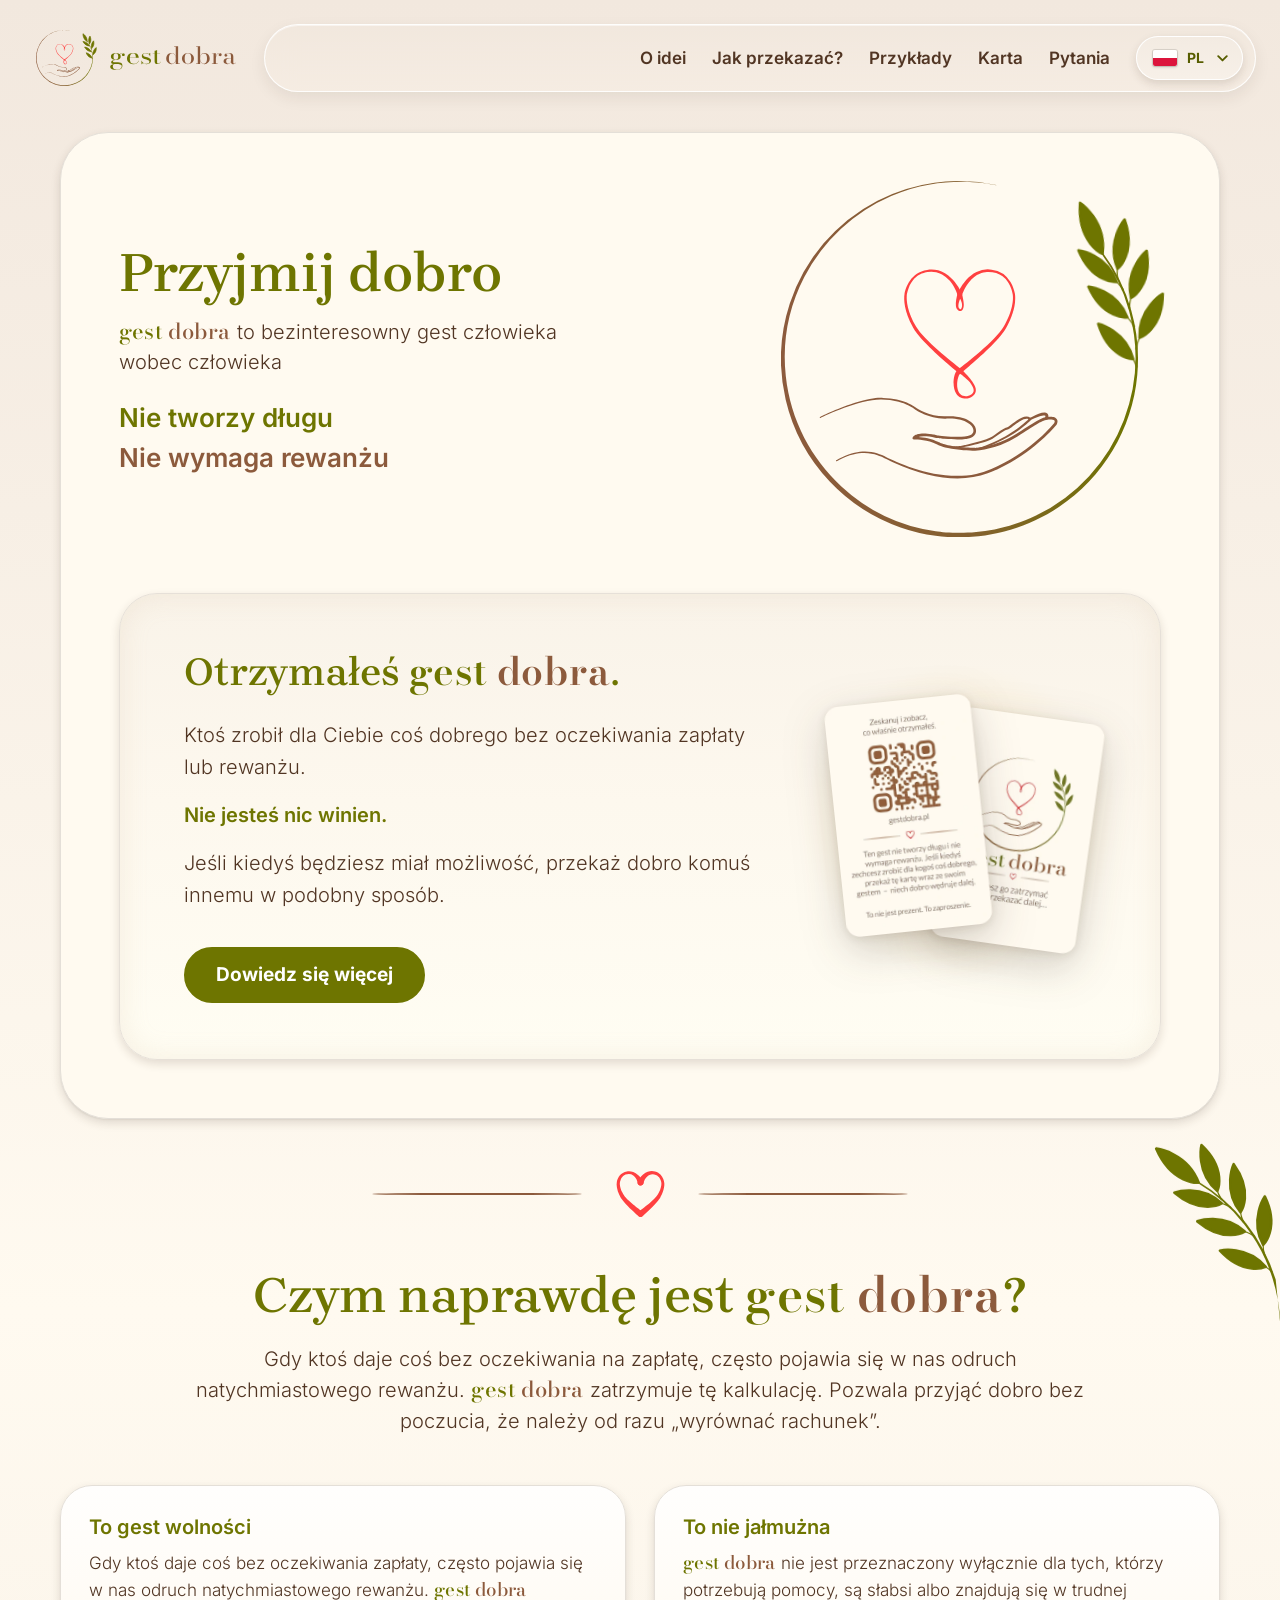
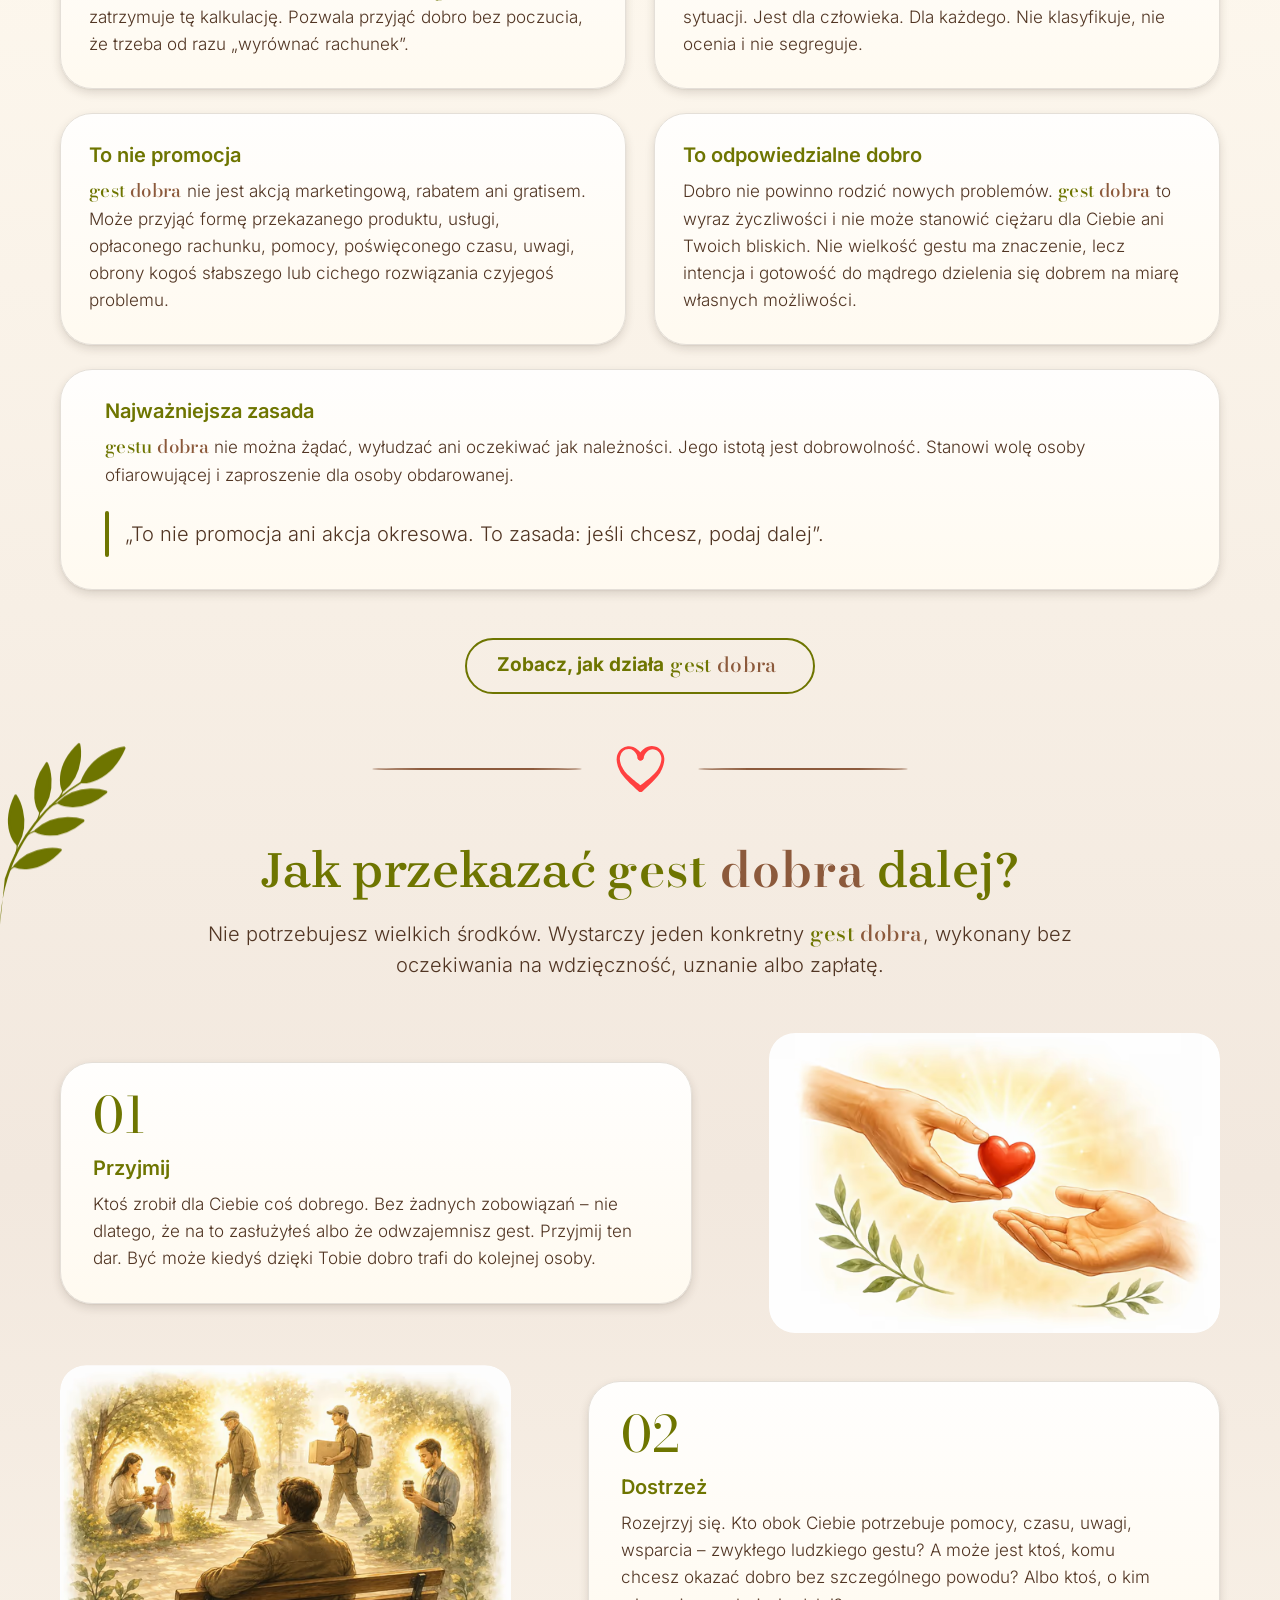
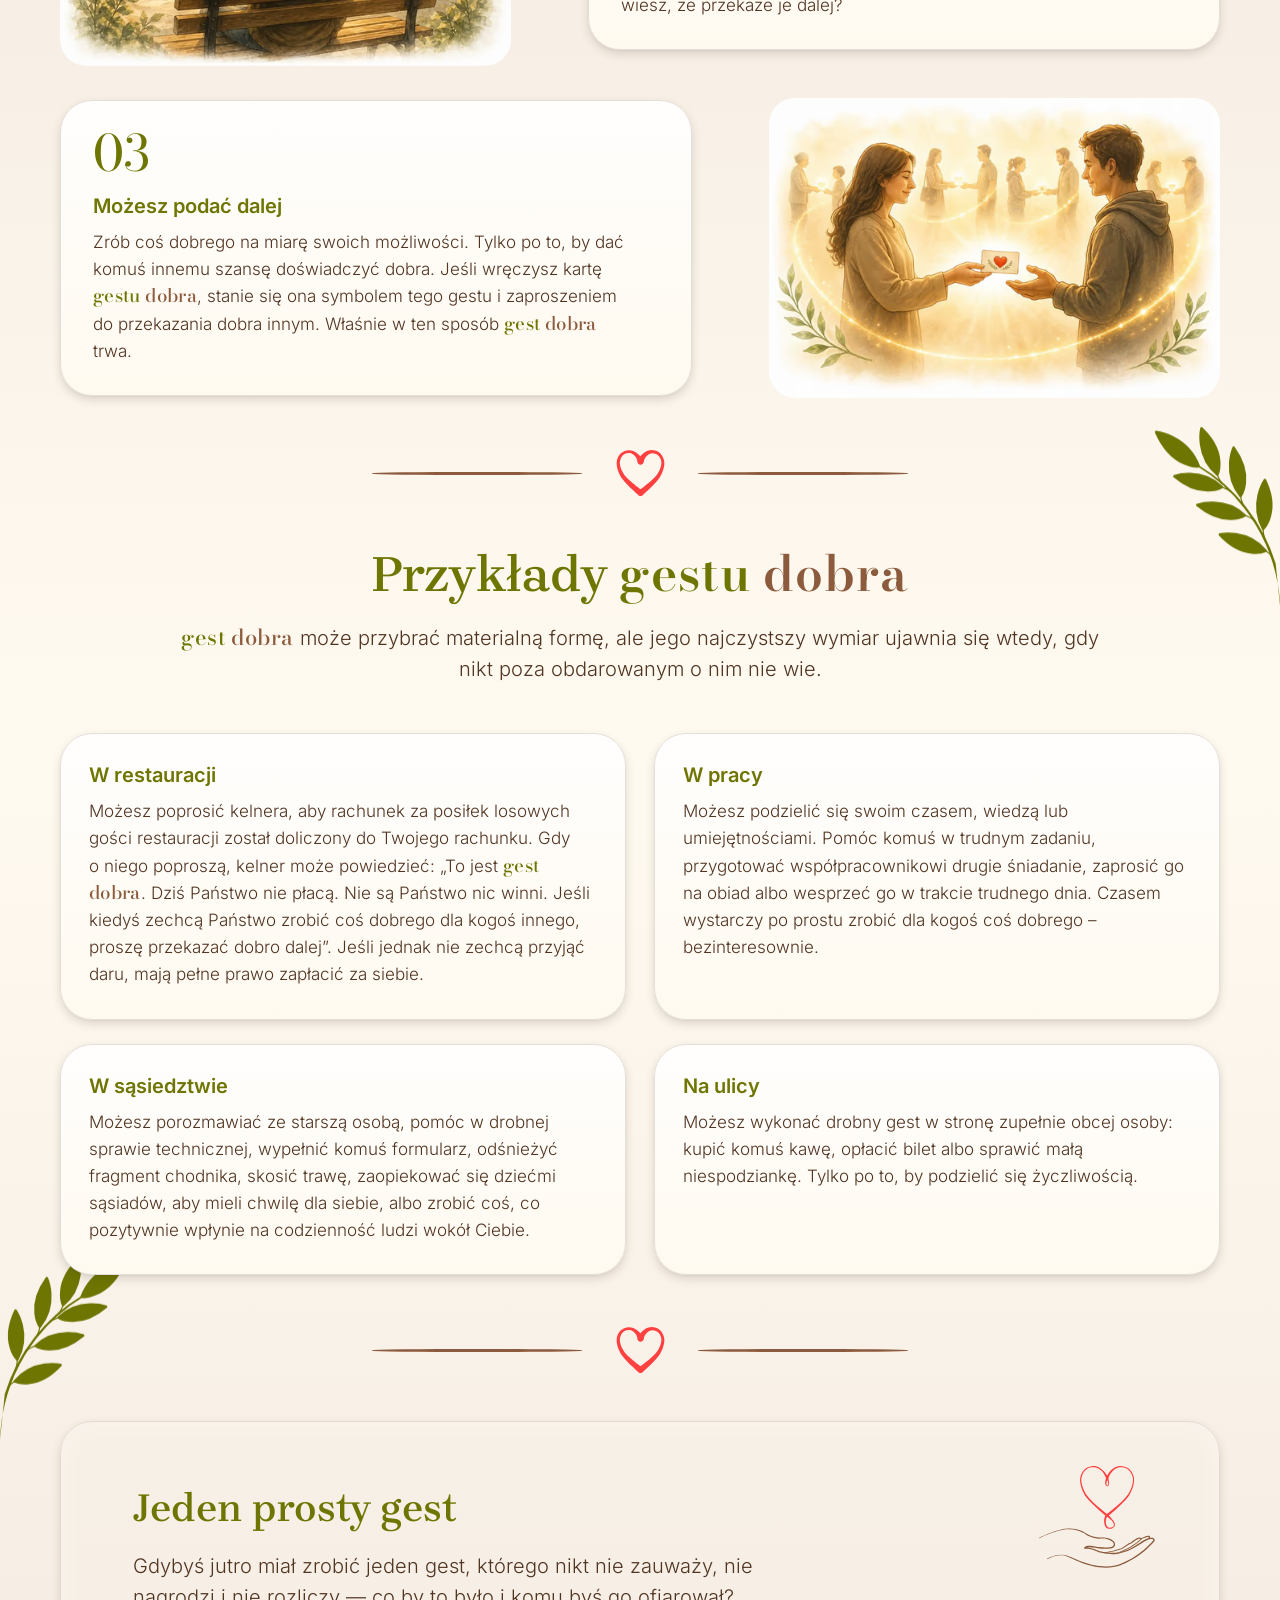
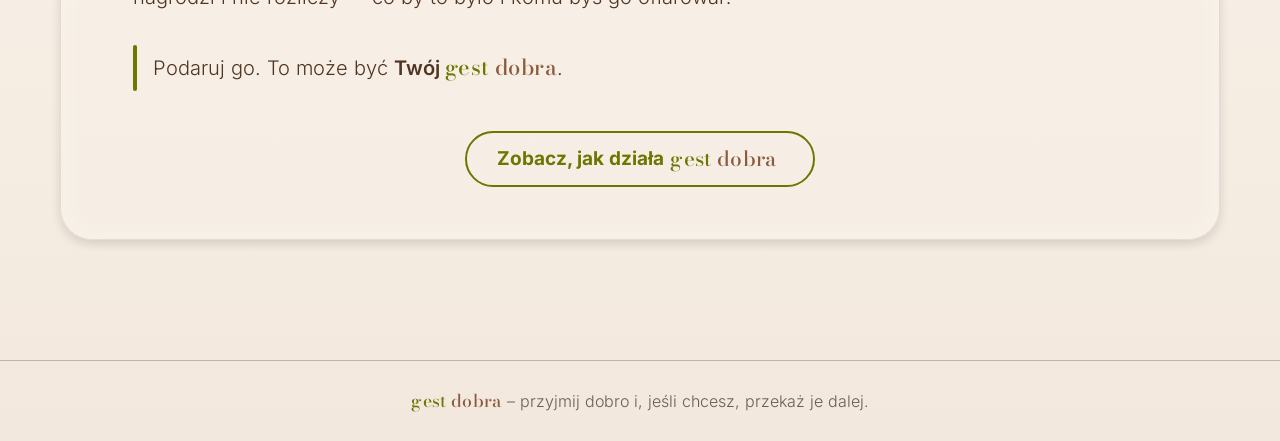
<file: index.html>
<!doctype html>
<html lang="pl" class="no-js">
<head>
  <meta charset="utf-8">
  <meta name="viewport" content="width=device-width, initial-scale=1">
  <script>document.documentElement.className='js';setTimeout(function(){if(!window.__gdReady)document.documentElement.className='no-js'},4000);</script>

  <!-- i18n:head – generowane przez tools/build-i18n.mjs, nie edytuj ręcznie -->
  <title>Gest Dobra – przyjmij dobro i, jeśli chcesz, przekaż je dalej</title>
  <meta name="description" content="Gest Dobra to bezinteresowny gest człowieka wobec człowieka. Nie tworzy długu i nie wymaga rewanżu. Zobacz, jak przyjąć dobro i przekazać je dalej.">
  <meta name="robots" content="index, follow, max-image-preview:large, max-snippet:-1">
  <link rel="canonical" href="https://gestdobra.pl/">
  <link rel="alternate" hreflang="pl" href="https://gestdobra.pl/">
  <link rel="alternate" hreflang="en" href="https://gestdobra.pl/en/">
  <link rel="alternate" hreflang="el" href="https://gestdobra.pl/el/">
  <link rel="alternate" hreflang="ru" href="https://gestdobra.pl/ru/">
  <link rel="alternate" hreflang="x-default" href="https://gestdobra.pl/">
  <meta property="og:type" content="website">
  <meta property="og:locale" content="pl_PL">
  <meta property="og:locale:alternate" content="en_GB">
  <meta property="og:locale:alternate" content="el_GR">
  <meta property="og:locale:alternate" content="ru_RU">
  <meta property="og:site_name" content="Gest Dobra">
  <meta property="og:title" content="Gest Dobra – przyjmij dobro i, jeśli chcesz, przekaż je dalej">
  <meta property="og:description" content="Bezinteresowny gest człowieka wobec człowieka. Nie tworzy długu i nie wymaga rewanżu.">
  <meta property="og:url" content="https://gestdobra.pl/">
  <meta property="og:image" content="https://gestdobra.pl/assets/img/og-image.jpg?v=3">
  <meta property="og:image:width" content="1200">
  <meta property="og:image:height" content="630">
  <meta property="og:image:alt" content="Logo Gest Dobra – serce unoszące się nad otwartą dłonią i hasło „Przyjmij dobro”">
  <meta name="twitter:card" content="summary_large_image">
  <!-- /i18n:head -->
  <meta name="theme-color" content="#F2E8DE">
  <meta name="color-scheme" content="light">
  <meta name="format-detection" content="telephone=no">

  <!-- Ikony -->
  <link rel="icon" href="favicon.ico" sizes="32x32">
  <link rel="icon" href="icon.svg" type="image/svg+xml">
  <link rel="apple-touch-icon" href="apple-touch-icon.png">
  <link rel="manifest" href="site.webmanifest">

  <!-- Fonty hostowane lokalnie (RODO) -->
  <link rel="preload" href="assets/fonts/inter-var-pl.woff2" as="font" type="font/woff2" crossorigin>
  <link rel="preload" href="assets/fonts/brygada-1918-var-pl.woff2" as="font" type="font/woff2" crossorigin>

  <link rel="stylesheet" href="css/style.css?v=1.9.5">
  <script src="js/main.js?v=1.9.5" defer></script>

  <!-- i18n:jsonld – generowane, nie edytuj ręcznie -->
  <script type="application/ld+json">
  {
    "@context": "https://schema.org",
    "@graph": [
      {
        "@type": "Organization",
        "@id": "https://gestdobra.pl/#organization",
        "name": "Gest Dobra",
        "url": "https://gestdobra.pl/",
        "logo": {
          "@type": "ImageObject",
          "url": "https://gestdobra.pl/assets/img/icon-512.png",
          "width": 512,
          "height": 512
        },
        "slogan": "Przyjmij dobro i, jeśli chcesz, przekaż je dalej."
      },
      {
        "@type": "WebSite",
        "@id": "https://gestdobra.pl/#website",
        "url": "https://gestdobra.pl/",
        "name": "Gest Dobra",
        "inLanguage": [
          "pl-PL",
          "en-GB",
          "el-GR",
          "ru-RU"
        ],
        "publisher": {
          "@id": "https://gestdobra.pl/#organization"
        }
      },
      {
        "@type": "WebPage",
        "@id": "https://gestdobra.pl/#webpage",
        "url": "https://gestdobra.pl/",
        "name": "Gest Dobra – przyjmij dobro i, jeśli chcesz, przekaż je dalej",
        "description": "Gest Dobra to bezinteresowny gest człowieka wobec człowieka. Nie tworzy długu i nie wymaga rewanżu. Zobacz, jak przyjąć dobro i przekazać je dalej.",
        "inLanguage": "pl-PL",
        "isPartOf": {
          "@id": "https://gestdobra.pl/#website"
        },
        "about": {
          "@id": "https://gestdobra.pl/#organization"
        },
        "primaryImageOfPage": {
          "@type": "ImageObject",
          "url": "https://gestdobra.pl/assets/img/og-image.jpg?v=3",
          "width": 1200,
          "height": 630
        }
      }
    ]
  }
  </script>
  <!-- /i18n:jsonld -->
</head>
<body>
  <!-- wspólne kształty SVG (ikona serce + dłoń, serce separatora) -->
  <svg class="svg-sprite" aria-hidden="true" focusable="false">
    <defs>
      <g id="gd-hand"><path fill="#8C5A3C" fill-rule="evenodd" d="M60.77 85.63c.8.1 12.74 1.64 16.72-.05.66-.28 2.15-1.04 1.72-3-.04-.16-.2-.93-.98-1.87-.77-.93-2.65-2.3-5.61-3.1-3.42-.9-6.6-.62-7.49-.6-8.74.27-15.56-4.42-16.32-4.96-.2-.14-.31-.26-.83-.61-3.1-2.1-7-3.06-7.28-3.13a36 36 0 0 0-9.3-1.14c-11.01 0-28.55 8.26-31 9.46-.1.05-.11.05-.22.02l-.16-.14Q0 76.4.01 76.3c.04-.14.06-.13.2-.19.75-.38 9.9-4.91 19.3-7.69 7.55-2.23 11.35-2.16 13.08-2.13 10.95.19 16.36 4.51 16.76 4.84 1.34.94 8 5.13 16.16 4.65 1.21-.07 4.98-.31 8.79 1.02 3.21 1.13 4.65 2.74 4.76 2.86a6 6 0 0 1 1.41 2.51c.46 1.78-.03 4.15-3.65 5.06-.81.2-3.95.94-12.55.2a97 97 0 0 1-3.76-.41c-.09-.02-.08-.04-1.02-.23-3.06-.65-6.48-.97-8.59-.39 2.55.17 6.74.76 10.39 2.68.63.33 3.53 1.97 12.96 2.72 3.31.26 5.87.29 5.94.29s10.46-.49 20.9-7.05c3.74-2.36 8.23-5.36 10.85-6.85 2.63-1.5 4.75-2.34 7.5-2.14.63.04 2.66.2 3.12 1.77.28.93-.18 1.86-.42 2.26-.04.07-.03.07-.45.57-1.95 2.31-12.45 14.15-29.2 22.04-.46.22-3.03 1.43-5.86 2.48-12.7 4.74-29.3 3.27-48.62-5.55-3.99-1.82-5.56-2.78-8.24-3.7-4.3-1.46-10.47-2.26-19.58 2.25-.55.27-1.31.69-1.43.75-.1.05-.1.05-.21.02l-.17-.13c0-.07-.04-.14-.02-.21q.04-.1.13-.17s1.53-.84 3.06-1.55c11.07-5.14 17.96-2.33 22.83-.04 5.63 2.64 26.86 12.86 46.3 8.65a42 42 0 0 0 7.85-2.55c18.75-7.84 30.52-21.33 32.36-23.59.09-.14.55-.93.16-1.34-.56-.59-2.47-.63-3.7-.44-3.22.5-6.56 3.05-15.36 8.63a50 50 0 0 1-16.98 6.71 34 34 0 0 1-4.84.65c-.6-.01-6.63-.1-12.17-1.03-5.27-.87-7.02-1.98-7.7-2.32-4.98-2.5-10.98-2.44-11.6-2.43h-.23c-.06-.01-.4-.06-.56-.42-.02-.05-.14-.3 0-.6.03-.06.41-.76 1.42-1.29.6-.31 2.74-1.37 8.63-.41.33.05 1.56.26 2.81.57" clip-rule="evenodd"/><path fill="#8C5A3C" fill-rule="evenodd" d="M107.67 77.3c-.79-.4-2.1-.41-4.63 1.16-2.46 1.53-4.5 3.48-5.76 3.96-.47.18-.91.25-1.79.74-1.43.8-4 2.7-6.19 4.07-.75.47-3.3 1.97-12.2 3.83-2.05.43-4.62.9-5.29.99-1.18.15-2.44.17-2.44.17-.1-.04-.22-.04-.3-.12l-.12-.29q.03-.16.11-.3c.14-.14.16-.12.36-.12.47-.02 1.7-.08 2.69-.26 1.49-.27 3.36-.66 3.65-.72 8.49-1.8 11.38-3.23 11.97-3.51.61-.3.9-.47 2.06-1.25 2.84-1.9 4.63-3.34 6.13-3.94.88-.36.92-.26 1.54-.66 2.52-1.62 7.83-6.93 11.15-4.55.2.14.38.3.42.37a.6.6 0 0 1 .03.67c-.03.05-.06.1-.5.53a52 52 0 0 1-8.4 6.57c-8.13 5.23-15.49 7.4-17.58 8.07-.14.04-.15.04-.28-.03l-.18-.21c.01-.1-.02-.2.03-.28q.08-.1.2-.17c.01 0 1.14-.35 3.3-1.16 12.15-4.6 19.67-11.2 22.02-13.56" clip-rule="evenodd"/><path fill="#8C5A3C" fill-rule="evenodd" d="M116.77 77.4a.8.8 0 0 1-.55-.7c-.03-.24.01-.24.09-.48.01-.05.15-.5.08-.7-.04-.11-.7-.48-3.24.32a32 32 0 0 0-4.67 1.94c-.11.05-.11.06-.23.07a.54.54 0 0 1-.6-.48.6.6 0 0 1 .13-.4c.09-.1.1-.1.23-.17.17-.09 1.15-.61 2.12-1.07 1.8-.86 4.8-2.18 6.46-1.77.17.05 1.9.43 1.24 2.8l-.04.13-.16.28a.8.8 0 0 1-.55.27c-.16.02-.16.02-.31-.03" clip-rule="evenodd"/></g>
      <g id="gd-heart"><path fill="#FF4040" fill-rule="evenodd" d="M73.37 12.29c.1.49.08.52.25 1.3.17.83.16.87.3 1.59l.18 1.04c.04.22.16 1.02.2 1.65a5 5 0 0 1-.43 2.6c-.69 1.47-1.98 1.33-3 .07-.24-.3-.5-.7-.62-1.66-.25-1.94.37-4.52.73-5.87 0-.05.16-.61.17-.65l.1-.18c.03-.06.27-.44.79-.55.07-.01.52-.1.94.2q.15.11.15.14c.13.15.1.17.24.32m-.92 2.88c-.43.99-.86 2.23-.93 3.39-.05.9.15 1.17.18 1.22.26.45.7.88.98.75s.5-.68.53-.75c.35-.88.17-1.9.03-2.55a9 9 0 0 0-.37-1.14l-.3-.7z" clip-rule="evenodd"/><path fill="#FF4040" fill-rule="evenodd" d="M71.28 53.13c-.05-.05-.3-.4-.24-.9q.02-.23.14-.43c.16-.28.18-.27.43-.45 3.35-2.5 18.77-14.4 23.22-21.8 4.86-8.1 5.09-14.42 4.72-16.65-.14-.83-.74-3.92-2.69-6.64-2-2.8-4.34-3.87-5.88-4.36-.46-.14-1.96-.6-4.12-.6-1.57.02-4.9.32-8.23 3.5A21 21 0 0 0 74 11.68c-.35.82-.56 1.44-.61 1.62a1.21 1.21 0 0 1-2.36-.3c-.02-.3-.01-.31.1-.58.23-.56.98-2.23 2.3-4.19.76-1.13 3.27-4.89 7.42-6.9A13.4 13.4 0 0 1 88.7.15a12.9 12.9 0 0 1 9.61 6.26c.11.18 1.62 2.5 2.3 5.87.07.33.47 2 .06 5.16-.6 4.67-2.53 9.33-4.7 13.04-3.43 5.88-13.32 14.72-19.2 19.72-.3.26-2.21 1.88-3.79 3.15-.38.31-.82.25-.9.25-.5-.07-.76-.4-.8-.47" clip-rule="evenodd"/><path fill="#FF4040" fill-rule="evenodd" d="M73.2 53.13c-.05.06-.3.4-.8.46q-.24.03-.47-.03c-.31-.08-.3-.1-.55-.3-1.04-.84-10.78-8.7-17.5-15.89-4.17-4.46-5.35-6.69-5.94-7.75-4.31-7.84-4.7-14.18-4.21-16.92.61-3.47 3.26-11.22 11.7-12.43 2.91-.42 5.98-.16 9.19 1.74a20 20 0 0 1 4.96 4.4 28 28 0 0 1 3.8 6.1q.06.24.07.48a1.2 1.2 0 0 1-1.28 1.14 1.2 1.2 0 0 1-.83-.4c-.24-.27-.2-.3-.31-.64a20 20 0 0 0-.95-2.46c-1.32-2.8-2.72-4.4-2.98-4.71a15 15 0 0 0-4-3.33 12 12 0 0 0-3.01-1.12c-.44-.1-2.02-.45-4.39-.13-2.52.35-4.2 1.38-4.38 1.49-.9.52-3.85 2.34-5.57 7.13 0 .02-.72 1.96-.85 3.63-.18 2.39.23 8.36 4.86 16.01 4.18 6.92 18.41 18.2 23.1 21.74.26.2.28.18.44.45.03.07.24.43.11.91-.06.24-.06.24-.21.43" clip-rule="evenodd"/><path fill="#FF4040" fill-rule="evenodd" d="M72.97 51.42c.19.17.37.33 1.74 1.72.12.13 1 1.01 2.24 2.45.12.13 1.07 1.23 1.8 2.31.58.85 1.37 2.13 1.66 3.45a3.74 3.74 0 0 1-1.73 4.2 8 8 0 0 1-1.89.87c-.38.13-4.27 1.15-6.43-2.38-.9-1.47-1.27-3.46-1.33-5.47a14 14 0 0 1 .57-4.2 5.6 5.6 0 0 1 1.95-2.98c.14-.1.31-.15.34-.16.05-.02.28-.08.56-.03l.19.04c.17.08.15.1.33.18m-.62 2.47c-.78.92-1.27 2.65-1.44 4.32-.06.61-.08 1.87.1 3 .44 2.7 1.78 3.61 2.87 3.96 1.01.33 2 .21 2.5.1.8-.24 2.98-.92 3.02-2.8.01-.75-.24-1.73-1.2-3.14-.3-.45-.9-1.21-1.62-1.96a23 23 0 0 0-2.24-2.02c-1-.8-1.67-1.25-2-1.46" clip-rule="evenodd"/></g>
      <g id="gd-dheart"><path fill="#FF4040" fill-rule="evenodd" d="M331.53 55.54a3.8 3.8 0 0 1-.3-4.14c.51-.9.58-.86 1.43-1.44 6.08-4.22 19.01-13.87 23.05-20.38.05-.07 4.54-6.85 4.7-13.69.01-.56.06-1.66-.65-3.88-.67-2.04-2.66-6.85-8.3-7.8a10 10 0 0 0-5.86.62c-1.54.68-3.73 2.06-5.8 5.8a17 17 0 0 0-1.76 4.81l-.77 1.28a3.7 3.7 0 0 1-2.56 1.2c-.24.01-1.58.08-2.75-.98a3.7 3.7 0 0 1-1.2-2.57c-.06-1.04-.02-1.06.47-1.99.76-1.45 3.16-5.3 6.42-8.1 6.16-5.3 11.93-4.47 14.83-3.76 6.15 1.5 8.76 6.46 9.13 7.1.23.39 2.28 3.88 2.44 7.89.27 6.26-2.71 13.41-5 17.28-.94 1.59-4.32 7.16-19.41 20.89a173 173 0 0 1-2.84 2.54c-.45.22-.86.52-1.34.65-1.47.4-2.6-.25-2.8-.36-.1-.06-.68-.38-1.13-.97" clip-rule="evenodd"/><path fill="#FF4040" fill-rule="evenodd" d="M336.82 50.27c.1.1.63.56.95 1.13.12.2.76 1.33.37 2.8-.2.73-.2.74-.66 1.34a3.8 3.8 0 0 1-3.93 1.33c-1.03-.27-1-.36-1.8-1.05-.74-.64-9.33-8.06-15.65-14.91-5.29-5.73-6.75-8.54-8.06-11.39-2.86-6.18-3.85-12.3-2.97-16.25 1.19-5.36 4.88-11.6 12.45-12.74 3.11-.46 8.34-.7 14.19 4.62a38 38 0 0 1 2.56 2.61 42 42 0 0 1 3.78 5.14c.07.5.23.98.2 1.47a3.7 3.7 0 0 1-1.2 2.56 3.8 3.8 0 0 1-2.75 1c-.22-.02-1.53-.08-2.56-1.22-.53-.58-.8-.5-.77-1.29.01-.22-.16-1.45-.45-2.38-1.29-4.06-3.23-6.19-5.05-7.51a9.4 9.4 0 0 0-5.58-1.78c-6.3.1-8.9 4.3-10.03 7-.36.86-1 2.74-1.07 4.32-.05 1.08-.04 5.36 2.96 11.34 1.89 3.77 3.49 5.5 4.03 6.13 6.66 7.64 20.9 17.67 21.04 17.73m0 0q-.04-.02-.02 0z" clip-rule="evenodd"/></g>
    </defs>
  </svg>
  <a class="skip-link" href="#main" data-i18n="ui.skip">Przejdź do treści</a>

  <header class="site-header" data-header>
    <div class="site-header__inner">
      <a class="logo" href="./" aria-label="Gest Dobra – wróć na początek strony" data-i18n-attr="aria-label:ui.logoLabel">
        <img class="logo__img" src="assets/img/logo.svg" width="229" height="65" alt="Gest Dobra" fetchpriority="high">
      </a>

      <div class="nav-pill">
        <nav class="nav" id="site-nav" aria-label="Główna nawigacja" data-i18n-attr="aria-label:ui.navLabel" data-nav>
          <ul class="nav__list" role="list">
            <li><a class="nav__link" href="#o-idei" data-i18n="nav.idea">O&nbsp;idei</a></li>
            <li><a class="nav__link" href="#jak-przekazac" data-i18n="nav.how">Jak przekazać?</a></li>
            <li><a class="nav__link" href="#przyklady" data-i18n="nav.examples">Przykłady</a></li>
            <li><a class="nav__link" href="./chce-zrozumiec-wiecej.html#dlaczego-karta-jest-wazna" data-i18n="nav.card">Karta</a></li>
            <li><a class="nav__link" href="./chce-zrozumiec-wiecej.html#faq" data-i18n="nav.questions">Pytania</a></li>
          </ul>
        </nav>

        <!-- i18n:lang -->
        <div class="lang" data-lang>
          <button class="lang__toggle" type="button" aria-expanded="false" aria-controls="lang-menu" data-lang-toggle>
            <img class="flag" src="assets/img/flags/pl.svg" width="24" height="16" alt="">
            <span class="lang__code" aria-hidden="true">PL</span>
            <span class="visually-hidden">Język strony: polski. Zmień język</span>
            <svg class="lang__chevron" width="12" height="8" viewBox="0 0 14 9" aria-hidden="true" focusable="false"><path d="M1.5 1.5 7 7l5.5-5.5" fill="none" stroke="currentColor" stroke-width="2.4" stroke-linecap="round" stroke-linejoin="round"/></svg>
          </button>
          <ul class="lang__menu" id="lang-menu" role="list" hidden>
              <li><a class="lang__option is-active" href="./" hreflang="pl" lang="pl" aria-current="page"><img class="flag" src="assets/img/flags/pl.svg" width="24" height="16" alt="" loading="lazy" decoding="async"><span class="lang__code">PL</span><span class="visually-hidden"> – Polski</span><span class="lang__check" aria-hidden="true">✓</span></a></li>
              <li><a class="lang__option" href="./en/" hreflang="en" lang="en-GB"><img class="flag" src="assets/img/flags/uk.svg" width="24" height="16" alt="" loading="lazy" decoding="async"><span class="lang__code">GB</span><span class="visually-hidden"> – English</span></a></li>
              <li><a class="lang__option" href="./el/" hreflang="el" lang="el"><img class="flag" src="assets/img/flags/gr.svg" width="24" height="16" alt="" loading="lazy" decoding="async"><span class="lang__code">GR</span><span class="visually-hidden"> – Ελληνικά</span></a></li>
              <li><a class="lang__option" href="./ru/" hreflang="ru" lang="ru"><img class="flag" src="assets/img/flags/ru.svg" width="24" height="16" alt="" loading="lazy" decoding="async"><span class="lang__code">RU</span><span class="visually-hidden"> – Русский</span></a></li>
          </ul>
        </div>
        <!-- /i18n:lang -->

        <button class="burger" type="button" aria-expanded="false" aria-controls="site-nav" data-label-open="Otwórz menu" data-label-close="Zamknij menu" data-i18n-attr="data-label-open:ui.menuOpen;data-label-close:ui.menuClose" data-burger>
          <span class="burger__box" aria-hidden="true"><span></span><span></span><span></span></span>
          <span class="visually-hidden" data-burger-label data-i18n="ui.menuOpen">Otwórz menu</span>
        </button>
      </div>
    </div>
  </header>

  <main id="main" tabindex="-1">

    <!-- HERO -->
    <section class="hero" aria-labelledby="hero-title">
      <div class="container">
        <div class="hero__card">
          <div class="hero__top">
            <div class="hero__text">
              <h1 class="hero__title anim-load" id="hero-title" data-delay=".15" data-i18n="hero.title">Przyjmij dobro</h1>
              <p class="hero__lead anim-load" data-delay=".3" data-i18n="hero.lead"><span class="brand-name"><span class="brand-name__g">Gest</span> <span class="brand-name__d">Dobra</span></span> to bezinteresowny gest człowieka wobec człowieka</p>
              <ul class="hero__claims" role="list">
                <li class="hero__claim anim-load anim-load--left" data-delay=".45" data-i18n="hero.claim1">Nie tworzy długu</li>
                <li class="hero__claim hero__claim--brown anim-load anim-load--left" data-delay=".6" data-i18n="hero.claim2">Nie wymaga rewanżu</li>
              </ul>
            </div>

            <div class="hero__art art art--hero" role="img" aria-label="Serce unoszące się nad otwartą dłonią, otoczone okręgiem z gałązką oliwną – symbol Gestu Dobra" data-i18n-attr="aria-label:hero.artLabel">
              <svg class="art__layer art__ring" viewBox="0 0 466 437" aria-hidden="true" focusable="false"><defs><linearGradient id="gd-ring" x1="2.33" x2="436.17" y1="217.32" y2="217.32" gradientUnits="userSpaceOnUse"><stop stop-color="#8C5A3C"/><stop offset=".53" stop-color="#85602F"/><stop offset="1" stop-color="#6E7500"/></linearGradient></defs><path fill="url(#gd-ring)" fill-rule="evenodd" d="M263.93 4.92c-.03.12.08.21-.04.19-16.1-3.24-68.91-12.51-128.67 13.22A217 217 0 0 0 28.59 117.7 215 215 0 0 0 5.86 239.24c5.73 54.36 31.65 101.47 67.85 134.97a214 214 0 0 0 115.95 55.19c19.38 2.71 68.7 7.15 123.1-19.1A216 216 0 0 0 420.5 293.06a216 216 0 0 0 6.38-133.77 215 215 0 0 0-34.26-70.6c-.24-.32-.25-.34-.19-.75l.4-.66c.25-.06.5-.22.75-.18.25.03.46.22.66.39a217.5 217.5 0 0 1 42.66 150.45c-6.02 67-42.39 125.85-96.16 161.97-45.88 30.83-99.82 42-151.18 35.15a218 218 0 0 1-43-10.27 219.5 219.5 0 0 1-86.83-56.34 218 218 0 0 1-54-100.27 219.6 219.6 0 0 1 4.94-117.53A219 219 0 0 1 118.3 24.12a216 216 0 0 1 69.87-22.1 219 219 0 0 1 75.76 2.9" clip-rule="evenodd"/></svg>
              <svg class="art__layer art__branch" viewBox="0 0 466 437" aria-hidden="true" focusable="false"><g class="leaf lf1"><path fill="#6E7500" fill-rule="evenodd" stroke="#6E7500" stroke-linecap="round" stroke-linejoin="round" stroke-miterlimit="1.5" stroke-width="3.34" d="M394.22 89.15s-31.81-10.22-32.79-59.6c0 0 34.19 19.1 32.79 59.6" clip-rule="evenodd"/></g><g class="leaf lf2"><path fill="#6E7500" fill-rule="evenodd" d="M413.95 119.2c.04.14.1.28.1.43 0 .06.02.46-.28.8a1.14 1.14 0 0 1-1.6.1 1 1 0 0 1-.33-.52c-.4-1.13-.8-3.65-.81-7.72 0-2.3.02-2.3.03-4.59 0-3.45.11-6.07.13-6.6.01-.13.03-.98.05-1.03.05-.14.06-.3.14-.43a1.13 1.13 0 0 1 1.54-.43 1.15 1.15 0 0 1 .56 1.22c-.09.51-.73 3.53-1 7.32-.35 5.11.68 9.93 1.46 11.43z" clip-rule="evenodd"/><path fill="#6E7500" fill-rule="evenodd" stroke="#6E7500" stroke-linecap="round" stroke-linejoin="round" stroke-miterlimit="1.5" stroke-width="3.33" d="M411.85 107.54s21.7-20.38 3.63-60.5c0 0-20.22 28.42-3.63 60.5" clip-rule="evenodd"/></g><g class="leaf lf3"><path fill="#6E7500" fill-rule="evenodd" d="M418.15 133.7c-.26-.7-1.78-3.68-5.97-7.53a46 46 0 0 0-5.15-3.93c-1.9-1.28-2.44-1.55-2.49-1.6q-.17-.15-.3-.33a1.13 1.13 0 0 1 1.22-1.7c.27.06.46.22.5.25l1.48 1.25c2.44 2.1 4.88 4.35 6.67 5.95 4.31 3.85 5.53 5.79 5.65 5.97.36.53.49.82.5.83q.05.21.07.44a1.13 1.13 0 0 1-1.15 1.11c-.46 0-.73-.28-.78-.33l-.25-.36z" clip-rule="evenodd"/><path fill="#6E7500" fill-rule="evenodd" stroke="#6E7500" stroke-linecap="round" stroke-linejoin="round" stroke-miterlimit="1.5" stroke-width="3.33" d="M410.9 124.16s-29.48 4.18-49.48-35c0 0 34.83 1.98 49.48 35" clip-rule="evenodd"/></g><g class="leaf lf4"><path fill="#6E7500" fill-rule="evenodd" d="M428.45 155.58c.01.14.05.29.03.43a1.14 1.14 0 0 1-2.01.56 1 1 0 0 1-.24-.56c-.2-1.19-.16-3.74.53-7.74.4-2.27.42-2.26.82-4.52.6-3.4 1.16-5.96 1.27-6.47l.22-1.02q.09-.2.21-.4c.05-.05.3-.35.75-.4a1.13 1.13 0 0 1 1.25 1c.03.27-.05.5-.06.54-.18.5-1.33 3.36-2.24 7.05-1.23 4.97-1.04 9.89-.53 11.5v.02" clip-rule="evenodd"/><path fill="#6E7500" fill-rule="evenodd" stroke="#6E7500" stroke-linecap="round" stroke-linejoin="round" stroke-miterlimit="1.5" stroke-width="3.33" d="M428.44 143.25s25.16-15.91 15-58.73c0 0-25.24 24.1-15 58.73" clip-rule="evenodd"/></g><g class="leaf lf5"><path fill="#6E7500" fill-rule="evenodd" d="M431.64 178.37c-.22-.7-1.6-3.76-5.58-7.81a46 46 0 0 0-4.95-4.18c-1.84-1.37-2.36-1.67-2.4-1.72q-.17-.17-.3-.35a1.13 1.13 0 0 1 .46-1.54c.4-.22.79-.11.85-.1.27.09.45.25.48.28l1.42 1.33c2.33 2.2 4.66 4.58 6.37 6.26 4.12 4.07 5.24 6.06 5.35 6.25.33.54.45.84.45.85.02.15.07.3.06.44-.03.46-.32.72-.37.77a1.14 1.14 0 0 1-1.6-.08l-.23-.38z" clip-rule="evenodd"/><path fill="#6E7500" fill-rule="evenodd" stroke="#6E7500" stroke-linecap="round" stroke-linejoin="round" stroke-miterlimit="1.5" stroke-width="3.33" d="M424.02 167.74s-29.43 4.51-49.86-34.46c0 0 34.84 1.61 49.86 34.46" clip-rule="evenodd"/></g><g class="leaf lf6"><path fill="#6E7500" fill-rule="evenodd" d="M437.02 206.06q.02.23-.01.44c-.02.06-.11.45-.5.7-.06.03-.4.25-.86.14-.07-.01-.45-.1-.7-.5a1 1 0 0 1-.18-.57c-.08-1.21.22-3.74 1.33-7.66.62-2.2.65-2.2 1.28-4.4.94-3.32 1.76-5.81 1.93-6.31l.32-.99q.12-.2.25-.37c.05-.05.33-.33.8-.33s.76.29.8.34a1.15 1.15 0 0 1 .22 1.32c-.23.47-1.67 3.2-2.96 6.78-1.74 4.81-2.06 9.73-1.72 11.39z" clip-rule="evenodd"/><path fill="#6E7500" fill-rule="evenodd" stroke="#6E7500" stroke-linecap="round" stroke-linejoin="round" stroke-miterlimit="1.5" stroke-width="3.33" d="M438.97 191.96s27.56-11.26 25.06-55.19c0 0-29.07 19.29-25.06 55.19" clip-rule="evenodd"/></g><g class="leaf lf7"><path fill="#6E7500" fill-rule="evenodd" d="M434.82 227.64c-.1-.74-.9-3.99-4.09-8.7a46 46 0 0 0-4.12-4.99c-1.57-1.67-2.03-2.06-2.06-2.12q-.12-.19-.22-.4c-.02-.06-.15-.43.06-.85.03-.06.21-.42.66-.58.44-.14.8.03.86.06.24.13.4.32.42.35l1.15 1.57c1.9 2.59 3.77 5.34 5.15 7.3 3.32 4.74 4.06 6.9 4.14 7.1.23.6.3.91.3.92q0 .23-.03.45a1.1 1.1 0 0 1-1.37.82c-.45-.1-.65-.44-.69-.5l-.16-.4z" clip-rule="evenodd"/><path fill="#6E7500" fill-rule="evenodd" stroke="#6E7500" stroke-linecap="round" stroke-linejoin="round" stroke-miterlimit="1.5" stroke-width="3.33" d="M431.31 218.55s-29.76.72-45.06-40.54c0 0 34.36 6.04 45.06 40.54" clip-rule="evenodd"/></g></svg>
              <svg class="art__layer art__hand" viewBox="0 0 466 437" aria-hidden="true" focusable="false"><path fill="#8C5A3C" fill-rule="evenodd" d="M191.99 311.96c1.88.25 30.28 3.92 39.75-.1 1.58-.66 5.1-2.48 4.08-7.12-.09-.39-.47-2.23-2.33-4.47-1.83-2.2-6.29-5.46-13.33-7.35-8.12-2.18-15.67-1.5-17.8-1.43-20.78.63-37.01-10.53-38.82-11.8-.47-.34-.74-.63-1.98-1.47-7.34-4.98-16.65-7.27-17.29-7.44a86 86 0 0 0-22.1-2.7c-26.2.02-67.91 19.64-73.75 22.5-.24.11-.25.11-.5.03l-.38-.33c-.01-.17-.09-.34-.03-.5.1-.32.16-.3.46-.44 1.81-.91 23.54-11.69 45.9-18.28 17.95-5.3 27-5.16 31.1-5.08 26.04.45 38.92 10.74 39.87 11.52 3.17 2.24 19 12.2 38.42 11.06 2.88-.17 11.82-.75 20.89 2.42 7.64 2.67 11.06 6.51 11.31 6.8 2.55 2.77 3.23 5.44 3.37 5.97 1.08 4.24-.07 9.87-8.68 12.01-1.94.49-9.4 2.26-29.85.48-4.57-.4-8.8-.94-8.95-.96-.19-.04-.18-.09-2.4-.55-7.3-1.54-15.41-2.3-20.44-.93 6.06.41 16.02 1.8 24.7 6.37 1.51.8 8.4 4.68 30.83 6.47 7.87.63 13.96.69 14.12.69.17 0 24.87-1.15 49.68-16.76 8.9-5.6 19.58-12.75 25.82-16.29 6.25-3.55 11.27-5.55 17.84-5.1 1.48.1 6.31.5 7.41 4.21.66 2.23-.44 4.45-1.01 5.39-.1.15-.07.17-1.07 1.35-4.64 5.5-29.6 33.66-69.43 52.4-1.09.52-7.2 3.4-13.93 5.9-30.22 11.28-69.66 7.76-115.61-13.2-9.47-4.32-13.2-6.61-19.59-8.78-10.24-3.49-24.9-5.39-46.55 5.33-1.3.65-3.13 1.65-3.4 1.8-.23.12-.25.12-.5.05l-.4-.32c-.02-.17-.1-.34-.05-.5.04-.17.19-.29.31-.4 0 0 3.62-2 7.26-3.68 26.33-12.22 42.7-5.54 54.3-.1 13.4 6.27 63.86 30.58 110.06 20.57a100 100 0 0 0 18.68-6.07c44.58-18.63 72.58-50.73 76.95-56.09.2-.33 1.3-2.2.38-3.18-1.33-1.4-5.87-1.5-8.8-1.04-7.65 1.2-15.6 7.25-36.51 20.5a118 118 0 0 1-40.37 15.96 80 80 0 0 1-11.52 1.54c-1.44-.02-15.76-.24-28.94-2.43-12.52-2.09-16.7-4.72-18.32-5.53-11.83-5.93-26.09-5.8-27.56-5.78-.05 0-.44.01-.56 0a1.72 1.72 0 0 1-1.33-2.4c.07-.16.99-1.84 3.38-3.08 1.44-.75 6.5-3.26 20.53-.99.78.13 3.71.61 6.68 1.35" clip-rule="evenodd"/><path fill="#8C5A3C" fill-rule="evenodd" d="M303.5 292.17c-1.88-.96-5.02-.98-11.01 2.76-5.84 3.64-10.68 8.28-13.7 9.42-1.12.42-2.17.6-4.26 1.76-3.4 1.9-9.52 6.42-14.7 9.67-1.79 1.12-7.84 4.68-29.04 9.11a272 272 0 0 1-12.55 2.35c-2.8.37-5.81.4-5.81.4-.24-.08-.52-.1-.7-.27l-.31-.7c.09-.23.1-.51.27-.7.34-.34.38-.29.86-.3 1.12-.04 4.04-.19 6.39-.61 3.54-.64 8-1.58 8.69-1.73 20.17-4.26 27.04-7.66 28.45-8.34a34 34 0 0 0 4.9-2.97c6.75-4.52 11.02-7.93 14.56-9.36 2.1-.85 2.2-.63 3.68-1.58 5.98-3.85 18.62-16.47 26.5-10.82.47.34.9.73 1.02.9.06.07.39.5.24 1.14 0 .04-.05.24-.19.44-.07.12-.13.22-1.17 1.25-2.66 2.64-9.31 8.78-19.98 15.64-19.33 12.43-36.83 17.6-41.81 19.17-.33.1-.35.1-.66-.05l-.42-.51c.02-.22-.04-.46.06-.65.1-.2.32-.3.5-.43 0 0 2.7-.81 7.81-2.75 28.9-10.92 46.78-26.64 52.38-32.24" clip-rule="evenodd"/><path fill="#8C5A3C" fill-rule="evenodd" d="M325.12 292.42c-.11-.04-.75-.25-1.11-.96a2 2 0 0 1-.2-.71c-.05-.6.04-.58.22-1.14.04-.13.37-1.2.2-1.69-.1-.25-1.66-1.13-7.71.77a77 77 0 0 0-11.1 4.6c-.27.14-.27.16-.56.19-.08 0-.52.05-.92-.28-.42-.34-.46-.8-.47-.88-.05-.52.23-.86.28-.92.22-.27.24-.25.55-.42.41-.22 2.74-1.46 5.05-2.55 4.26-2.03 11.42-5.19 15.36-4.2.4.1 4.5 1.03 2.93 6.65-.02.1-.09.31-.1.32-.12.22-.2.46-.37.66-.51.59-1.18.64-1.3.65-.38.03-.38.03-.75-.1" clip-rule="evenodd"/></svg>
              <svg class="art__layer art__heart" viewBox="0 0 466 437" aria-hidden="true" focusable="false"><path fill="#FF4040" fill-rule="evenodd" d="M221.93 137.59c.26 1.16.2 1.23.6 3.1.4 1.97.38 2.05.71 3.77.04.2.18.94.44 2.47.08.52.38 2.44.44 3.92.13 2.67-.19 4.47-1 6.2-1.62 3.49-4.7 3.16-7.12.15-.58-.72-1.2-1.64-1.5-3.95-.57-4.6.9-10.73 1.74-13.94l.42-1.55q.1-.22.22-.42c.1-.16.66-1.07 1.9-1.31a3 3 0 0 1 2.24.48c.25.19.33.28.36.31.3.36.24.4.55.77m-2.19 6.84c-1.02 2.36-2.05 5.32-2.2 8.06-.13 2.14.36 2.8.43 2.92.6 1.07 1.65 2.1 2.32 1.78.69-.31 1.2-1.62 1.26-1.79.85-2.09.42-4.54.08-6.06a23 23 0 0 0-1.6-4.37z" clip-rule="evenodd"/><path fill="#FF4040" fill-rule="evenodd" d="M216.96 234.71c-.1-.14-.72-.94-.57-2.13q.07-.56.35-1.05c.37-.65.42-.62 1.02-1.07 7.95-5.95 44.63-34.23 55.22-51.84 11.55-19.23 12.09-34.27 11.2-39.58-.32-1.97-1.75-9.3-6.39-15.79a26.7 26.7 0 0 0-13.97-10.35 31 31 0 0 0-9.81-1.42c-3.73.03-11.64.73-19.56 8.3-2.5 2.39-7.23 7.54-11 16.35a42 42 0 0 0-1.46 3.86 2.8 2.8 0 0 1-1.5 1.7q-.51.24-1.08.28a3 3 0 0 1-2.1-.75c-.88-.79-.93-1.79-.94-1.96-.04-.7-.02-.71.25-1.36a61 61 0 0 1 5.45-9.95c1.81-2.7 7.8-11.64 17.65-16.42a32 32 0 0 1 18.68-2.8 30.7 30.7 0 0 1 22.84 14.9c.26.42 3.86 5.94 5.48 13.95.15.77 1.1 4.75.14 12.26-1.43 11.11-6.02 22.17-11.18 31-8.17 14-31.67 35-45.66 46.9-.71.61-5.25 4.47-9 7.5-.92.72-1.97.59-2.14.57-1.2-.16-1.81-.96-1.92-1.1" clip-rule="evenodd"/><path fill="#FF4040" fill-rule="evenodd" d="M221.52 234.7a2.9 2.9 0 0 1-3.02 1.03c-.74-.2-.72-.26-1.31-.73-2.47-1.99-25.62-20.69-41.6-37.76-9.92-10.6-12.73-15.92-14.12-18.44-10.26-18.64-11.17-33.72-10.02-40.24 1.45-8.24 7.75-26.66 27.83-29.55 6.92-1 14.21-.38 21.84 4.14 5.82 3.46 9.94 8.24 11.8 10.48a67 67 0 0 1 9.04 14.49c.05.38.18.75.16 1.13-.01.17-.06 1.17-.94 1.96a2.87 2.87 0 0 1-4.08-.19c-.58-.64-.49-.7-.74-1.53a46 46 0 0 0-2.27-5.84c-3.11-6.66-6.46-10.48-7.08-11.2a34 34 0 0 0-9.52-7.91 28 28 0 0 0-7.14-2.68 29 29 0 0 0-10.43-.3c-6 .82-10 3.29-10.42 3.53-2.15 1.26-9.15 5.56-13.24 16.97-.01.03-1.72 4.65-2.03 8.63-.43 5.67.56 19.87 11.55 38.07 9.94 16.44 43.8 43.29 54.95 51.69.6.45.65.42 1.02 1.07.09.15.58 1.02.28 2.16-.15.56-.15.57-.5 1.02" clip-rule="evenodd"/><path fill="#FF4040" fill-rule="evenodd" d="M220.98 230.63c.45.42.89.79 4.15 4.1.3.3 2.39 2.4 5.33 5.81.28.33 2.53 2.94 4.29 5.5 1.37 2.01 3.24 5.06 3.94 8.2 1.36 6.2-2.8 9.11-4.12 9.97-.56.36-2 1.27-4.5 2.1-.9.3-10.14 2.71-15.29-5.66-2.15-3.5-3.03-8.24-3.17-13.01-.02-.59-.07-5.44 1.37-9.97 1.17-3.67 2.84-5.78 4.64-7.1.33-.25.74-.37.81-.4a3 3 0 0 1 1.33-.07c.3.05.4.1.43.11.41.18.38.24.8.42m-1.47 5.88c-1.85 2.2-3.01 6.3-3.4 10.26-.15 1.46-.22 4.44.22 7.13 1.05 6.41 4.24 8.6 6.82 9.43 2.4.77 4.78.5 5.97.23 1.88-.56 7.05-2.19 7.15-6.65.04-1.78-.56-4.12-2.83-7.47a38 38 0 0 0-3.86-4.65c-2-2.05-3.66-3.47-5.33-4.81a58 58 0 0 0-4.74-3.47" clip-rule="evenodd"/></svg>
            </div>
          </div>

          <div class="received anim-load" data-delay=".55">
            <div class="received__text">
              <h2 class="received__title" data-i18n="received.title">Otrzymałeś <span class="brand-name"><span class="brand-name__g">Gest</span> <span class="brand-name__d">Dobra</span></span>.</h2>
              <p data-i18n="received.p1">Ktoś zrobił dla Ciebie coś dobrego bez oczekiwania zapłaty lub rewanżu.</p>
              <p class="received__strong" data-i18n="received.strong">Nie jesteś nic winien.</p>
              <p class="received__last" data-i18n="received.p2">Jeśli kiedyś będziesz miał możliwość, przekaż dobro komuś innemu w&nbsp;podobny sposób.</p>
              <div class="received__cta">
                <a class="btn btn--primary" href="#o-idei" data-i18n="received.cta">Dowiedz się więcej</a>
              </div>
            </div>
            <figure class="received__cards" data-reveal="cards">
              <div class="karta__cards karta__cards--received">
                <img class="karta__card karta__card--back" src="assets/img/jak-dziala/karta-tyl.webp" width="326" height="512" alt="Tył karty Gestu Dobra: kod QR prowadzący na gestdobra.pl i krótkie wyjaśnienie idei" data-i18n-attr="alt:sub.card.backAlt" loading="lazy" decoding="async">
                <img class="karta__card karta__card--front" src="assets/img/jak-dziala/karta-przod.webp" width="326" height="512" alt="Przód karty Gestu Dobra: logo z sercem nad dłonią i napis „Możesz go zatrzymać albo przekazać dalej…”" data-i18n-attr="alt:sub.card.frontAlt" loading="lazy" decoding="async">
              </div>
            </figure>
          </div>
        </div>
      </div>
    </section>

    <!-- O IDEI -->
    <section class="section section--idea" id="o-idei" aria-labelledby="o-idei-title">
      <div class="leaf leaf--right leaf--idea" aria-hidden="true" data-parallax="0.06">
        <img src="assets/img/leaf-right.svg" width="200" height="288" alt="" loading="lazy" decoding="async" data-reveal="leaf">
      </div>

      <div class="container">
        <div class="divider" aria-hidden="true" data-reveal="divider">
          <span class="divider__line"></span>
          <svg class="divider__heart" viewBox="304 0 60 57" width="60" height="57" focusable="false"><mask id="dh-1" maskUnits="userSpaceOnUse" x="296" y="-8" width="76" height="73"><path class="divider__draw" pathLength="100" transform="translate(304 0)" d="M30.2 18.6C29.6 10.2 23.4 3.4 15.6 3.4 8 3.4 2.6 9.6 2.6 17.6c0 11.6 12.6 21.4 27.4 36 14.4-14.4 27.4-24.4 27.4-36 0-8-5.4-14.2-13-14.2-7.8 0-13.6 6.8-14.2 15.2Z" fill="none" stroke="#fff" stroke-width="10" stroke-linecap="round" stroke-linejoin="round"/></mask><use href="#gd-dheart" mask="url(#dh-1)"/></svg>
          <span class="divider__line"></span>
        </div>

        <header class="section__head">
          <h2 class="section__title" id="o-idei-title" data-split data-i18n="idea.title">Czym naprawdę jest <span class="brand-name"><span class="brand-name__g">Gest</span> <span class="brand-name__d">Dobra</span></span>?</h2>
          <p class="section__lead" data-reveal="up" data-delay=".25" data-i18n="idea.lead">Gdy ktoś daje coś bez oczekiwania na zapłatę, często pojawia się w&nbsp;nas odruch natychmiastowego rewanżu. <span class="brand-name"><span class="brand-name__g">Gest</span> <span class="brand-name__d">Dobra</span></span> zatrzymuje tę kalkulację. Pozwala przyjąć dobro bez poczucia, że należy od razu „wyrównać rachunek”.</p>
        </header>

        <div class="cards" data-stagger>
          <article class="card" data-reveal="up">
            <h3 class="card__title" data-i18n="idea.c1t">To gest wolności</h3>
            <p data-i18n="idea.c1">Gdy ktoś daje coś bez oczekiwania zapłaty, często pojawia się w&nbsp;nas odruch natychmiastowego rewanżu. <span class="brand-name"><span class="brand-name__g">Gest</span> <span class="brand-name__d">Dobra</span></span> zatrzymuje tę kalkulację. Pozwala przyjąć dobro bez poczucia, że trzeba od razu „wyrównać rachunek”.</p>
          </article>
          <article class="card" data-reveal="up">
            <h3 class="card__title" data-i18n="idea.c2t">To nie jałmużna</h3>
            <p data-i18n="idea.c2"><span class="brand-name"><span class="brand-name__g">Gest</span> <span class="brand-name__d">Dobra</span></span> nie jest przeznaczony wyłącznie dla tych, którzy potrzebują pomocy, są słabsi albo znajdują się w&nbsp;trudnej sytuacji. Jest dla człowieka. Dla każdego. Nie klasyfikuje, nie ocenia i&nbsp;nie segreguje.</p>
          </article>
          <article class="card" data-reveal="up">
            <h3 class="card__title" data-i18n="idea.c3t">To nie promocja</h3>
            <p data-i18n="idea.c3"><span class="brand-name"><span class="brand-name__g">Gest</span> <span class="brand-name__d">Dobra</span></span> nie jest akcją marketingową, rabatem ani gratisem. Może przyjąć formę przekazanego produktu, usługi, opłaconego rachunku, pomocy, poświęconego czasu, uwagi, obrony kogoś słabszego lub cichego rozwiązania czyjegoś problemu.</p>
          </article>
          <article class="card" data-reveal="up">
            <h3 class="card__title" data-i18n="idea.c4t">To odpowiedzialne dobro</h3>
            <p data-i18n="idea.c4">Dobro nie powinno rodzić nowych problemów. <span class="brand-name"><span class="brand-name__g">Gest</span> <span class="brand-name__d">Dobra</span></span> to wyraz życzliwości i&nbsp;nie może stanowić ciężaru dla Ciebie ani Twoich bliskich. Nie wielkość gestu ma znaczenie, lecz intencja i&nbsp;gotowość do mądrego dzielenia się dobrem na miarę własnych możliwości.</p>
          </article>
          <article class="card card--wide card--principle" data-reveal="up">
            <h3 class="card__title" data-i18n="idea.c5t">Najważniejsza zasada</h3>
            <p data-i18n="idea.c5"><span class="brand-name"><span class="brand-name__g">Gestu</span> <span class="brand-name__d">Dobra</span></span> nie można żądać, wyłudzać ani oczekiwać jak należności. Jego istotą jest dobrowolność. Stanowi wolę osoby ofiarowującej i&nbsp;zaproszenie dla osoby obdarowanej.</p>
            <blockquote class="quote" data-reveal="quote">
              <p data-i18n="idea.quote">„To nie promocja ani akcja okresowa. To zasada: jeśli chcesz, podaj dalej”.</p>
            </blockquote>
          </article>
        </div>

        <div class="section__cta" data-reveal="up">
          <a class="btn btn--outline" href="./chce-zrozumiec-wiecej.html" data-i18n="idea.cta">Zobacz, jak działa <span class="brand-name"><span class="brand-name__g">Gest</span> <span class="brand-name__d">Dobra</span></span></a>
        </div>
      </div>
    </section>

    <!-- JAK PRZEKAZAĆ -->
    <section class="section section--how" id="jak-przekazac" aria-labelledby="jak-przekazac-title">
      <div class="leaf leaf--left leaf--how" aria-hidden="true" data-parallax="0.05">
        <img src="assets/img/leaf-left.svg" width="200" height="288" alt="" loading="lazy" decoding="async" data-reveal="leaf">
      </div>

      <div class="container">
        <div class="divider" aria-hidden="true" data-reveal="divider">
          <span class="divider__line"></span>
          <svg class="divider__heart" viewBox="304 0 60 57" width="60" height="57" focusable="false"><mask id="dh-2" maskUnits="userSpaceOnUse" x="296" y="-8" width="76" height="73"><path class="divider__draw" pathLength="100" transform="translate(304 0)" d="M30.2 18.6C29.6 10.2 23.4 3.4 15.6 3.4 8 3.4 2.6 9.6 2.6 17.6c0 11.6 12.6 21.4 27.4 36 14.4-14.4 27.4-24.4 27.4-36 0-8-5.4-14.2-13-14.2-7.8 0-13.6 6.8-14.2 15.2Z" fill="none" stroke="#fff" stroke-width="10" stroke-linecap="round" stroke-linejoin="round"/></mask><use href="#gd-dheart" mask="url(#dh-2)"/></svg>
          <span class="divider__line"></span>
        </div>

        <header class="section__head">
          <h2 class="section__title" id="jak-przekazac-title" data-split data-i18n="how.title">Jak przekazać <span class="brand-name"><span class="brand-name__g">Gest</span> <span class="brand-name__d">Dobra</span></span> dalej?</h2>
          <p class="section__lead" data-reveal="up" data-delay=".25" data-i18n="how.lead">Nie potrzebujesz wielkich środków. Wystarczy jeden konkretny <span class="brand-name"><span class="brand-name__g">gest</span> <span class="brand-name__d">dobra</span></span>, wykonany bez oczekiwania na wdzięczność, uznanie albo zapłatę.</p>
        </header>

        <ol class="steps" role="list">
          <li class="step">
            <article class="step__card card" aria-labelledby="krok-1" data-reveal="left">
              <span class="step__num" aria-hidden="true">01</span>
              <h3 class="step__title" id="krok-1"><span class="visually-hidden" data-i18n-tpl="{ui.step} 1: ">Krok 1: </span><span data-i18n="how.s1t">Przyjmij</span></h3>
              <p data-i18n="how.s1">Ktoś zrobił dla Ciebie coś dobrego. Bez żadnych zobowiązań – nie dlatego, że na to zasłużyłeś albo że odwzajemnisz gest. Przyjmij ten dar. Być może kiedyś dzięki Tobie dobro trafi do kolejnej osoby.</p>
            </article>
            <figure class="step__media" data-reveal="wipe-right">
              <picture>
                <source srcset="assets/img/step-01-przyjmij-560.avif 560w, assets/img/step-01-przyjmij-1100.avif 1100w" sizes="(max-width: 860px) min(520px, calc(100vw - 32px)), 460px" type="image/avif">
                <img src="assets/img/step-01-przyjmij-560.webp" srcset="assets/img/step-01-przyjmij-560.webp 560w, assets/img/step-01-przyjmij-1100.webp 1100w" sizes="(max-width: 860px) min(520px, calc(100vw - 32px)), 460px" width="1100" height="733" data-i18n-attr="alt:how.s1alt" alt="Ilustracja: jedna dłoń podaje czerwone serce drugiej, otwartej dłoni w&nbsp;ciepłym świetle." loading="lazy" decoding="async">
              </picture>
            </figure>
          </li>

          <li class="step step--reverse">
            <article class="step__card card" aria-labelledby="krok-2" data-reveal="right">
              <span class="step__num" aria-hidden="true">02</span>
              <h3 class="step__title" id="krok-2"><span class="visually-hidden" data-i18n-tpl="{ui.step} 2: ">Krok 2: </span><span data-i18n="how.s2t">Dostrzeż</span></h3>
              <p data-i18n="how.s2">Rozejrzyj się. Kto obok Ciebie potrzebuje pomocy, czasu, uwagi, wsparcia – zwykłego ludzkiego gestu? A&nbsp;może jest ktoś, komu chcesz okazać dobro bez szczególnego powodu? Albo ktoś, o&nbsp;kim wiesz, że przekaże je dalej?</p>
            </article>
            <figure class="step__media" data-reveal="wipe-left">
              <picture>
                <source srcset="assets/img/step-02-dostrzez-560.avif 560w, assets/img/step-02-dostrzez-1100.avif 1100w" sizes="(max-width: 860px) min(520px, calc(100vw - 32px)), 460px" type="image/avif">
                <img src="assets/img/step-02-dostrzez-560.webp" srcset="assets/img/step-02-dostrzez-560.webp 560w, assets/img/step-02-dostrzez-1100.webp 1100w" sizes="(max-width: 860px) min(520px, calc(100vw - 32px)), 460px" width="1100" height="733" data-i18n-attr="alt:how.s2alt" alt="Ilustracja: mężczyzna siedzi na ławce w&nbsp;parku i&nbsp;obserwuje ludzi wokół – mamę z&nbsp;córką, starszego pana z&nbsp;laską, kuriera z&nbsp;paczką i&nbsp;baristę z&nbsp;kawą." loading="lazy" decoding="async">
              </picture>
            </figure>
          </li>

          <li class="step">
            <article class="step__card card" aria-labelledby="krok-3" data-reveal="left">
              <span class="step__num" aria-hidden="true">03</span>
              <h3 class="step__title" id="krok-3"><span class="visually-hidden" data-i18n-tpl="{ui.step} 3: ">Krok 3: </span><span data-i18n="how.s3t">Możesz podać dalej</span></h3>
              <p data-i18n="how.s3">Zrób coś dobrego na miarę swoich możliwości. Tylko po to, by dać komuś innemu szansę doświadczyć dobra. Jeśli wręczysz kartę <span class="brand-name"><span class="brand-name__g">Gestu</span> <span class="brand-name__d">Dobra</span></span>, stanie się ona symbolem tego gestu i&nbsp;zaproszeniem do przekazania dobra innym. Właśnie w&nbsp;ten sposób <span class="brand-name"><span class="brand-name__g">Gest</span> <span class="brand-name__d">Dobra</span></span> trwa.</p>
            </article>
            <figure class="step__media" data-reveal="wipe-right">
              <picture>
                <source srcset="assets/img/step-03-podaj-dalej-560.avif 560w, assets/img/step-03-podaj-dalej-1100.avif 1100w" sizes="(max-width: 860px) min(520px, calc(100vw - 32px)), 460px" type="image/avif">
                <img src="assets/img/step-03-podaj-dalej-560.webp" srcset="assets/img/step-03-podaj-dalej-560.webp 560w, assets/img/step-03-podaj-dalej-1100.webp 1100w" sizes="(max-width: 860px) min(520px, calc(100vw - 32px)), 460px" width="1100" height="733" data-i18n-attr="alt:how.s3alt" alt="Ilustracja: kobieta wręcza mężczyźnie kartę z&nbsp;sercem, a&nbsp;w&nbsp;tle kolejne pary przekazują sobie dobro dalej." loading="lazy" decoding="async">
              </picture>
            </figure>
          </li>
        </ol>
      </div>
    </section>

    <!-- PRZYKŁADY -->
    <section class="section section--examples" id="przyklady" aria-labelledby="przyklady-title">
      <div class="leaf leaf--right leaf--examples" aria-hidden="true" data-parallax="0.06">
        <img src="assets/img/leaf-right.svg" width="200" height="288" alt="" loading="lazy" decoding="async" data-reveal="leaf">
      </div>

      <div class="container">
        <div class="divider" aria-hidden="true" data-reveal="divider">
          <span class="divider__line"></span>
          <svg class="divider__heart" viewBox="304 0 60 57" width="60" height="57" focusable="false"><mask id="dh-3" maskUnits="userSpaceOnUse" x="296" y="-8" width="76" height="73"><path class="divider__draw" pathLength="100" transform="translate(304 0)" d="M30.2 18.6C29.6 10.2 23.4 3.4 15.6 3.4 8 3.4 2.6 9.6 2.6 17.6c0 11.6 12.6 21.4 27.4 36 14.4-14.4 27.4-24.4 27.4-36 0-8-5.4-14.2-13-14.2-7.8 0-13.6 6.8-14.2 15.2Z" fill="none" stroke="#fff" stroke-width="10" stroke-linecap="round" stroke-linejoin="round"/></mask><use href="#gd-dheart" mask="url(#dh-3)"/></svg>
          <span class="divider__line"></span>
        </div>

        <header class="section__head">
          <h2 class="section__title" id="przyklady-title" data-split data-i18n="ex.title">Przykłady <span class="brand-name"><span class="brand-name__g">Gestu</span> <span class="brand-name__d">Dobra</span></span></h2>
          <p class="section__lead" data-reveal="up" data-delay=".25" data-i18n="ex.lead"><span class="brand-name"><span class="brand-name__g">Gest</span> <span class="brand-name__d">Dobra</span></span> może przybrać materialną formę, ale jego najczystszy wymiar ujawnia się wtedy, gdy nikt poza obdarowanym o&nbsp;nim nie wie.</p>
        </header>

        <div class="cards cards--examples" data-stagger>
          <article class="card card--example" data-reveal="up">
            <h3 class="card__title" data-i18n="ex.e1t">W&nbsp;restauracji</h3>
            <p data-i18n="ex.e1">Możesz poprosić kelnera, aby rachunek za posiłek losowych gości restauracji został doliczony do Twojego rachunku. Gdy o&nbsp;niego poproszą, kelner może powiedzieć: „To jest <span class="brand-name"><span class="brand-name__g">Gest</span> <span class="brand-name__d">Dobra</span></span>. Dziś Państwo nie płacą. Nie są Państwo nic winni. Jeśli kiedyś zechcą Państwo zrobić coś dobrego dla kogoś innego, proszę przekazać dobro dalej”. Jeśli jednak nie zechcą przyjąć daru, mają pełne prawo zapłacić za siebie.</p>
          </article>
          <article class="card card--example" data-reveal="up">
            <h3 class="card__title" data-i18n="ex.e2t">W&nbsp;pracy</h3>
            <p data-i18n="ex.e2">Możesz podzielić się swoim czasem, wiedzą lub umiejętnościami. Pomóc komuś w&nbsp;trudnym zadaniu, przygotować współpracownikowi drugie śniadanie, zaprosić go na obiad albo wesprzeć go w&nbsp;trakcie trudnego dnia. Czasem wystarczy po prostu zrobić dla kogoś coś dobrego – bezinteresownie.</p>
          </article>
          <article class="card card--example" data-reveal="up">
            <h3 class="card__title" data-i18n="ex.e3t">W&nbsp;sąsiedztwie</h3>
            <p data-i18n="ex.e3">Możesz porozmawiać ze starszą osobą, pomóc w&nbsp;drobnej sprawie technicznej, wypełnić komuś formularz, odśnieżyć fragment chodnika, skosić trawę, zaopiekować się dziećmi sąsiadów, aby mieli chwilę dla siebie, albo zrobić coś, co pozytywnie wpłynie na codzienność ludzi wokół Ciebie.</p>
          </article>
          <article class="card card--example" data-reveal="up">
            <h3 class="card__title" data-i18n="ex.e4t">Na ulicy</h3>
            <p data-i18n="ex.e4">Możesz wykonać drobny gest w&nbsp;stronę zupełnie obcej osoby: kupić komuś kawę, opłacić bilet albo sprawić małą niespodziankę. Tylko po to, by podzielić się życzliwością.</p>
          </article>
        </div>
      </div>
    </section>

    <!-- CTA -->
    <section class="section section--cta" aria-labelledby="cta-title">
      <div class="leaf leaf--left leaf--cta" aria-hidden="true" data-parallax="0.05">
        <img src="assets/img/leaf-left.svg" width="200" height="288" alt="" loading="lazy" decoding="async" data-reveal="leaf">
      </div>

      <div class="container">
        <div class="divider" aria-hidden="true" data-reveal="divider">
          <span class="divider__line"></span>
          <svg class="divider__heart" viewBox="304 0 60 57" width="60" height="57" focusable="false"><mask id="dh-4" maskUnits="userSpaceOnUse" x="296" y="-8" width="76" height="73"><path class="divider__draw" pathLength="100" transform="translate(304 0)" d="M30.2 18.6C29.6 10.2 23.4 3.4 15.6 3.4 8 3.4 2.6 9.6 2.6 17.6c0 11.6 12.6 21.4 27.4 36 14.4-14.4 27.4-24.4 27.4-36 0-8-5.4-14.2-13-14.2-7.8 0-13.6 6.8-14.2 15.2Z" fill="none" stroke="#fff" stroke-width="10" stroke-linecap="round" stroke-linejoin="round"/></mask><use href="#gd-dheart" mask="url(#dh-4)"/></svg>
          <span class="divider__line"></span>
        </div>

        <div class="cta-card" data-reveal="scale">
          <div class="cta-card__icon art art--icon" aria-hidden="true">
              <svg class="art__layer art__hand" viewBox="0 0 123 108" focusable="false"><use href="#gd-hand"/></svg>
              <svg class="art__layer art__heart" viewBox="0 0 123 108" focusable="false"><use href="#gd-heart"/></svg>
            </div>
          <h2 class="cta-card__title" id="cta-title" data-split data-i18n="cta.title">Jeden prosty gest</h2>
          <p class="cta-card__text" data-reveal="up" data-delay=".3" data-i18n="cta.text">Gdybyś jutro miał zrobić jeden gest, którego nikt nie zauważy, nie nagrodzi i&nbsp;nie rozliczy — co by to było i&nbsp;komu byś go ofiarował?</p>
          <blockquote class="quote quote--cta" data-reveal="quote" data-delay=".45">
            <p data-i18n="cta.quoteHtml">Podaruj go. To może być <strong>Twój <span class="brand-name"><span class="brand-name__g">Gest</span> <span class="brand-name__d">Dobra</span></span></strong>.</p>
          </blockquote>
          <div class="cta-card__actions" data-reveal="up" data-delay=".6">
            <a class="btn btn--outline" href="./chce-zrozumiec-wiecej.html" data-i18n="cta.btn">Zobacz, jak działa <span class="brand-name"><span class="brand-name__g">Gest</span> <span class="brand-name__d">Dobra</span></span></a>
          </div>
        </div>
      </div>
    </section>
  </main>

  <footer class="site-footer">
    <div class="container">
      <p data-i18n="footer"><span class="brand-name"><span class="brand-name__g">Gest</span> <span class="brand-name__d">Dobra</span></span> – przyjmij dobro i, jeśli chcesz, przekaż je dalej.</p>
    </div>
  </footer>
</body>
</html>
</file>
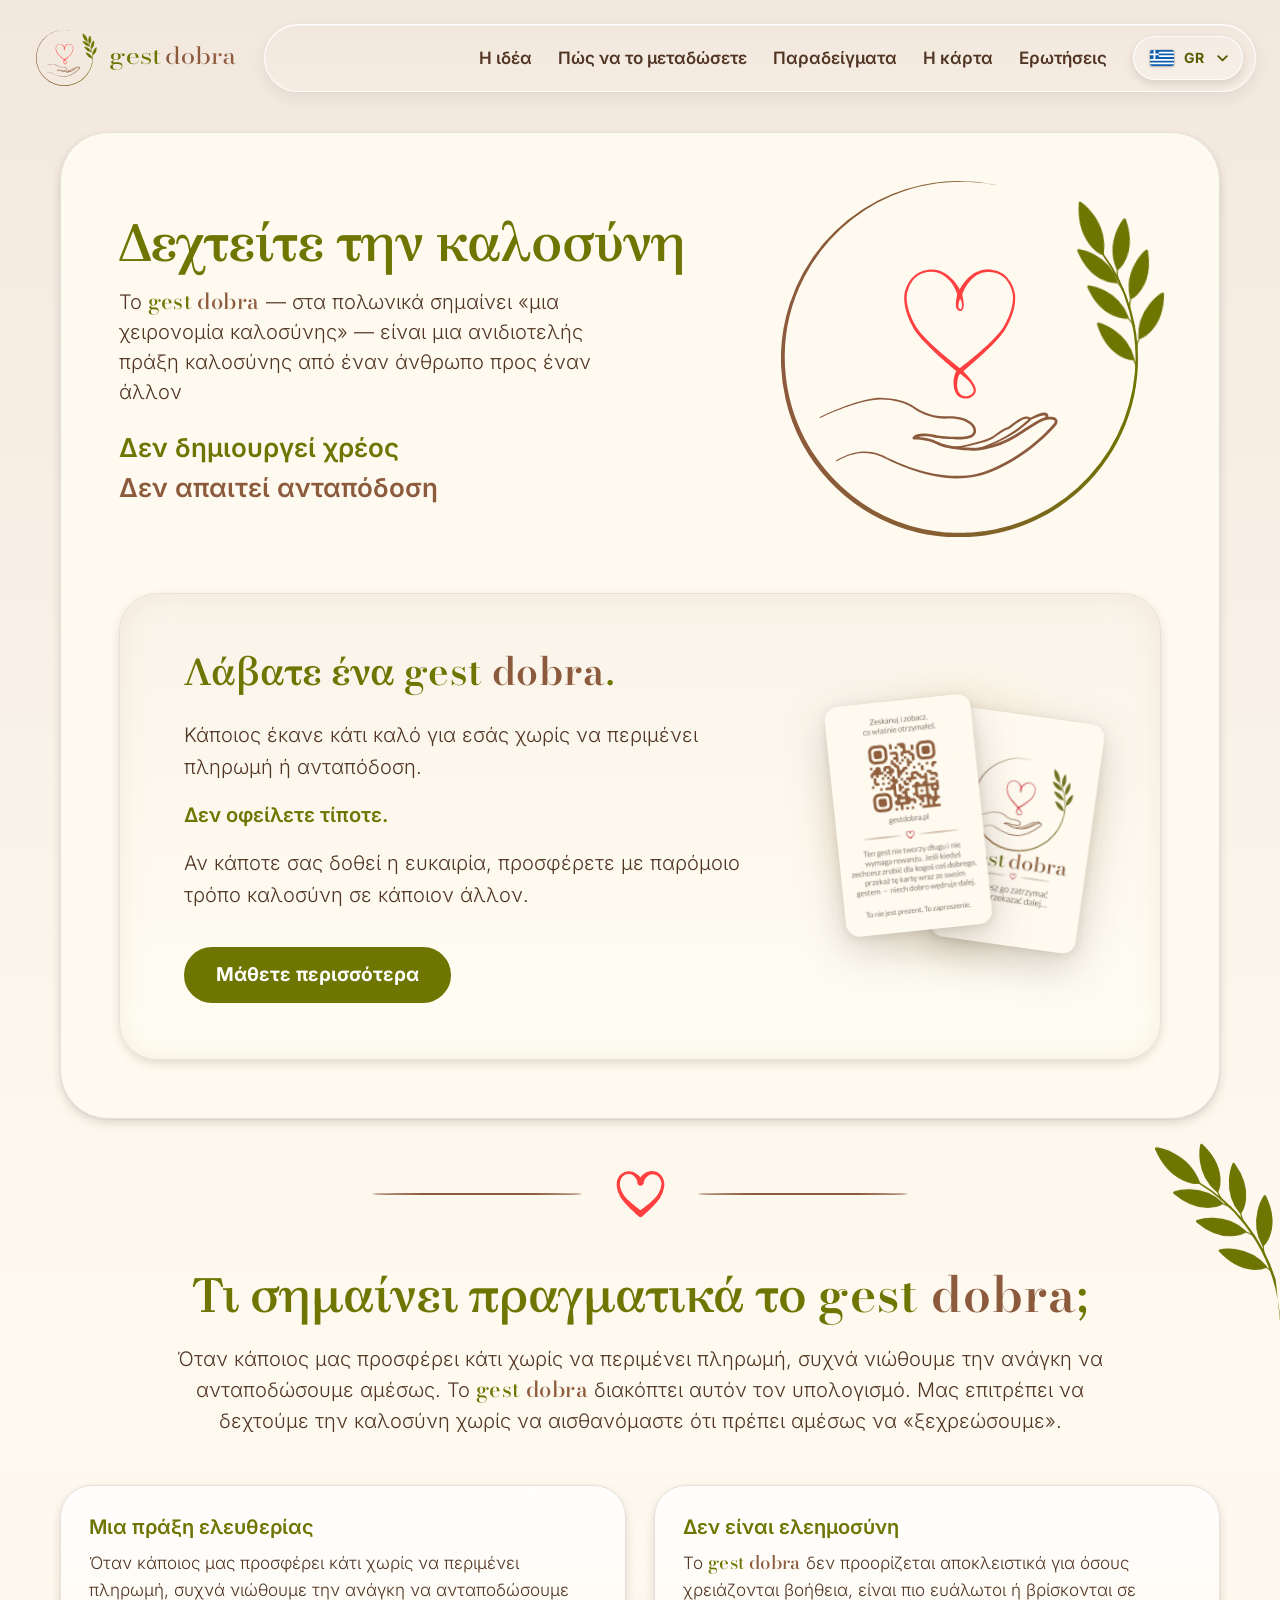
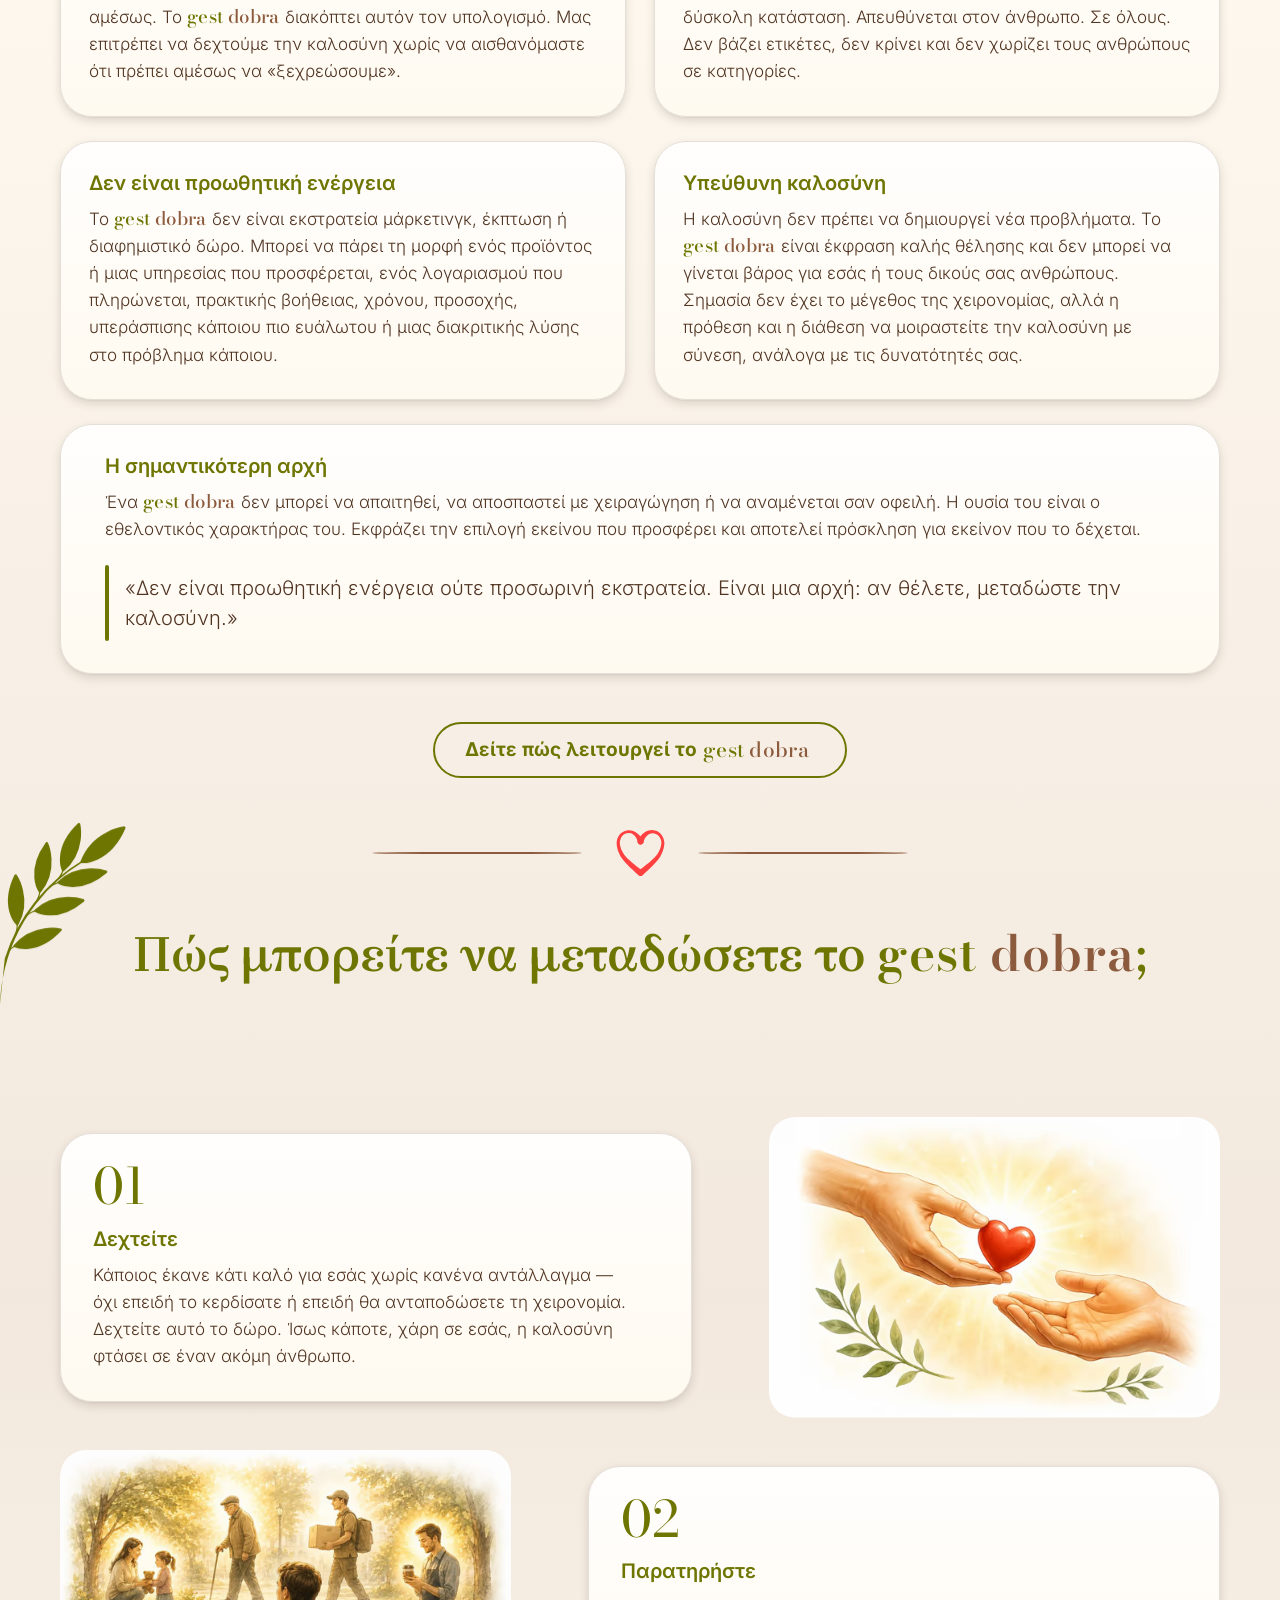
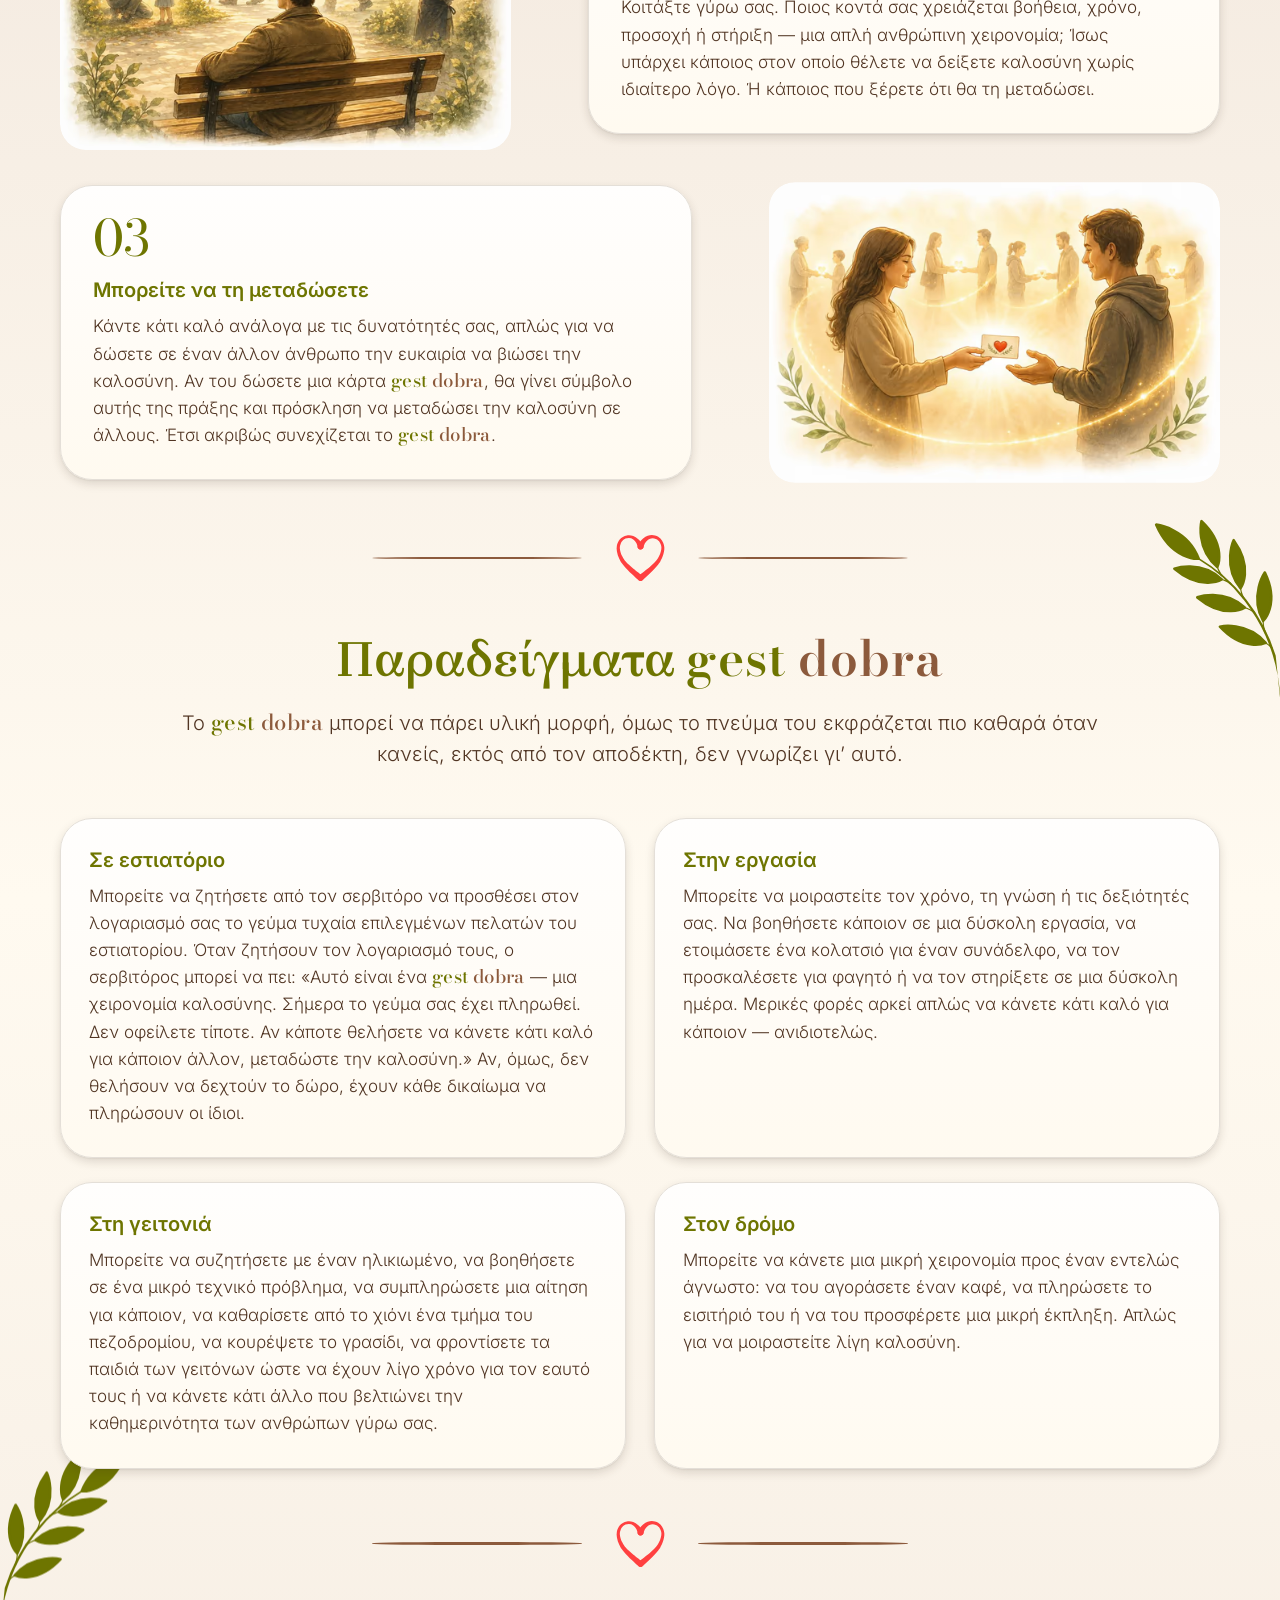
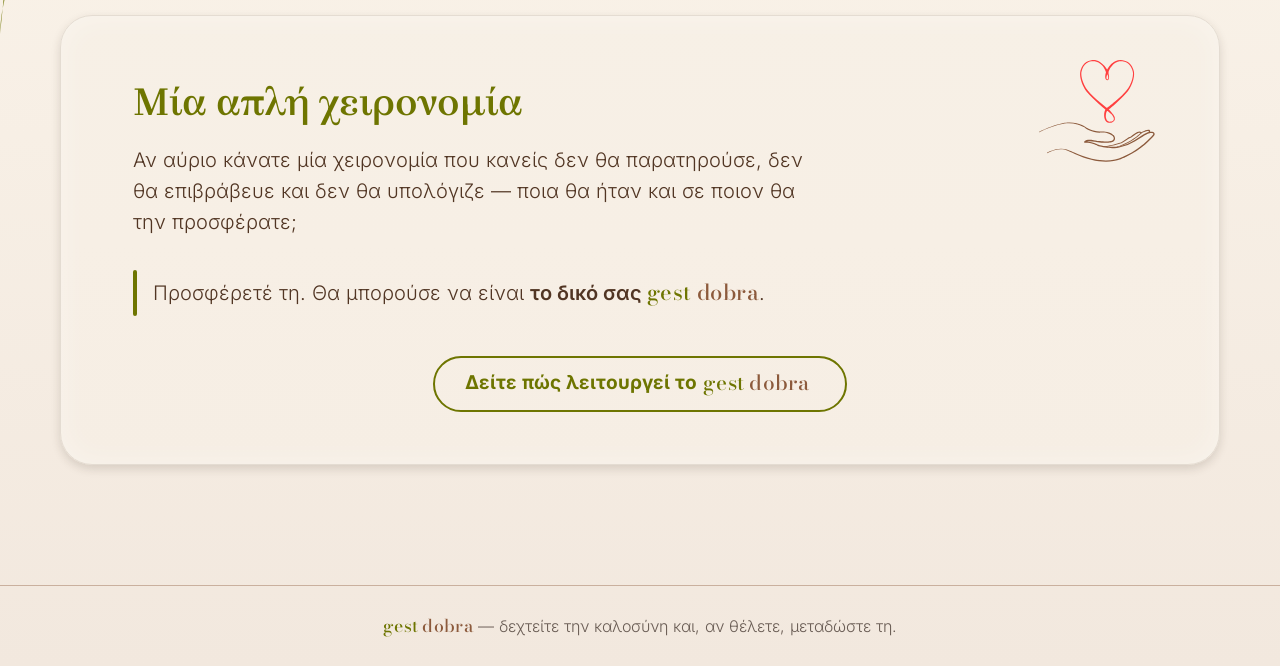
<file: el/index.html>
<!doctype html>
<!-- Plik wygenerowany automatycznie (tools/build-i18n.mjs) z index.html + i18n/el.json – nie edytuj ręcznie. -->
<html lang="el" class="no-js">
<head>
  <meta charset="utf-8">
  <meta name="viewport" content="width=device-width, initial-scale=1">
  <script>document.documentElement.className='js';setTimeout(function(){if(!window.__gdReady)document.documentElement.className='no-js'},4000);</script>

  <!-- i18n:head – generowane przez tools/build-i18n.mjs, nie edytuj ręcznie -->
  <title>Gest Dobra – ανιδιοτελής βοήθεια που μπορείτε να μεταδώσετε</title>
  <meta name="description" content="Το Gest Dobra είναι μια ιδέα ανιδιοτελούς βοήθειας, χωρίς χρέος και χωρίς ανταπόδοση. Μάθετε πώς να δέχεστε την καλοσύνη, πώς να τη μεταδίδετε και πώς λειτουργεί το Gest Dobra.">
  <meta name="robots" content="index, follow, max-image-preview:large, max-snippet:-1">
  <link rel="canonical" href="https://gestdobra.pl/el/">
  <link rel="alternate" hreflang="pl" href="https://gestdobra.pl/">
  <link rel="alternate" hreflang="en" href="https://gestdobra.pl/en/">
  <link rel="alternate" hreflang="el" href="https://gestdobra.pl/el/">
  <link rel="alternate" hreflang="ru" href="https://gestdobra.pl/ru/">
  <link rel="alternate" hreflang="x-default" href="https://gestdobra.pl/">
  <meta property="og:type" content="website">
  <meta property="og:locale" content="el_GR">
  <meta property="og:locale:alternate" content="pl_PL">
  <meta property="og:locale:alternate" content="en_GB">
  <meta property="og:locale:alternate" content="ru_RU">
  <meta property="og:site_name" content="Gest Dobra">
  <meta property="og:title" content="Gest Dobra – ανιδιοτελής βοήθεια που μπορείτε να μεταδώσετε">
  <meta property="og:description" content="Gest Dobra σημαίνει ανιδιοτελής βοήθεια, χωρίς χρέος και χωρίς ανταπόδοση. Δεχτείτε την καλοσύνη και, αν θέλετε, μεταδώστε τη.">
  <meta property="og:url" content="https://gestdobra.pl/el/">
  <meta property="og:image" content="https://gestdobra.pl/assets/img/og-image-el.jpg?v=3">
  <meta property="og:image:width" content="1200">
  <meta property="og:image:height" content="630">
  <meta property="og:image:alt" content="Λογότυπο Gest Dobra – μια καρδιά πάνω από ένα ανοιχτό χέρι και η φράση «Δεχτείτε την καλοσύνη»">
  <meta name="twitter:card" content="summary_large_image">
  <link rel="preload" href="../assets/fonts/inter-var-el.woff2" as="font" type="font/woff2" crossorigin>
  <link rel="preload" href="../assets/fonts/brygada-1918-var-el.woff2" as="font" type="font/woff2" crossorigin>
  <!-- /i18n:head -->
  <meta name="theme-color" content="#F2E8DE">
  <meta name="color-scheme" content="light">
  <meta name="format-detection" content="telephone=no">

  <!-- Ikony -->
  <link rel="icon" href="../favicon.ico" sizes="32x32">
  <link rel="icon" href="../icon.svg" type="image/svg+xml">
  <link rel="apple-touch-icon" href="../apple-touch-icon.png">
  <link rel="manifest" href="../site.webmanifest">

  <!-- Fonty hostowane lokalnie (RODO) -->
  <link rel="preload" href="../assets/fonts/brygada-1918-var-pl.woff2" as="font" type="font/woff2" crossorigin>

  <link rel="stylesheet" href="../css/style.css?v=1.9.5">
  <script src="../js/main.js?v=1.9.5" defer></script>

  <!-- i18n:jsonld – generowane, nie edytuj ręcznie -->
  <script type="application/ld+json">
  {
    "@context": "https://schema.org",
    "@graph": [
      {
        "@type": "Organization",
        "@id": "https://gestdobra.pl/#organization",
        "name": "Gest Dobra",
        "url": "https://gestdobra.pl/",
        "logo": {
          "@type": "ImageObject",
          "url": "https://gestdobra.pl/assets/img/icon-512.png",
          "width": 512,
          "height": 512
        },
        "slogan": "Przyjmij dobro i, jeśli chcesz, przekaż je dalej."
      },
      {
        "@type": "WebSite",
        "@id": "https://gestdobra.pl/#website",
        "url": "https://gestdobra.pl/",
        "name": "Gest Dobra",
        "inLanguage": [
          "pl-PL",
          "en-GB",
          "el-GR",
          "ru-RU"
        ],
        "publisher": {
          "@id": "https://gestdobra.pl/#organization"
        }
      },
      {
        "@type": "WebPage",
        "@id": "https://gestdobra.pl/el/#webpage",
        "url": "https://gestdobra.pl/el/",
        "name": "Gest Dobra – ανιδιοτελής βοήθεια που μπορείτε να μεταδώσετε",
        "description": "Το Gest Dobra είναι μια ιδέα ανιδιοτελούς βοήθειας, χωρίς χρέος και χωρίς ανταπόδοση. Μάθετε πώς να δέχεστε την καλοσύνη, πώς να τη μεταδίδετε και πώς λειτουργεί το Gest Dobra.",
        "inLanguage": "el-GR",
        "isPartOf": {
          "@id": "https://gestdobra.pl/#website"
        },
        "about": {
          "@id": "https://gestdobra.pl/#organization"
        },
        "primaryImageOfPage": {
          "@type": "ImageObject",
          "url": "https://gestdobra.pl/assets/img/og-image-el.jpg?v=3",
          "width": 1200,
          "height": 630
        }
      }
    ]
  }
  </script>
  <!-- /i18n:jsonld -->
</head>
<body>
  <!-- wspólne kształty SVG (ikona serce + dłoń, serce separatora) -->
  <svg class="svg-sprite" aria-hidden="true" focusable="false">
    <defs>
      <g id="gd-hand"><path fill="#8C5A3C" fill-rule="evenodd" d="M60.77 85.63c.8.1 12.74 1.64 16.72-.05.66-.28 2.15-1.04 1.72-3-.04-.16-.2-.93-.98-1.87-.77-.93-2.65-2.3-5.61-3.1-3.42-.9-6.6-.62-7.49-.6-8.74.27-15.56-4.42-16.32-4.96-.2-.14-.31-.26-.83-.61-3.1-2.1-7-3.06-7.28-3.13a36 36 0 0 0-9.3-1.14c-11.01 0-28.55 8.26-31 9.46-.1.05-.11.05-.22.02l-.16-.14Q0 76.4.01 76.3c.04-.14.06-.13.2-.19.75-.38 9.9-4.91 19.3-7.69 7.55-2.23 11.35-2.16 13.08-2.13 10.95.19 16.36 4.51 16.76 4.84 1.34.94 8 5.13 16.16 4.65 1.21-.07 4.98-.31 8.79 1.02 3.21 1.13 4.65 2.74 4.76 2.86a6 6 0 0 1 1.41 2.51c.46 1.78-.03 4.15-3.65 5.06-.81.2-3.95.94-12.55.2a97 97 0 0 1-3.76-.41c-.09-.02-.08-.04-1.02-.23-3.06-.65-6.48-.97-8.59-.39 2.55.17 6.74.76 10.39 2.68.63.33 3.53 1.97 12.96 2.72 3.31.26 5.87.29 5.94.29s10.46-.49 20.9-7.05c3.74-2.36 8.23-5.36 10.85-6.85 2.63-1.5 4.75-2.34 7.5-2.14.63.04 2.66.2 3.12 1.77.28.93-.18 1.86-.42 2.26-.04.07-.03.07-.45.57-1.95 2.31-12.45 14.15-29.2 22.04-.46.22-3.03 1.43-5.86 2.48-12.7 4.74-29.3 3.27-48.62-5.55-3.99-1.82-5.56-2.78-8.24-3.7-4.3-1.46-10.47-2.26-19.58 2.25-.55.27-1.31.69-1.43.75-.1.05-.1.05-.21.02l-.17-.13c0-.07-.04-.14-.02-.21q.04-.1.13-.17s1.53-.84 3.06-1.55c11.07-5.14 17.96-2.33 22.83-.04 5.63 2.64 26.86 12.86 46.3 8.65a42 42 0 0 0 7.85-2.55c18.75-7.84 30.52-21.33 32.36-23.59.09-.14.55-.93.16-1.34-.56-.59-2.47-.63-3.7-.44-3.22.5-6.56 3.05-15.36 8.63a50 50 0 0 1-16.98 6.71 34 34 0 0 1-4.84.65c-.6-.01-6.63-.1-12.17-1.03-5.27-.87-7.02-1.98-7.7-2.32-4.98-2.5-10.98-2.44-11.6-2.43h-.23c-.06-.01-.4-.06-.56-.42-.02-.05-.14-.3 0-.6.03-.06.41-.76 1.42-1.29.6-.31 2.74-1.37 8.63-.41.33.05 1.56.26 2.81.57" clip-rule="evenodd"/><path fill="#8C5A3C" fill-rule="evenodd" d="M107.67 77.3c-.79-.4-2.1-.41-4.63 1.16-2.46 1.53-4.5 3.48-5.76 3.96-.47.18-.91.25-1.79.74-1.43.8-4 2.7-6.19 4.07-.75.47-3.3 1.97-12.2 3.83-2.05.43-4.62.9-5.29.99-1.18.15-2.44.17-2.44.17-.1-.04-.22-.04-.3-.12l-.12-.29q.03-.16.11-.3c.14-.14.16-.12.36-.12.47-.02 1.7-.08 2.69-.26 1.49-.27 3.36-.66 3.65-.72 8.49-1.8 11.38-3.23 11.97-3.51.61-.3.9-.47 2.06-1.25 2.84-1.9 4.63-3.34 6.13-3.94.88-.36.92-.26 1.54-.66 2.52-1.62 7.83-6.93 11.15-4.55.2.14.38.3.42.37a.6.6 0 0 1 .03.67c-.03.05-.06.1-.5.53a52 52 0 0 1-8.4 6.57c-8.13 5.23-15.49 7.4-17.58 8.07-.14.04-.15.04-.28-.03l-.18-.21c.01-.1-.02-.2.03-.28q.08-.1.2-.17c.01 0 1.14-.35 3.3-1.16 12.15-4.6 19.67-11.2 22.02-13.56" clip-rule="evenodd"/><path fill="#8C5A3C" fill-rule="evenodd" d="M116.77 77.4a.8.8 0 0 1-.55-.7c-.03-.24.01-.24.09-.48.01-.05.15-.5.08-.7-.04-.11-.7-.48-3.24.32a32 32 0 0 0-4.67 1.94c-.11.05-.11.06-.23.07a.54.54 0 0 1-.6-.48.6.6 0 0 1 .13-.4c.09-.1.1-.1.23-.17.17-.09 1.15-.61 2.12-1.07 1.8-.86 4.8-2.18 6.46-1.77.17.05 1.9.43 1.24 2.8l-.04.13-.16.28a.8.8 0 0 1-.55.27c-.16.02-.16.02-.31-.03" clip-rule="evenodd"/></g>
      <g id="gd-heart"><path fill="#FF4040" fill-rule="evenodd" d="M73.37 12.29c.1.49.08.52.25 1.3.17.83.16.87.3 1.59l.18 1.04c.04.22.16 1.02.2 1.65a5 5 0 0 1-.43 2.6c-.69 1.47-1.98 1.33-3 .07-.24-.3-.5-.7-.62-1.66-.25-1.94.37-4.52.73-5.87 0-.05.16-.61.17-.65l.1-.18c.03-.06.27-.44.79-.55.07-.01.52-.1.94.2q.15.11.15.14c.13.15.1.17.24.32m-.92 2.88c-.43.99-.86 2.23-.93 3.39-.05.9.15 1.17.18 1.22.26.45.7.88.98.75s.5-.68.53-.75c.35-.88.17-1.9.03-2.55a9 9 0 0 0-.37-1.14l-.3-.7z" clip-rule="evenodd"/><path fill="#FF4040" fill-rule="evenodd" d="M71.28 53.13c-.05-.05-.3-.4-.24-.9q.02-.23.14-.43c.16-.28.18-.27.43-.45 3.35-2.5 18.77-14.4 23.22-21.8 4.86-8.1 5.09-14.42 4.72-16.65-.14-.83-.74-3.92-2.69-6.64-2-2.8-4.34-3.87-5.88-4.36-.46-.14-1.96-.6-4.12-.6-1.57.02-4.9.32-8.23 3.5A21 21 0 0 0 74 11.68c-.35.82-.56 1.44-.61 1.62a1.21 1.21 0 0 1-2.36-.3c-.02-.3-.01-.31.1-.58.23-.56.98-2.23 2.3-4.19.76-1.13 3.27-4.89 7.42-6.9A13.4 13.4 0 0 1 88.7.15a12.9 12.9 0 0 1 9.61 6.26c.11.18 1.62 2.5 2.3 5.87.07.33.47 2 .06 5.16-.6 4.67-2.53 9.33-4.7 13.04-3.43 5.88-13.32 14.72-19.2 19.72-.3.26-2.21 1.88-3.79 3.15-.38.31-.82.25-.9.25-.5-.07-.76-.4-.8-.47" clip-rule="evenodd"/><path fill="#FF4040" fill-rule="evenodd" d="M73.2 53.13c-.05.06-.3.4-.8.46q-.24.03-.47-.03c-.31-.08-.3-.1-.55-.3-1.04-.84-10.78-8.7-17.5-15.89-4.17-4.46-5.35-6.69-5.94-7.75-4.31-7.84-4.7-14.18-4.21-16.92.61-3.47 3.26-11.22 11.7-12.43 2.91-.42 5.98-.16 9.19 1.74a20 20 0 0 1 4.96 4.4 28 28 0 0 1 3.8 6.1q.06.24.07.48a1.2 1.2 0 0 1-1.28 1.14 1.2 1.2 0 0 1-.83-.4c-.24-.27-.2-.3-.31-.64a20 20 0 0 0-.95-2.46c-1.32-2.8-2.72-4.4-2.98-4.71a15 15 0 0 0-4-3.33 12 12 0 0 0-3.01-1.12c-.44-.1-2.02-.45-4.39-.13-2.52.35-4.2 1.38-4.38 1.49-.9.52-3.85 2.34-5.57 7.13 0 .02-.72 1.96-.85 3.63-.18 2.39.23 8.36 4.86 16.01 4.18 6.92 18.41 18.2 23.1 21.74.26.2.28.18.44.45.03.07.24.43.11.91-.06.24-.06.24-.21.43" clip-rule="evenodd"/><path fill="#FF4040" fill-rule="evenodd" d="M72.97 51.42c.19.17.37.33 1.74 1.72.12.13 1 1.01 2.24 2.45.12.13 1.07 1.23 1.8 2.31.58.85 1.37 2.13 1.66 3.45a3.74 3.74 0 0 1-1.73 4.2 8 8 0 0 1-1.89.87c-.38.13-4.27 1.15-6.43-2.38-.9-1.47-1.27-3.46-1.33-5.47a14 14 0 0 1 .57-4.2 5.6 5.6 0 0 1 1.95-2.98c.14-.1.31-.15.34-.16.05-.02.28-.08.56-.03l.19.04c.17.08.15.1.33.18m-.62 2.47c-.78.92-1.27 2.65-1.44 4.32-.06.61-.08 1.87.1 3 .44 2.7 1.78 3.61 2.87 3.96 1.01.33 2 .21 2.5.1.8-.24 2.98-.92 3.02-2.8.01-.75-.24-1.73-1.2-3.14-.3-.45-.9-1.21-1.62-1.96a23 23 0 0 0-2.24-2.02c-1-.8-1.67-1.25-2-1.46" clip-rule="evenodd"/></g>
      <g id="gd-dheart"><path fill="#FF4040" fill-rule="evenodd" d="M331.53 55.54a3.8 3.8 0 0 1-.3-4.14c.51-.9.58-.86 1.43-1.44 6.08-4.22 19.01-13.87 23.05-20.38.05-.07 4.54-6.85 4.7-13.69.01-.56.06-1.66-.65-3.88-.67-2.04-2.66-6.85-8.3-7.8a10 10 0 0 0-5.86.62c-1.54.68-3.73 2.06-5.8 5.8a17 17 0 0 0-1.76 4.81l-.77 1.28a3.7 3.7 0 0 1-2.56 1.2c-.24.01-1.58.08-2.75-.98a3.7 3.7 0 0 1-1.2-2.57c-.06-1.04-.02-1.06.47-1.99.76-1.45 3.16-5.3 6.42-8.1 6.16-5.3 11.93-4.47 14.83-3.76 6.15 1.5 8.76 6.46 9.13 7.1.23.39 2.28 3.88 2.44 7.89.27 6.26-2.71 13.41-5 17.28-.94 1.59-4.32 7.16-19.41 20.89a173 173 0 0 1-2.84 2.54c-.45.22-.86.52-1.34.65-1.47.4-2.6-.25-2.8-.36-.1-.06-.68-.38-1.13-.97" clip-rule="evenodd"/><path fill="#FF4040" fill-rule="evenodd" d="M336.82 50.27c.1.1.63.56.95 1.13.12.2.76 1.33.37 2.8-.2.73-.2.74-.66 1.34a3.8 3.8 0 0 1-3.93 1.33c-1.03-.27-1-.36-1.8-1.05-.74-.64-9.33-8.06-15.65-14.91-5.29-5.73-6.75-8.54-8.06-11.39-2.86-6.18-3.85-12.3-2.97-16.25 1.19-5.36 4.88-11.6 12.45-12.74 3.11-.46 8.34-.7 14.19 4.62a38 38 0 0 1 2.56 2.61 42 42 0 0 1 3.78 5.14c.07.5.23.98.2 1.47a3.7 3.7 0 0 1-1.2 2.56 3.8 3.8 0 0 1-2.75 1c-.22-.02-1.53-.08-2.56-1.22-.53-.58-.8-.5-.77-1.29.01-.22-.16-1.45-.45-2.38-1.29-4.06-3.23-6.19-5.05-7.51a9.4 9.4 0 0 0-5.58-1.78c-6.3.1-8.9 4.3-10.03 7-.36.86-1 2.74-1.07 4.32-.05 1.08-.04 5.36 2.96 11.34 1.89 3.77 3.49 5.5 4.03 6.13 6.66 7.64 20.9 17.67 21.04 17.73m0 0q-.04-.02-.02 0z" clip-rule="evenodd"/></g>
    </defs>
  </svg>
  <a class="skip-link" href="#main">Μετάβαση στο περιεχόμενο</a>

  <header class="site-header" data-header>
    <div class="site-header__inner">
      <a class="logo" href="./" aria-label="Gest Dobra – επιστροφή στην αρχή της σελίδας">
        <img class="logo__img" src="../assets/img/logo.svg" width="229" height="65" alt="Gest Dobra" fetchpriority="high">
      </a>

      <div class="nav-pill">
        <nav class="nav" id="site-nav" aria-label="Κύρια πλοήγηση" data-nav>
          <ul class="nav__list" role="list">
            <li><a class="nav__link" href="#o-idei">Η ιδέα</a></li>
            <li><a class="nav__link" href="#jak-przekazac">Πώς να το μεταδώσετε</a></li>
            <li><a class="nav__link" href="#przyklady">Παραδείγματα</a></li>
            <li><a class="nav__link" href="./pos-leitourgei.html#dlaczego-karta-jest-wazna">Η κάρτα</a></li>
            <li><a class="nav__link" href="./pos-leitourgei.html#faq">Ερωτήσεις</a></li>
          </ul>
        </nav>

        <!-- i18n:lang -->
        <div class="lang" data-lang>
          <button class="lang__toggle" type="button" aria-expanded="false" aria-controls="lang-menu" data-lang-toggle>
            <img class="flag" src="../assets/img/flags/gr.svg" width="24" height="16" alt="">
            <span class="lang__code" aria-hidden="true">GR</span>
            <span class="visually-hidden">Γλώσσα σελίδας: Ελληνικά. Αλλαγή γλώσσας</span>
            <svg class="lang__chevron" width="12" height="8" viewBox="0 0 14 9" aria-hidden="true" focusable="false"><path d="M1.5 1.5 7 7l5.5-5.5" fill="none" stroke="currentColor" stroke-width="2.4" stroke-linecap="round" stroke-linejoin="round"/></svg>
          </button>
          <ul class="lang__menu" id="lang-menu" role="list" hidden>
              <li><a class="lang__option" href="../" hreflang="pl" lang="pl"><img class="flag" src="../assets/img/flags/pl.svg" width="24" height="16" alt="" loading="lazy" decoding="async"><span class="lang__code">PL</span><span class="visually-hidden"> – Polski</span></a></li>
              <li><a class="lang__option" href="../en/" hreflang="en" lang="en-GB"><img class="flag" src="../assets/img/flags/uk.svg" width="24" height="16" alt="" loading="lazy" decoding="async"><span class="lang__code">GB</span><span class="visually-hidden"> – English</span></a></li>
              <li><a class="lang__option is-active" href="./" hreflang="el" lang="el" aria-current="page"><img class="flag" src="../assets/img/flags/gr.svg" width="24" height="16" alt="" loading="lazy" decoding="async"><span class="lang__code">GR</span><span class="visually-hidden"> – Ελληνικά</span><span class="lang__check" aria-hidden="true">✓</span></a></li>
              <li><a class="lang__option" href="../ru/" hreflang="ru" lang="ru"><img class="flag" src="../assets/img/flags/ru.svg" width="24" height="16" alt="" loading="lazy" decoding="async"><span class="lang__code">RU</span><span class="visually-hidden"> – Русский</span></a></li>
          </ul>
        </div>
        <!-- /i18n:lang -->

        <button class="burger" type="button" aria-expanded="false" aria-controls="site-nav" data-label-open="Άνοιγμα μενού" data-label-close="Κλείσιμο μενού" data-burger>
          <span class="burger__box" aria-hidden="true"><span></span><span></span><span></span></span>
          <span class="visually-hidden" data-burger-label>Άνοιγμα μενού</span>
        </button>
      </div>
    </div>
  </header>

  <main id="main" tabindex="-1">

    <!-- HERO -->
    <section class="hero" aria-labelledby="hero-title">
      <div class="container">
        <div class="hero__card">
          <div class="hero__top">
            <div class="hero__text">
              <h1 class="hero__title anim-load" id="hero-title" data-delay=".15">Δεχτείτε την καλοσύνη</h1>
              <p class="hero__lead anim-load" data-delay=".3">Το <span class="brand-name"><span class="brand-name__g">Gest</span> <span class="brand-name__d">Dobra</span></span> — στα πολωνικά σημαίνει «μια χειρονομία καλοσύνης» — είναι μια ανιδιοτελής πράξη καλοσύνης από έναν άνθρωπο προς έναν άλλον</p>
              <ul class="hero__claims" role="list">
                <li class="hero__claim anim-load anim-load--left" data-delay=".45">Δεν δημιουργεί χρέος</li>
                <li class="hero__claim hero__claim--brown anim-load anim-load--left" data-delay=".6">Δεν απαιτεί ανταπόδοση</li>
              </ul>
            </div>

            <div class="hero__art art art--hero" role="img" aria-label="Το λογότυπο του Gest Dobra: μια καρδιά μέσα σε χέρια, περιτριγυρισμένη από φως και πράσινα κλαδιά">
              <svg class="art__layer art__ring" viewBox="0 0 466 437" aria-hidden="true" focusable="false"><defs><linearGradient id="gd-ring" x1="2.33" x2="436.17" y1="217.32" y2="217.32" gradientUnits="userSpaceOnUse"><stop stop-color="#8C5A3C"/><stop offset=".53" stop-color="#85602F"/><stop offset="1" stop-color="#6E7500"/></linearGradient></defs><path fill="url(#gd-ring)" fill-rule="evenodd" d="M263.93 4.92c-.03.12.08.21-.04.19-16.1-3.24-68.91-12.51-128.67 13.22A217 217 0 0 0 28.59 117.7 215 215 0 0 0 5.86 239.24c5.73 54.36 31.65 101.47 67.85 134.97a214 214 0 0 0 115.95 55.19c19.38 2.71 68.7 7.15 123.1-19.1A216 216 0 0 0 420.5 293.06a216 216 0 0 0 6.38-133.77 215 215 0 0 0-34.26-70.6c-.24-.32-.25-.34-.19-.75l.4-.66c.25-.06.5-.22.75-.18.25.03.46.22.66.39a217.5 217.5 0 0 1 42.66 150.45c-6.02 67-42.39 125.85-96.16 161.97-45.88 30.83-99.82 42-151.18 35.15a218 218 0 0 1-43-10.27 219.5 219.5 0 0 1-86.83-56.34 218 218 0 0 1-54-100.27 219.6 219.6 0 0 1 4.94-117.53A219 219 0 0 1 118.3 24.12a216 216 0 0 1 69.87-22.1 219 219 0 0 1 75.76 2.9" clip-rule="evenodd"/></svg>
              <svg class="art__layer art__branch" viewBox="0 0 466 437" aria-hidden="true" focusable="false"><g class="leaf lf1"><path fill="#6E7500" fill-rule="evenodd" stroke="#6E7500" stroke-linecap="round" stroke-linejoin="round" stroke-miterlimit="1.5" stroke-width="3.34" d="M394.22 89.15s-31.81-10.22-32.79-59.6c0 0 34.19 19.1 32.79 59.6" clip-rule="evenodd"/></g><g class="leaf lf2"><path fill="#6E7500" fill-rule="evenodd" d="M413.95 119.2c.04.14.1.28.1.43 0 .06.02.46-.28.8a1.14 1.14 0 0 1-1.6.1 1 1 0 0 1-.33-.52c-.4-1.13-.8-3.65-.81-7.72 0-2.3.02-2.3.03-4.59 0-3.45.11-6.07.13-6.6.01-.13.03-.98.05-1.03.05-.14.06-.3.14-.43a1.13 1.13 0 0 1 1.54-.43 1.15 1.15 0 0 1 .56 1.22c-.09.51-.73 3.53-1 7.32-.35 5.11.68 9.93 1.46 11.43z" clip-rule="evenodd"/><path fill="#6E7500" fill-rule="evenodd" stroke="#6E7500" stroke-linecap="round" stroke-linejoin="round" stroke-miterlimit="1.5" stroke-width="3.33" d="M411.85 107.54s21.7-20.38 3.63-60.5c0 0-20.22 28.42-3.63 60.5" clip-rule="evenodd"/></g><g class="leaf lf3"><path fill="#6E7500" fill-rule="evenodd" d="M418.15 133.7c-.26-.7-1.78-3.68-5.97-7.53a46 46 0 0 0-5.15-3.93c-1.9-1.28-2.44-1.55-2.49-1.6q-.17-.15-.3-.33a1.13 1.13 0 0 1 1.22-1.7c.27.06.46.22.5.25l1.48 1.25c2.44 2.1 4.88 4.35 6.67 5.95 4.31 3.85 5.53 5.79 5.65 5.97.36.53.49.82.5.83q.05.21.07.44a1.13 1.13 0 0 1-1.15 1.11c-.46 0-.73-.28-.78-.33l-.25-.36z" clip-rule="evenodd"/><path fill="#6E7500" fill-rule="evenodd" stroke="#6E7500" stroke-linecap="round" stroke-linejoin="round" stroke-miterlimit="1.5" stroke-width="3.33" d="M410.9 124.16s-29.48 4.18-49.48-35c0 0 34.83 1.98 49.48 35" clip-rule="evenodd"/></g><g class="leaf lf4"><path fill="#6E7500" fill-rule="evenodd" d="M428.45 155.58c.01.14.05.29.03.43a1.14 1.14 0 0 1-2.01.56 1 1 0 0 1-.24-.56c-.2-1.19-.16-3.74.53-7.74.4-2.27.42-2.26.82-4.52.6-3.4 1.16-5.96 1.27-6.47l.22-1.02q.09-.2.21-.4c.05-.05.3-.35.75-.4a1.13 1.13 0 0 1 1.25 1c.03.27-.05.5-.06.54-.18.5-1.33 3.36-2.24 7.05-1.23 4.97-1.04 9.89-.53 11.5v.02" clip-rule="evenodd"/><path fill="#6E7500" fill-rule="evenodd" stroke="#6E7500" stroke-linecap="round" stroke-linejoin="round" stroke-miterlimit="1.5" stroke-width="3.33" d="M428.44 143.25s25.16-15.91 15-58.73c0 0-25.24 24.1-15 58.73" clip-rule="evenodd"/></g><g class="leaf lf5"><path fill="#6E7500" fill-rule="evenodd" d="M431.64 178.37c-.22-.7-1.6-3.76-5.58-7.81a46 46 0 0 0-4.95-4.18c-1.84-1.37-2.36-1.67-2.4-1.72q-.17-.17-.3-.35a1.13 1.13 0 0 1 .46-1.54c.4-.22.79-.11.85-.1.27.09.45.25.48.28l1.42 1.33c2.33 2.2 4.66 4.58 6.37 6.26 4.12 4.07 5.24 6.06 5.35 6.25.33.54.45.84.45.85.02.15.07.3.06.44-.03.46-.32.72-.37.77a1.14 1.14 0 0 1-1.6-.08l-.23-.38z" clip-rule="evenodd"/><path fill="#6E7500" fill-rule="evenodd" stroke="#6E7500" stroke-linecap="round" stroke-linejoin="round" stroke-miterlimit="1.5" stroke-width="3.33" d="M424.02 167.74s-29.43 4.51-49.86-34.46c0 0 34.84 1.61 49.86 34.46" clip-rule="evenodd"/></g><g class="leaf lf6"><path fill="#6E7500" fill-rule="evenodd" d="M437.02 206.06q.02.23-.01.44c-.02.06-.11.45-.5.7-.06.03-.4.25-.86.14-.07-.01-.45-.1-.7-.5a1 1 0 0 1-.18-.57c-.08-1.21.22-3.74 1.33-7.66.62-2.2.65-2.2 1.28-4.4.94-3.32 1.76-5.81 1.93-6.31l.32-.99q.12-.2.25-.37c.05-.05.33-.33.8-.33s.76.29.8.34a1.15 1.15 0 0 1 .22 1.32c-.23.47-1.67 3.2-2.96 6.78-1.74 4.81-2.06 9.73-1.72 11.39z" clip-rule="evenodd"/><path fill="#6E7500" fill-rule="evenodd" stroke="#6E7500" stroke-linecap="round" stroke-linejoin="round" stroke-miterlimit="1.5" stroke-width="3.33" d="M438.97 191.96s27.56-11.26 25.06-55.19c0 0-29.07 19.29-25.06 55.19" clip-rule="evenodd"/></g><g class="leaf lf7"><path fill="#6E7500" fill-rule="evenodd" d="M434.82 227.64c-.1-.74-.9-3.99-4.09-8.7a46 46 0 0 0-4.12-4.99c-1.57-1.67-2.03-2.06-2.06-2.12q-.12-.19-.22-.4c-.02-.06-.15-.43.06-.85.03-.06.21-.42.66-.58.44-.14.8.03.86.06.24.13.4.32.42.35l1.15 1.57c1.9 2.59 3.77 5.34 5.15 7.3 3.32 4.74 4.06 6.9 4.14 7.1.23.6.3.91.3.92q0 .23-.03.45a1.1 1.1 0 0 1-1.37.82c-.45-.1-.65-.44-.69-.5l-.16-.4z" clip-rule="evenodd"/><path fill="#6E7500" fill-rule="evenodd" stroke="#6E7500" stroke-linecap="round" stroke-linejoin="round" stroke-miterlimit="1.5" stroke-width="3.33" d="M431.31 218.55s-29.76.72-45.06-40.54c0 0 34.36 6.04 45.06 40.54" clip-rule="evenodd"/></g></svg>
              <svg class="art__layer art__hand" viewBox="0 0 466 437" aria-hidden="true" focusable="false"><path fill="#8C5A3C" fill-rule="evenodd" d="M191.99 311.96c1.88.25 30.28 3.92 39.75-.1 1.58-.66 5.1-2.48 4.08-7.12-.09-.39-.47-2.23-2.33-4.47-1.83-2.2-6.29-5.46-13.33-7.35-8.12-2.18-15.67-1.5-17.8-1.43-20.78.63-37.01-10.53-38.82-11.8-.47-.34-.74-.63-1.98-1.47-7.34-4.98-16.65-7.27-17.29-7.44a86 86 0 0 0-22.1-2.7c-26.2.02-67.91 19.64-73.75 22.5-.24.11-.25.11-.5.03l-.38-.33c-.01-.17-.09-.34-.03-.5.1-.32.16-.3.46-.44 1.81-.91 23.54-11.69 45.9-18.28 17.95-5.3 27-5.16 31.1-5.08 26.04.45 38.92 10.74 39.87 11.52 3.17 2.24 19 12.2 38.42 11.06 2.88-.17 11.82-.75 20.89 2.42 7.64 2.67 11.06 6.51 11.31 6.8 2.55 2.77 3.23 5.44 3.37 5.97 1.08 4.24-.07 9.87-8.68 12.01-1.94.49-9.4 2.26-29.85.48-4.57-.4-8.8-.94-8.95-.96-.19-.04-.18-.09-2.4-.55-7.3-1.54-15.41-2.3-20.44-.93 6.06.41 16.02 1.8 24.7 6.37 1.51.8 8.4 4.68 30.83 6.47 7.87.63 13.96.69 14.12.69.17 0 24.87-1.15 49.68-16.76 8.9-5.6 19.58-12.75 25.82-16.29 6.25-3.55 11.27-5.55 17.84-5.1 1.48.1 6.31.5 7.41 4.21.66 2.23-.44 4.45-1.01 5.39-.1.15-.07.17-1.07 1.35-4.64 5.5-29.6 33.66-69.43 52.4-1.09.52-7.2 3.4-13.93 5.9-30.22 11.28-69.66 7.76-115.61-13.2-9.47-4.32-13.2-6.61-19.59-8.78-10.24-3.49-24.9-5.39-46.55 5.33-1.3.65-3.13 1.65-3.4 1.8-.23.12-.25.12-.5.05l-.4-.32c-.02-.17-.1-.34-.05-.5.04-.17.19-.29.31-.4 0 0 3.62-2 7.26-3.68 26.33-12.22 42.7-5.54 54.3-.1 13.4 6.27 63.86 30.58 110.06 20.57a100 100 0 0 0 18.68-6.07c44.58-18.63 72.58-50.73 76.95-56.09.2-.33 1.3-2.2.38-3.18-1.33-1.4-5.87-1.5-8.8-1.04-7.65 1.2-15.6 7.25-36.51 20.5a118 118 0 0 1-40.37 15.96 80 80 0 0 1-11.52 1.54c-1.44-.02-15.76-.24-28.94-2.43-12.52-2.09-16.7-4.72-18.32-5.53-11.83-5.93-26.09-5.8-27.56-5.78-.05 0-.44.01-.56 0a1.72 1.72 0 0 1-1.33-2.4c.07-.16.99-1.84 3.38-3.08 1.44-.75 6.5-3.26 20.53-.99.78.13 3.71.61 6.68 1.35" clip-rule="evenodd"/><path fill="#8C5A3C" fill-rule="evenodd" d="M303.5 292.17c-1.88-.96-5.02-.98-11.01 2.76-5.84 3.64-10.68 8.28-13.7 9.42-1.12.42-2.17.6-4.26 1.76-3.4 1.9-9.52 6.42-14.7 9.67-1.79 1.12-7.84 4.68-29.04 9.11a272 272 0 0 1-12.55 2.35c-2.8.37-5.81.4-5.81.4-.24-.08-.52-.1-.7-.27l-.31-.7c.09-.23.1-.51.27-.7.34-.34.38-.29.86-.3 1.12-.04 4.04-.19 6.39-.61 3.54-.64 8-1.58 8.69-1.73 20.17-4.26 27.04-7.66 28.45-8.34a34 34 0 0 0 4.9-2.97c6.75-4.52 11.02-7.93 14.56-9.36 2.1-.85 2.2-.63 3.68-1.58 5.98-3.85 18.62-16.47 26.5-10.82.47.34.9.73 1.02.9.06.07.39.5.24 1.14 0 .04-.05.24-.19.44-.07.12-.13.22-1.17 1.25-2.66 2.64-9.31 8.78-19.98 15.64-19.33 12.43-36.83 17.6-41.81 19.17-.33.1-.35.1-.66-.05l-.42-.51c.02-.22-.04-.46.06-.65.1-.2.32-.3.5-.43 0 0 2.7-.81 7.81-2.75 28.9-10.92 46.78-26.64 52.38-32.24" clip-rule="evenodd"/><path fill="#8C5A3C" fill-rule="evenodd" d="M325.12 292.42c-.11-.04-.75-.25-1.11-.96a2 2 0 0 1-.2-.71c-.05-.6.04-.58.22-1.14.04-.13.37-1.2.2-1.69-.1-.25-1.66-1.13-7.71.77a77 77 0 0 0-11.1 4.6c-.27.14-.27.16-.56.19-.08 0-.52.05-.92-.28-.42-.34-.46-.8-.47-.88-.05-.52.23-.86.28-.92.22-.27.24-.25.55-.42.41-.22 2.74-1.46 5.05-2.55 4.26-2.03 11.42-5.19 15.36-4.2.4.1 4.5 1.03 2.93 6.65-.02.1-.09.31-.1.32-.12.22-.2.46-.37.66-.51.59-1.18.64-1.3.65-.38.03-.38.03-.75-.1" clip-rule="evenodd"/></svg>
              <svg class="art__layer art__heart" viewBox="0 0 466 437" aria-hidden="true" focusable="false"><path fill="#FF4040" fill-rule="evenodd" d="M221.93 137.59c.26 1.16.2 1.23.6 3.1.4 1.97.38 2.05.71 3.77.04.2.18.94.44 2.47.08.52.38 2.44.44 3.92.13 2.67-.19 4.47-1 6.2-1.62 3.49-4.7 3.16-7.12.15-.58-.72-1.2-1.64-1.5-3.95-.57-4.6.9-10.73 1.74-13.94l.42-1.55q.1-.22.22-.42c.1-.16.66-1.07 1.9-1.31a3 3 0 0 1 2.24.48c.25.19.33.28.36.31.3.36.24.4.55.77m-2.19 6.84c-1.02 2.36-2.05 5.32-2.2 8.06-.13 2.14.36 2.8.43 2.92.6 1.07 1.65 2.1 2.32 1.78.69-.31 1.2-1.62 1.26-1.79.85-2.09.42-4.54.08-6.06a23 23 0 0 0-1.6-4.37z" clip-rule="evenodd"/><path fill="#FF4040" fill-rule="evenodd" d="M216.96 234.71c-.1-.14-.72-.94-.57-2.13q.07-.56.35-1.05c.37-.65.42-.62 1.02-1.07 7.95-5.95 44.63-34.23 55.22-51.84 11.55-19.23 12.09-34.27 11.2-39.58-.32-1.97-1.75-9.3-6.39-15.79a26.7 26.7 0 0 0-13.97-10.35 31 31 0 0 0-9.81-1.42c-3.73.03-11.64.73-19.56 8.3-2.5 2.39-7.23 7.54-11 16.35a42 42 0 0 0-1.46 3.86 2.8 2.8 0 0 1-1.5 1.7q-.51.24-1.08.28a3 3 0 0 1-2.1-.75c-.88-.79-.93-1.79-.94-1.96-.04-.7-.02-.71.25-1.36a61 61 0 0 1 5.45-9.95c1.81-2.7 7.8-11.64 17.65-16.42a32 32 0 0 1 18.68-2.8 30.7 30.7 0 0 1 22.84 14.9c.26.42 3.86 5.94 5.48 13.95.15.77 1.1 4.75.14 12.26-1.43 11.11-6.02 22.17-11.18 31-8.17 14-31.67 35-45.66 46.9-.71.61-5.25 4.47-9 7.5-.92.72-1.97.59-2.14.57-1.2-.16-1.81-.96-1.92-1.1" clip-rule="evenodd"/><path fill="#FF4040" fill-rule="evenodd" d="M221.52 234.7a2.9 2.9 0 0 1-3.02 1.03c-.74-.2-.72-.26-1.31-.73-2.47-1.99-25.62-20.69-41.6-37.76-9.92-10.6-12.73-15.92-14.12-18.44-10.26-18.64-11.17-33.72-10.02-40.24 1.45-8.24 7.75-26.66 27.83-29.55 6.92-1 14.21-.38 21.84 4.14 5.82 3.46 9.94 8.24 11.8 10.48a67 67 0 0 1 9.04 14.49c.05.38.18.75.16 1.13-.01.17-.06 1.17-.94 1.96a2.87 2.87 0 0 1-4.08-.19c-.58-.64-.49-.7-.74-1.53a46 46 0 0 0-2.27-5.84c-3.11-6.66-6.46-10.48-7.08-11.2a34 34 0 0 0-9.52-7.91 28 28 0 0 0-7.14-2.68 29 29 0 0 0-10.43-.3c-6 .82-10 3.29-10.42 3.53-2.15 1.26-9.15 5.56-13.24 16.97-.01.03-1.72 4.65-2.03 8.63-.43 5.67.56 19.87 11.55 38.07 9.94 16.44 43.8 43.29 54.95 51.69.6.45.65.42 1.02 1.07.09.15.58 1.02.28 2.16-.15.56-.15.57-.5 1.02" clip-rule="evenodd"/><path fill="#FF4040" fill-rule="evenodd" d="M220.98 230.63c.45.42.89.79 4.15 4.1.3.3 2.39 2.4 5.33 5.81.28.33 2.53 2.94 4.29 5.5 1.37 2.01 3.24 5.06 3.94 8.2 1.36 6.2-2.8 9.11-4.12 9.97-.56.36-2 1.27-4.5 2.1-.9.3-10.14 2.71-15.29-5.66-2.15-3.5-3.03-8.24-3.17-13.01-.02-.59-.07-5.44 1.37-9.97 1.17-3.67 2.84-5.78 4.64-7.1.33-.25.74-.37.81-.4a3 3 0 0 1 1.33-.07c.3.05.4.1.43.11.41.18.38.24.8.42m-1.47 5.88c-1.85 2.2-3.01 6.3-3.4 10.26-.15 1.46-.22 4.44.22 7.13 1.05 6.41 4.24 8.6 6.82 9.43 2.4.77 4.78.5 5.97.23 1.88-.56 7.05-2.19 7.15-6.65.04-1.78-.56-4.12-2.83-7.47a38 38 0 0 0-3.86-4.65c-2-2.05-3.66-3.47-5.33-4.81a58 58 0 0 0-4.74-3.47" clip-rule="evenodd"/></svg>
            </div>
          </div>

          <div class="received anim-load" data-delay=".55">
            <div class="received__text">
              <h2 class="received__title">Λάβατε ένα <span class="brand-name"><span class="brand-name__g">Gest</span> <span class="brand-name__d">Dobra</span></span>.</h2>
              <p>Κάποιος έκανε κάτι καλό για εσάς χωρίς να περιμένει πληρωμή ή ανταπόδοση.</p>
              <p class="received__strong">Δεν οφείλετε τίποτε.</p>
              <p class="received__last">Αν κάποτε σας δοθεί η ευκαιρία, προσφέρετε με παρόμοιο τρόπο καλοσύνη σε κάποιον άλλον.</p>
              <div class="received__cta">
                <a class="btn btn--primary" href="#o-idei">Μάθετε περισσότερα</a>
              </div>
            </div>
            <figure class="received__cards" data-reveal="cards">
              <div class="karta__cards karta__cards--received">
                <img class="karta__card karta__card--back" src="../assets/img/jak-dziala/karta-tyl.webp" width="326" height="512" alt="Πίσω όψη της κάρτας Gest Dobra: κωδικός QR προς το gestdobra.pl και μια σύντομη εξήγηση της ιδέας στα πολωνικά" loading="lazy" decoding="async">
                <img class="karta__card karta__card--front" src="../assets/img/jak-dziala/karta-przod.webp" width="326" height="512" alt="Μπροστινή όψη της κάρτας Gest Dobra: το λογότυπο με μια καρδιά πάνω από ένα ανοιχτό χέρι και η φράση «Μπορείτε να την κρατήσετε ή να τη μεταδώσετε…» στα πολωνικά" loading="lazy" decoding="async">
              </div>
            </figure>
          </div>
        </div>
      </div>
    </section>

    <!-- O IDEI -->
    <section class="section section--idea" id="o-idei" aria-labelledby="o-idei-title">
      <div class="leaf leaf--right leaf--idea" aria-hidden="true" data-parallax="0.06">
        <img src="../assets/img/leaf-right.svg" width="200" height="288" alt="" loading="lazy" decoding="async" data-reveal="leaf">
      </div>

      <div class="container">
        <div class="divider" aria-hidden="true" data-reveal="divider">
          <span class="divider__line"></span>
          <svg class="divider__heart" viewBox="304 0 60 57" width="60" height="57" focusable="false"><mask id="dh-1" maskUnits="userSpaceOnUse" x="296" y="-8" width="76" height="73"><path class="divider__draw" pathLength="100" transform="translate(304 0)" d="M30.2 18.6C29.6 10.2 23.4 3.4 15.6 3.4 8 3.4 2.6 9.6 2.6 17.6c0 11.6 12.6 21.4 27.4 36 14.4-14.4 27.4-24.4 27.4-36 0-8-5.4-14.2-13-14.2-7.8 0-13.6 6.8-14.2 15.2Z" fill="none" stroke="#fff" stroke-width="10" stroke-linecap="round" stroke-linejoin="round"/></mask><use href="#gd-dheart" mask="url(#dh-1)"/></svg>
          <span class="divider__line"></span>
        </div>

        <header class="section__head">
          <h2 class="section__title" id="o-idei-title" data-split>Τι σημαίνει πραγματικά το <span class="brand-name"><span class="brand-name__g">Gest</span> <span class="brand-name__d">Dobra</span></span>;</h2>
          <p class="section__lead" data-reveal="up" data-delay=".25">Όταν κάποιος μας προσφέρει κάτι χωρίς να περιμένει πληρωμή, συχνά νιώθουμε την ανάγκη να ανταποδώσουμε αμέσως. Το <span class="brand-name"><span class="brand-name__g">Gest</span> <span class="brand-name__d">Dobra</span></span> διακόπτει αυτόν τον υπολογισμό. Μας επιτρέπει να δεχτούμε την καλοσύνη χωρίς να αισθανόμαστε ότι πρέπει αμέσως να «ξεχρεώσουμε».</p>
        </header>

        <div class="cards" data-stagger>
          <article class="card" data-reveal="up">
            <h3 class="card__title">Μια πράξη ελευθερίας</h3>
            <p>Όταν κάποιος μας προσφέρει κάτι χωρίς να περιμένει πληρωμή, συχνά νιώθουμε την ανάγκη να ανταποδώσουμε αμέσως. Το <span class="brand-name"><span class="brand-name__g">Gest</span> <span class="brand-name__d">Dobra</span></span> διακόπτει αυτόν τον υπολογισμό. Μας επιτρέπει να δεχτούμε την καλοσύνη χωρίς να αισθανόμαστε ότι πρέπει αμέσως να «ξεχρεώσουμε».</p>
          </article>
          <article class="card" data-reveal="up">
            <h3 class="card__title">Δεν είναι ελεημοσύνη</h3>
            <p>Το <span class="brand-name"><span class="brand-name__g">Gest</span> <span class="brand-name__d">Dobra</span></span> δεν προορίζεται αποκλειστικά για όσους χρειάζονται βοήθεια, είναι πιο ευάλωτοι ή βρίσκονται σε δύσκολη κατάσταση. Απευθύνεται στον άνθρωπο. Σε όλους. Δεν βάζει ετικέτες, δεν κρίνει και δεν χωρίζει τους ανθρώπους σε κατηγορίες.</p>
          </article>
          <article class="card" data-reveal="up">
            <h3 class="card__title">Δεν είναι προωθητική ενέργεια</h3>
            <p>Το <span class="brand-name"><span class="brand-name__g">Gest</span> <span class="brand-name__d">Dobra</span></span> δεν είναι εκστρατεία μάρκετινγκ, έκπτωση ή διαφημιστικό δώρο. Μπορεί να πάρει τη μορφή ενός προϊόντος ή μιας υπηρεσίας που προσφέρεται, ενός λογαριασμού που πληρώνεται, πρακτικής βοήθειας, χρόνου, προσοχής, υπεράσπισης κάποιου πιο ευάλωτου ή μιας διακριτικής λύσης στο πρόβλημα κάποιου.</p>
          </article>
          <article class="card" data-reveal="up">
            <h3 class="card__title">Υπεύθυνη καλοσύνη</h3>
            <p>Η καλοσύνη δεν πρέπει να δημιουργεί νέα προβλήματα. Το <span class="brand-name"><span class="brand-name__g">Gest</span> <span class="brand-name__d">Dobra</span></span> είναι έκφραση καλής θέλησης και δεν μπορεί να γίνεται βάρος για εσάς ή τους δικούς σας ανθρώπους. Σημασία δεν έχει το μέγεθος της χειρονομίας, αλλά η πρόθεση και η διάθεση να μοιραστείτε την καλοσύνη με σύνεση, ανάλογα με τις δυνατότητές σας.</p>
          </article>
          <article class="card card--wide card--principle" data-reveal="up">
            <h3 class="card__title">Η σημαντικότερη αρχή</h3>
            <p>Ένα <span class="brand-name"><span class="brand-name__g">Gest</span> <span class="brand-name__d">Dobra</span></span> δεν μπορεί να απαιτηθεί, να αποσπαστεί με χειραγώγηση ή να αναμένεται σαν οφειλή. Η ουσία του είναι ο εθελοντικός χαρακτήρας του. Εκφράζει την επιλογή εκείνου που προσφέρει και αποτελεί πρόσκληση για εκείνον που το δέχεται.</p>
            <blockquote class="quote" data-reveal="quote">
              <p>«Δεν είναι προωθητική ενέργεια ούτε προσωρινή εκστρατεία. Είναι μια αρχή: αν θέλετε, μεταδώστε την καλοσύνη.»</p>
            </blockquote>
          </article>
        </div>

        <div class="section__cta" data-reveal="up">
          <a class="btn btn--outline" href="./pos-leitourgei.html">Δείτε πώς λειτουργεί το <span class="brand-name"><span class="brand-name__g">Gest</span> <span class="brand-name__d">Dobra</span></span></a>
        </div>
      </div>
    </section>

    <!-- JAK PRZEKAZAĆ -->
    <section class="section section--how" id="jak-przekazac" aria-labelledby="jak-przekazac-title">
      <div class="leaf leaf--left leaf--how" aria-hidden="true" data-parallax="0.05">
        <img src="../assets/img/leaf-left.svg" width="200" height="288" alt="" loading="lazy" decoding="async" data-reveal="leaf">
      </div>

      <div class="container">
        <div class="divider" aria-hidden="true" data-reveal="divider">
          <span class="divider__line"></span>
          <svg class="divider__heart" viewBox="304 0 60 57" width="60" height="57" focusable="false"><mask id="dh-2" maskUnits="userSpaceOnUse" x="296" y="-8" width="76" height="73"><path class="divider__draw" pathLength="100" transform="translate(304 0)" d="M30.2 18.6C29.6 10.2 23.4 3.4 15.6 3.4 8 3.4 2.6 9.6 2.6 17.6c0 11.6 12.6 21.4 27.4 36 14.4-14.4 27.4-24.4 27.4-36 0-8-5.4-14.2-13-14.2-7.8 0-13.6 6.8-14.2 15.2Z" fill="none" stroke="#fff" stroke-width="10" stroke-linecap="round" stroke-linejoin="round"/></mask><use href="#gd-dheart" mask="url(#dh-2)"/></svg>
          <span class="divider__line"></span>
        </div>

        <header class="section__head">
          <h2 class="section__title" id="jak-przekazac-title" data-split>Πώς μπορείτε να μεταδώσετε το <span class="brand-name"><span class="brand-name__g">Gest</span> <span class="brand-name__d">Dobra</span></span>;</h2>
          <p class="section__lead" data-reveal="up" data-delay=".25">Δεν χρειάζεστε πολλά χρήματα ή μέσα. Αρκεί μία συγκεκριμένη πράξη καλοσύνης, χωρίς να περιμένετε ευγνωμοσύνη, αναγνώριση ή πληρωμή.</p>
        </header>

        <ol class="steps" role="list">
          <li class="step">
            <article class="step__card card" aria-labelledby="krok-1" data-reveal="left">
              <span class="step__num" aria-hidden="true">01</span>
              <h3 class="step__title" id="krok-1"><span class="visually-hidden">Βήμα 1: </span><span>Δεχτείτε</span></h3>
              <p>Κάποιος έκανε κάτι καλό για εσάς χωρίς κανένα αντάλλαγμα — όχι επειδή το κερδίσατε ή επειδή θα ανταποδώσετε τη χειρονομία. Δεχτείτε αυτό το δώρο. Ίσως κάποτε, χάρη σε εσάς, η καλοσύνη φτάσει σε έναν ακόμη άνθρωπο.</p>
            </article>
            <figure class="step__media" data-reveal="wipe-right">
              <picture>
                <source srcset="../assets/img/step-01-przyjmij-560.avif 560w, ../assets/img/step-01-przyjmij-1100.avif 1100w" sizes="(max-width: 860px) min(520px, calc(100vw - 32px)), 460px" type="image/avif">
                <img src="../assets/img/step-01-przyjmij-560.webp" srcset="../assets/img/step-01-przyjmij-560.webp 560w, ../assets/img/step-01-przyjmij-1100.webp 1100w" sizes="(max-width: 860px) min(520px, calc(100vw - 32px)), 460px" width="1100" height="733" alt="Δύο χέρια που μεταδίδουν μια κόκκινη καρδιά μέσα σε απαλό φως" loading="lazy" decoding="async">
              </picture>
            </figure>
          </li>

          <li class="step step--reverse">
            <article class="step__card card" aria-labelledby="krok-2" data-reveal="right">
              <span class="step__num" aria-hidden="true">02</span>
              <h3 class="step__title" id="krok-2"><span class="visually-hidden">Βήμα 2: </span><span>Παρατηρήστε</span></h3>
              <p>Κοιτάξτε γύρω σας. Ποιος κοντά σας χρειάζεται βοήθεια, χρόνο, προσοχή ή στήριξη — μια απλή ανθρώπινη χειρονομία; Ίσως υπάρχει κάποιος στον οποίο θέλετε να δείξετε καλοσύνη χωρίς ιδιαίτερο λόγο. Ή κάποιος που ξέρετε ότι θα τη μεταδώσει.</p>
            </article>
            <figure class="step__media" data-reveal="wipe-left">
              <picture>
                <source srcset="../assets/img/step-02-dostrzez-560.avif 560w, ../assets/img/step-02-dostrzez-1100.avif 1100w" sizes="(max-width: 860px) min(520px, calc(100vw - 32px)), 460px" type="image/avif">
                <img src="../assets/img/step-02-dostrzez-560.webp" srcset="../assets/img/step-02-dostrzez-560.webp 560w, ../assets/img/step-02-dostrzez-1100.webp 1100w" sizes="(max-width: 860px) min(520px, calc(100vw - 32px)), 460px" width="1100" height="733" alt="Ένα άτομο κάθεται σε ένα παγκάκι και παρατηρεί προσεκτικά τους ανθρώπους γύρω του" loading="lazy" decoding="async">
              </picture>
            </figure>
          </li>

          <li class="step">
            <article class="step__card card" aria-labelledby="krok-3" data-reveal="left">
              <span class="step__num" aria-hidden="true">03</span>
              <h3 class="step__title" id="krok-3"><span class="visually-hidden">Βήμα 3: </span><span>Μπορείτε να τη μεταδώσετε</span></h3>
              <p>Κάντε κάτι καλό ανάλογα με τις δυνατότητές σας, απλώς για να δώσετε σε έναν άλλον άνθρωπο την ευκαιρία να βιώσει την καλοσύνη. Αν του δώσετε μια κάρτα <span class="brand-name"><span class="brand-name__g">Gest</span> <span class="brand-name__d">Dobra</span></span>, θα γίνει σύμβολο αυτής της πράξης και πρόσκληση να μεταδώσει την καλοσύνη σε άλλους. Έτσι ακριβώς συνεχίζεται το <span class="brand-name"><span class="brand-name__g">Gest</span> <span class="brand-name__d">Dobra</span></span>.</p>
            </article>
            <figure class="step__media" data-reveal="wipe-right">
              <picture>
                <source srcset="../assets/img/step-03-podaj-dalej-560.avif 560w, ../assets/img/step-03-podaj-dalej-1100.avif 1100w" sizes="(max-width: 860px) min(520px, calc(100vw - 32px)), 460px" type="image/avif">
                <img src="../assets/img/step-03-podaj-dalej-560.webp" srcset="../assets/img/step-03-podaj-dalej-560.webp 560w, ../assets/img/step-03-podaj-dalej-1100.webp 1100w" sizes="(max-width: 860px) min(520px, calc(100vw - 32px)), 460px" width="1100" height="733" alt="Ένα άτομο παραδίδει μια κάρτα Gest Dobra, συμβολίζοντας ότι η καλοσύνη συνεχίζει την πορεία της" loading="lazy" decoding="async">
              </picture>
            </figure>
          </li>
        </ol>
      </div>
    </section>

    <!-- PRZYKŁADY -->
    <section class="section section--examples" id="przyklady" aria-labelledby="przyklady-title">
      <div class="leaf leaf--right leaf--examples" aria-hidden="true" data-parallax="0.06">
        <img src="../assets/img/leaf-right.svg" width="200" height="288" alt="" loading="lazy" decoding="async" data-reveal="leaf">
      </div>

      <div class="container">
        <div class="divider" aria-hidden="true" data-reveal="divider">
          <span class="divider__line"></span>
          <svg class="divider__heart" viewBox="304 0 60 57" width="60" height="57" focusable="false"><mask id="dh-3" maskUnits="userSpaceOnUse" x="296" y="-8" width="76" height="73"><path class="divider__draw" pathLength="100" transform="translate(304 0)" d="M30.2 18.6C29.6 10.2 23.4 3.4 15.6 3.4 8 3.4 2.6 9.6 2.6 17.6c0 11.6 12.6 21.4 27.4 36 14.4-14.4 27.4-24.4 27.4-36 0-8-5.4-14.2-13-14.2-7.8 0-13.6 6.8-14.2 15.2Z" fill="none" stroke="#fff" stroke-width="10" stroke-linecap="round" stroke-linejoin="round"/></mask><use href="#gd-dheart" mask="url(#dh-3)"/></svg>
          <span class="divider__line"></span>
        </div>

        <header class="section__head">
          <h2 class="section__title" id="przyklady-title" data-split>Παραδείγματα <span class="brand-name"><span class="brand-name__g">Gest</span> <span class="brand-name__d">Dobra</span></span></h2>
          <p class="section__lead" data-reveal="up" data-delay=".25">Το <span class="brand-name"><span class="brand-name__g">Gest</span> <span class="brand-name__d">Dobra</span></span> μπορεί να πάρει υλική μορφή, όμως το πνεύμα του εκφράζεται πιο καθαρά όταν κανείς, εκτός από τον αποδέκτη, δεν γνωρίζει γι’ αυτό.</p>
        </header>

        <div class="cards cards--examples" data-stagger>
          <article class="card card--example" data-reveal="up">
            <h3 class="card__title">Σε εστιατόριο</h3>
            <p>Μπορείτε να ζητήσετε από τον σερβιτόρο να προσθέσει στον λογαριασμό σας το γεύμα τυχαία επιλεγμένων πελατών του εστιατορίου. Όταν ζητήσουν τον λογαριασμό τους, ο σερβιτόρος μπορεί να πει: «Αυτό είναι ένα <span class="brand-name"><span class="brand-name__g">Gest</span> <span class="brand-name__d">Dobra</span></span> — μια χειρονομία καλοσύνης. Σήμερα το γεύμα σας έχει πληρωθεί. Δεν οφείλετε τίποτε. Αν κάποτε θελήσετε να κάνετε κάτι καλό για κάποιον άλλον, μεταδώστε την καλοσύνη.» Αν, όμως, δεν θελήσουν να δεχτούν το δώρο, έχουν κάθε δικαίωμα να πληρώσουν οι ίδιοι.</p>
          </article>
          <article class="card card--example" data-reveal="up">
            <h3 class="card__title">Στην εργασία</h3>
            <p>Μπορείτε να μοιραστείτε τον χρόνο, τη γνώση ή τις δεξιότητές σας. Να βοηθήσετε κάποιον σε μια δύσκολη εργασία, να ετοιμάσετε ένα κολατσιό για έναν συνάδελφο, να τον προσκαλέσετε για φαγητό ή να τον στηρίξετε σε μια δύσκολη ημέρα. Μερικές φορές αρκεί απλώς να κάνετε κάτι καλό για κάποιον — ανιδιοτελώς.</p>
          </article>
          <article class="card card--example" data-reveal="up">
            <h3 class="card__title">Στη γειτονιά</h3>
            <p>Μπορείτε να συζητήσετε με έναν ηλικιωμένο, να βοηθήσετε σε ένα μικρό τεχνικό πρόβλημα, να συμπληρώσετε μια αίτηση για κάποιον, να καθαρίσετε από το χιόνι ένα τμήμα του πεζοδρομίου, να κουρέψετε το γρασίδι, να φροντίσετε τα παιδιά των γειτόνων ώστε να έχουν λίγο χρόνο για τον εαυτό τους ή να κάνετε κάτι άλλο που βελτιώνει την καθημερινότητα των ανθρώπων γύρω σας.</p>
          </article>
          <article class="card card--example" data-reveal="up">
            <h3 class="card__title">Στον δρόμο</h3>
            <p>Μπορείτε να κάνετε μια μικρή χειρονομία προς έναν εντελώς άγνωστο: να του αγοράσετε έναν καφέ, να πληρώσετε το εισιτήριό του ή να του προσφέρετε μια μικρή έκπληξη. Απλώς για να μοιραστείτε λίγη καλοσύνη.</p>
          </article>
        </div>
      </div>
    </section>

    <!-- CTA -->
    <section class="section section--cta" aria-labelledby="cta-title">
      <div class="leaf leaf--left leaf--cta" aria-hidden="true" data-parallax="0.05">
        <img src="../assets/img/leaf-left.svg" width="200" height="288" alt="" loading="lazy" decoding="async" data-reveal="leaf">
      </div>

      <div class="container">
        <div class="divider" aria-hidden="true" data-reveal="divider">
          <span class="divider__line"></span>
          <svg class="divider__heart" viewBox="304 0 60 57" width="60" height="57" focusable="false"><mask id="dh-4" maskUnits="userSpaceOnUse" x="296" y="-8" width="76" height="73"><path class="divider__draw" pathLength="100" transform="translate(304 0)" d="M30.2 18.6C29.6 10.2 23.4 3.4 15.6 3.4 8 3.4 2.6 9.6 2.6 17.6c0 11.6 12.6 21.4 27.4 36 14.4-14.4 27.4-24.4 27.4-36 0-8-5.4-14.2-13-14.2-7.8 0-13.6 6.8-14.2 15.2Z" fill="none" stroke="#fff" stroke-width="10" stroke-linecap="round" stroke-linejoin="round"/></mask><use href="#gd-dheart" mask="url(#dh-4)"/></svg>
          <span class="divider__line"></span>
        </div>

        <div class="cta-card" data-reveal="scale">
          <div class="cta-card__icon art art--icon" aria-hidden="true">
              <svg class="art__layer art__hand" viewBox="0 0 123 108" focusable="false"><use href="#gd-hand"/></svg>
              <svg class="art__layer art__heart" viewBox="0 0 123 108" focusable="false"><use href="#gd-heart"/></svg>
            </div>
          <h2 class="cta-card__title" id="cta-title" data-split>Μία απλή χειρονομία</h2>
          <p class="cta-card__text" data-reveal="up" data-delay=".3">Αν αύριο κάνατε μία χειρονομία που κανείς δεν θα παρατηρούσε, δεν θα επιβράβευε και δεν θα υπολόγιζε — ποια θα ήταν και σε ποιον θα την προσφέρατε;</p>
          <blockquote class="quote quote--cta" data-reveal="quote" data-delay=".45">
            <p>Προσφέρετέ τη. Θα μπορούσε να είναι <strong>το δικό σας <span class="brand-name"><span class="brand-name__g">Gest</span> <span class="brand-name__d">Dobra</span></span></strong>.</p>
          </blockquote>
          <div class="cta-card__actions" data-reveal="up" data-delay=".6">
            <a class="btn btn--outline" href="./pos-leitourgei.html">Δείτε πώς λειτουργεί το <span class="brand-name"><span class="brand-name__g">Gest</span> <span class="brand-name__d">Dobra</span></span></a>
          </div>
        </div>
      </div>
    </section>
  </main>

  <footer class="site-footer">
    <div class="container">
      <p><span class="brand-name"><span class="brand-name__g">Gest</span> <span class="brand-name__d">Dobra</span></span> — δεχτείτε την καλοσύνη και, αν θέλετε, μεταδώστε τη.</p>
    </div>
  </footer>
</body>
</html>
</file>
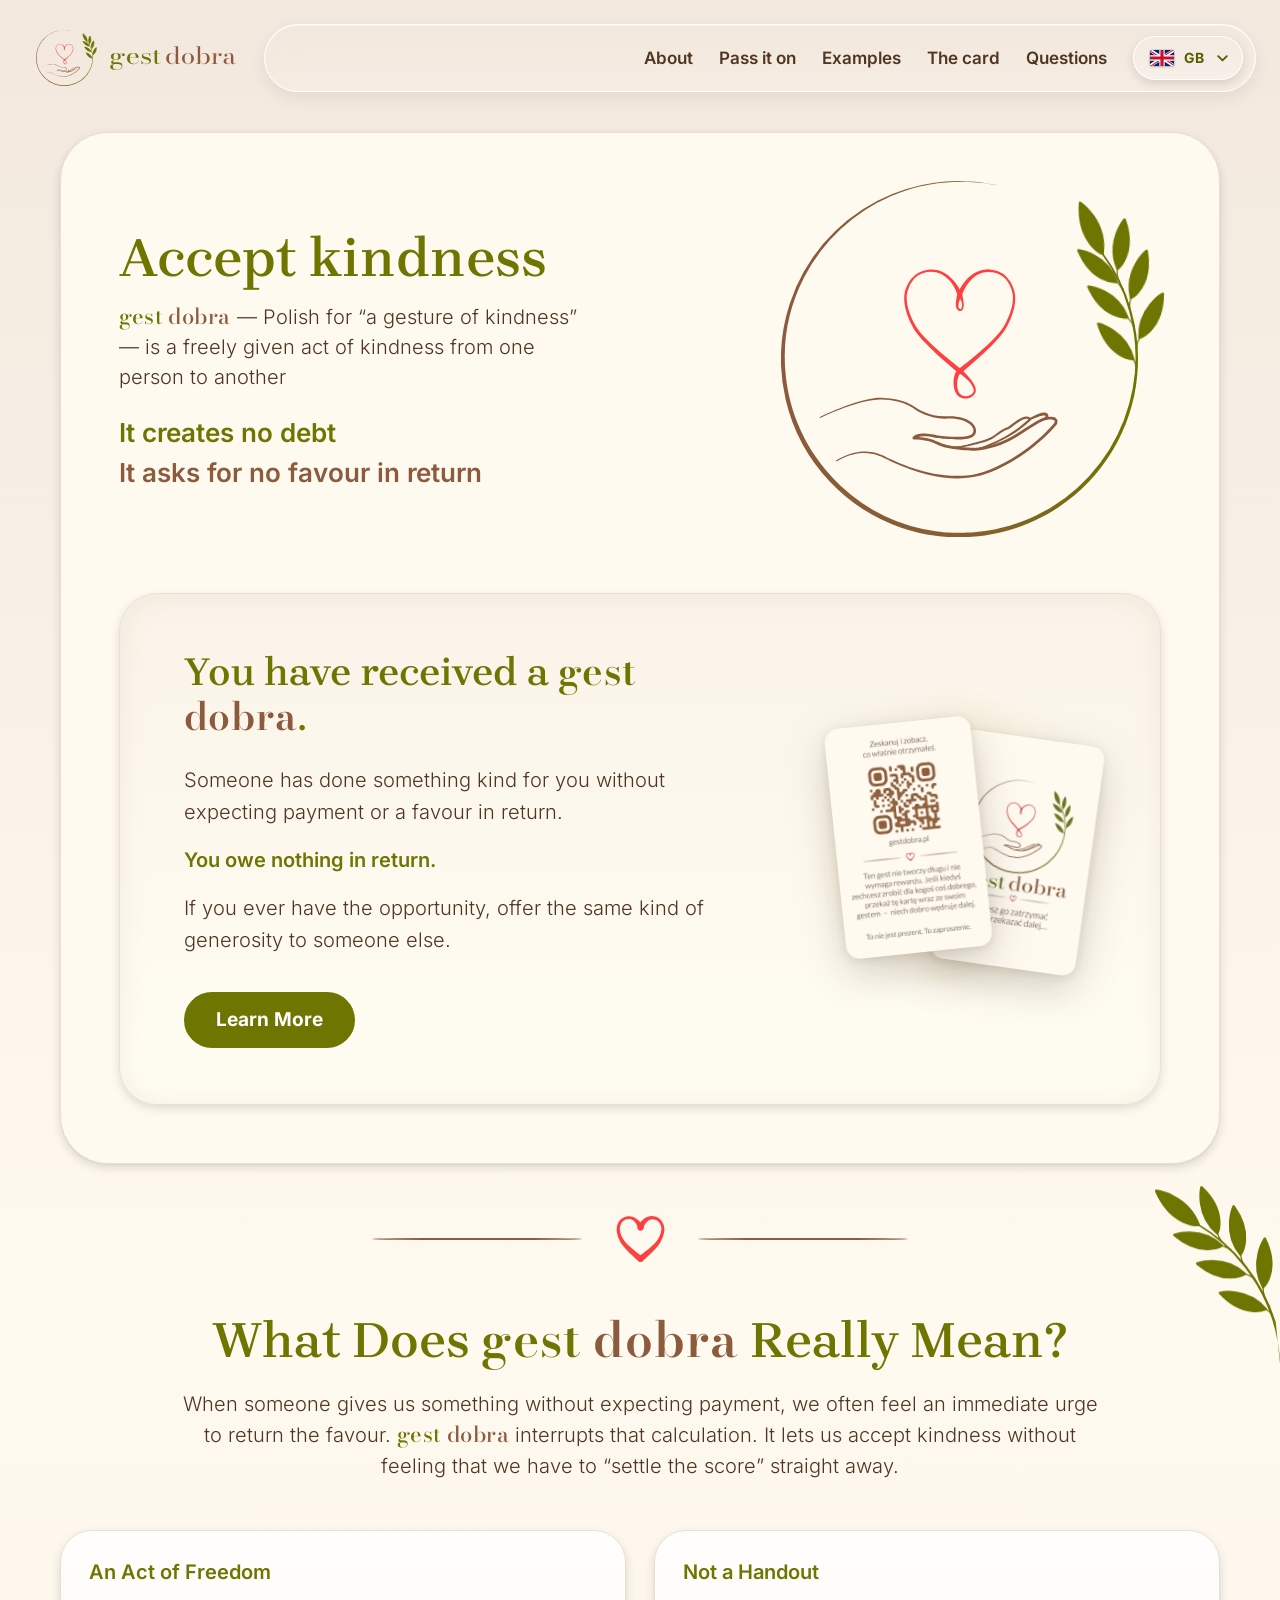
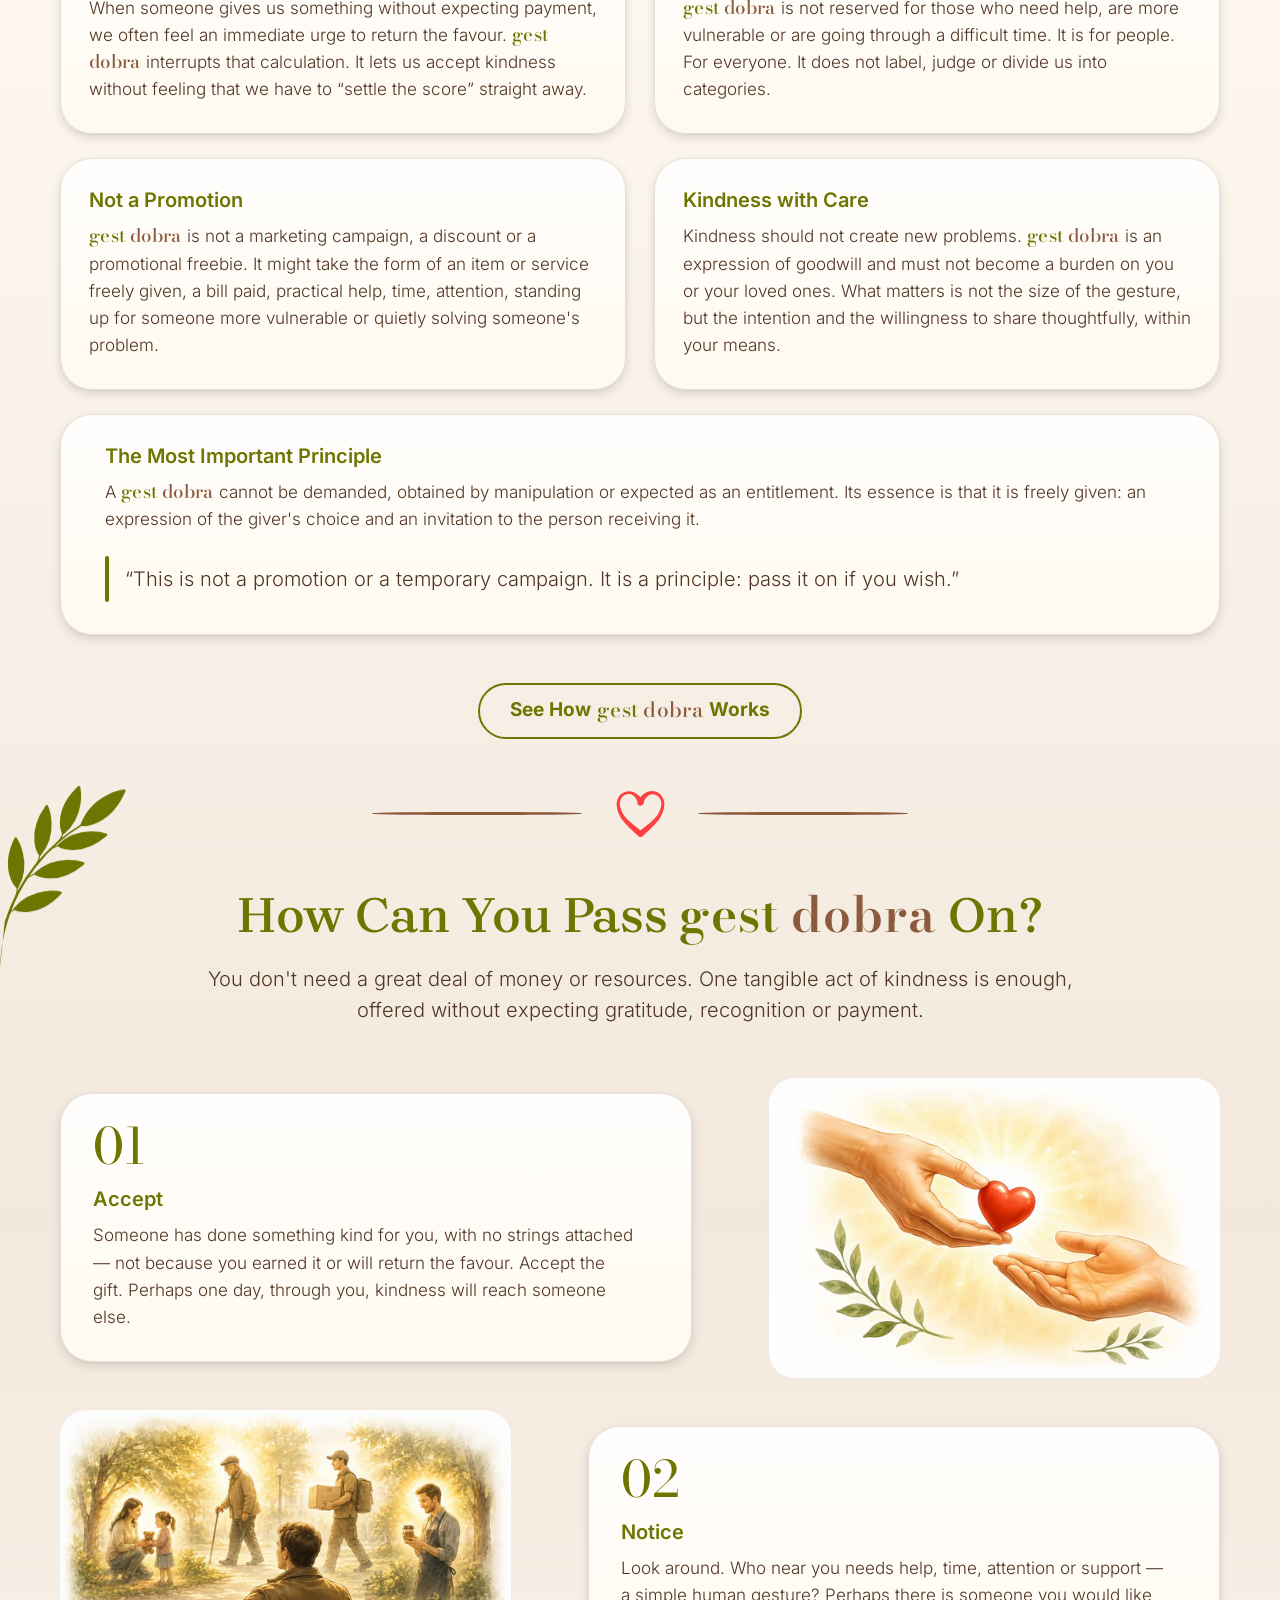
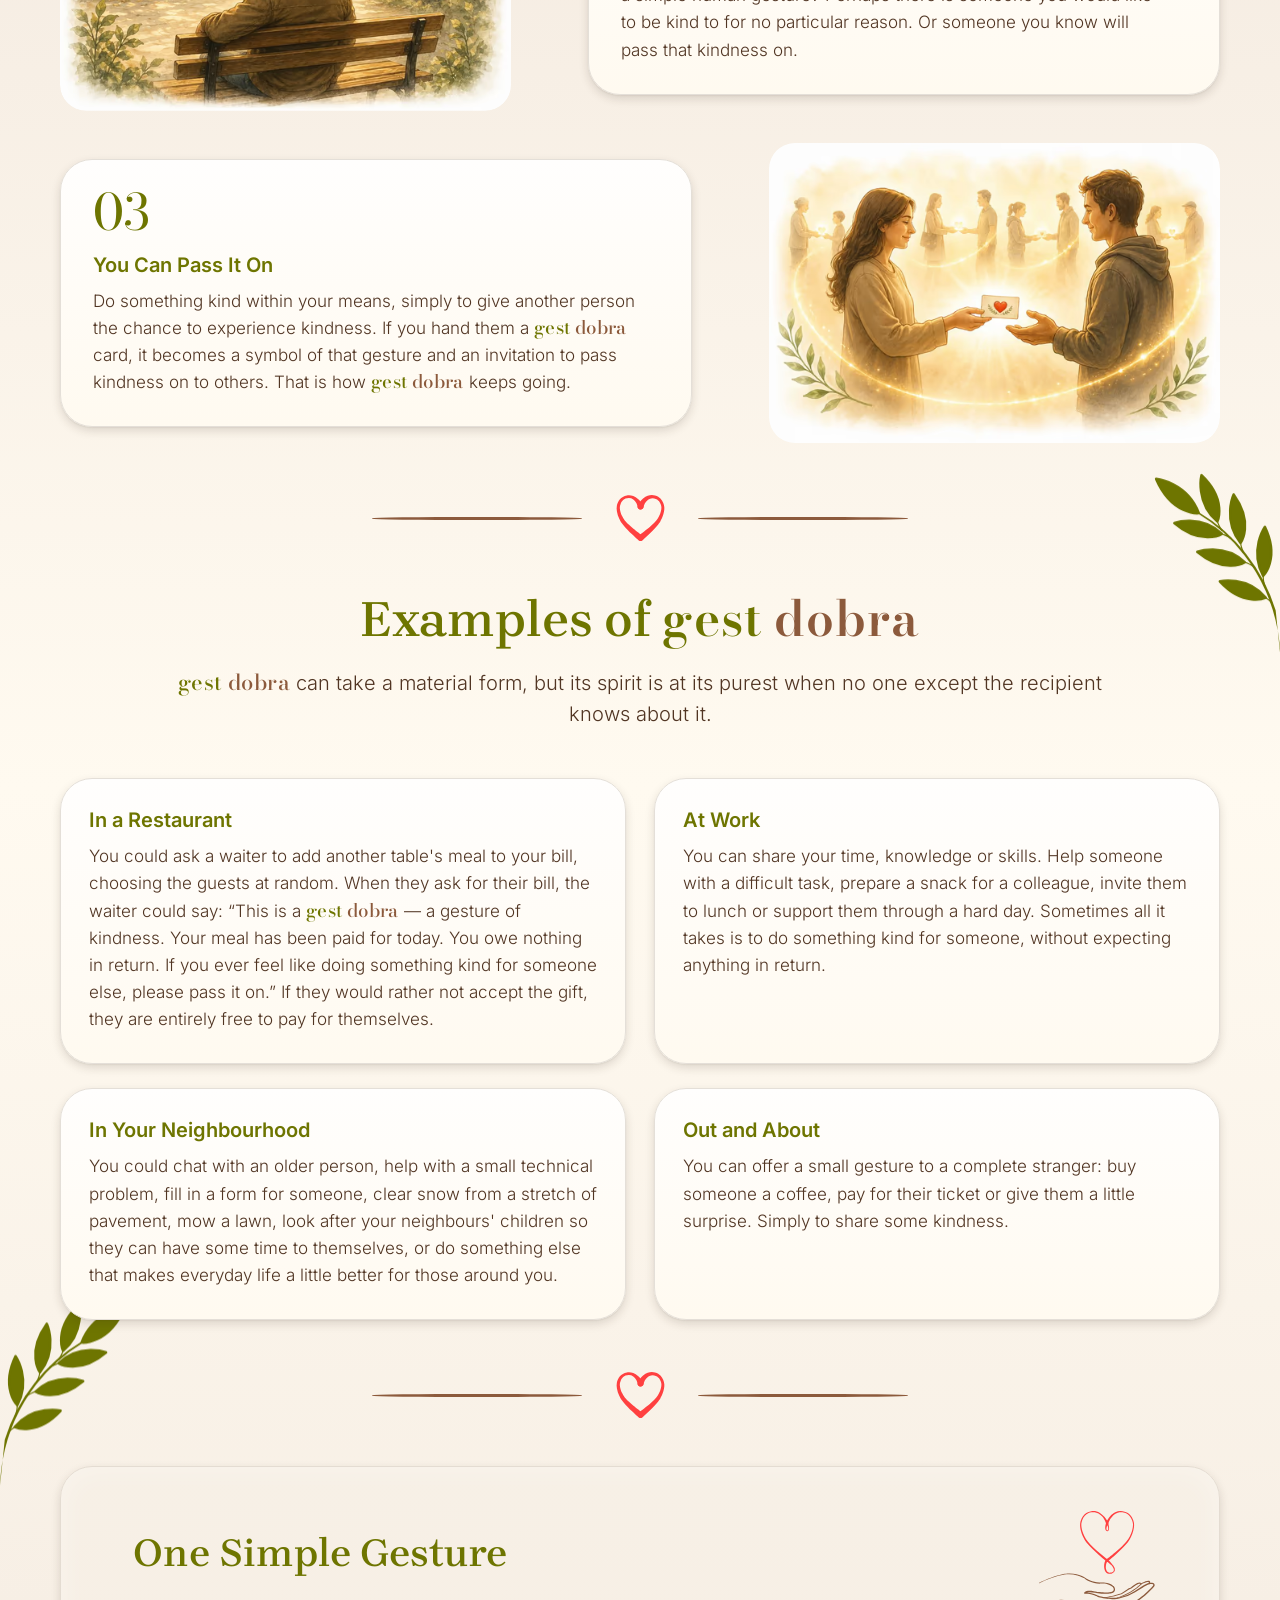
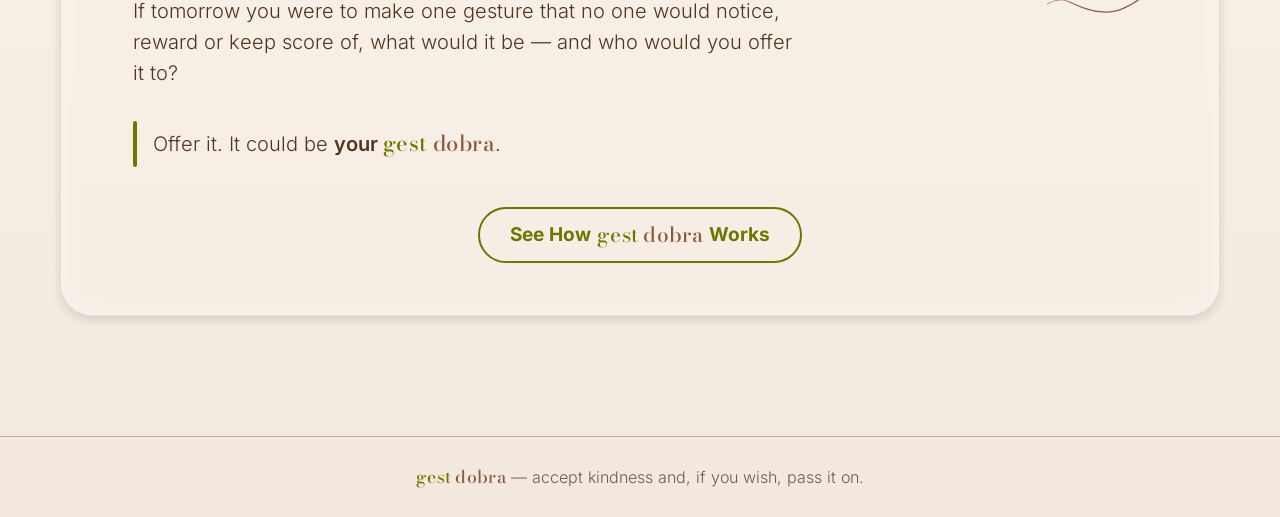
<file: en/index.html>
<!doctype html>
<!-- Plik wygenerowany automatycznie (tools/build-i18n.mjs) z index.html + i18n/en.json – nie edytuj ręcznie. -->
<html lang="en-GB" class="no-js">
<head>
  <meta charset="utf-8">
  <meta name="viewport" content="width=device-width, initial-scale=1">
  <script>document.documentElement.className='js';setTimeout(function(){if(!window.__gdReady)document.documentElement.className='no-js'},4000);</script>

  <!-- i18n:head – generowane przez tools/build-i18n.mjs, nie edytuj ręcznie -->
  <title>Gest Dobra – Kindness You Can Pass On</title>
  <meta name="description" content="Gest Dobra is about kindness with no debt or expectation of a favour in return. Discover how to accept it, pass it on and put the idea into practice.">
  <meta name="robots" content="index, follow, max-image-preview:large, max-snippet:-1">
  <link rel="canonical" href="https://gestdobra.pl/en/">
  <link rel="alternate" hreflang="pl" href="https://gestdobra.pl/">
  <link rel="alternate" hreflang="en" href="https://gestdobra.pl/en/">
  <link rel="alternate" hreflang="el" href="https://gestdobra.pl/el/">
  <link rel="alternate" hreflang="ru" href="https://gestdobra.pl/ru/">
  <link rel="alternate" hreflang="x-default" href="https://gestdobra.pl/">
  <meta property="og:type" content="website">
  <meta property="og:locale" content="en_GB">
  <meta property="og:locale:alternate" content="pl_PL">
  <meta property="og:locale:alternate" content="el_GR">
  <meta property="og:locale:alternate" content="ru_RU">
  <meta property="og:site_name" content="Gest Dobra">
  <meta property="og:title" content="Gest Dobra – Kindness You Can Pass On">
  <meta property="og:description" content="Gest Dobra means kindness with no debt and no expectation of a favour in return. Accept it and, if you wish, pass it on.">
  <meta property="og:url" content="https://gestdobra.pl/en/">
  <meta property="og:image" content="https://gestdobra.pl/assets/img/og-image-en.jpg?v=3">
  <meta property="og:image:width" content="1200">
  <meta property="og:image:height" content="630">
  <meta property="og:image:alt" content="Gest Dobra logo – a heart floating above an open hand, with the words “Accept kindness”">
  <meta name="twitter:card" content="summary_large_image">
  <!-- /i18n:head -->
  <meta name="theme-color" content="#F2E8DE">
  <meta name="color-scheme" content="light">
  <meta name="format-detection" content="telephone=no">

  <!-- Ikony -->
  <link rel="icon" href="../favicon.ico" sizes="32x32">
  <link rel="icon" href="../icon.svg" type="image/svg+xml">
  <link rel="apple-touch-icon" href="../apple-touch-icon.png">
  <link rel="manifest" href="../site.webmanifest">

  <!-- Fonty hostowane lokalnie (RODO) -->
  <link rel="preload" href="../assets/fonts/inter-var-pl.woff2" as="font" type="font/woff2" crossorigin>
  <link rel="preload" href="../assets/fonts/brygada-1918-var-pl.woff2" as="font" type="font/woff2" crossorigin>

  <link rel="stylesheet" href="../css/style.css?v=1.9.5">
  <script src="../js/main.js?v=1.9.5" defer></script>

  <!-- i18n:jsonld – generowane, nie edytuj ręcznie -->
  <script type="application/ld+json">
  {
    "@context": "https://schema.org",
    "@graph": [
      {
        "@type": "Organization",
        "@id": "https://gestdobra.pl/#organization",
        "name": "Gest Dobra",
        "url": "https://gestdobra.pl/",
        "logo": {
          "@type": "ImageObject",
          "url": "https://gestdobra.pl/assets/img/icon-512.png",
          "width": 512,
          "height": 512
        },
        "slogan": "Przyjmij dobro i, jeśli chcesz, przekaż je dalej."
      },
      {
        "@type": "WebSite",
        "@id": "https://gestdobra.pl/#website",
        "url": "https://gestdobra.pl/",
        "name": "Gest Dobra",
        "inLanguage": [
          "pl-PL",
          "en-GB",
          "el-GR",
          "ru-RU"
        ],
        "publisher": {
          "@id": "https://gestdobra.pl/#organization"
        }
      },
      {
        "@type": "WebPage",
        "@id": "https://gestdobra.pl/en/#webpage",
        "url": "https://gestdobra.pl/en/",
        "name": "Gest Dobra – Kindness You Can Pass On",
        "description": "Gest Dobra is about kindness with no debt or expectation of a favour in return. Discover how to accept it, pass it on and put the idea into practice.",
        "inLanguage": "en-GB",
        "isPartOf": {
          "@id": "https://gestdobra.pl/#website"
        },
        "about": {
          "@id": "https://gestdobra.pl/#organization"
        },
        "primaryImageOfPage": {
          "@type": "ImageObject",
          "url": "https://gestdobra.pl/assets/img/og-image-en.jpg?v=3",
          "width": 1200,
          "height": 630
        }
      }
    ]
  }
  </script>
  <!-- /i18n:jsonld -->
</head>
<body>
  <!-- wspólne kształty SVG (ikona serce + dłoń, serce separatora) -->
  <svg class="svg-sprite" aria-hidden="true" focusable="false">
    <defs>
      <g id="gd-hand"><path fill="#8C5A3C" fill-rule="evenodd" d="M60.77 85.63c.8.1 12.74 1.64 16.72-.05.66-.28 2.15-1.04 1.72-3-.04-.16-.2-.93-.98-1.87-.77-.93-2.65-2.3-5.61-3.1-3.42-.9-6.6-.62-7.49-.6-8.74.27-15.56-4.42-16.32-4.96-.2-.14-.31-.26-.83-.61-3.1-2.1-7-3.06-7.28-3.13a36 36 0 0 0-9.3-1.14c-11.01 0-28.55 8.26-31 9.46-.1.05-.11.05-.22.02l-.16-.14Q0 76.4.01 76.3c.04-.14.06-.13.2-.19.75-.38 9.9-4.91 19.3-7.69 7.55-2.23 11.35-2.16 13.08-2.13 10.95.19 16.36 4.51 16.76 4.84 1.34.94 8 5.13 16.16 4.65 1.21-.07 4.98-.31 8.79 1.02 3.21 1.13 4.65 2.74 4.76 2.86a6 6 0 0 1 1.41 2.51c.46 1.78-.03 4.15-3.65 5.06-.81.2-3.95.94-12.55.2a97 97 0 0 1-3.76-.41c-.09-.02-.08-.04-1.02-.23-3.06-.65-6.48-.97-8.59-.39 2.55.17 6.74.76 10.39 2.68.63.33 3.53 1.97 12.96 2.72 3.31.26 5.87.29 5.94.29s10.46-.49 20.9-7.05c3.74-2.36 8.23-5.36 10.85-6.85 2.63-1.5 4.75-2.34 7.5-2.14.63.04 2.66.2 3.12 1.77.28.93-.18 1.86-.42 2.26-.04.07-.03.07-.45.57-1.95 2.31-12.45 14.15-29.2 22.04-.46.22-3.03 1.43-5.86 2.48-12.7 4.74-29.3 3.27-48.62-5.55-3.99-1.82-5.56-2.78-8.24-3.7-4.3-1.46-10.47-2.26-19.58 2.25-.55.27-1.31.69-1.43.75-.1.05-.1.05-.21.02l-.17-.13c0-.07-.04-.14-.02-.21q.04-.1.13-.17s1.53-.84 3.06-1.55c11.07-5.14 17.96-2.33 22.83-.04 5.63 2.64 26.86 12.86 46.3 8.65a42 42 0 0 0 7.85-2.55c18.75-7.84 30.52-21.33 32.36-23.59.09-.14.55-.93.16-1.34-.56-.59-2.47-.63-3.7-.44-3.22.5-6.56 3.05-15.36 8.63a50 50 0 0 1-16.98 6.71 34 34 0 0 1-4.84.65c-.6-.01-6.63-.1-12.17-1.03-5.27-.87-7.02-1.98-7.7-2.32-4.98-2.5-10.98-2.44-11.6-2.43h-.23c-.06-.01-.4-.06-.56-.42-.02-.05-.14-.3 0-.6.03-.06.41-.76 1.42-1.29.6-.31 2.74-1.37 8.63-.41.33.05 1.56.26 2.81.57" clip-rule="evenodd"/><path fill="#8C5A3C" fill-rule="evenodd" d="M107.67 77.3c-.79-.4-2.1-.41-4.63 1.16-2.46 1.53-4.5 3.48-5.76 3.96-.47.18-.91.25-1.79.74-1.43.8-4 2.7-6.19 4.07-.75.47-3.3 1.97-12.2 3.83-2.05.43-4.62.9-5.29.99-1.18.15-2.44.17-2.44.17-.1-.04-.22-.04-.3-.12l-.12-.29q.03-.16.11-.3c.14-.14.16-.12.36-.12.47-.02 1.7-.08 2.69-.26 1.49-.27 3.36-.66 3.65-.72 8.49-1.8 11.38-3.23 11.97-3.51.61-.3.9-.47 2.06-1.25 2.84-1.9 4.63-3.34 6.13-3.94.88-.36.92-.26 1.54-.66 2.52-1.62 7.83-6.93 11.15-4.55.2.14.38.3.42.37a.6.6 0 0 1 .03.67c-.03.05-.06.1-.5.53a52 52 0 0 1-8.4 6.57c-8.13 5.23-15.49 7.4-17.58 8.07-.14.04-.15.04-.28-.03l-.18-.21c.01-.1-.02-.2.03-.28q.08-.1.2-.17c.01 0 1.14-.35 3.3-1.16 12.15-4.6 19.67-11.2 22.02-13.56" clip-rule="evenodd"/><path fill="#8C5A3C" fill-rule="evenodd" d="M116.77 77.4a.8.8 0 0 1-.55-.7c-.03-.24.01-.24.09-.48.01-.05.15-.5.08-.7-.04-.11-.7-.48-3.24.32a32 32 0 0 0-4.67 1.94c-.11.05-.11.06-.23.07a.54.54 0 0 1-.6-.48.6.6 0 0 1 .13-.4c.09-.1.1-.1.23-.17.17-.09 1.15-.61 2.12-1.07 1.8-.86 4.8-2.18 6.46-1.77.17.05 1.9.43 1.24 2.8l-.04.13-.16.28a.8.8 0 0 1-.55.27c-.16.02-.16.02-.31-.03" clip-rule="evenodd"/></g>
      <g id="gd-heart"><path fill="#FF4040" fill-rule="evenodd" d="M73.37 12.29c.1.49.08.52.25 1.3.17.83.16.87.3 1.59l.18 1.04c.04.22.16 1.02.2 1.65a5 5 0 0 1-.43 2.6c-.69 1.47-1.98 1.33-3 .07-.24-.3-.5-.7-.62-1.66-.25-1.94.37-4.52.73-5.87 0-.05.16-.61.17-.65l.1-.18c.03-.06.27-.44.79-.55.07-.01.52-.1.94.2q.15.11.15.14c.13.15.1.17.24.32m-.92 2.88c-.43.99-.86 2.23-.93 3.39-.05.9.15 1.17.18 1.22.26.45.7.88.98.75s.5-.68.53-.75c.35-.88.17-1.9.03-2.55a9 9 0 0 0-.37-1.14l-.3-.7z" clip-rule="evenodd"/><path fill="#FF4040" fill-rule="evenodd" d="M71.28 53.13c-.05-.05-.3-.4-.24-.9q.02-.23.14-.43c.16-.28.18-.27.43-.45 3.35-2.5 18.77-14.4 23.22-21.8 4.86-8.1 5.09-14.42 4.72-16.65-.14-.83-.74-3.92-2.69-6.64-2-2.8-4.34-3.87-5.88-4.36-.46-.14-1.96-.6-4.12-.6-1.57.02-4.9.32-8.23 3.5A21 21 0 0 0 74 11.68c-.35.82-.56 1.44-.61 1.62a1.21 1.21 0 0 1-2.36-.3c-.02-.3-.01-.31.1-.58.23-.56.98-2.23 2.3-4.19.76-1.13 3.27-4.89 7.42-6.9A13.4 13.4 0 0 1 88.7.15a12.9 12.9 0 0 1 9.61 6.26c.11.18 1.62 2.5 2.3 5.87.07.33.47 2 .06 5.16-.6 4.67-2.53 9.33-4.7 13.04-3.43 5.88-13.32 14.72-19.2 19.72-.3.26-2.21 1.88-3.79 3.15-.38.31-.82.25-.9.25-.5-.07-.76-.4-.8-.47" clip-rule="evenodd"/><path fill="#FF4040" fill-rule="evenodd" d="M73.2 53.13c-.05.06-.3.4-.8.46q-.24.03-.47-.03c-.31-.08-.3-.1-.55-.3-1.04-.84-10.78-8.7-17.5-15.89-4.17-4.46-5.35-6.69-5.94-7.75-4.31-7.84-4.7-14.18-4.21-16.92.61-3.47 3.26-11.22 11.7-12.43 2.91-.42 5.98-.16 9.19 1.74a20 20 0 0 1 4.96 4.4 28 28 0 0 1 3.8 6.1q.06.24.07.48a1.2 1.2 0 0 1-1.28 1.14 1.2 1.2 0 0 1-.83-.4c-.24-.27-.2-.3-.31-.64a20 20 0 0 0-.95-2.46c-1.32-2.8-2.72-4.4-2.98-4.71a15 15 0 0 0-4-3.33 12 12 0 0 0-3.01-1.12c-.44-.1-2.02-.45-4.39-.13-2.52.35-4.2 1.38-4.38 1.49-.9.52-3.85 2.34-5.57 7.13 0 .02-.72 1.96-.85 3.63-.18 2.39.23 8.36 4.86 16.01 4.18 6.92 18.41 18.2 23.1 21.74.26.2.28.18.44.45.03.07.24.43.11.91-.06.24-.06.24-.21.43" clip-rule="evenodd"/><path fill="#FF4040" fill-rule="evenodd" d="M72.97 51.42c.19.17.37.33 1.74 1.72.12.13 1 1.01 2.24 2.45.12.13 1.07 1.23 1.8 2.31.58.85 1.37 2.13 1.66 3.45a3.74 3.74 0 0 1-1.73 4.2 8 8 0 0 1-1.89.87c-.38.13-4.27 1.15-6.43-2.38-.9-1.47-1.27-3.46-1.33-5.47a14 14 0 0 1 .57-4.2 5.6 5.6 0 0 1 1.95-2.98c.14-.1.31-.15.34-.16.05-.02.28-.08.56-.03l.19.04c.17.08.15.1.33.18m-.62 2.47c-.78.92-1.27 2.65-1.44 4.32-.06.61-.08 1.87.1 3 .44 2.7 1.78 3.61 2.87 3.96 1.01.33 2 .21 2.5.1.8-.24 2.98-.92 3.02-2.8.01-.75-.24-1.73-1.2-3.14-.3-.45-.9-1.21-1.62-1.96a23 23 0 0 0-2.24-2.02c-1-.8-1.67-1.25-2-1.46" clip-rule="evenodd"/></g>
      <g id="gd-dheart"><path fill="#FF4040" fill-rule="evenodd" d="M331.53 55.54a3.8 3.8 0 0 1-.3-4.14c.51-.9.58-.86 1.43-1.44 6.08-4.22 19.01-13.87 23.05-20.38.05-.07 4.54-6.85 4.7-13.69.01-.56.06-1.66-.65-3.88-.67-2.04-2.66-6.85-8.3-7.8a10 10 0 0 0-5.86.62c-1.54.68-3.73 2.06-5.8 5.8a17 17 0 0 0-1.76 4.81l-.77 1.28a3.7 3.7 0 0 1-2.56 1.2c-.24.01-1.58.08-2.75-.98a3.7 3.7 0 0 1-1.2-2.57c-.06-1.04-.02-1.06.47-1.99.76-1.45 3.16-5.3 6.42-8.1 6.16-5.3 11.93-4.47 14.83-3.76 6.15 1.5 8.76 6.46 9.13 7.1.23.39 2.28 3.88 2.44 7.89.27 6.26-2.71 13.41-5 17.28-.94 1.59-4.32 7.16-19.41 20.89a173 173 0 0 1-2.84 2.54c-.45.22-.86.52-1.34.65-1.47.4-2.6-.25-2.8-.36-.1-.06-.68-.38-1.13-.97" clip-rule="evenodd"/><path fill="#FF4040" fill-rule="evenodd" d="M336.82 50.27c.1.1.63.56.95 1.13.12.2.76 1.33.37 2.8-.2.73-.2.74-.66 1.34a3.8 3.8 0 0 1-3.93 1.33c-1.03-.27-1-.36-1.8-1.05-.74-.64-9.33-8.06-15.65-14.91-5.29-5.73-6.75-8.54-8.06-11.39-2.86-6.18-3.85-12.3-2.97-16.25 1.19-5.36 4.88-11.6 12.45-12.74 3.11-.46 8.34-.7 14.19 4.62a38 38 0 0 1 2.56 2.61 42 42 0 0 1 3.78 5.14c.07.5.23.98.2 1.47a3.7 3.7 0 0 1-1.2 2.56 3.8 3.8 0 0 1-2.75 1c-.22-.02-1.53-.08-2.56-1.22-.53-.58-.8-.5-.77-1.29.01-.22-.16-1.45-.45-2.38-1.29-4.06-3.23-6.19-5.05-7.51a9.4 9.4 0 0 0-5.58-1.78c-6.3.1-8.9 4.3-10.03 7-.36.86-1 2.74-1.07 4.32-.05 1.08-.04 5.36 2.96 11.34 1.89 3.77 3.49 5.5 4.03 6.13 6.66 7.64 20.9 17.67 21.04 17.73m0 0q-.04-.02-.02 0z" clip-rule="evenodd"/></g>
    </defs>
  </svg>
  <a class="skip-link" href="#main">Skip to content</a>

  <header class="site-header" data-header>
    <div class="site-header__inner">
      <a class="logo" href="./" aria-label="Gest Dobra – back to the top of the page">
        <img class="logo__img" src="../assets/img/logo.svg" width="229" height="65" alt="Gest Dobra" fetchpriority="high">
      </a>

      <div class="nav-pill">
        <nav class="nav" id="site-nav" aria-label="Main navigation" data-nav>
          <ul class="nav__list" role="list">
            <li><a class="nav__link" href="#o-idei">About</a></li>
            <li><a class="nav__link" href="#jak-przekazac">Pass it on</a></li>
            <li><a class="nav__link" href="#przyklady">Examples</a></li>
            <li><a class="nav__link" href="./how-it-works.html#dlaczego-karta-jest-wazna">The card</a></li>
            <li><a class="nav__link" href="./how-it-works.html#faq">Questions</a></li>
          </ul>
        </nav>

        <!-- i18n:lang -->
        <div class="lang" data-lang>
          <button class="lang__toggle" type="button" aria-expanded="false" aria-controls="lang-menu" data-lang-toggle>
            <img class="flag" src="../assets/img/flags/uk.svg" width="24" height="16" alt="">
            <span class="lang__code" aria-hidden="true">GB</span>
            <span class="visually-hidden">Page language: English. Change language</span>
            <svg class="lang__chevron" width="12" height="8" viewBox="0 0 14 9" aria-hidden="true" focusable="false"><path d="M1.5 1.5 7 7l5.5-5.5" fill="none" stroke="currentColor" stroke-width="2.4" stroke-linecap="round" stroke-linejoin="round"/></svg>
          </button>
          <ul class="lang__menu" id="lang-menu" role="list" hidden>
              <li><a class="lang__option" href="../" hreflang="pl" lang="pl"><img class="flag" src="../assets/img/flags/pl.svg" width="24" height="16" alt="" loading="lazy" decoding="async"><span class="lang__code">PL</span><span class="visually-hidden"> – Polski</span></a></li>
              <li><a class="lang__option is-active" href="./" hreflang="en" lang="en-GB" aria-current="page"><img class="flag" src="../assets/img/flags/uk.svg" width="24" height="16" alt="" loading="lazy" decoding="async"><span class="lang__code">GB</span><span class="visually-hidden"> – English</span><span class="lang__check" aria-hidden="true">✓</span></a></li>
              <li><a class="lang__option" href="../el/" hreflang="el" lang="el"><img class="flag" src="../assets/img/flags/gr.svg" width="24" height="16" alt="" loading="lazy" decoding="async"><span class="lang__code">GR</span><span class="visually-hidden"> – Ελληνικά</span></a></li>
              <li><a class="lang__option" href="../ru/" hreflang="ru" lang="ru"><img class="flag" src="../assets/img/flags/ru.svg" width="24" height="16" alt="" loading="lazy" decoding="async"><span class="lang__code">RU</span><span class="visually-hidden"> – Русский</span></a></li>
          </ul>
        </div>
        <!-- /i18n:lang -->

        <button class="burger" type="button" aria-expanded="false" aria-controls="site-nav" data-label-open="Open menu" data-label-close="Close menu" data-burger>
          <span class="burger__box" aria-hidden="true"><span></span><span></span><span></span></span>
          <span class="visually-hidden" data-burger-label>Open menu</span>
        </button>
      </div>
    </div>
  </header>

  <main id="main" tabindex="-1">

    <!-- HERO -->
    <section class="hero" aria-labelledby="hero-title">
      <div class="container">
        <div class="hero__card">
          <div class="hero__top">
            <div class="hero__text">
              <h1 class="hero__title anim-load" id="hero-title" data-delay=".15">Accept kindness</h1>
              <p class="hero__lead anim-load" data-delay=".3"><span class="brand-name"><span class="brand-name__g">Gest</span> <span class="brand-name__d">Dobra</span></span> — Polish for “a gesture of kindness” — is a freely given act of kindness from one person to another</p>
              <ul class="hero__claims" role="list">
                <li class="hero__claim anim-load anim-load--left" data-delay=".45">It creates no debt</li>
                <li class="hero__claim hero__claim--brown anim-load anim-load--left" data-delay=".6">It asks for no favour in return</li>
              </ul>
            </div>

            <div class="hero__art art art--hero" role="img" aria-label="Gest Dobra logo: a heart held in cupped hands, surrounded by light and green branches">
              <svg class="art__layer art__ring" viewBox="0 0 466 437" aria-hidden="true" focusable="false"><defs><linearGradient id="gd-ring" x1="2.33" x2="436.17" y1="217.32" y2="217.32" gradientUnits="userSpaceOnUse"><stop stop-color="#8C5A3C"/><stop offset=".53" stop-color="#85602F"/><stop offset="1" stop-color="#6E7500"/></linearGradient></defs><path fill="url(#gd-ring)" fill-rule="evenodd" d="M263.93 4.92c-.03.12.08.21-.04.19-16.1-3.24-68.91-12.51-128.67 13.22A217 217 0 0 0 28.59 117.7 215 215 0 0 0 5.86 239.24c5.73 54.36 31.65 101.47 67.85 134.97a214 214 0 0 0 115.95 55.19c19.38 2.71 68.7 7.15 123.1-19.1A216 216 0 0 0 420.5 293.06a216 216 0 0 0 6.38-133.77 215 215 0 0 0-34.26-70.6c-.24-.32-.25-.34-.19-.75l.4-.66c.25-.06.5-.22.75-.18.25.03.46.22.66.39a217.5 217.5 0 0 1 42.66 150.45c-6.02 67-42.39 125.85-96.16 161.97-45.88 30.83-99.82 42-151.18 35.15a218 218 0 0 1-43-10.27 219.5 219.5 0 0 1-86.83-56.34 218 218 0 0 1-54-100.27 219.6 219.6 0 0 1 4.94-117.53A219 219 0 0 1 118.3 24.12a216 216 0 0 1 69.87-22.1 219 219 0 0 1 75.76 2.9" clip-rule="evenodd"/></svg>
              <svg class="art__layer art__branch" viewBox="0 0 466 437" aria-hidden="true" focusable="false"><g class="leaf lf1"><path fill="#6E7500" fill-rule="evenodd" stroke="#6E7500" stroke-linecap="round" stroke-linejoin="round" stroke-miterlimit="1.5" stroke-width="3.34" d="M394.22 89.15s-31.81-10.22-32.79-59.6c0 0 34.19 19.1 32.79 59.6" clip-rule="evenodd"/></g><g class="leaf lf2"><path fill="#6E7500" fill-rule="evenodd" d="M413.95 119.2c.04.14.1.28.1.43 0 .06.02.46-.28.8a1.14 1.14 0 0 1-1.6.1 1 1 0 0 1-.33-.52c-.4-1.13-.8-3.65-.81-7.72 0-2.3.02-2.3.03-4.59 0-3.45.11-6.07.13-6.6.01-.13.03-.98.05-1.03.05-.14.06-.3.14-.43a1.13 1.13 0 0 1 1.54-.43 1.15 1.15 0 0 1 .56 1.22c-.09.51-.73 3.53-1 7.32-.35 5.11.68 9.93 1.46 11.43z" clip-rule="evenodd"/><path fill="#6E7500" fill-rule="evenodd" stroke="#6E7500" stroke-linecap="round" stroke-linejoin="round" stroke-miterlimit="1.5" stroke-width="3.33" d="M411.85 107.54s21.7-20.38 3.63-60.5c0 0-20.22 28.42-3.63 60.5" clip-rule="evenodd"/></g><g class="leaf lf3"><path fill="#6E7500" fill-rule="evenodd" d="M418.15 133.7c-.26-.7-1.78-3.68-5.97-7.53a46 46 0 0 0-5.15-3.93c-1.9-1.28-2.44-1.55-2.49-1.6q-.17-.15-.3-.33a1.13 1.13 0 0 1 1.22-1.7c.27.06.46.22.5.25l1.48 1.25c2.44 2.1 4.88 4.35 6.67 5.95 4.31 3.85 5.53 5.79 5.65 5.97.36.53.49.82.5.83q.05.21.07.44a1.13 1.13 0 0 1-1.15 1.11c-.46 0-.73-.28-.78-.33l-.25-.36z" clip-rule="evenodd"/><path fill="#6E7500" fill-rule="evenodd" stroke="#6E7500" stroke-linecap="round" stroke-linejoin="round" stroke-miterlimit="1.5" stroke-width="3.33" d="M410.9 124.16s-29.48 4.18-49.48-35c0 0 34.83 1.98 49.48 35" clip-rule="evenodd"/></g><g class="leaf lf4"><path fill="#6E7500" fill-rule="evenodd" d="M428.45 155.58c.01.14.05.29.03.43a1.14 1.14 0 0 1-2.01.56 1 1 0 0 1-.24-.56c-.2-1.19-.16-3.74.53-7.74.4-2.27.42-2.26.82-4.52.6-3.4 1.16-5.96 1.27-6.47l.22-1.02q.09-.2.21-.4c.05-.05.3-.35.75-.4a1.13 1.13 0 0 1 1.25 1c.03.27-.05.5-.06.54-.18.5-1.33 3.36-2.24 7.05-1.23 4.97-1.04 9.89-.53 11.5v.02" clip-rule="evenodd"/><path fill="#6E7500" fill-rule="evenodd" stroke="#6E7500" stroke-linecap="round" stroke-linejoin="round" stroke-miterlimit="1.5" stroke-width="3.33" d="M428.44 143.25s25.16-15.91 15-58.73c0 0-25.24 24.1-15 58.73" clip-rule="evenodd"/></g><g class="leaf lf5"><path fill="#6E7500" fill-rule="evenodd" d="M431.64 178.37c-.22-.7-1.6-3.76-5.58-7.81a46 46 0 0 0-4.95-4.18c-1.84-1.37-2.36-1.67-2.4-1.72q-.17-.17-.3-.35a1.13 1.13 0 0 1 .46-1.54c.4-.22.79-.11.85-.1.27.09.45.25.48.28l1.42 1.33c2.33 2.2 4.66 4.58 6.37 6.26 4.12 4.07 5.24 6.06 5.35 6.25.33.54.45.84.45.85.02.15.07.3.06.44-.03.46-.32.72-.37.77a1.14 1.14 0 0 1-1.6-.08l-.23-.38z" clip-rule="evenodd"/><path fill="#6E7500" fill-rule="evenodd" stroke="#6E7500" stroke-linecap="round" stroke-linejoin="round" stroke-miterlimit="1.5" stroke-width="3.33" d="M424.02 167.74s-29.43 4.51-49.86-34.46c0 0 34.84 1.61 49.86 34.46" clip-rule="evenodd"/></g><g class="leaf lf6"><path fill="#6E7500" fill-rule="evenodd" d="M437.02 206.06q.02.23-.01.44c-.02.06-.11.45-.5.7-.06.03-.4.25-.86.14-.07-.01-.45-.1-.7-.5a1 1 0 0 1-.18-.57c-.08-1.21.22-3.74 1.33-7.66.62-2.2.65-2.2 1.28-4.4.94-3.32 1.76-5.81 1.93-6.31l.32-.99q.12-.2.25-.37c.05-.05.33-.33.8-.33s.76.29.8.34a1.15 1.15 0 0 1 .22 1.32c-.23.47-1.67 3.2-2.96 6.78-1.74 4.81-2.06 9.73-1.72 11.39z" clip-rule="evenodd"/><path fill="#6E7500" fill-rule="evenodd" stroke="#6E7500" stroke-linecap="round" stroke-linejoin="round" stroke-miterlimit="1.5" stroke-width="3.33" d="M438.97 191.96s27.56-11.26 25.06-55.19c0 0-29.07 19.29-25.06 55.19" clip-rule="evenodd"/></g><g class="leaf lf7"><path fill="#6E7500" fill-rule="evenodd" d="M434.82 227.64c-.1-.74-.9-3.99-4.09-8.7a46 46 0 0 0-4.12-4.99c-1.57-1.67-2.03-2.06-2.06-2.12q-.12-.19-.22-.4c-.02-.06-.15-.43.06-.85.03-.06.21-.42.66-.58.44-.14.8.03.86.06.24.13.4.32.42.35l1.15 1.57c1.9 2.59 3.77 5.34 5.15 7.3 3.32 4.74 4.06 6.9 4.14 7.1.23.6.3.91.3.92q0 .23-.03.45a1.1 1.1 0 0 1-1.37.82c-.45-.1-.65-.44-.69-.5l-.16-.4z" clip-rule="evenodd"/><path fill="#6E7500" fill-rule="evenodd" stroke="#6E7500" stroke-linecap="round" stroke-linejoin="round" stroke-miterlimit="1.5" stroke-width="3.33" d="M431.31 218.55s-29.76.72-45.06-40.54c0 0 34.36 6.04 45.06 40.54" clip-rule="evenodd"/></g></svg>
              <svg class="art__layer art__hand" viewBox="0 0 466 437" aria-hidden="true" focusable="false"><path fill="#8C5A3C" fill-rule="evenodd" d="M191.99 311.96c1.88.25 30.28 3.92 39.75-.1 1.58-.66 5.1-2.48 4.08-7.12-.09-.39-.47-2.23-2.33-4.47-1.83-2.2-6.29-5.46-13.33-7.35-8.12-2.18-15.67-1.5-17.8-1.43-20.78.63-37.01-10.53-38.82-11.8-.47-.34-.74-.63-1.98-1.47-7.34-4.98-16.65-7.27-17.29-7.44a86 86 0 0 0-22.1-2.7c-26.2.02-67.91 19.64-73.75 22.5-.24.11-.25.11-.5.03l-.38-.33c-.01-.17-.09-.34-.03-.5.1-.32.16-.3.46-.44 1.81-.91 23.54-11.69 45.9-18.28 17.95-5.3 27-5.16 31.1-5.08 26.04.45 38.92 10.74 39.87 11.52 3.17 2.24 19 12.2 38.42 11.06 2.88-.17 11.82-.75 20.89 2.42 7.64 2.67 11.06 6.51 11.31 6.8 2.55 2.77 3.23 5.44 3.37 5.97 1.08 4.24-.07 9.87-8.68 12.01-1.94.49-9.4 2.26-29.85.48-4.57-.4-8.8-.94-8.95-.96-.19-.04-.18-.09-2.4-.55-7.3-1.54-15.41-2.3-20.44-.93 6.06.41 16.02 1.8 24.7 6.37 1.51.8 8.4 4.68 30.83 6.47 7.87.63 13.96.69 14.12.69.17 0 24.87-1.15 49.68-16.76 8.9-5.6 19.58-12.75 25.82-16.29 6.25-3.55 11.27-5.55 17.84-5.1 1.48.1 6.31.5 7.41 4.21.66 2.23-.44 4.45-1.01 5.39-.1.15-.07.17-1.07 1.35-4.64 5.5-29.6 33.66-69.43 52.4-1.09.52-7.2 3.4-13.93 5.9-30.22 11.28-69.66 7.76-115.61-13.2-9.47-4.32-13.2-6.61-19.59-8.78-10.24-3.49-24.9-5.39-46.55 5.33-1.3.65-3.13 1.65-3.4 1.8-.23.12-.25.12-.5.05l-.4-.32c-.02-.17-.1-.34-.05-.5.04-.17.19-.29.31-.4 0 0 3.62-2 7.26-3.68 26.33-12.22 42.7-5.54 54.3-.1 13.4 6.27 63.86 30.58 110.06 20.57a100 100 0 0 0 18.68-6.07c44.58-18.63 72.58-50.73 76.95-56.09.2-.33 1.3-2.2.38-3.18-1.33-1.4-5.87-1.5-8.8-1.04-7.65 1.2-15.6 7.25-36.51 20.5a118 118 0 0 1-40.37 15.96 80 80 0 0 1-11.52 1.54c-1.44-.02-15.76-.24-28.94-2.43-12.52-2.09-16.7-4.72-18.32-5.53-11.83-5.93-26.09-5.8-27.56-5.78-.05 0-.44.01-.56 0a1.72 1.72 0 0 1-1.33-2.4c.07-.16.99-1.84 3.38-3.08 1.44-.75 6.5-3.26 20.53-.99.78.13 3.71.61 6.68 1.35" clip-rule="evenodd"/><path fill="#8C5A3C" fill-rule="evenodd" d="M303.5 292.17c-1.88-.96-5.02-.98-11.01 2.76-5.84 3.64-10.68 8.28-13.7 9.42-1.12.42-2.17.6-4.26 1.76-3.4 1.9-9.52 6.42-14.7 9.67-1.79 1.12-7.84 4.68-29.04 9.11a272 272 0 0 1-12.55 2.35c-2.8.37-5.81.4-5.81.4-.24-.08-.52-.1-.7-.27l-.31-.7c.09-.23.1-.51.27-.7.34-.34.38-.29.86-.3 1.12-.04 4.04-.19 6.39-.61 3.54-.64 8-1.58 8.69-1.73 20.17-4.26 27.04-7.66 28.45-8.34a34 34 0 0 0 4.9-2.97c6.75-4.52 11.02-7.93 14.56-9.36 2.1-.85 2.2-.63 3.68-1.58 5.98-3.85 18.62-16.47 26.5-10.82.47.34.9.73 1.02.9.06.07.39.5.24 1.14 0 .04-.05.24-.19.44-.07.12-.13.22-1.17 1.25-2.66 2.64-9.31 8.78-19.98 15.64-19.33 12.43-36.83 17.6-41.81 19.17-.33.1-.35.1-.66-.05l-.42-.51c.02-.22-.04-.46.06-.65.1-.2.32-.3.5-.43 0 0 2.7-.81 7.81-2.75 28.9-10.92 46.78-26.64 52.38-32.24" clip-rule="evenodd"/><path fill="#8C5A3C" fill-rule="evenodd" d="M325.12 292.42c-.11-.04-.75-.25-1.11-.96a2 2 0 0 1-.2-.71c-.05-.6.04-.58.22-1.14.04-.13.37-1.2.2-1.69-.1-.25-1.66-1.13-7.71.77a77 77 0 0 0-11.1 4.6c-.27.14-.27.16-.56.19-.08 0-.52.05-.92-.28-.42-.34-.46-.8-.47-.88-.05-.52.23-.86.28-.92.22-.27.24-.25.55-.42.41-.22 2.74-1.46 5.05-2.55 4.26-2.03 11.42-5.19 15.36-4.2.4.1 4.5 1.03 2.93 6.65-.02.1-.09.31-.1.32-.12.22-.2.46-.37.66-.51.59-1.18.64-1.3.65-.38.03-.38.03-.75-.1" clip-rule="evenodd"/></svg>
              <svg class="art__layer art__heart" viewBox="0 0 466 437" aria-hidden="true" focusable="false"><path fill="#FF4040" fill-rule="evenodd" d="M221.93 137.59c.26 1.16.2 1.23.6 3.1.4 1.97.38 2.05.71 3.77.04.2.18.94.44 2.47.08.52.38 2.44.44 3.92.13 2.67-.19 4.47-1 6.2-1.62 3.49-4.7 3.16-7.12.15-.58-.72-1.2-1.64-1.5-3.95-.57-4.6.9-10.73 1.74-13.94l.42-1.55q.1-.22.22-.42c.1-.16.66-1.07 1.9-1.31a3 3 0 0 1 2.24.48c.25.19.33.28.36.31.3.36.24.4.55.77m-2.19 6.84c-1.02 2.36-2.05 5.32-2.2 8.06-.13 2.14.36 2.8.43 2.92.6 1.07 1.65 2.1 2.32 1.78.69-.31 1.2-1.62 1.26-1.79.85-2.09.42-4.54.08-6.06a23 23 0 0 0-1.6-4.37z" clip-rule="evenodd"/><path fill="#FF4040" fill-rule="evenodd" d="M216.96 234.71c-.1-.14-.72-.94-.57-2.13q.07-.56.35-1.05c.37-.65.42-.62 1.02-1.07 7.95-5.95 44.63-34.23 55.22-51.84 11.55-19.23 12.09-34.27 11.2-39.58-.32-1.97-1.75-9.3-6.39-15.79a26.7 26.7 0 0 0-13.97-10.35 31 31 0 0 0-9.81-1.42c-3.73.03-11.64.73-19.56 8.3-2.5 2.39-7.23 7.54-11 16.35a42 42 0 0 0-1.46 3.86 2.8 2.8 0 0 1-1.5 1.7q-.51.24-1.08.28a3 3 0 0 1-2.1-.75c-.88-.79-.93-1.79-.94-1.96-.04-.7-.02-.71.25-1.36a61 61 0 0 1 5.45-9.95c1.81-2.7 7.8-11.64 17.65-16.42a32 32 0 0 1 18.68-2.8 30.7 30.7 0 0 1 22.84 14.9c.26.42 3.86 5.94 5.48 13.95.15.77 1.1 4.75.14 12.26-1.43 11.11-6.02 22.17-11.18 31-8.17 14-31.67 35-45.66 46.9-.71.61-5.25 4.47-9 7.5-.92.72-1.97.59-2.14.57-1.2-.16-1.81-.96-1.92-1.1" clip-rule="evenodd"/><path fill="#FF4040" fill-rule="evenodd" d="M221.52 234.7a2.9 2.9 0 0 1-3.02 1.03c-.74-.2-.72-.26-1.31-.73-2.47-1.99-25.62-20.69-41.6-37.76-9.92-10.6-12.73-15.92-14.12-18.44-10.26-18.64-11.17-33.72-10.02-40.24 1.45-8.24 7.75-26.66 27.83-29.55 6.92-1 14.21-.38 21.84 4.14 5.82 3.46 9.94 8.24 11.8 10.48a67 67 0 0 1 9.04 14.49c.05.38.18.75.16 1.13-.01.17-.06 1.17-.94 1.96a2.87 2.87 0 0 1-4.08-.19c-.58-.64-.49-.7-.74-1.53a46 46 0 0 0-2.27-5.84c-3.11-6.66-6.46-10.48-7.08-11.2a34 34 0 0 0-9.52-7.91 28 28 0 0 0-7.14-2.68 29 29 0 0 0-10.43-.3c-6 .82-10 3.29-10.42 3.53-2.15 1.26-9.15 5.56-13.24 16.97-.01.03-1.72 4.65-2.03 8.63-.43 5.67.56 19.87 11.55 38.07 9.94 16.44 43.8 43.29 54.95 51.69.6.45.65.42 1.02 1.07.09.15.58 1.02.28 2.16-.15.56-.15.57-.5 1.02" clip-rule="evenodd"/><path fill="#FF4040" fill-rule="evenodd" d="M220.98 230.63c.45.42.89.79 4.15 4.1.3.3 2.39 2.4 5.33 5.81.28.33 2.53 2.94 4.29 5.5 1.37 2.01 3.24 5.06 3.94 8.2 1.36 6.2-2.8 9.11-4.12 9.97-.56.36-2 1.27-4.5 2.1-.9.3-10.14 2.71-15.29-5.66-2.15-3.5-3.03-8.24-3.17-13.01-.02-.59-.07-5.44 1.37-9.97 1.17-3.67 2.84-5.78 4.64-7.1.33-.25.74-.37.81-.4a3 3 0 0 1 1.33-.07c.3.05.4.1.43.11.41.18.38.24.8.42m-1.47 5.88c-1.85 2.2-3.01 6.3-3.4 10.26-.15 1.46-.22 4.44.22 7.13 1.05 6.41 4.24 8.6 6.82 9.43 2.4.77 4.78.5 5.97.23 1.88-.56 7.05-2.19 7.15-6.65.04-1.78-.56-4.12-2.83-7.47a38 38 0 0 0-3.86-4.65c-2-2.05-3.66-3.47-5.33-4.81a58 58 0 0 0-4.74-3.47" clip-rule="evenodd"/></svg>
            </div>
          </div>

          <div class="received anim-load" data-delay=".55">
            <div class="received__text">
              <h2 class="received__title">You have received a <span class="brand-name"><span class="brand-name__g">Gest</span> <span class="brand-name__d">Dobra</span></span>.</h2>
              <p>Someone has done something kind for you without expecting payment or a favour in return.</p>
              <p class="received__strong">You owe nothing in return.</p>
              <p class="received__last">If you ever have the opportunity, offer the same kind of generosity to someone else.</p>
              <div class="received__cta">
                <a class="btn btn--primary" href="#o-idei">Learn More</a>
              </div>
            </div>
            <figure class="received__cards" data-reveal="cards">
              <div class="karta__cards karta__cards--received">
                <img class="karta__card karta__card--back" src="../assets/img/jak-dziala/karta-tyl.webp" width="326" height="512" alt="Back of the Gest Dobra card: a QR code linking to gestdobra.pl and a short explanation of the idea in Polish" loading="lazy" decoding="async">
                <img class="karta__card karta__card--front" src="../assets/img/jak-dziala/karta-przod.webp" width="326" height="512" alt="Front of the Gest Dobra card: the logo with a heart above an open hand and the words “You may keep it or pass it on…” in Polish" loading="lazy" decoding="async">
              </div>
            </figure>
          </div>
        </div>
      </div>
    </section>

    <!-- O IDEI -->
    <section class="section section--idea" id="o-idei" aria-labelledby="o-idei-title">
      <div class="leaf leaf--right leaf--idea" aria-hidden="true" data-parallax="0.06">
        <img src="../assets/img/leaf-right.svg" width="200" height="288" alt="" loading="lazy" decoding="async" data-reveal="leaf">
      </div>

      <div class="container">
        <div class="divider" aria-hidden="true" data-reveal="divider">
          <span class="divider__line"></span>
          <svg class="divider__heart" viewBox="304 0 60 57" width="60" height="57" focusable="false"><mask id="dh-1" maskUnits="userSpaceOnUse" x="296" y="-8" width="76" height="73"><path class="divider__draw" pathLength="100" transform="translate(304 0)" d="M30.2 18.6C29.6 10.2 23.4 3.4 15.6 3.4 8 3.4 2.6 9.6 2.6 17.6c0 11.6 12.6 21.4 27.4 36 14.4-14.4 27.4-24.4 27.4-36 0-8-5.4-14.2-13-14.2-7.8 0-13.6 6.8-14.2 15.2Z" fill="none" stroke="#fff" stroke-width="10" stroke-linecap="round" stroke-linejoin="round"/></mask><use href="#gd-dheart" mask="url(#dh-1)"/></svg>
          <span class="divider__line"></span>
        </div>

        <header class="section__head">
          <h2 class="section__title" id="o-idei-title" data-split>What Does <span class="brand-name"><span class="brand-name__g">Gest</span> <span class="brand-name__d">Dobra</span></span> Really Mean?</h2>
          <p class="section__lead" data-reveal="up" data-delay=".25">When someone gives us something without expecting payment, we often feel an immediate urge to return the favour. <span class="brand-name"><span class="brand-name__g">Gest</span> <span class="brand-name__d">Dobra</span></span> interrupts that calculation. It lets us accept kindness without feeling that we have to “settle the score” straight away.</p>
        </header>

        <div class="cards" data-stagger>
          <article class="card" data-reveal="up">
            <h3 class="card__title">An Act of Freedom</h3>
            <p>When someone gives us something without expecting payment, we often feel an immediate urge to return the favour. <span class="brand-name"><span class="brand-name__g">Gest</span> <span class="brand-name__d">Dobra</span></span> interrupts that calculation. It lets us accept kindness without feeling that we have to “settle the score” straight away.</p>
          </article>
          <article class="card" data-reveal="up">
            <h3 class="card__title">Not a Handout</h3>
            <p><span class="brand-name"><span class="brand-name__g">Gest</span> <span class="brand-name__d">Dobra</span></span> is not reserved for those who need help, are more vulnerable or are going through a difficult time. It is for people. For everyone. It does not label, judge or divide us into categories.</p>
          </article>
          <article class="card" data-reveal="up">
            <h3 class="card__title">Not a Promotion</h3>
            <p><span class="brand-name"><span class="brand-name__g">Gest</span> <span class="brand-name__d">Dobra</span></span> is not a marketing campaign, a discount or a promotional freebie. It might take the form of an item or service freely given, a bill paid, practical help, time, attention, standing up for someone more vulnerable or quietly solving someone's problem.</p>
          </article>
          <article class="card" data-reveal="up">
            <h3 class="card__title">Kindness with Care</h3>
            <p>Kindness should not create new problems. <span class="brand-name"><span class="brand-name__g">Gest</span> <span class="brand-name__d">Dobra</span></span> is an expression of goodwill and must not become a burden on you or your loved ones. What matters is not the size of the gesture, but the intention and the willingness to share thoughtfully, within your means.</p>
          </article>
          <article class="card card--wide card--principle" data-reveal="up">
            <h3 class="card__title">The Most Important Principle</h3>
            <p>A <span class="brand-name"><span class="brand-name__g">Gest</span> <span class="brand-name__d">Dobra</span></span> cannot be demanded, obtained by manipulation or expected as an entitlement. Its essence is that it is freely given: an expression of the giver's choice and an invitation to the person receiving it.</p>
            <blockquote class="quote" data-reveal="quote">
              <p>“This is not a promotion or a temporary campaign. It is a principle: pass it on if you wish.”</p>
            </blockquote>
          </article>
        </div>

        <div class="section__cta" data-reveal="up">
          <a class="btn btn--outline" href="./how-it-works.html">See How <span class="brand-name"><span class="brand-name__g">Gest</span> <span class="brand-name__d">Dobra</span></span> Works</a>
        </div>
      </div>
    </section>

    <!-- JAK PRZEKAZAĆ -->
    <section class="section section--how" id="jak-przekazac" aria-labelledby="jak-przekazac-title">
      <div class="leaf leaf--left leaf--how" aria-hidden="true" data-parallax="0.05">
        <img src="../assets/img/leaf-left.svg" width="200" height="288" alt="" loading="lazy" decoding="async" data-reveal="leaf">
      </div>

      <div class="container">
        <div class="divider" aria-hidden="true" data-reveal="divider">
          <span class="divider__line"></span>
          <svg class="divider__heart" viewBox="304 0 60 57" width="60" height="57" focusable="false"><mask id="dh-2" maskUnits="userSpaceOnUse" x="296" y="-8" width="76" height="73"><path class="divider__draw" pathLength="100" transform="translate(304 0)" d="M30.2 18.6C29.6 10.2 23.4 3.4 15.6 3.4 8 3.4 2.6 9.6 2.6 17.6c0 11.6 12.6 21.4 27.4 36 14.4-14.4 27.4-24.4 27.4-36 0-8-5.4-14.2-13-14.2-7.8 0-13.6 6.8-14.2 15.2Z" fill="none" stroke="#fff" stroke-width="10" stroke-linecap="round" stroke-linejoin="round"/></mask><use href="#gd-dheart" mask="url(#dh-2)"/></svg>
          <span class="divider__line"></span>
        </div>

        <header class="section__head">
          <h2 class="section__title" id="jak-przekazac-title" data-split>How Can You Pass <span class="brand-name"><span class="brand-name__g">Gest</span> <span class="brand-name__d">Dobra</span></span> On?</h2>
          <p class="section__lead" data-reveal="up" data-delay=".25">You don't need a great deal of money or resources. One tangible act of kindness is enough, offered without expecting gratitude, recognition or payment.</p>
        </header>

        <ol class="steps" role="list">
          <li class="step">
            <article class="step__card card" aria-labelledby="krok-1" data-reveal="left">
              <span class="step__num" aria-hidden="true">01</span>
              <h3 class="step__title" id="krok-1"><span class="visually-hidden">Step 1: </span><span>Accept</span></h3>
              <p>Someone has done something kind for you, with no strings attached — not because you earned it or will return the favour. Accept the gift. Perhaps one day, through you, kindness will reach someone else.</p>
            </article>
            <figure class="step__media" data-reveal="wipe-right">
              <picture>
                <source srcset="../assets/img/step-01-przyjmij-560.avif 560w, ../assets/img/step-01-przyjmij-1100.avif 1100w" sizes="(max-width: 860px) min(520px, calc(100vw - 32px)), 460px" type="image/avif">
                <img src="../assets/img/step-01-przyjmij-560.webp" srcset="../assets/img/step-01-przyjmij-560.webp 560w, ../assets/img/step-01-przyjmij-1100.webp 1100w" sizes="(max-width: 860px) min(520px, calc(100vw - 32px)), 460px" width="1100" height="733" alt="Two hands passing a red heart in soft light" loading="lazy" decoding="async">
              </picture>
            </figure>
          </li>

          <li class="step step--reverse">
            <article class="step__card card" aria-labelledby="krok-2" data-reveal="right">
              <span class="step__num" aria-hidden="true">02</span>
              <h3 class="step__title" id="krok-2"><span class="visually-hidden">Step 2: </span><span>Notice</span></h3>
              <p>Look around. Who near you needs help, time, attention or support — a simple human gesture? Perhaps there is someone you would like to be kind to for no particular reason. Or someone you know will pass that kindness on.</p>
            </article>
            <figure class="step__media" data-reveal="wipe-left">
              <picture>
                <source srcset="../assets/img/step-02-dostrzez-560.avif 560w, ../assets/img/step-02-dostrzez-1100.avif 1100w" sizes="(max-width: 860px) min(520px, calc(100vw - 32px)), 460px" type="image/avif">
                <img src="../assets/img/step-02-dostrzez-560.webp" srcset="../assets/img/step-02-dostrzez-560.webp 560w, ../assets/img/step-02-dostrzez-1100.webp 1100w" sizes="(max-width: 860px) min(520px, calc(100vw - 32px)), 460px" width="1100" height="733" alt="A person sitting on a bench, paying close attention to the people around them" loading="lazy" decoding="async">
              </picture>
            </figure>
          </li>

          <li class="step">
            <article class="step__card card" aria-labelledby="krok-3" data-reveal="left">
              <span class="step__num" aria-hidden="true">03</span>
              <h3 class="step__title" id="krok-3"><span class="visually-hidden">Step 3: </span><span>You Can Pass It On</span></h3>
              <p>Do something kind within your means, simply to give another person the chance to experience kindness. If you hand them a <span class="brand-name"><span class="brand-name__g">Gest</span> <span class="brand-name__d">Dobra</span></span> card, it becomes a symbol of that gesture and an invitation to pass kindness on to others. That is how <span class="brand-name"><span class="brand-name__g">Gest</span> <span class="brand-name__d">Dobra</span></span> keeps going.</p>
            </article>
            <figure class="step__media" data-reveal="wipe-right">
              <picture>
                <source srcset="../assets/img/step-03-podaj-dalej-560.avif 560w, ../assets/img/step-03-podaj-dalej-1100.avif 1100w" sizes="(max-width: 860px) min(520px, calc(100vw - 32px)), 460px" type="image/avif">
                <img src="../assets/img/step-03-podaj-dalej-560.webp" srcset="../assets/img/step-03-podaj-dalej-560.webp 560w, ../assets/img/step-03-podaj-dalej-1100.webp 1100w" sizes="(max-width: 860px) min(520px, calc(100vw - 32px)), 460px" width="1100" height="733" alt="A person passing on a Gest Dobra card, symbolising kindness continuing its journey" loading="lazy" decoding="async">
              </picture>
            </figure>
          </li>
        </ol>
      </div>
    </section>

    <!-- PRZYKŁADY -->
    <section class="section section--examples" id="przyklady" aria-labelledby="przyklady-title">
      <div class="leaf leaf--right leaf--examples" aria-hidden="true" data-parallax="0.06">
        <img src="../assets/img/leaf-right.svg" width="200" height="288" alt="" loading="lazy" decoding="async" data-reveal="leaf">
      </div>

      <div class="container">
        <div class="divider" aria-hidden="true" data-reveal="divider">
          <span class="divider__line"></span>
          <svg class="divider__heart" viewBox="304 0 60 57" width="60" height="57" focusable="false"><mask id="dh-3" maskUnits="userSpaceOnUse" x="296" y="-8" width="76" height="73"><path class="divider__draw" pathLength="100" transform="translate(304 0)" d="M30.2 18.6C29.6 10.2 23.4 3.4 15.6 3.4 8 3.4 2.6 9.6 2.6 17.6c0 11.6 12.6 21.4 27.4 36 14.4-14.4 27.4-24.4 27.4-36 0-8-5.4-14.2-13-14.2-7.8 0-13.6 6.8-14.2 15.2Z" fill="none" stroke="#fff" stroke-width="10" stroke-linecap="round" stroke-linejoin="round"/></mask><use href="#gd-dheart" mask="url(#dh-3)"/></svg>
          <span class="divider__line"></span>
        </div>

        <header class="section__head">
          <h2 class="section__title" id="przyklady-title" data-split>Examples of <span class="brand-name"><span class="brand-name__g">Gest</span> <span class="brand-name__d">Dobra</span></span></h2>
          <p class="section__lead" data-reveal="up" data-delay=".25"><span class="brand-name"><span class="brand-name__g">Gest</span> <span class="brand-name__d">Dobra</span></span> can take a material form, but its spirit is at its purest when no one except the recipient knows about it.</p>
        </header>

        <div class="cards cards--examples" data-stagger>
          <article class="card card--example" data-reveal="up">
            <h3 class="card__title">In a Restaurant</h3>
            <p>You could ask a waiter to add another table's meal to your bill, choosing the guests at random. When they ask for their bill, the waiter could say: “This is a <span class="brand-name"><span class="brand-name__g">Gest</span> <span class="brand-name__d">Dobra</span></span> — a gesture of kindness. Your meal has been paid for today. You owe nothing in return. If you ever feel like doing something kind for someone else, please pass it on.” If they would rather not accept the gift, they are entirely free to pay for themselves.</p>
          </article>
          <article class="card card--example" data-reveal="up">
            <h3 class="card__title">At Work</h3>
            <p>You can share your time, knowledge or skills. Help someone with a difficult task, prepare a snack for a colleague, invite them to lunch or support them through a hard day. Sometimes all it takes is to do something kind for someone, without expecting anything in return.</p>
          </article>
          <article class="card card--example" data-reveal="up">
            <h3 class="card__title">In Your Neighbourhood</h3>
            <p>You could chat with an older person, help with a small technical problem, fill in a form for someone, clear snow from a stretch of pavement, mow a lawn, look after your neighbours' children so they can have some time to themselves, or do something else that makes everyday life a little better for those around you.</p>
          </article>
          <article class="card card--example" data-reveal="up">
            <h3 class="card__title">Out and About</h3>
            <p>You can offer a small gesture to a complete stranger: buy someone a coffee, pay for their ticket or give them a little surprise. Simply to share some kindness.</p>
          </article>
        </div>
      </div>
    </section>

    <!-- CTA -->
    <section class="section section--cta" aria-labelledby="cta-title">
      <div class="leaf leaf--left leaf--cta" aria-hidden="true" data-parallax="0.05">
        <img src="../assets/img/leaf-left.svg" width="200" height="288" alt="" loading="lazy" decoding="async" data-reveal="leaf">
      </div>

      <div class="container">
        <div class="divider" aria-hidden="true" data-reveal="divider">
          <span class="divider__line"></span>
          <svg class="divider__heart" viewBox="304 0 60 57" width="60" height="57" focusable="false"><mask id="dh-4" maskUnits="userSpaceOnUse" x="296" y="-8" width="76" height="73"><path class="divider__draw" pathLength="100" transform="translate(304 0)" d="M30.2 18.6C29.6 10.2 23.4 3.4 15.6 3.4 8 3.4 2.6 9.6 2.6 17.6c0 11.6 12.6 21.4 27.4 36 14.4-14.4 27.4-24.4 27.4-36 0-8-5.4-14.2-13-14.2-7.8 0-13.6 6.8-14.2 15.2Z" fill="none" stroke="#fff" stroke-width="10" stroke-linecap="round" stroke-linejoin="round"/></mask><use href="#gd-dheart" mask="url(#dh-4)"/></svg>
          <span class="divider__line"></span>
        </div>

        <div class="cta-card" data-reveal="scale">
          <div class="cta-card__icon art art--icon" aria-hidden="true">
              <svg class="art__layer art__hand" viewBox="0 0 123 108" focusable="false"><use href="#gd-hand"/></svg>
              <svg class="art__layer art__heart" viewBox="0 0 123 108" focusable="false"><use href="#gd-heart"/></svg>
            </div>
          <h2 class="cta-card__title" id="cta-title" data-split>One Simple Gesture</h2>
          <p class="cta-card__text" data-reveal="up" data-delay=".3">If tomorrow you were to make one gesture that no one would notice, reward or keep score of, what would it be — and who would you offer it to?</p>
          <blockquote class="quote quote--cta" data-reveal="quote" data-delay=".45">
            <p>Offer it. It could be <strong>your <span class="brand-name"><span class="brand-name__g">Gest</span> <span class="brand-name__d">Dobra</span></span></strong>.</p>
          </blockquote>
          <div class="cta-card__actions" data-reveal="up" data-delay=".6">
            <a class="btn btn--outline" href="./how-it-works.html">See How <span class="brand-name"><span class="brand-name__g">Gest</span> <span class="brand-name__d">Dobra</span></span> Works</a>
          </div>
        </div>
      </div>
    </section>
  </main>

  <footer class="site-footer">
    <div class="container">
      <p><span class="brand-name"><span class="brand-name__g">Gest</span> <span class="brand-name__d">Dobra</span></span> — accept kindness and, if you wish, pass it on.</p>
    </div>
  </footer>
</body>
</html>
</file>
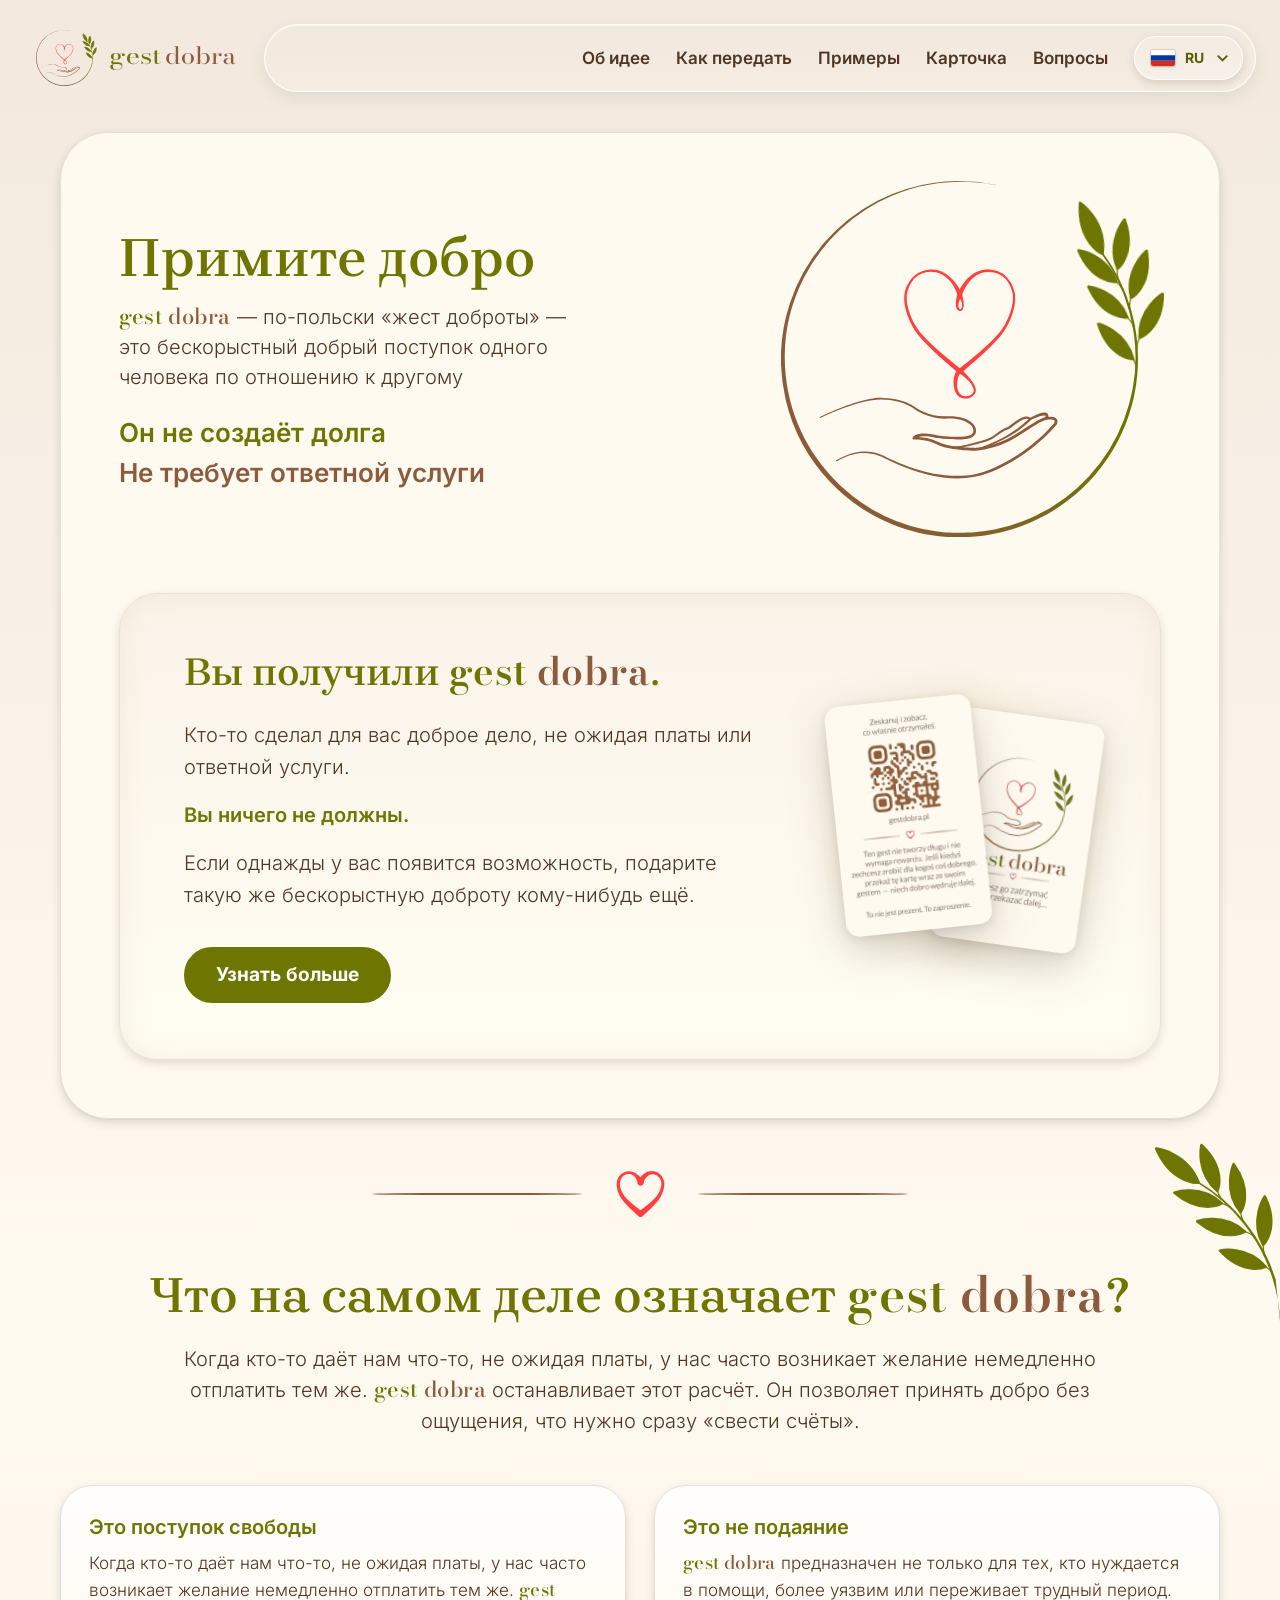
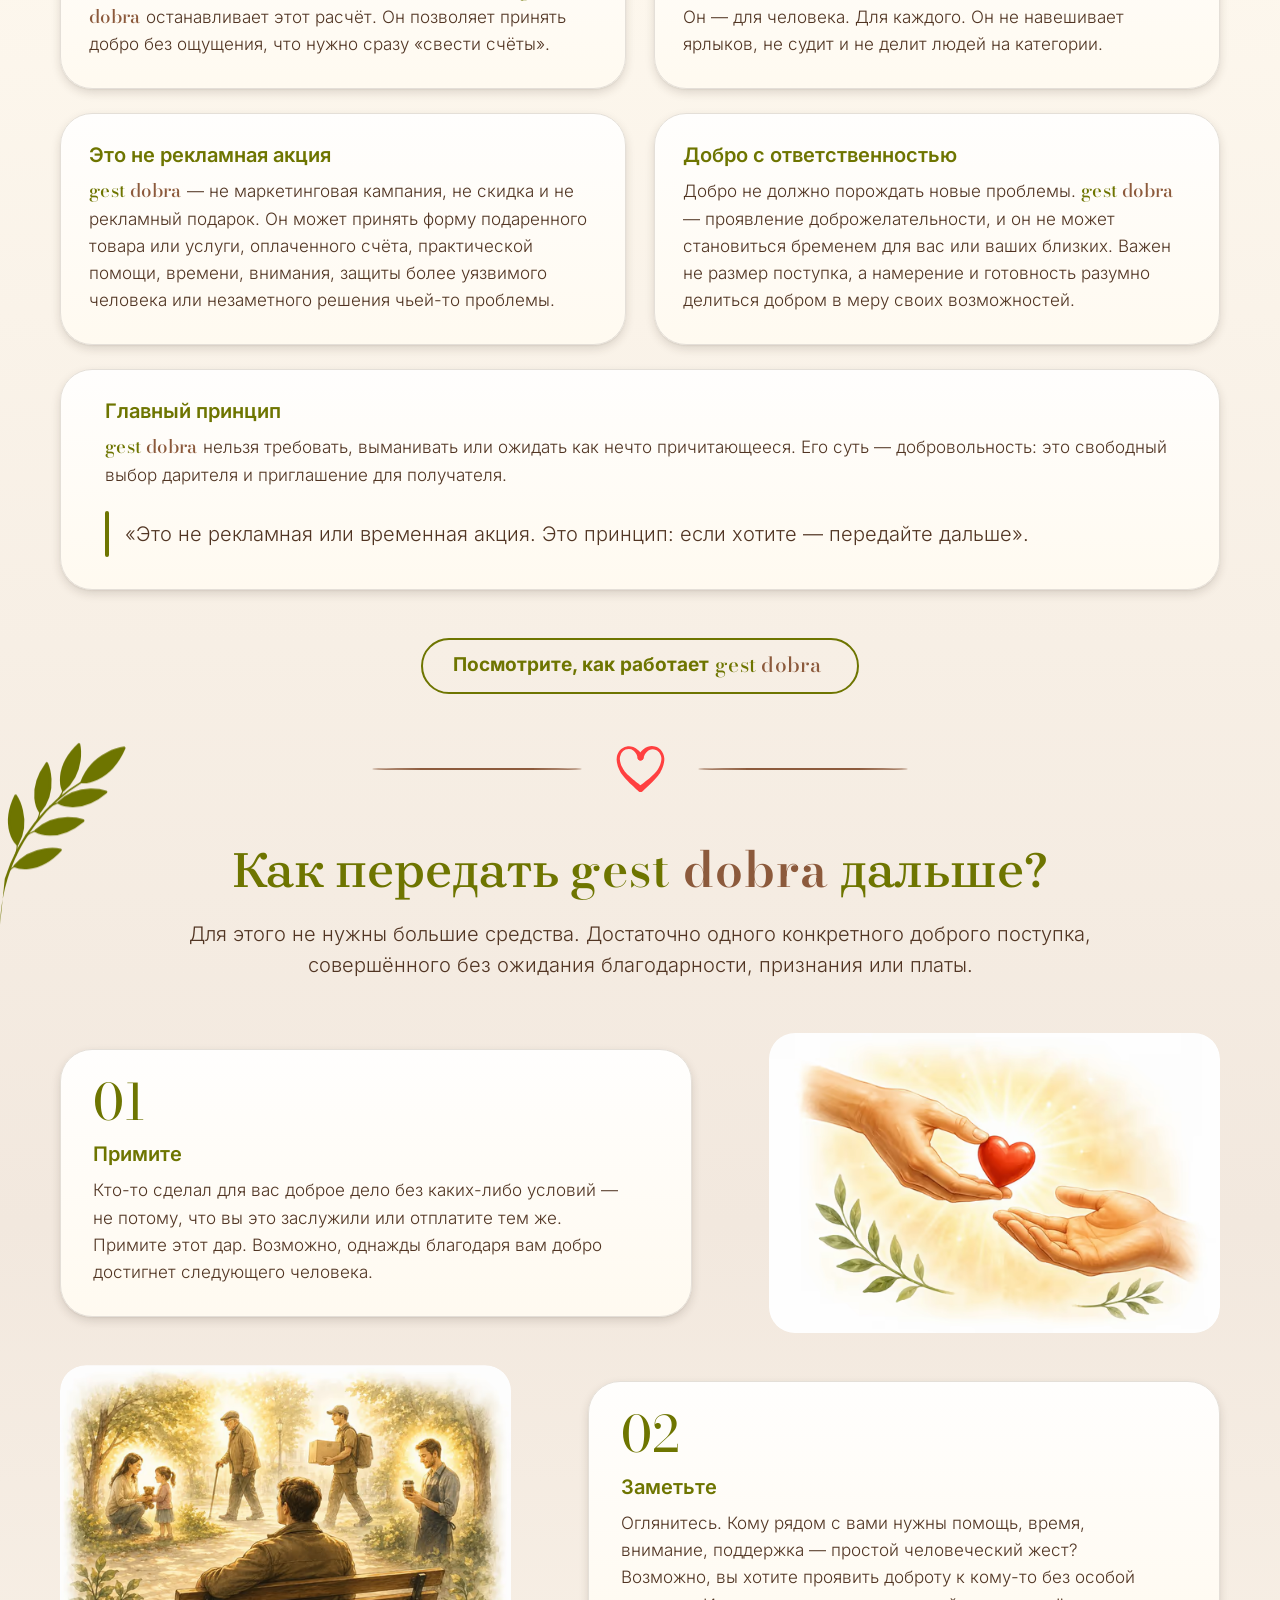
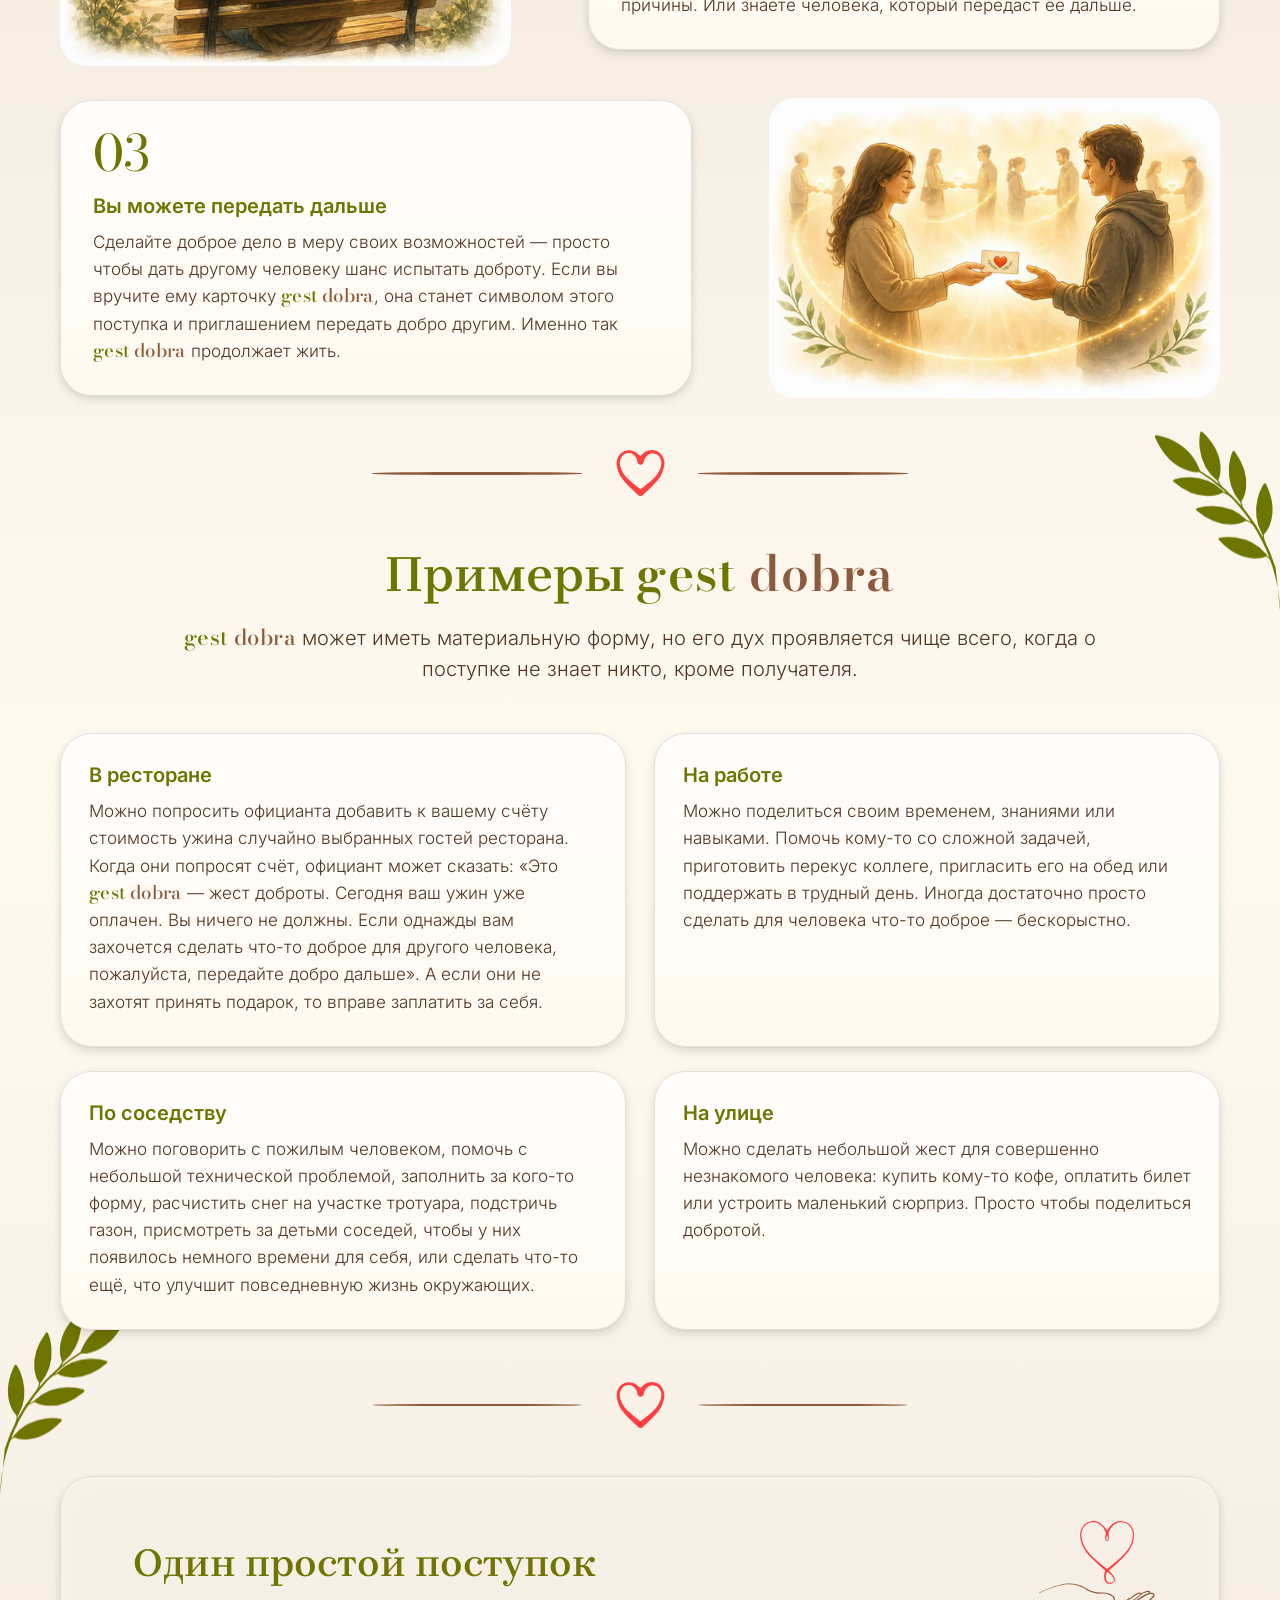
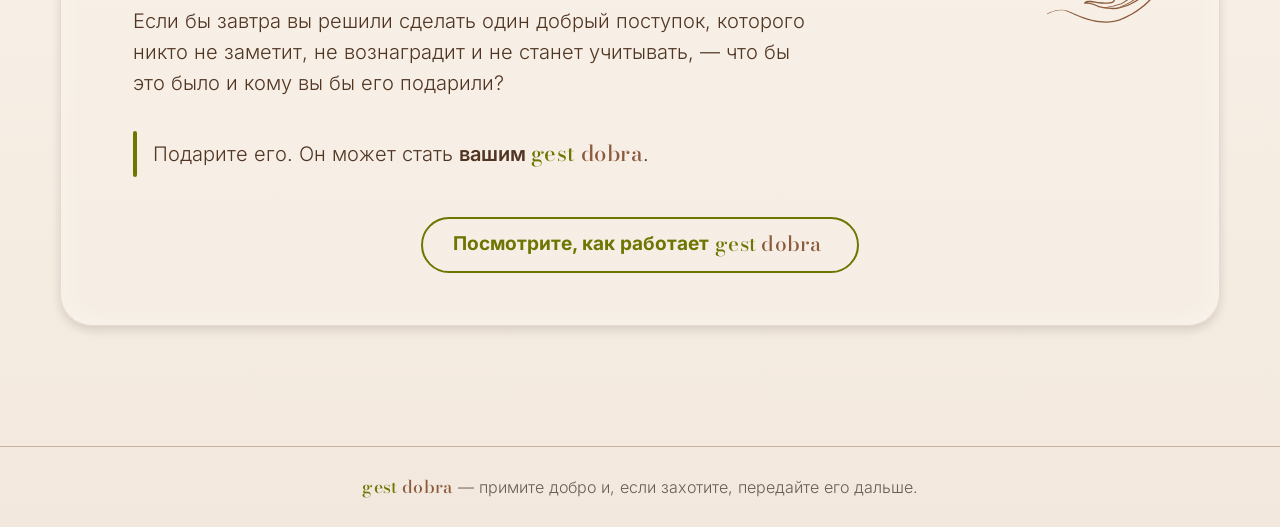
<file: ru/index.html>
<!doctype html>
<!-- Plik wygenerowany automatycznie (tools/build-i18n.mjs) z index.html + i18n/ru.json – nie edytuj ręcznie. -->
<html lang="ru" class="no-js">
<head>
  <meta charset="utf-8">
  <meta name="viewport" content="width=device-width, initial-scale=1">
  <script>document.documentElement.className='js';setTimeout(function(){if(!window.__gdReady)document.documentElement.className='no-js'},4000);</script>

  <!-- i18n:head – generowane przez tools/build-i18n.mjs, nie edytuj ręcznie -->
  <title>Gest Dobra — бескорыстная помощь, которую можно передать дальше</title>
  <meta name="description" content="Gest Dobra — это идея бескорыстной помощи без долга и ответной услуги. Узнайте, как принять добро, передать его дальше и воплотить Gest Dobra в жизнь.">
  <meta name="robots" content="index, follow, max-image-preview:large, max-snippet:-1">
  <link rel="canonical" href="https://gestdobra.pl/ru/">
  <link rel="alternate" hreflang="pl" href="https://gestdobra.pl/">
  <link rel="alternate" hreflang="en" href="https://gestdobra.pl/en/">
  <link rel="alternate" hreflang="el" href="https://gestdobra.pl/el/">
  <link rel="alternate" hreflang="ru" href="https://gestdobra.pl/ru/">
  <link rel="alternate" hreflang="x-default" href="https://gestdobra.pl/">
  <meta property="og:type" content="website">
  <meta property="og:locale" content="ru_RU">
  <meta property="og:locale:alternate" content="pl_PL">
  <meta property="og:locale:alternate" content="en_GB">
  <meta property="og:locale:alternate" content="el_GR">
  <meta property="og:site_name" content="Gest Dobra">
  <meta property="og:title" content="Gest Dobra — бескорыстная помощь, которую можно передать дальше">
  <meta property="og:description" content="Gest Dobra — это бескорыстная помощь без долга и ответной услуги. Примите добро и, если захотите, передайте его дальше.">
  <meta property="og:url" content="https://gestdobra.pl/ru/">
  <meta property="og:image" content="https://gestdobra.pl/assets/img/og-image-ru.jpg?v=3">
  <meta property="og:image:width" content="1200">
  <meta property="og:image:height" content="630">
  <meta property="og:image:alt" content="Логотип Gest Dobra – сердце над открытой ладонью и надпись «Примите добро»">
  <meta name="twitter:card" content="summary_large_image">
  <link rel="preload" href="../assets/fonts/inter-var-ru.woff2" as="font" type="font/woff2" crossorigin>
  <link rel="preload" href="../assets/fonts/brygada-1918-var-ru.woff2" as="font" type="font/woff2" crossorigin>
  <!-- /i18n:head -->
  <meta name="theme-color" content="#F2E8DE">
  <meta name="color-scheme" content="light">
  <meta name="format-detection" content="telephone=no">

  <!-- Ikony -->
  <link rel="icon" href="../favicon.ico" sizes="32x32">
  <link rel="icon" href="../icon.svg" type="image/svg+xml">
  <link rel="apple-touch-icon" href="../apple-touch-icon.png">
  <link rel="manifest" href="../site.webmanifest">

  <!-- Fonty hostowane lokalnie (RODO) -->
  <link rel="preload" href="../assets/fonts/brygada-1918-var-pl.woff2" as="font" type="font/woff2" crossorigin>

  <link rel="stylesheet" href="../css/style.css?v=1.9.5">
  <script src="../js/main.js?v=1.9.5" defer></script>

  <!-- i18n:jsonld – generowane, nie edytuj ręcznie -->
  <script type="application/ld+json">
  {
    "@context": "https://schema.org",
    "@graph": [
      {
        "@type": "Organization",
        "@id": "https://gestdobra.pl/#organization",
        "name": "Gest Dobra",
        "url": "https://gestdobra.pl/",
        "logo": {
          "@type": "ImageObject",
          "url": "https://gestdobra.pl/assets/img/icon-512.png",
          "width": 512,
          "height": 512
        },
        "slogan": "Przyjmij dobro i, jeśli chcesz, przekaż je dalej."
      },
      {
        "@type": "WebSite",
        "@id": "https://gestdobra.pl/#website",
        "url": "https://gestdobra.pl/",
        "name": "Gest Dobra",
        "inLanguage": [
          "pl-PL",
          "en-GB",
          "el-GR",
          "ru-RU"
        ],
        "publisher": {
          "@id": "https://gestdobra.pl/#organization"
        }
      },
      {
        "@type": "WebPage",
        "@id": "https://gestdobra.pl/ru/#webpage",
        "url": "https://gestdobra.pl/ru/",
        "name": "Gest Dobra — бескорыстная помощь, которую можно передать дальше",
        "description": "Gest Dobra — это идея бескорыстной помощи без долга и ответной услуги. Узнайте, как принять добро, передать его дальше и воплотить Gest Dobra в жизнь.",
        "inLanguage": "ru-RU",
        "isPartOf": {
          "@id": "https://gestdobra.pl/#website"
        },
        "about": {
          "@id": "https://gestdobra.pl/#organization"
        },
        "primaryImageOfPage": {
          "@type": "ImageObject",
          "url": "https://gestdobra.pl/assets/img/og-image-ru.jpg?v=3",
          "width": 1200,
          "height": 630
        }
      }
    ]
  }
  </script>
  <!-- /i18n:jsonld -->
</head>
<body>
  <!-- wspólne kształty SVG (ikona serce + dłoń, serce separatora) -->
  <svg class="svg-sprite" aria-hidden="true" focusable="false">
    <defs>
      <g id="gd-hand"><path fill="#8C5A3C" fill-rule="evenodd" d="M60.77 85.63c.8.1 12.74 1.64 16.72-.05.66-.28 2.15-1.04 1.72-3-.04-.16-.2-.93-.98-1.87-.77-.93-2.65-2.3-5.61-3.1-3.42-.9-6.6-.62-7.49-.6-8.74.27-15.56-4.42-16.32-4.96-.2-.14-.31-.26-.83-.61-3.1-2.1-7-3.06-7.28-3.13a36 36 0 0 0-9.3-1.14c-11.01 0-28.55 8.26-31 9.46-.1.05-.11.05-.22.02l-.16-.14Q0 76.4.01 76.3c.04-.14.06-.13.2-.19.75-.38 9.9-4.91 19.3-7.69 7.55-2.23 11.35-2.16 13.08-2.13 10.95.19 16.36 4.51 16.76 4.84 1.34.94 8 5.13 16.16 4.65 1.21-.07 4.98-.31 8.79 1.02 3.21 1.13 4.65 2.74 4.76 2.86a6 6 0 0 1 1.41 2.51c.46 1.78-.03 4.15-3.65 5.06-.81.2-3.95.94-12.55.2a97 97 0 0 1-3.76-.41c-.09-.02-.08-.04-1.02-.23-3.06-.65-6.48-.97-8.59-.39 2.55.17 6.74.76 10.39 2.68.63.33 3.53 1.97 12.96 2.72 3.31.26 5.87.29 5.94.29s10.46-.49 20.9-7.05c3.74-2.36 8.23-5.36 10.85-6.85 2.63-1.5 4.75-2.34 7.5-2.14.63.04 2.66.2 3.12 1.77.28.93-.18 1.86-.42 2.26-.04.07-.03.07-.45.57-1.95 2.31-12.45 14.15-29.2 22.04-.46.22-3.03 1.43-5.86 2.48-12.7 4.74-29.3 3.27-48.62-5.55-3.99-1.82-5.56-2.78-8.24-3.7-4.3-1.46-10.47-2.26-19.58 2.25-.55.27-1.31.69-1.43.75-.1.05-.1.05-.21.02l-.17-.13c0-.07-.04-.14-.02-.21q.04-.1.13-.17s1.53-.84 3.06-1.55c11.07-5.14 17.96-2.33 22.83-.04 5.63 2.64 26.86 12.86 46.3 8.65a42 42 0 0 0 7.85-2.55c18.75-7.84 30.52-21.33 32.36-23.59.09-.14.55-.93.16-1.34-.56-.59-2.47-.63-3.7-.44-3.22.5-6.56 3.05-15.36 8.63a50 50 0 0 1-16.98 6.71 34 34 0 0 1-4.84.65c-.6-.01-6.63-.1-12.17-1.03-5.27-.87-7.02-1.98-7.7-2.32-4.98-2.5-10.98-2.44-11.6-2.43h-.23c-.06-.01-.4-.06-.56-.42-.02-.05-.14-.3 0-.6.03-.06.41-.76 1.42-1.29.6-.31 2.74-1.37 8.63-.41.33.05 1.56.26 2.81.57" clip-rule="evenodd"/><path fill="#8C5A3C" fill-rule="evenodd" d="M107.67 77.3c-.79-.4-2.1-.41-4.63 1.16-2.46 1.53-4.5 3.48-5.76 3.96-.47.18-.91.25-1.79.74-1.43.8-4 2.7-6.19 4.07-.75.47-3.3 1.97-12.2 3.83-2.05.43-4.62.9-5.29.99-1.18.15-2.44.17-2.44.17-.1-.04-.22-.04-.3-.12l-.12-.29q.03-.16.11-.3c.14-.14.16-.12.36-.12.47-.02 1.7-.08 2.69-.26 1.49-.27 3.36-.66 3.65-.72 8.49-1.8 11.38-3.23 11.97-3.51.61-.3.9-.47 2.06-1.25 2.84-1.9 4.63-3.34 6.13-3.94.88-.36.92-.26 1.54-.66 2.52-1.62 7.83-6.93 11.15-4.55.2.14.38.3.42.37a.6.6 0 0 1 .03.67c-.03.05-.06.1-.5.53a52 52 0 0 1-8.4 6.57c-8.13 5.23-15.49 7.4-17.58 8.07-.14.04-.15.04-.28-.03l-.18-.21c.01-.1-.02-.2.03-.28q.08-.1.2-.17c.01 0 1.14-.35 3.3-1.16 12.15-4.6 19.67-11.2 22.02-13.56" clip-rule="evenodd"/><path fill="#8C5A3C" fill-rule="evenodd" d="M116.77 77.4a.8.8 0 0 1-.55-.7c-.03-.24.01-.24.09-.48.01-.05.15-.5.08-.7-.04-.11-.7-.48-3.24.32a32 32 0 0 0-4.67 1.94c-.11.05-.11.06-.23.07a.54.54 0 0 1-.6-.48.6.6 0 0 1 .13-.4c.09-.1.1-.1.23-.17.17-.09 1.15-.61 2.12-1.07 1.8-.86 4.8-2.18 6.46-1.77.17.05 1.9.43 1.24 2.8l-.04.13-.16.28a.8.8 0 0 1-.55.27c-.16.02-.16.02-.31-.03" clip-rule="evenodd"/></g>
      <g id="gd-heart"><path fill="#FF4040" fill-rule="evenodd" d="M73.37 12.29c.1.49.08.52.25 1.3.17.83.16.87.3 1.59l.18 1.04c.04.22.16 1.02.2 1.65a5 5 0 0 1-.43 2.6c-.69 1.47-1.98 1.33-3 .07-.24-.3-.5-.7-.62-1.66-.25-1.94.37-4.52.73-5.87 0-.05.16-.61.17-.65l.1-.18c.03-.06.27-.44.79-.55.07-.01.52-.1.94.2q.15.11.15.14c.13.15.1.17.24.32m-.92 2.88c-.43.99-.86 2.23-.93 3.39-.05.9.15 1.17.18 1.22.26.45.7.88.98.75s.5-.68.53-.75c.35-.88.17-1.9.03-2.55a9 9 0 0 0-.37-1.14l-.3-.7z" clip-rule="evenodd"/><path fill="#FF4040" fill-rule="evenodd" d="M71.28 53.13c-.05-.05-.3-.4-.24-.9q.02-.23.14-.43c.16-.28.18-.27.43-.45 3.35-2.5 18.77-14.4 23.22-21.8 4.86-8.1 5.09-14.42 4.72-16.65-.14-.83-.74-3.92-2.69-6.64-2-2.8-4.34-3.87-5.88-4.36-.46-.14-1.96-.6-4.12-.6-1.57.02-4.9.32-8.23 3.5A21 21 0 0 0 74 11.68c-.35.82-.56 1.44-.61 1.62a1.21 1.21 0 0 1-2.36-.3c-.02-.3-.01-.31.1-.58.23-.56.98-2.23 2.3-4.19.76-1.13 3.27-4.89 7.42-6.9A13.4 13.4 0 0 1 88.7.15a12.9 12.9 0 0 1 9.61 6.26c.11.18 1.62 2.5 2.3 5.87.07.33.47 2 .06 5.16-.6 4.67-2.53 9.33-4.7 13.04-3.43 5.88-13.32 14.72-19.2 19.72-.3.26-2.21 1.88-3.79 3.15-.38.31-.82.25-.9.25-.5-.07-.76-.4-.8-.47" clip-rule="evenodd"/><path fill="#FF4040" fill-rule="evenodd" d="M73.2 53.13c-.05.06-.3.4-.8.46q-.24.03-.47-.03c-.31-.08-.3-.1-.55-.3-1.04-.84-10.78-8.7-17.5-15.89-4.17-4.46-5.35-6.69-5.94-7.75-4.31-7.84-4.7-14.18-4.21-16.92.61-3.47 3.26-11.22 11.7-12.43 2.91-.42 5.98-.16 9.19 1.74a20 20 0 0 1 4.96 4.4 28 28 0 0 1 3.8 6.1q.06.24.07.48a1.2 1.2 0 0 1-1.28 1.14 1.2 1.2 0 0 1-.83-.4c-.24-.27-.2-.3-.31-.64a20 20 0 0 0-.95-2.46c-1.32-2.8-2.72-4.4-2.98-4.71a15 15 0 0 0-4-3.33 12 12 0 0 0-3.01-1.12c-.44-.1-2.02-.45-4.39-.13-2.52.35-4.2 1.38-4.38 1.49-.9.52-3.85 2.34-5.57 7.13 0 .02-.72 1.96-.85 3.63-.18 2.39.23 8.36 4.86 16.01 4.18 6.92 18.41 18.2 23.1 21.74.26.2.28.18.44.45.03.07.24.43.11.91-.06.24-.06.24-.21.43" clip-rule="evenodd"/><path fill="#FF4040" fill-rule="evenodd" d="M72.97 51.42c.19.17.37.33 1.74 1.72.12.13 1 1.01 2.24 2.45.12.13 1.07 1.23 1.8 2.31.58.85 1.37 2.13 1.66 3.45a3.74 3.74 0 0 1-1.73 4.2 8 8 0 0 1-1.89.87c-.38.13-4.27 1.15-6.43-2.38-.9-1.47-1.27-3.46-1.33-5.47a14 14 0 0 1 .57-4.2 5.6 5.6 0 0 1 1.95-2.98c.14-.1.31-.15.34-.16.05-.02.28-.08.56-.03l.19.04c.17.08.15.1.33.18m-.62 2.47c-.78.92-1.27 2.65-1.44 4.32-.06.61-.08 1.87.1 3 .44 2.7 1.78 3.61 2.87 3.96 1.01.33 2 .21 2.5.1.8-.24 2.98-.92 3.02-2.8.01-.75-.24-1.73-1.2-3.14-.3-.45-.9-1.21-1.62-1.96a23 23 0 0 0-2.24-2.02c-1-.8-1.67-1.25-2-1.46" clip-rule="evenodd"/></g>
      <g id="gd-dheart"><path fill="#FF4040" fill-rule="evenodd" d="M331.53 55.54a3.8 3.8 0 0 1-.3-4.14c.51-.9.58-.86 1.43-1.44 6.08-4.22 19.01-13.87 23.05-20.38.05-.07 4.54-6.85 4.7-13.69.01-.56.06-1.66-.65-3.88-.67-2.04-2.66-6.85-8.3-7.8a10 10 0 0 0-5.86.62c-1.54.68-3.73 2.06-5.8 5.8a17 17 0 0 0-1.76 4.81l-.77 1.28a3.7 3.7 0 0 1-2.56 1.2c-.24.01-1.58.08-2.75-.98a3.7 3.7 0 0 1-1.2-2.57c-.06-1.04-.02-1.06.47-1.99.76-1.45 3.16-5.3 6.42-8.1 6.16-5.3 11.93-4.47 14.83-3.76 6.15 1.5 8.76 6.46 9.13 7.1.23.39 2.28 3.88 2.44 7.89.27 6.26-2.71 13.41-5 17.28-.94 1.59-4.32 7.16-19.41 20.89a173 173 0 0 1-2.84 2.54c-.45.22-.86.52-1.34.65-1.47.4-2.6-.25-2.8-.36-.1-.06-.68-.38-1.13-.97" clip-rule="evenodd"/><path fill="#FF4040" fill-rule="evenodd" d="M336.82 50.27c.1.1.63.56.95 1.13.12.2.76 1.33.37 2.8-.2.73-.2.74-.66 1.34a3.8 3.8 0 0 1-3.93 1.33c-1.03-.27-1-.36-1.8-1.05-.74-.64-9.33-8.06-15.65-14.91-5.29-5.73-6.75-8.54-8.06-11.39-2.86-6.18-3.85-12.3-2.97-16.25 1.19-5.36 4.88-11.6 12.45-12.74 3.11-.46 8.34-.7 14.19 4.62a38 38 0 0 1 2.56 2.61 42 42 0 0 1 3.78 5.14c.07.5.23.98.2 1.47a3.7 3.7 0 0 1-1.2 2.56 3.8 3.8 0 0 1-2.75 1c-.22-.02-1.53-.08-2.56-1.22-.53-.58-.8-.5-.77-1.29.01-.22-.16-1.45-.45-2.38-1.29-4.06-3.23-6.19-5.05-7.51a9.4 9.4 0 0 0-5.58-1.78c-6.3.1-8.9 4.3-10.03 7-.36.86-1 2.74-1.07 4.32-.05 1.08-.04 5.36 2.96 11.34 1.89 3.77 3.49 5.5 4.03 6.13 6.66 7.64 20.9 17.67 21.04 17.73m0 0q-.04-.02-.02 0z" clip-rule="evenodd"/></g>
    </defs>
  </svg>
  <a class="skip-link" href="#main">Перейти к содержимому</a>

  <header class="site-header" data-header>
    <div class="site-header__inner">
      <a class="logo" href="./" aria-label="Gest Dobra – в начало страницы">
        <img class="logo__img" src="../assets/img/logo.svg" width="229" height="65" alt="Gest Dobra" fetchpriority="high">
      </a>

      <div class="nav-pill">
        <nav class="nav" id="site-nav" aria-label="Основная навигация" data-nav>
          <ul class="nav__list" role="list">
            <li><a class="nav__link" href="#o-idei">Об идее</a></li>
            <li><a class="nav__link" href="#jak-przekazac">Как передать</a></li>
            <li><a class="nav__link" href="#przyklady">Примеры</a></li>
            <li><a class="nav__link" href="./kak-eto-rabotaet.html#dlaczego-karta-jest-wazna">Карточка</a></li>
            <li><a class="nav__link" href="./kak-eto-rabotaet.html#faq">Вопросы</a></li>
          </ul>
        </nav>

        <!-- i18n:lang -->
        <div class="lang" data-lang>
          <button class="lang__toggle" type="button" aria-expanded="false" aria-controls="lang-menu" data-lang-toggle>
            <img class="flag" src="../assets/img/flags/ru.svg" width="24" height="16" alt="">
            <span class="lang__code" aria-hidden="true">RU</span>
            <span class="visually-hidden">Язык страницы: русский. Сменить язык</span>
            <svg class="lang__chevron" width="12" height="8" viewBox="0 0 14 9" aria-hidden="true" focusable="false"><path d="M1.5 1.5 7 7l5.5-5.5" fill="none" stroke="currentColor" stroke-width="2.4" stroke-linecap="round" stroke-linejoin="round"/></svg>
          </button>
          <ul class="lang__menu" id="lang-menu" role="list" hidden>
              <li><a class="lang__option" href="../" hreflang="pl" lang="pl"><img class="flag" src="../assets/img/flags/pl.svg" width="24" height="16" alt="" loading="lazy" decoding="async"><span class="lang__code">PL</span><span class="visually-hidden"> – Polski</span></a></li>
              <li><a class="lang__option" href="../en/" hreflang="en" lang="en-GB"><img class="flag" src="../assets/img/flags/uk.svg" width="24" height="16" alt="" loading="lazy" decoding="async"><span class="lang__code">GB</span><span class="visually-hidden"> – English</span></a></li>
              <li><a class="lang__option" href="../el/" hreflang="el" lang="el"><img class="flag" src="../assets/img/flags/gr.svg" width="24" height="16" alt="" loading="lazy" decoding="async"><span class="lang__code">GR</span><span class="visually-hidden"> – Ελληνικά</span></a></li>
              <li><a class="lang__option is-active" href="./" hreflang="ru" lang="ru" aria-current="page"><img class="flag" src="../assets/img/flags/ru.svg" width="24" height="16" alt="" loading="lazy" decoding="async"><span class="lang__code">RU</span><span class="visually-hidden"> – Русский</span><span class="lang__check" aria-hidden="true">✓</span></a></li>
          </ul>
        </div>
        <!-- /i18n:lang -->

        <button class="burger" type="button" aria-expanded="false" aria-controls="site-nav" data-label-open="Открыть меню" data-label-close="Закрыть меню" data-burger>
          <span class="burger__box" aria-hidden="true"><span></span><span></span><span></span></span>
          <span class="visually-hidden" data-burger-label>Открыть меню</span>
        </button>
      </div>
    </div>
  </header>

  <main id="main" tabindex="-1">

    <!-- HERO -->
    <section class="hero" aria-labelledby="hero-title">
      <div class="container">
        <div class="hero__card">
          <div class="hero__top">
            <div class="hero__text">
              <h1 class="hero__title anim-load" id="hero-title" data-delay=".15">Примите добро</h1>
              <p class="hero__lead anim-load" data-delay=".3"><span class="brand-name"><span class="brand-name__g">Gest</span> <span class="brand-name__d">Dobra</span></span> — по-польски «жест доброты» — это бескорыстный добрый поступок одного человека по отношению к другому</p>
              <ul class="hero__claims" role="list">
                <li class="hero__claim anim-load anim-load--left" data-delay=".45">Он не создаёт долга</li>
                <li class="hero__claim hero__claim--brown anim-load anim-load--left" data-delay=".6">Не требует ответной услуги</li>
              </ul>
            </div>

            <div class="hero__art art art--hero" role="img" aria-label="Логотип Gest Dobra: сердце в ладонях, окружённое светом и зелёными ветвями">
              <svg class="art__layer art__ring" viewBox="0 0 466 437" aria-hidden="true" focusable="false"><defs><linearGradient id="gd-ring" x1="2.33" x2="436.17" y1="217.32" y2="217.32" gradientUnits="userSpaceOnUse"><stop stop-color="#8C5A3C"/><stop offset=".53" stop-color="#85602F"/><stop offset="1" stop-color="#6E7500"/></linearGradient></defs><path fill="url(#gd-ring)" fill-rule="evenodd" d="M263.93 4.92c-.03.12.08.21-.04.19-16.1-3.24-68.91-12.51-128.67 13.22A217 217 0 0 0 28.59 117.7 215 215 0 0 0 5.86 239.24c5.73 54.36 31.65 101.47 67.85 134.97a214 214 0 0 0 115.95 55.19c19.38 2.71 68.7 7.15 123.1-19.1A216 216 0 0 0 420.5 293.06a216 216 0 0 0 6.38-133.77 215 215 0 0 0-34.26-70.6c-.24-.32-.25-.34-.19-.75l.4-.66c.25-.06.5-.22.75-.18.25.03.46.22.66.39a217.5 217.5 0 0 1 42.66 150.45c-6.02 67-42.39 125.85-96.16 161.97-45.88 30.83-99.82 42-151.18 35.15a218 218 0 0 1-43-10.27 219.5 219.5 0 0 1-86.83-56.34 218 218 0 0 1-54-100.27 219.6 219.6 0 0 1 4.94-117.53A219 219 0 0 1 118.3 24.12a216 216 0 0 1 69.87-22.1 219 219 0 0 1 75.76 2.9" clip-rule="evenodd"/></svg>
              <svg class="art__layer art__branch" viewBox="0 0 466 437" aria-hidden="true" focusable="false"><g class="leaf lf1"><path fill="#6E7500" fill-rule="evenodd" stroke="#6E7500" stroke-linecap="round" stroke-linejoin="round" stroke-miterlimit="1.5" stroke-width="3.34" d="M394.22 89.15s-31.81-10.22-32.79-59.6c0 0 34.19 19.1 32.79 59.6" clip-rule="evenodd"/></g><g class="leaf lf2"><path fill="#6E7500" fill-rule="evenodd" d="M413.95 119.2c.04.14.1.28.1.43 0 .06.02.46-.28.8a1.14 1.14 0 0 1-1.6.1 1 1 0 0 1-.33-.52c-.4-1.13-.8-3.65-.81-7.72 0-2.3.02-2.3.03-4.59 0-3.45.11-6.07.13-6.6.01-.13.03-.98.05-1.03.05-.14.06-.3.14-.43a1.13 1.13 0 0 1 1.54-.43 1.15 1.15 0 0 1 .56 1.22c-.09.51-.73 3.53-1 7.32-.35 5.11.68 9.93 1.46 11.43z" clip-rule="evenodd"/><path fill="#6E7500" fill-rule="evenodd" stroke="#6E7500" stroke-linecap="round" stroke-linejoin="round" stroke-miterlimit="1.5" stroke-width="3.33" d="M411.85 107.54s21.7-20.38 3.63-60.5c0 0-20.22 28.42-3.63 60.5" clip-rule="evenodd"/></g><g class="leaf lf3"><path fill="#6E7500" fill-rule="evenodd" d="M418.15 133.7c-.26-.7-1.78-3.68-5.97-7.53a46 46 0 0 0-5.15-3.93c-1.9-1.28-2.44-1.55-2.49-1.6q-.17-.15-.3-.33a1.13 1.13 0 0 1 1.22-1.7c.27.06.46.22.5.25l1.48 1.25c2.44 2.1 4.88 4.35 6.67 5.95 4.31 3.85 5.53 5.79 5.65 5.97.36.53.49.82.5.83q.05.21.07.44a1.13 1.13 0 0 1-1.15 1.11c-.46 0-.73-.28-.78-.33l-.25-.36z" clip-rule="evenodd"/><path fill="#6E7500" fill-rule="evenodd" stroke="#6E7500" stroke-linecap="round" stroke-linejoin="round" stroke-miterlimit="1.5" stroke-width="3.33" d="M410.9 124.16s-29.48 4.18-49.48-35c0 0 34.83 1.98 49.48 35" clip-rule="evenodd"/></g><g class="leaf lf4"><path fill="#6E7500" fill-rule="evenodd" d="M428.45 155.58c.01.14.05.29.03.43a1.14 1.14 0 0 1-2.01.56 1 1 0 0 1-.24-.56c-.2-1.19-.16-3.74.53-7.74.4-2.27.42-2.26.82-4.52.6-3.4 1.16-5.96 1.27-6.47l.22-1.02q.09-.2.21-.4c.05-.05.3-.35.75-.4a1.13 1.13 0 0 1 1.25 1c.03.27-.05.5-.06.54-.18.5-1.33 3.36-2.24 7.05-1.23 4.97-1.04 9.89-.53 11.5v.02" clip-rule="evenodd"/><path fill="#6E7500" fill-rule="evenodd" stroke="#6E7500" stroke-linecap="round" stroke-linejoin="round" stroke-miterlimit="1.5" stroke-width="3.33" d="M428.44 143.25s25.16-15.91 15-58.73c0 0-25.24 24.1-15 58.73" clip-rule="evenodd"/></g><g class="leaf lf5"><path fill="#6E7500" fill-rule="evenodd" d="M431.64 178.37c-.22-.7-1.6-3.76-5.58-7.81a46 46 0 0 0-4.95-4.18c-1.84-1.37-2.36-1.67-2.4-1.72q-.17-.17-.3-.35a1.13 1.13 0 0 1 .46-1.54c.4-.22.79-.11.85-.1.27.09.45.25.48.28l1.42 1.33c2.33 2.2 4.66 4.58 6.37 6.26 4.12 4.07 5.24 6.06 5.35 6.25.33.54.45.84.45.85.02.15.07.3.06.44-.03.46-.32.72-.37.77a1.14 1.14 0 0 1-1.6-.08l-.23-.38z" clip-rule="evenodd"/><path fill="#6E7500" fill-rule="evenodd" stroke="#6E7500" stroke-linecap="round" stroke-linejoin="round" stroke-miterlimit="1.5" stroke-width="3.33" d="M424.02 167.74s-29.43 4.51-49.86-34.46c0 0 34.84 1.61 49.86 34.46" clip-rule="evenodd"/></g><g class="leaf lf6"><path fill="#6E7500" fill-rule="evenodd" d="M437.02 206.06q.02.23-.01.44c-.02.06-.11.45-.5.7-.06.03-.4.25-.86.14-.07-.01-.45-.1-.7-.5a1 1 0 0 1-.18-.57c-.08-1.21.22-3.74 1.33-7.66.62-2.2.65-2.2 1.28-4.4.94-3.32 1.76-5.81 1.93-6.31l.32-.99q.12-.2.25-.37c.05-.05.33-.33.8-.33s.76.29.8.34a1.15 1.15 0 0 1 .22 1.32c-.23.47-1.67 3.2-2.96 6.78-1.74 4.81-2.06 9.73-1.72 11.39z" clip-rule="evenodd"/><path fill="#6E7500" fill-rule="evenodd" stroke="#6E7500" stroke-linecap="round" stroke-linejoin="round" stroke-miterlimit="1.5" stroke-width="3.33" d="M438.97 191.96s27.56-11.26 25.06-55.19c0 0-29.07 19.29-25.06 55.19" clip-rule="evenodd"/></g><g class="leaf lf7"><path fill="#6E7500" fill-rule="evenodd" d="M434.82 227.64c-.1-.74-.9-3.99-4.09-8.7a46 46 0 0 0-4.12-4.99c-1.57-1.67-2.03-2.06-2.06-2.12q-.12-.19-.22-.4c-.02-.06-.15-.43.06-.85.03-.06.21-.42.66-.58.44-.14.8.03.86.06.24.13.4.32.42.35l1.15 1.57c1.9 2.59 3.77 5.34 5.15 7.3 3.32 4.74 4.06 6.9 4.14 7.1.23.6.3.91.3.92q0 .23-.03.45a1.1 1.1 0 0 1-1.37.82c-.45-.1-.65-.44-.69-.5l-.16-.4z" clip-rule="evenodd"/><path fill="#6E7500" fill-rule="evenodd" stroke="#6E7500" stroke-linecap="round" stroke-linejoin="round" stroke-miterlimit="1.5" stroke-width="3.33" d="M431.31 218.55s-29.76.72-45.06-40.54c0 0 34.36 6.04 45.06 40.54" clip-rule="evenodd"/></g></svg>
              <svg class="art__layer art__hand" viewBox="0 0 466 437" aria-hidden="true" focusable="false"><path fill="#8C5A3C" fill-rule="evenodd" d="M191.99 311.96c1.88.25 30.28 3.92 39.75-.1 1.58-.66 5.1-2.48 4.08-7.12-.09-.39-.47-2.23-2.33-4.47-1.83-2.2-6.29-5.46-13.33-7.35-8.12-2.18-15.67-1.5-17.8-1.43-20.78.63-37.01-10.53-38.82-11.8-.47-.34-.74-.63-1.98-1.47-7.34-4.98-16.65-7.27-17.29-7.44a86 86 0 0 0-22.1-2.7c-26.2.02-67.91 19.64-73.75 22.5-.24.11-.25.11-.5.03l-.38-.33c-.01-.17-.09-.34-.03-.5.1-.32.16-.3.46-.44 1.81-.91 23.54-11.69 45.9-18.28 17.95-5.3 27-5.16 31.1-5.08 26.04.45 38.92 10.74 39.87 11.52 3.17 2.24 19 12.2 38.42 11.06 2.88-.17 11.82-.75 20.89 2.42 7.64 2.67 11.06 6.51 11.31 6.8 2.55 2.77 3.23 5.44 3.37 5.97 1.08 4.24-.07 9.87-8.68 12.01-1.94.49-9.4 2.26-29.85.48-4.57-.4-8.8-.94-8.95-.96-.19-.04-.18-.09-2.4-.55-7.3-1.54-15.41-2.3-20.44-.93 6.06.41 16.02 1.8 24.7 6.37 1.51.8 8.4 4.68 30.83 6.47 7.87.63 13.96.69 14.12.69.17 0 24.87-1.15 49.68-16.76 8.9-5.6 19.58-12.75 25.82-16.29 6.25-3.55 11.27-5.55 17.84-5.1 1.48.1 6.31.5 7.41 4.21.66 2.23-.44 4.45-1.01 5.39-.1.15-.07.17-1.07 1.35-4.64 5.5-29.6 33.66-69.43 52.4-1.09.52-7.2 3.4-13.93 5.9-30.22 11.28-69.66 7.76-115.61-13.2-9.47-4.32-13.2-6.61-19.59-8.78-10.24-3.49-24.9-5.39-46.55 5.33-1.3.65-3.13 1.65-3.4 1.8-.23.12-.25.12-.5.05l-.4-.32c-.02-.17-.1-.34-.05-.5.04-.17.19-.29.31-.4 0 0 3.62-2 7.26-3.68 26.33-12.22 42.7-5.54 54.3-.1 13.4 6.27 63.86 30.58 110.06 20.57a100 100 0 0 0 18.68-6.07c44.58-18.63 72.58-50.73 76.95-56.09.2-.33 1.3-2.2.38-3.18-1.33-1.4-5.87-1.5-8.8-1.04-7.65 1.2-15.6 7.25-36.51 20.5a118 118 0 0 1-40.37 15.96 80 80 0 0 1-11.52 1.54c-1.44-.02-15.76-.24-28.94-2.43-12.52-2.09-16.7-4.72-18.32-5.53-11.83-5.93-26.09-5.8-27.56-5.78-.05 0-.44.01-.56 0a1.72 1.72 0 0 1-1.33-2.4c.07-.16.99-1.84 3.38-3.08 1.44-.75 6.5-3.26 20.53-.99.78.13 3.71.61 6.68 1.35" clip-rule="evenodd"/><path fill="#8C5A3C" fill-rule="evenodd" d="M303.5 292.17c-1.88-.96-5.02-.98-11.01 2.76-5.84 3.64-10.68 8.28-13.7 9.42-1.12.42-2.17.6-4.26 1.76-3.4 1.9-9.52 6.42-14.7 9.67-1.79 1.12-7.84 4.68-29.04 9.11a272 272 0 0 1-12.55 2.35c-2.8.37-5.81.4-5.81.4-.24-.08-.52-.1-.7-.27l-.31-.7c.09-.23.1-.51.27-.7.34-.34.38-.29.86-.3 1.12-.04 4.04-.19 6.39-.61 3.54-.64 8-1.58 8.69-1.73 20.17-4.26 27.04-7.66 28.45-8.34a34 34 0 0 0 4.9-2.97c6.75-4.52 11.02-7.93 14.56-9.36 2.1-.85 2.2-.63 3.68-1.58 5.98-3.85 18.62-16.47 26.5-10.82.47.34.9.73 1.02.9.06.07.39.5.24 1.14 0 .04-.05.24-.19.44-.07.12-.13.22-1.17 1.25-2.66 2.64-9.31 8.78-19.98 15.64-19.33 12.43-36.83 17.6-41.81 19.17-.33.1-.35.1-.66-.05l-.42-.51c.02-.22-.04-.46.06-.65.1-.2.32-.3.5-.43 0 0 2.7-.81 7.81-2.75 28.9-10.92 46.78-26.64 52.38-32.24" clip-rule="evenodd"/><path fill="#8C5A3C" fill-rule="evenodd" d="M325.12 292.42c-.11-.04-.75-.25-1.11-.96a2 2 0 0 1-.2-.71c-.05-.6.04-.58.22-1.14.04-.13.37-1.2.2-1.69-.1-.25-1.66-1.13-7.71.77a77 77 0 0 0-11.1 4.6c-.27.14-.27.16-.56.19-.08 0-.52.05-.92-.28-.42-.34-.46-.8-.47-.88-.05-.52.23-.86.28-.92.22-.27.24-.25.55-.42.41-.22 2.74-1.46 5.05-2.55 4.26-2.03 11.42-5.19 15.36-4.2.4.1 4.5 1.03 2.93 6.65-.02.1-.09.31-.1.32-.12.22-.2.46-.37.66-.51.59-1.18.64-1.3.65-.38.03-.38.03-.75-.1" clip-rule="evenodd"/></svg>
              <svg class="art__layer art__heart" viewBox="0 0 466 437" aria-hidden="true" focusable="false"><path fill="#FF4040" fill-rule="evenodd" d="M221.93 137.59c.26 1.16.2 1.23.6 3.1.4 1.97.38 2.05.71 3.77.04.2.18.94.44 2.47.08.52.38 2.44.44 3.92.13 2.67-.19 4.47-1 6.2-1.62 3.49-4.7 3.16-7.12.15-.58-.72-1.2-1.64-1.5-3.95-.57-4.6.9-10.73 1.74-13.94l.42-1.55q.1-.22.22-.42c.1-.16.66-1.07 1.9-1.31a3 3 0 0 1 2.24.48c.25.19.33.28.36.31.3.36.24.4.55.77m-2.19 6.84c-1.02 2.36-2.05 5.32-2.2 8.06-.13 2.14.36 2.8.43 2.92.6 1.07 1.65 2.1 2.32 1.78.69-.31 1.2-1.62 1.26-1.79.85-2.09.42-4.54.08-6.06a23 23 0 0 0-1.6-4.37z" clip-rule="evenodd"/><path fill="#FF4040" fill-rule="evenodd" d="M216.96 234.71c-.1-.14-.72-.94-.57-2.13q.07-.56.35-1.05c.37-.65.42-.62 1.02-1.07 7.95-5.95 44.63-34.23 55.22-51.84 11.55-19.23 12.09-34.27 11.2-39.58-.32-1.97-1.75-9.3-6.39-15.79a26.7 26.7 0 0 0-13.97-10.35 31 31 0 0 0-9.81-1.42c-3.73.03-11.64.73-19.56 8.3-2.5 2.39-7.23 7.54-11 16.35a42 42 0 0 0-1.46 3.86 2.8 2.8 0 0 1-1.5 1.7q-.51.24-1.08.28a3 3 0 0 1-2.1-.75c-.88-.79-.93-1.79-.94-1.96-.04-.7-.02-.71.25-1.36a61 61 0 0 1 5.45-9.95c1.81-2.7 7.8-11.64 17.65-16.42a32 32 0 0 1 18.68-2.8 30.7 30.7 0 0 1 22.84 14.9c.26.42 3.86 5.94 5.48 13.95.15.77 1.1 4.75.14 12.26-1.43 11.11-6.02 22.17-11.18 31-8.17 14-31.67 35-45.66 46.9-.71.61-5.25 4.47-9 7.5-.92.72-1.97.59-2.14.57-1.2-.16-1.81-.96-1.92-1.1" clip-rule="evenodd"/><path fill="#FF4040" fill-rule="evenodd" d="M221.52 234.7a2.9 2.9 0 0 1-3.02 1.03c-.74-.2-.72-.26-1.31-.73-2.47-1.99-25.62-20.69-41.6-37.76-9.92-10.6-12.73-15.92-14.12-18.44-10.26-18.64-11.17-33.72-10.02-40.24 1.45-8.24 7.75-26.66 27.83-29.55 6.92-1 14.21-.38 21.84 4.14 5.82 3.46 9.94 8.24 11.8 10.48a67 67 0 0 1 9.04 14.49c.05.38.18.75.16 1.13-.01.17-.06 1.17-.94 1.96a2.87 2.87 0 0 1-4.08-.19c-.58-.64-.49-.7-.74-1.53a46 46 0 0 0-2.27-5.84c-3.11-6.66-6.46-10.48-7.08-11.2a34 34 0 0 0-9.52-7.91 28 28 0 0 0-7.14-2.68 29 29 0 0 0-10.43-.3c-6 .82-10 3.29-10.42 3.53-2.15 1.26-9.15 5.56-13.24 16.97-.01.03-1.72 4.65-2.03 8.63-.43 5.67.56 19.87 11.55 38.07 9.94 16.44 43.8 43.29 54.95 51.69.6.45.65.42 1.02 1.07.09.15.58 1.02.28 2.16-.15.56-.15.57-.5 1.02" clip-rule="evenodd"/><path fill="#FF4040" fill-rule="evenodd" d="M220.98 230.63c.45.42.89.79 4.15 4.1.3.3 2.39 2.4 5.33 5.81.28.33 2.53 2.94 4.29 5.5 1.37 2.01 3.24 5.06 3.94 8.2 1.36 6.2-2.8 9.11-4.12 9.97-.56.36-2 1.27-4.5 2.1-.9.3-10.14 2.71-15.29-5.66-2.15-3.5-3.03-8.24-3.17-13.01-.02-.59-.07-5.44 1.37-9.97 1.17-3.67 2.84-5.78 4.64-7.1.33-.25.74-.37.81-.4a3 3 0 0 1 1.33-.07c.3.05.4.1.43.11.41.18.38.24.8.42m-1.47 5.88c-1.85 2.2-3.01 6.3-3.4 10.26-.15 1.46-.22 4.44.22 7.13 1.05 6.41 4.24 8.6 6.82 9.43 2.4.77 4.78.5 5.97.23 1.88-.56 7.05-2.19 7.15-6.65.04-1.78-.56-4.12-2.83-7.47a38 38 0 0 0-3.86-4.65c-2-2.05-3.66-3.47-5.33-4.81a58 58 0 0 0-4.74-3.47" clip-rule="evenodd"/></svg>
            </div>
          </div>

          <div class="received anim-load" data-delay=".55">
            <div class="received__text">
              <h2 class="received__title">Вы получили <span class="brand-name"><span class="brand-name__g">Gest</span> <span class="brand-name__d">Dobra</span></span>.</h2>
              <p>Кто-то сделал для вас доброе дело, не ожидая платы или ответной услуги.</p>
              <p class="received__strong">Вы ничего не должны.</p>
              <p class="received__last">Если однажды у вас появится возможность, подарите такую же бескорыстную доброту кому-нибудь ещё.</p>
              <div class="received__cta">
                <a class="btn btn--primary" href="#o-idei">Узнать больше</a>
              </div>
            </div>
            <figure class="received__cards" data-reveal="cards">
              <div class="karta__cards karta__cards--received">
                <img class="karta__card karta__card--back" src="../assets/img/jak-dziala/karta-tyl.webp" width="326" height="512" alt="Оборотная сторона карточки Gest Dobra: QR-код со ссылкой на gestdobra.pl и краткое объяснение идеи по-польски" loading="lazy" decoding="async">
                <img class="karta__card karta__card--front" src="../assets/img/jak-dziala/karta-przod.webp" width="326" height="512" alt="Лицевая сторона карточки Gest Dobra: логотип с сердцем над открытой ладонью и надпись по-польски «Можешь оставить её себе или передать дальше…»" loading="lazy" decoding="async">
              </div>
            </figure>
          </div>
        </div>
      </div>
    </section>

    <!-- O IDEI -->
    <section class="section section--idea" id="o-idei" aria-labelledby="o-idei-title">
      <div class="leaf leaf--right leaf--idea" aria-hidden="true" data-parallax="0.06">
        <img src="../assets/img/leaf-right.svg" width="200" height="288" alt="" loading="lazy" decoding="async" data-reveal="leaf">
      </div>

      <div class="container">
        <div class="divider" aria-hidden="true" data-reveal="divider">
          <span class="divider__line"></span>
          <svg class="divider__heart" viewBox="304 0 60 57" width="60" height="57" focusable="false"><mask id="dh-1" maskUnits="userSpaceOnUse" x="296" y="-8" width="76" height="73"><path class="divider__draw" pathLength="100" transform="translate(304 0)" d="M30.2 18.6C29.6 10.2 23.4 3.4 15.6 3.4 8 3.4 2.6 9.6 2.6 17.6c0 11.6 12.6 21.4 27.4 36 14.4-14.4 27.4-24.4 27.4-36 0-8-5.4-14.2-13-14.2-7.8 0-13.6 6.8-14.2 15.2Z" fill="none" stroke="#fff" stroke-width="10" stroke-linecap="round" stroke-linejoin="round"/></mask><use href="#gd-dheart" mask="url(#dh-1)"/></svg>
          <span class="divider__line"></span>
        </div>

        <header class="section__head">
          <h2 class="section__title" id="o-idei-title" data-split>Что на самом деле означает <span class="brand-name"><span class="brand-name__g">Gest</span> <span class="brand-name__d">Dobra</span></span>?</h2>
          <p class="section__lead" data-reveal="up" data-delay=".25">Когда кто-то даёт нам что-то, не ожидая платы, у нас часто возникает желание немедленно отплатить тем же. <span class="brand-name"><span class="brand-name__g">Gest</span> <span class="brand-name__d">Dobra</span></span> останавливает этот расчёт. Он позволяет принять добро без ощущения, что нужно сразу «свести счёты».</p>
        </header>

        <div class="cards" data-stagger>
          <article class="card" data-reveal="up">
            <h3 class="card__title">Это поступок свободы</h3>
            <p>Когда кто-то даёт нам что-то, не ожидая платы, у нас часто возникает желание немедленно отплатить тем же. <span class="brand-name"><span class="brand-name__g">Gest</span> <span class="brand-name__d">Dobra</span></span> останавливает этот расчёт. Он позволяет принять добро без ощущения, что нужно сразу «свести счёты».</p>
          </article>
          <article class="card" data-reveal="up">
            <h3 class="card__title">Это не подаяние</h3>
            <p><span class="brand-name"><span class="brand-name__g">Gest</span> <span class="brand-name__d">Dobra</span></span> предназначен не только для тех, кто нуждается в помощи, более уязвим или переживает трудный период. Он — для человека. Для каждого. Он не навешивает ярлыков, не судит и не делит людей на категории.</p>
          </article>
          <article class="card" data-reveal="up">
            <h3 class="card__title">Это не рекламная акция</h3>
            <p><span class="brand-name"><span class="brand-name__g">Gest</span> <span class="brand-name__d">Dobra</span></span> — не маркетинговая кампания, не скидка и не рекламный подарок. Он может принять форму подаренного товара или услуги, оплаченного счёта, практической помощи, времени, внимания, защиты более уязвимого человека или незаметного решения чьей-то проблемы.</p>
          </article>
          <article class="card" data-reveal="up">
            <h3 class="card__title">Добро с ответственностью</h3>
            <p>Добро не должно порождать новые проблемы. <span class="brand-name"><span class="brand-name__g">Gest</span> <span class="brand-name__d">Dobra</span></span> — проявление доброжелательности, и он не может становиться бременем для вас или ваших близких. Важен не размер поступка, а намерение и готовность разумно делиться добром в меру своих возможностей.</p>
          </article>
          <article class="card card--wide card--principle" data-reveal="up">
            <h3 class="card__title">Главный принцип</h3>
            <p><span class="brand-name"><span class="brand-name__g">Gest</span> <span class="brand-name__d">Dobra</span></span> нельзя требовать, выманивать или ожидать как нечто причитающееся. Его суть — добровольность: это свободный выбор дарителя и приглашение для получателя.</p>
            <blockquote class="quote" data-reveal="quote">
              <p>«Это не рекламная или временная акция. Это принцип: если хотите — передайте дальше».</p>
            </blockquote>
          </article>
        </div>

        <div class="section__cta" data-reveal="up">
          <a class="btn btn--outline" href="./kak-eto-rabotaet.html">Посмотрите, как работает <span class="brand-name"><span class="brand-name__g">Gest</span> <span class="brand-name__d">Dobra</span></span></a>
        </div>
      </div>
    </section>

    <!-- JAK PRZEKAZAĆ -->
    <section class="section section--how" id="jak-przekazac" aria-labelledby="jak-przekazac-title">
      <div class="leaf leaf--left leaf--how" aria-hidden="true" data-parallax="0.05">
        <img src="../assets/img/leaf-left.svg" width="200" height="288" alt="" loading="lazy" decoding="async" data-reveal="leaf">
      </div>

      <div class="container">
        <div class="divider" aria-hidden="true" data-reveal="divider">
          <span class="divider__line"></span>
          <svg class="divider__heart" viewBox="304 0 60 57" width="60" height="57" focusable="false"><mask id="dh-2" maskUnits="userSpaceOnUse" x="296" y="-8" width="76" height="73"><path class="divider__draw" pathLength="100" transform="translate(304 0)" d="M30.2 18.6C29.6 10.2 23.4 3.4 15.6 3.4 8 3.4 2.6 9.6 2.6 17.6c0 11.6 12.6 21.4 27.4 36 14.4-14.4 27.4-24.4 27.4-36 0-8-5.4-14.2-13-14.2-7.8 0-13.6 6.8-14.2 15.2Z" fill="none" stroke="#fff" stroke-width="10" stroke-linecap="round" stroke-linejoin="round"/></mask><use href="#gd-dheart" mask="url(#dh-2)"/></svg>
          <span class="divider__line"></span>
        </div>

        <header class="section__head">
          <h2 class="section__title" id="jak-przekazac-title" data-split>Как передать <span class="brand-name"><span class="brand-name__g">Gest</span> <span class="brand-name__d">Dobra</span></span> дальше?</h2>
          <p class="section__lead" data-reveal="up" data-delay=".25">Для этого не нужны большие средства. Достаточно одного конкретного доброго поступка, совершённого без ожидания благодарности, признания или платы.</p>
        </header>

        <ol class="steps" role="list">
          <li class="step">
            <article class="step__card card" aria-labelledby="krok-1" data-reveal="left">
              <span class="step__num" aria-hidden="true">01</span>
              <h3 class="step__title" id="krok-1"><span class="visually-hidden">Шаг 1: </span><span>Примите</span></h3>
              <p>Кто-то сделал для вас доброе дело без каких-либо условий — не потому, что вы это заслужили или отплатите тем же. Примите этот дар. Возможно, однажды благодаря вам добро достигнет следующего человека.</p>
            </article>
            <figure class="step__media" data-reveal="wipe-right">
              <picture>
                <source srcset="../assets/img/step-01-przyjmij-560.avif 560w, ../assets/img/step-01-przyjmij-1100.avif 1100w" sizes="(max-width: 860px) min(520px, calc(100vw - 32px)), 460px" type="image/avif">
                <img src="../assets/img/step-01-przyjmij-560.webp" srcset="../assets/img/step-01-przyjmij-560.webp 560w, ../assets/img/step-01-przyjmij-1100.webp 1100w" sizes="(max-width: 860px) min(520px, calc(100vw - 32px)), 460px" width="1100" height="733" alt="Две руки передают красное сердце в мягком свете" loading="lazy" decoding="async">
              </picture>
            </figure>
          </li>

          <li class="step step--reverse">
            <article class="step__card card" aria-labelledby="krok-2" data-reveal="right">
              <span class="step__num" aria-hidden="true">02</span>
              <h3 class="step__title" id="krok-2"><span class="visually-hidden">Шаг 2: </span><span>Заметьте</span></h3>
              <p>Оглянитесь. Кому рядом с вами нужны помощь, время, внимание, поддержка — простой человеческий жест? Возможно, вы хотите проявить доброту к кому-то без особой причины. Или знаете человека, который передаст её дальше.</p>
            </article>
            <figure class="step__media" data-reveal="wipe-left">
              <picture>
                <source srcset="../assets/img/step-02-dostrzez-560.avif 560w, ../assets/img/step-02-dostrzez-1100.avif 1100w" sizes="(max-width: 860px) min(520px, calc(100vw - 32px)), 460px" type="image/avif">
                <img src="../assets/img/step-02-dostrzez-560.webp" srcset="../assets/img/step-02-dostrzez-560.webp 560w, ../assets/img/step-02-dostrzez-1100.webp 1100w" sizes="(max-width: 860px) min(520px, calc(100vw - 32px)), 460px" width="1100" height="733" alt="Человек сидит на скамейке и внимательно замечает окружающих" loading="lazy" decoding="async">
              </picture>
            </figure>
          </li>

          <li class="step">
            <article class="step__card card" aria-labelledby="krok-3" data-reveal="left">
              <span class="step__num" aria-hidden="true">03</span>
              <h3 class="step__title" id="krok-3"><span class="visually-hidden">Шаг 3: </span><span>Вы можете передать дальше</span></h3>
              <p>Сделайте доброе дело в меру своих возможностей — просто чтобы дать другому человеку шанс испытать доброту. Если вы вручите ему карточку <span class="brand-name"><span class="brand-name__g">Gest</span> <span class="brand-name__d">Dobra</span></span>, она станет символом этого поступка и приглашением передать добро другим. Именно так <span class="brand-name"><span class="brand-name__g">Gest</span> <span class="brand-name__d">Dobra</span></span> продолжает жить.</p>
            </article>
            <figure class="step__media" data-reveal="wipe-right">
              <picture>
                <source srcset="../assets/img/step-03-podaj-dalej-560.avif 560w, ../assets/img/step-03-podaj-dalej-1100.avif 1100w" sizes="(max-width: 860px) min(520px, calc(100vw - 32px)), 460px" type="image/avif">
                <img src="../assets/img/step-03-podaj-dalej-560.webp" srcset="../assets/img/step-03-podaj-dalej-560.webp 560w, ../assets/img/step-03-podaj-dalej-1100.webp 1100w" sizes="(max-width: 860px) min(520px, calc(100vw - 32px)), 460px" width="1100" height="733" alt="Человек передаёт карточку Gest Dobra — символ того, что добро продолжает свой путь" loading="lazy" decoding="async">
              </picture>
            </figure>
          </li>
        </ol>
      </div>
    </section>

    <!-- PRZYKŁADY -->
    <section class="section section--examples" id="przyklady" aria-labelledby="przyklady-title">
      <div class="leaf leaf--right leaf--examples" aria-hidden="true" data-parallax="0.06">
        <img src="../assets/img/leaf-right.svg" width="200" height="288" alt="" loading="lazy" decoding="async" data-reveal="leaf">
      </div>

      <div class="container">
        <div class="divider" aria-hidden="true" data-reveal="divider">
          <span class="divider__line"></span>
          <svg class="divider__heart" viewBox="304 0 60 57" width="60" height="57" focusable="false"><mask id="dh-3" maskUnits="userSpaceOnUse" x="296" y="-8" width="76" height="73"><path class="divider__draw" pathLength="100" transform="translate(304 0)" d="M30.2 18.6C29.6 10.2 23.4 3.4 15.6 3.4 8 3.4 2.6 9.6 2.6 17.6c0 11.6 12.6 21.4 27.4 36 14.4-14.4 27.4-24.4 27.4-36 0-8-5.4-14.2-13-14.2-7.8 0-13.6 6.8-14.2 15.2Z" fill="none" stroke="#fff" stroke-width="10" stroke-linecap="round" stroke-linejoin="round"/></mask><use href="#gd-dheart" mask="url(#dh-3)"/></svg>
          <span class="divider__line"></span>
        </div>

        <header class="section__head">
          <h2 class="section__title" id="przyklady-title" data-split>Примеры <span class="brand-name"><span class="brand-name__g">Gest</span> <span class="brand-name__d">Dobra</span></span></h2>
          <p class="section__lead" data-reveal="up" data-delay=".25"><span class="brand-name"><span class="brand-name__g">Gest</span> <span class="brand-name__d">Dobra</span></span> может иметь материальную форму, но его дух проявляется чище всего, когда о поступке не знает никто, кроме получателя.</p>
        </header>

        <div class="cards cards--examples" data-stagger>
          <article class="card card--example" data-reveal="up">
            <h3 class="card__title">В ресторане</h3>
            <p>Можно попросить официанта добавить к вашему счёту стоимость ужина случайно выбранных гостей ресторана. Когда они попросят счёт, официант может сказать: «Это <span class="brand-name"><span class="brand-name__g">Gest</span> <span class="brand-name__d">Dobra</span></span> — жест доброты. Сегодня ваш ужин уже оплачен. Вы ничего не должны. Если однажды вам захочется сделать что-то доброе для другого человека, пожалуйста, передайте добро дальше». А если они не захотят принять подарок, то вправе заплатить за себя.</p>
          </article>
          <article class="card card--example" data-reveal="up">
            <h3 class="card__title">На работе</h3>
            <p>Можно поделиться своим временем, знаниями или навыками. Помочь кому-то со сложной задачей, приготовить перекус коллеге, пригласить его на обед или поддержать в трудный день. Иногда достаточно просто сделать для человека что-то доброе — бескорыстно.</p>
          </article>
          <article class="card card--example" data-reveal="up">
            <h3 class="card__title">По соседству</h3>
            <p>Можно поговорить с пожилым человеком, помочь с небольшой технической проблемой, заполнить за кого-то форму, расчистить снег на участке тротуара, подстричь газон, присмотреть за детьми соседей, чтобы у них появилось немного времени для себя, или сделать что-то ещё, что улучшит повседневную жизнь окружающих.</p>
          </article>
          <article class="card card--example" data-reveal="up">
            <h3 class="card__title">На улице</h3>
            <p>Можно сделать небольшой жест для совершенно незнакомого человека: купить кому-то кофе, оплатить билет или устроить маленький сюрприз. Просто чтобы поделиться добротой.</p>
          </article>
        </div>
      </div>
    </section>

    <!-- CTA -->
    <section class="section section--cta" aria-labelledby="cta-title">
      <div class="leaf leaf--left leaf--cta" aria-hidden="true" data-parallax="0.05">
        <img src="../assets/img/leaf-left.svg" width="200" height="288" alt="" loading="lazy" decoding="async" data-reveal="leaf">
      </div>

      <div class="container">
        <div class="divider" aria-hidden="true" data-reveal="divider">
          <span class="divider__line"></span>
          <svg class="divider__heart" viewBox="304 0 60 57" width="60" height="57" focusable="false"><mask id="dh-4" maskUnits="userSpaceOnUse" x="296" y="-8" width="76" height="73"><path class="divider__draw" pathLength="100" transform="translate(304 0)" d="M30.2 18.6C29.6 10.2 23.4 3.4 15.6 3.4 8 3.4 2.6 9.6 2.6 17.6c0 11.6 12.6 21.4 27.4 36 14.4-14.4 27.4-24.4 27.4-36 0-8-5.4-14.2-13-14.2-7.8 0-13.6 6.8-14.2 15.2Z" fill="none" stroke="#fff" stroke-width="10" stroke-linecap="round" stroke-linejoin="round"/></mask><use href="#gd-dheart" mask="url(#dh-4)"/></svg>
          <span class="divider__line"></span>
        </div>

        <div class="cta-card" data-reveal="scale">
          <div class="cta-card__icon art art--icon" aria-hidden="true">
              <svg class="art__layer art__hand" viewBox="0 0 123 108" focusable="false"><use href="#gd-hand"/></svg>
              <svg class="art__layer art__heart" viewBox="0 0 123 108" focusable="false"><use href="#gd-heart"/></svg>
            </div>
          <h2 class="cta-card__title" id="cta-title" data-split>Один простой поступок</h2>
          <p class="cta-card__text" data-reveal="up" data-delay=".3">Если бы завтра вы решили сделать один добрый поступок, которого никто не заметит, не вознаградит и не станет учитывать, — что бы это было и кому вы бы его подарили?</p>
          <blockquote class="quote quote--cta" data-reveal="quote" data-delay=".45">
            <p>Подарите его. Он может стать <strong>вашим <span class="brand-name"><span class="brand-name__g">Gest</span> <span class="brand-name__d">Dobra</span></span></strong>.</p>
          </blockquote>
          <div class="cta-card__actions" data-reveal="up" data-delay=".6">
            <a class="btn btn--outline" href="./kak-eto-rabotaet.html">Посмотрите, как работает <span class="brand-name"><span class="brand-name__g">Gest</span> <span class="brand-name__d">Dobra</span></span></a>
          </div>
        </div>
      </div>
    </section>
  </main>

  <footer class="site-footer">
    <div class="container">
      <p><span class="brand-name"><span class="brand-name__g">Gest</span> <span class="brand-name__d">Dobra</span></span> — примите добро и, если захотите, передайте его дальше.</p>
    </div>
  </footer>
</body>
</html>
</file>
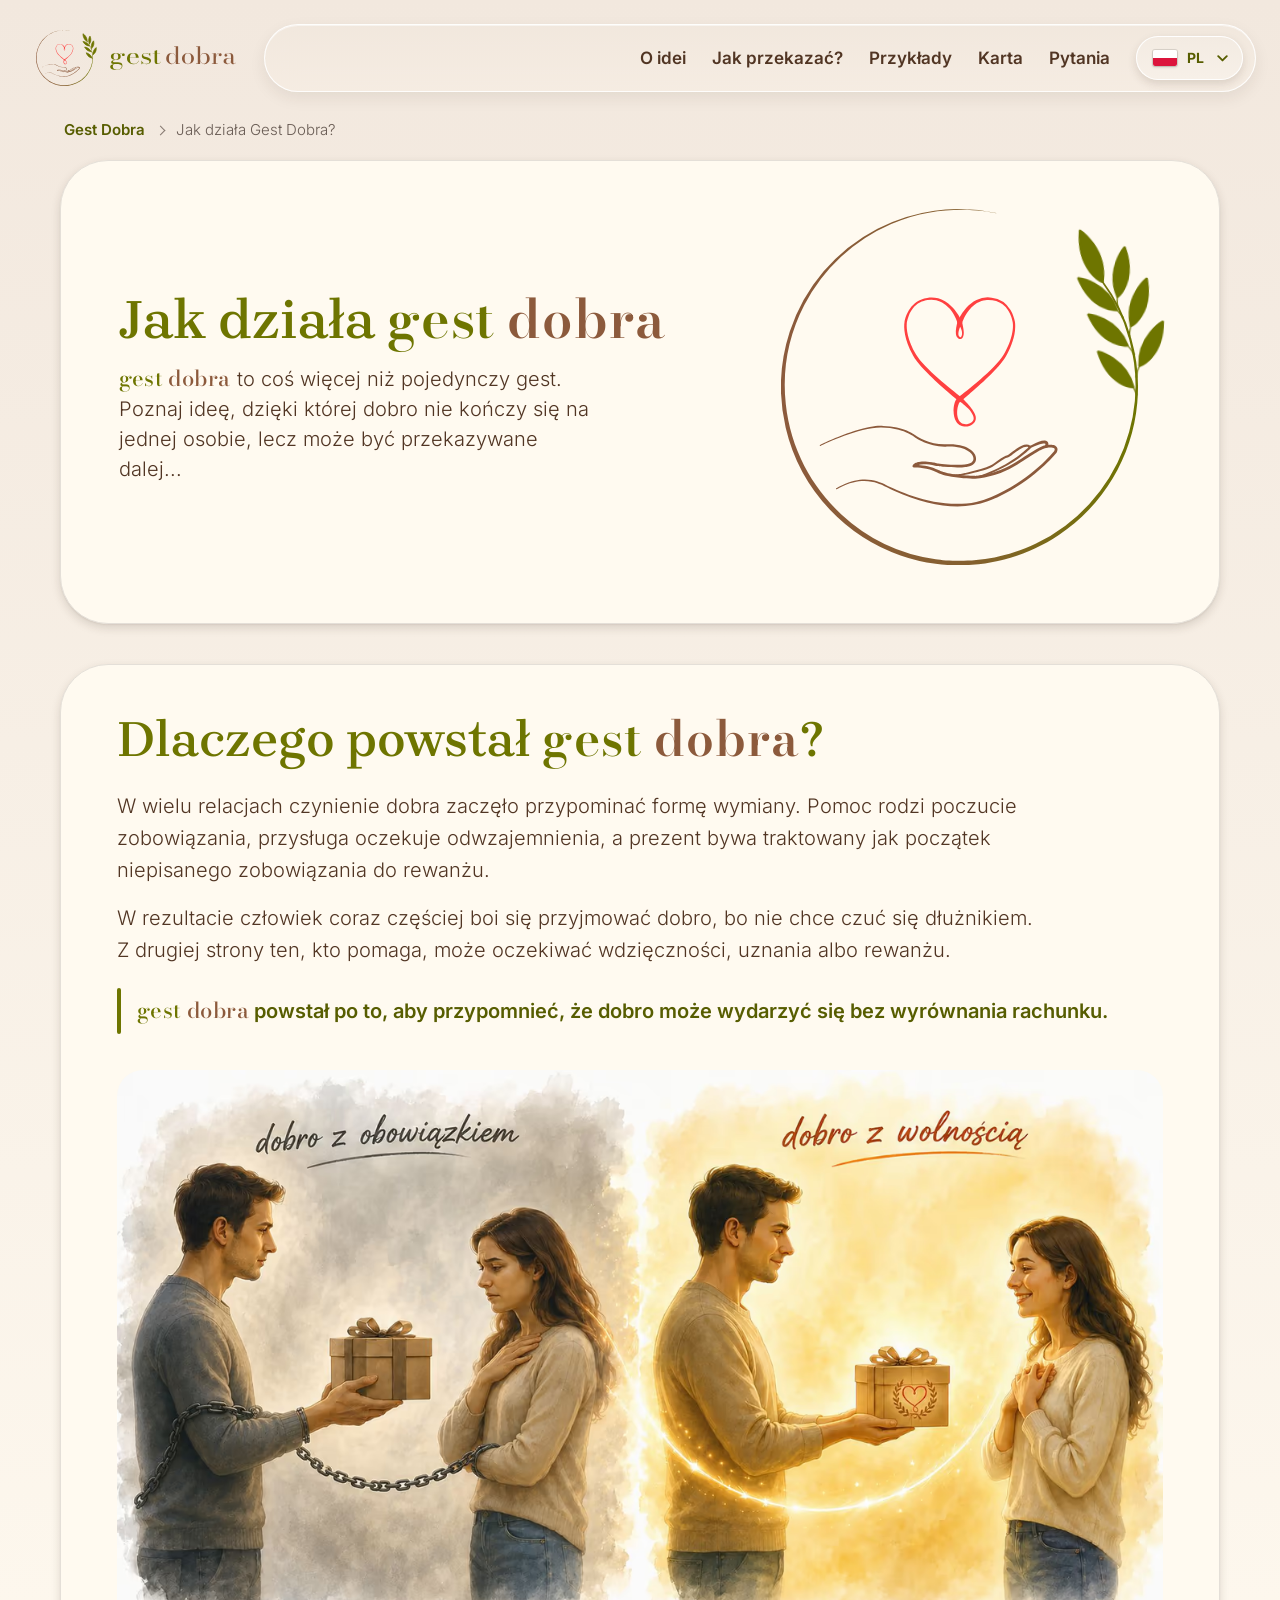
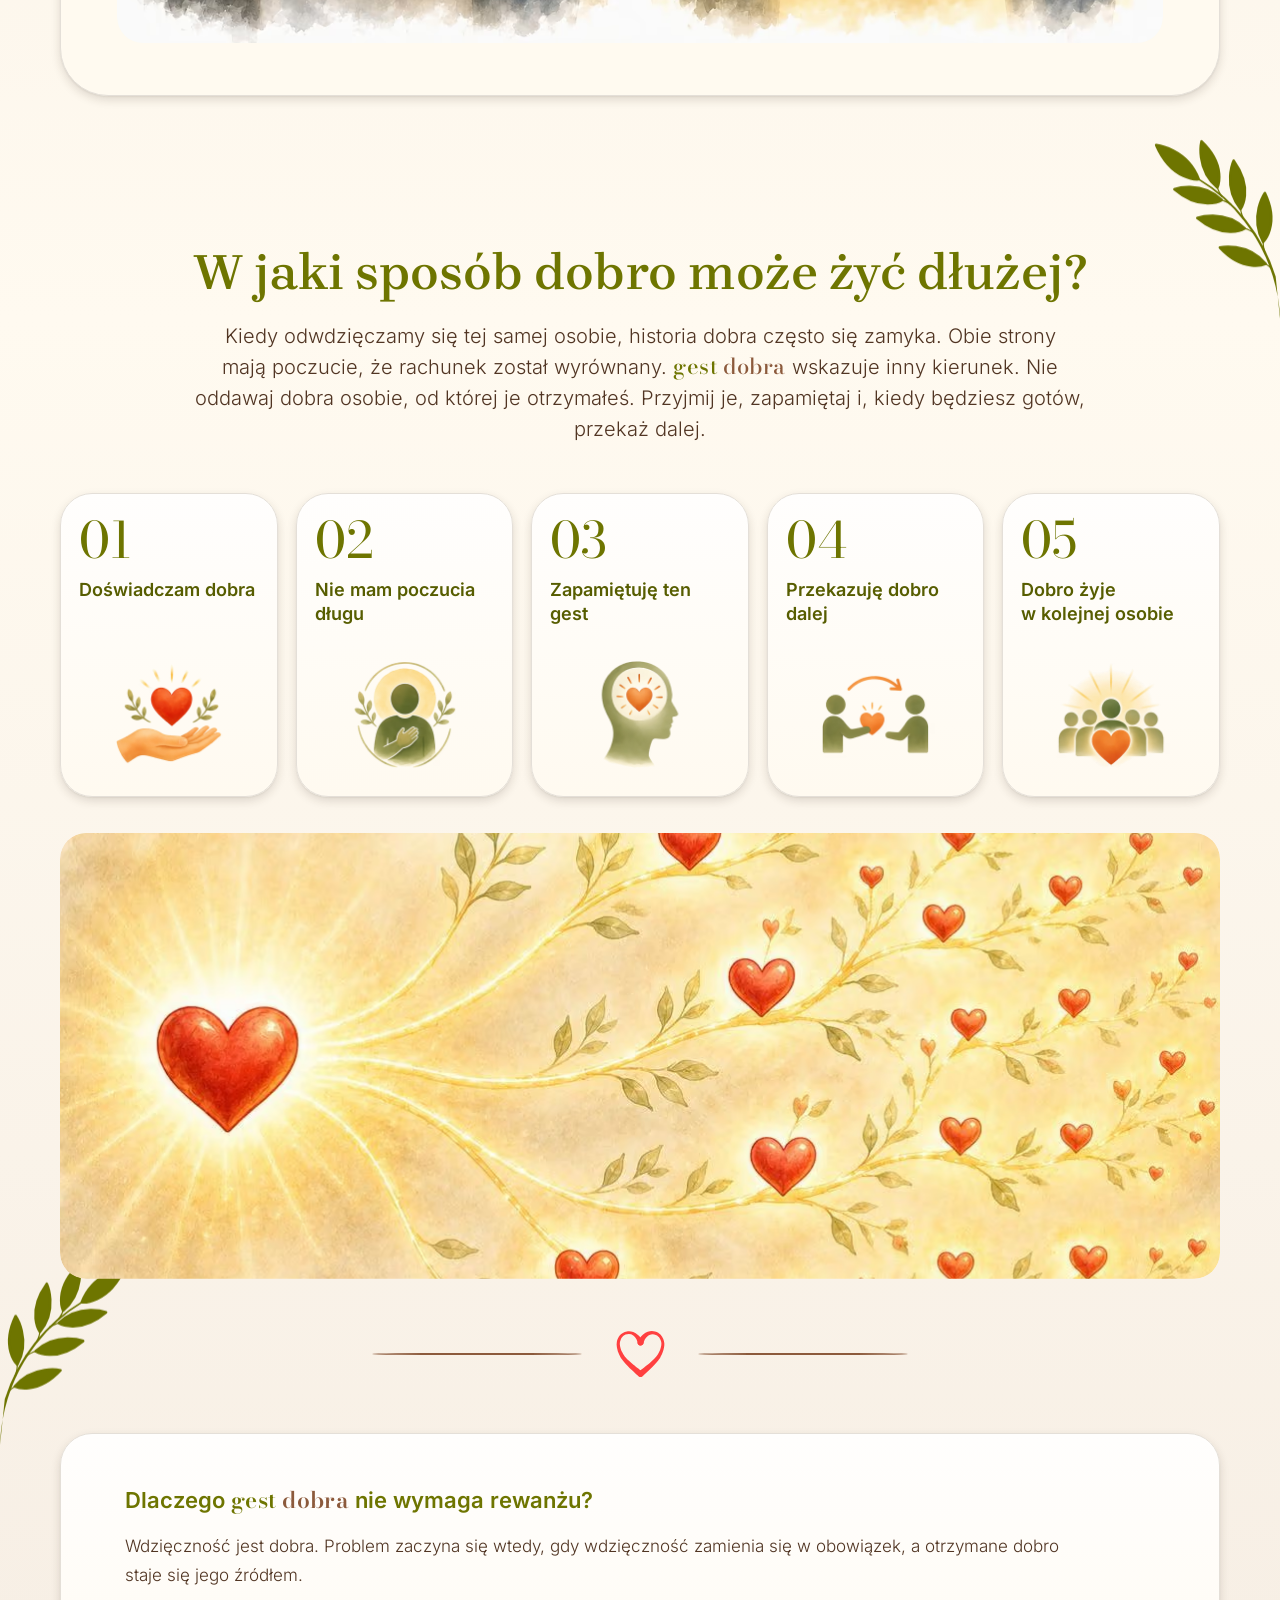
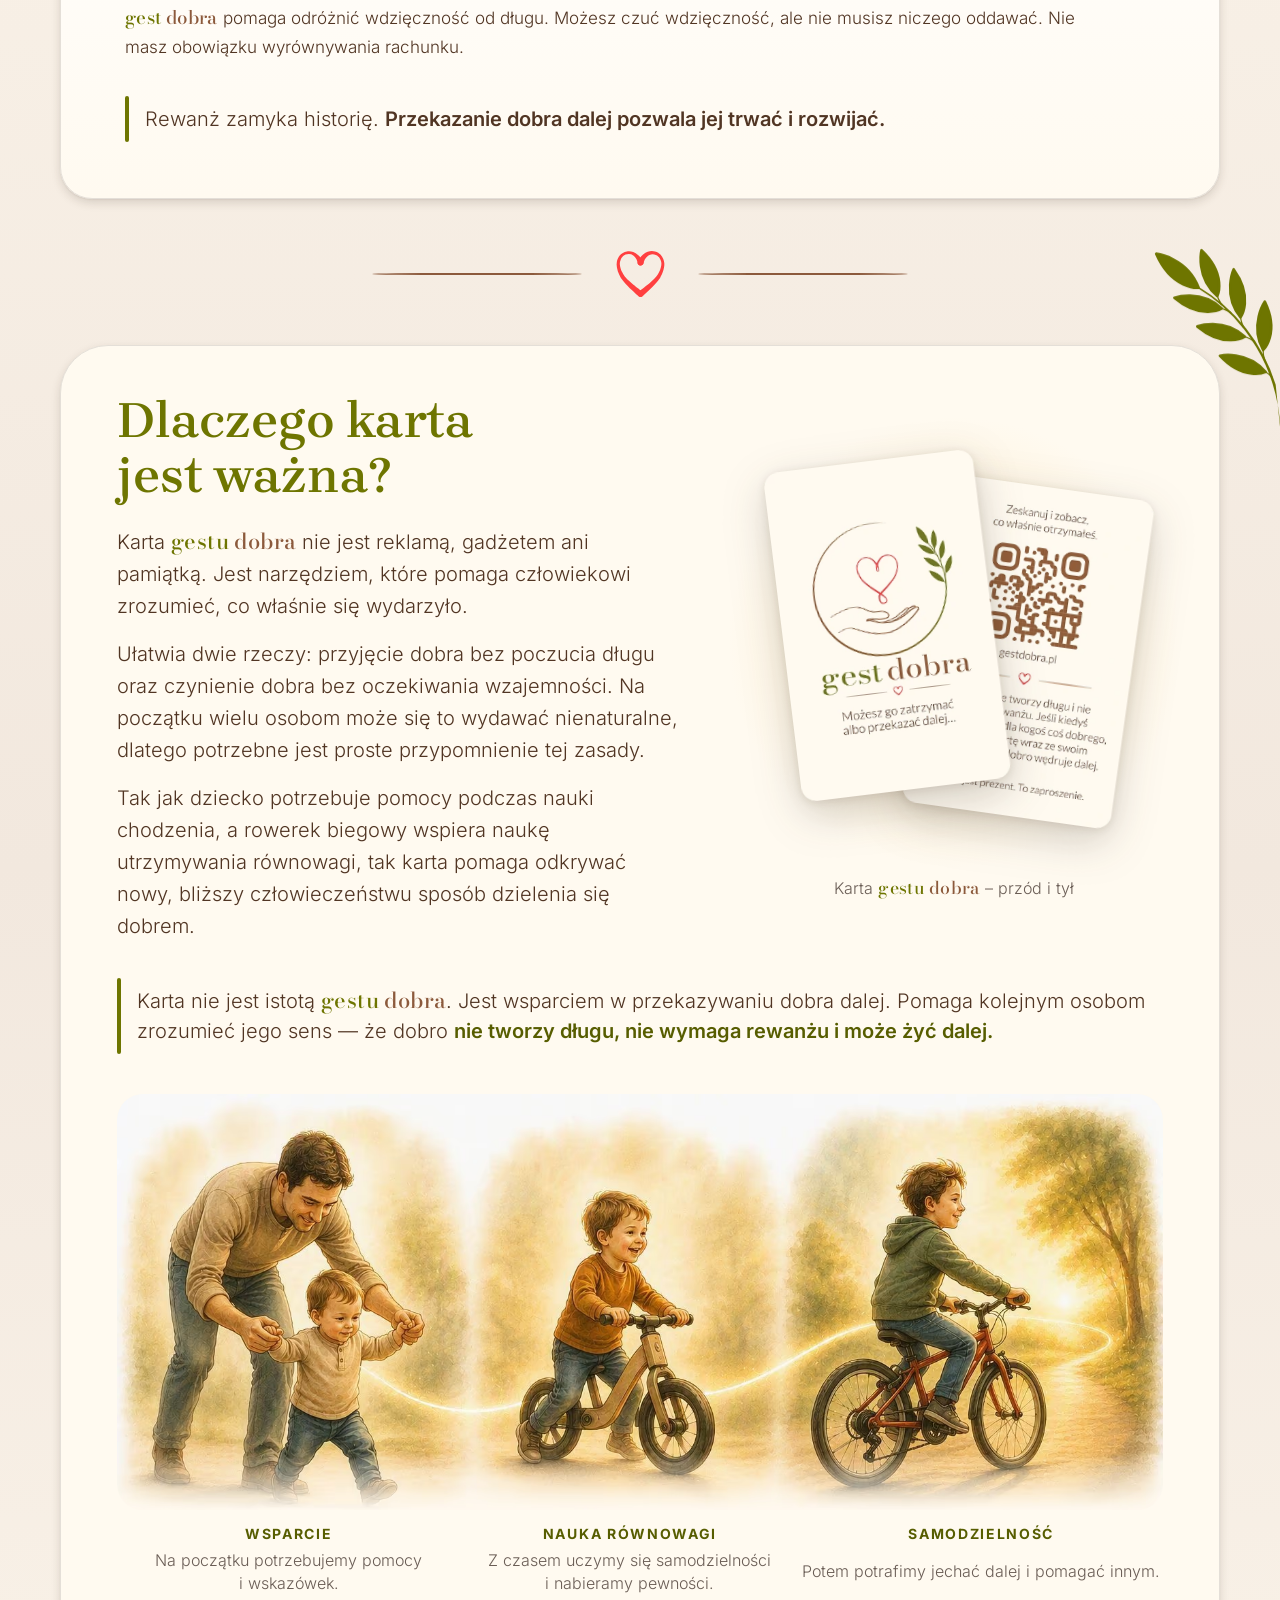
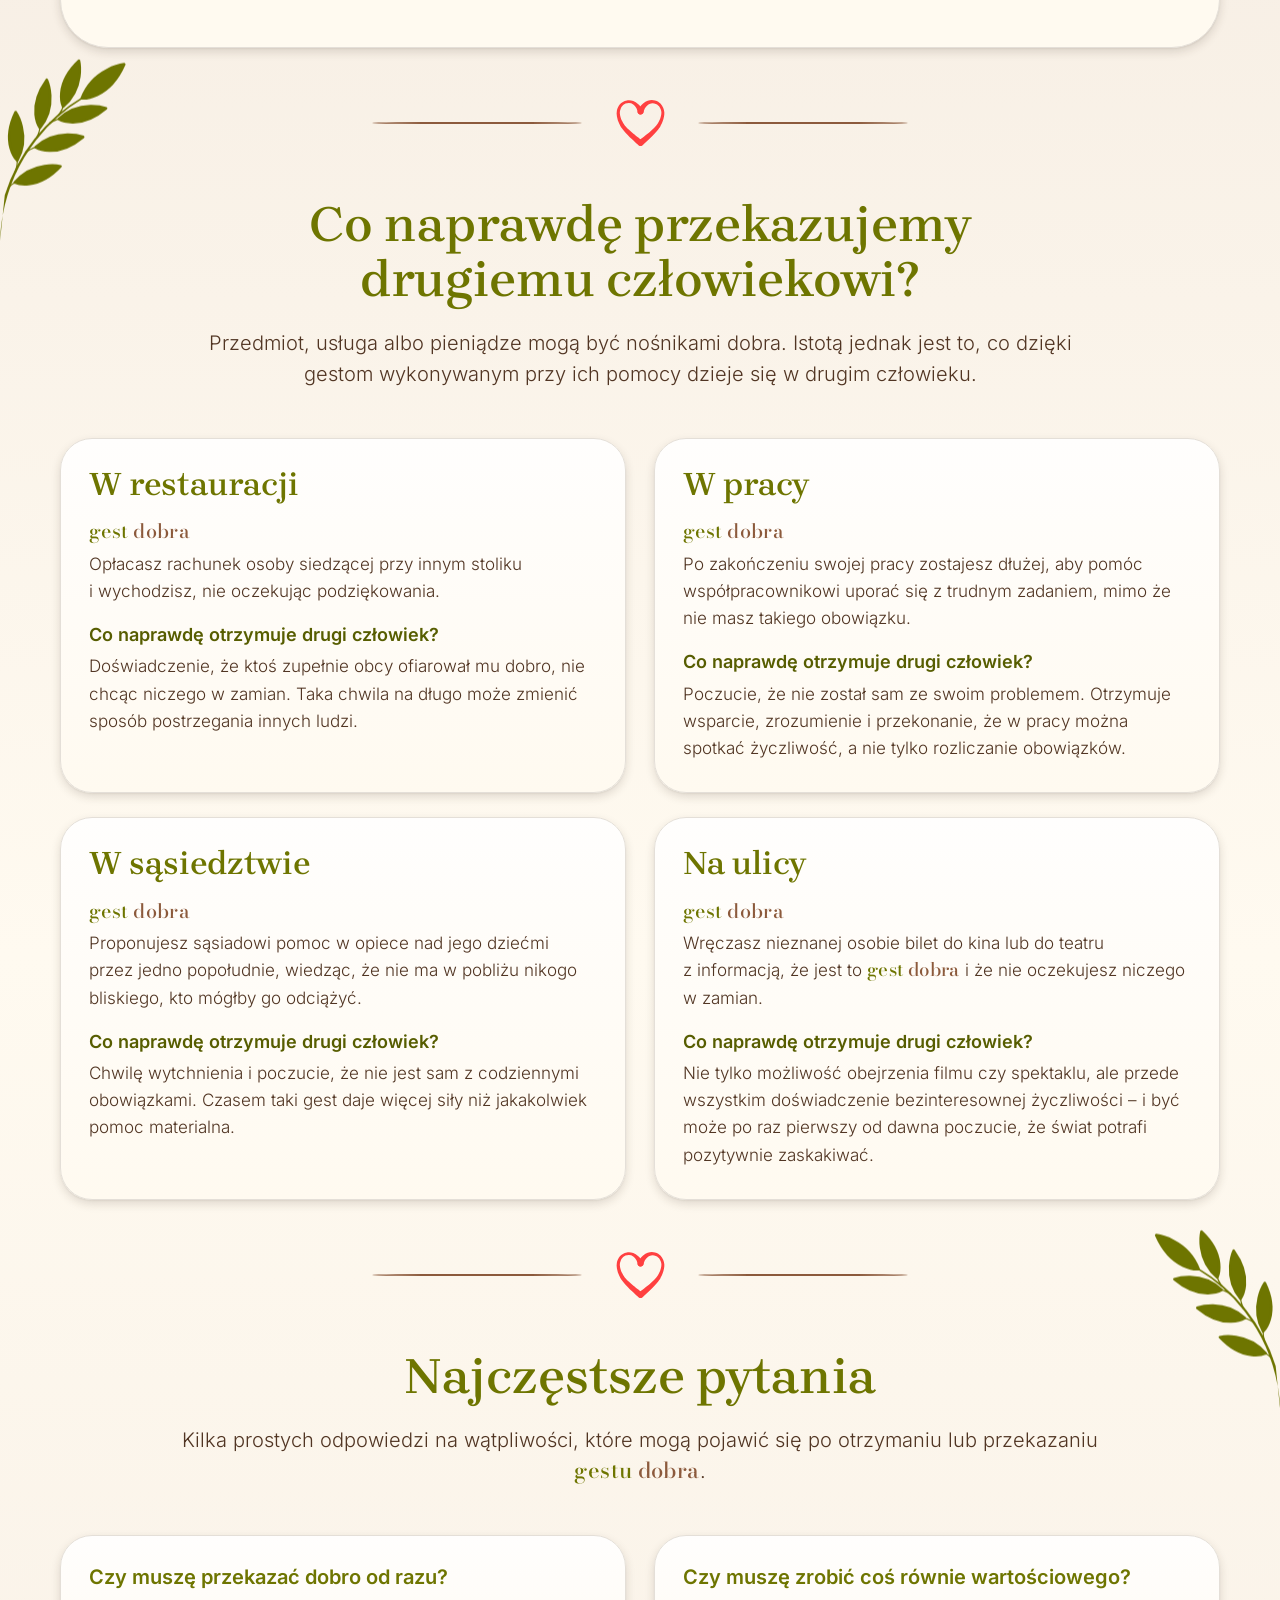
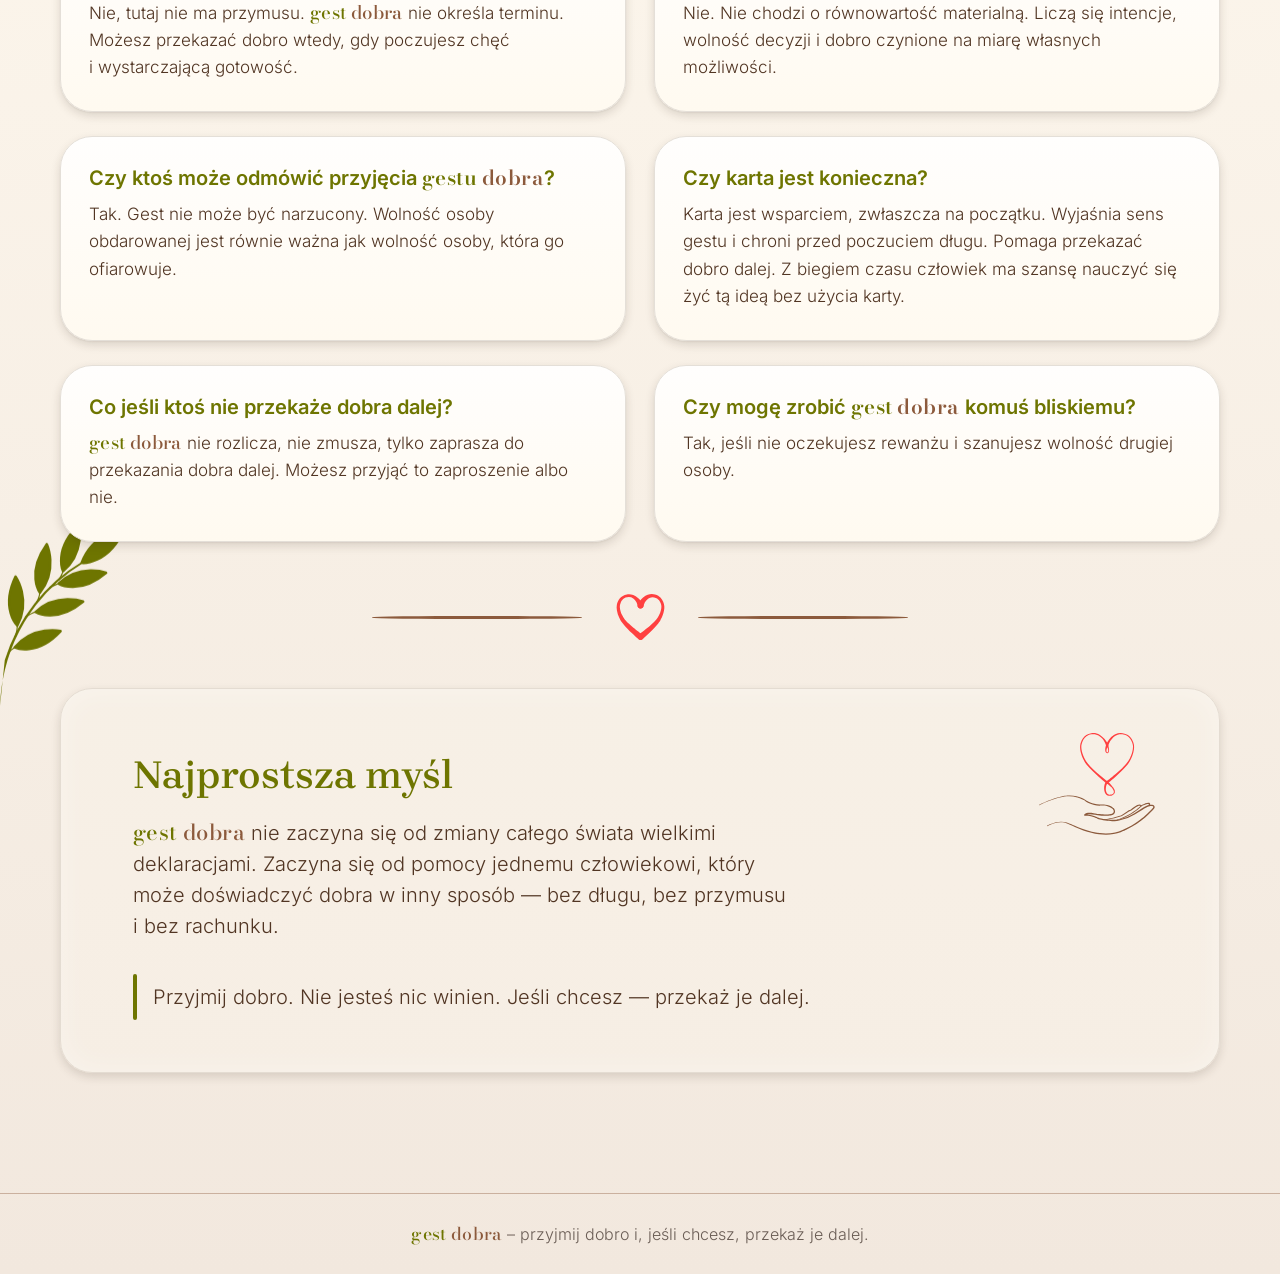
<file: chce-zrozumiec-wiecej.html>
<!doctype html>
<html lang="pl" class="no-js">
<head>
  <meta charset="utf-8">
  <meta name="viewport" content="width=device-width, initial-scale=1">
  <script>document.documentElement.className='js';setTimeout(function(){if(!window.__gdReady)document.documentElement.className='no-js'},4000);</script>

  <!-- i18n:head – generowane przez tools/build-i18n.mjs, nie edytuj ręcznie -->
  <title>Jak działa Gest Dobra? Zasady, karta i najczęstsze pytania</title>
  <meta name="description" content="Dowiedz się, jak działa Gest Dobra, dlaczego nie tworzy długu ani obowiązku rewanżu, po co jest karta i w jaki sposób przekazywać dobro dalej.">
  <meta name="robots" content="index, follow, max-image-preview:large, max-snippet:-1">
  <link rel="canonical" href="https://gestdobra.pl/chce-zrozumiec-wiecej.html">
  <link rel="alternate" hreflang="pl" href="https://gestdobra.pl/chce-zrozumiec-wiecej.html">
  <link rel="alternate" hreflang="en" href="https://gestdobra.pl/en/how-it-works.html">
  <link rel="alternate" hreflang="el" href="https://gestdobra.pl/el/pos-leitourgei.html">
  <link rel="alternate" hreflang="ru" href="https://gestdobra.pl/ru/kak-eto-rabotaet.html">
  <link rel="alternate" hreflang="x-default" href="https://gestdobra.pl/chce-zrozumiec-wiecej.html">
  <meta property="og:type" content="website">
  <meta property="og:locale" content="pl_PL">
  <meta property="og:locale:alternate" content="en_GB">
  <meta property="og:locale:alternate" content="el_GR">
  <meta property="og:locale:alternate" content="ru_RU">
  <meta property="og:site_name" content="Gest Dobra">
  <meta property="og:title" content="Jak działa Gest Dobra? Zasady, karta i najczęstsze pytania">
  <meta property="og:description" content="Poznaj zasady Gestu Dobra, rolę karty, brak obowiązku rewanżu i odpowiedzi na najczęstsze pytania.">
  <meta property="og:url" content="https://gestdobra.pl/chce-zrozumiec-wiecej.html">
  <meta property="og:image" content="https://gestdobra.pl/assets/img/og-image.jpg?v=3">
  <meta property="og:image:width" content="1200">
  <meta property="og:image:height" content="630">
  <meta property="og:image:alt" content="Logo Gest Dobra – serce unoszące się nad otwartą dłonią i hasło „Przyjmij dobro”">
  <meta name="twitter:card" content="summary_large_image">
  <!-- /i18n:head -->
  <meta name="theme-color" content="#F2E8DE">
  <meta name="color-scheme" content="light">
  <meta name="format-detection" content="telephone=no">

  <!-- Ikony -->
  <link rel="icon" href="favicon.ico" sizes="32x32">
  <link rel="icon" href="icon.svg" type="image/svg+xml">
  <link rel="apple-touch-icon" href="apple-touch-icon.png">
  <link rel="manifest" href="site.webmanifest">

  <!-- Fonty hostowane lokalnie (RODO) -->
  <link rel="preload" href="assets/fonts/inter-var-pl.woff2" as="font" type="font/woff2" crossorigin>
  <link rel="preload" href="assets/fonts/brygada-1918-var-pl.woff2" as="font" type="font/woff2" crossorigin>

  <link rel="stylesheet" href="css/style.css?v=1.9.5">
  <script src="js/main.js?v=1.9.5" defer></script>

  <!-- i18n:jsonld – generowane, nie edytuj ręcznie -->
  <script type="application/ld+json">
  {
    "@context": "https://schema.org",
    "@graph": [
      {
        "@type": "Organization",
        "@id": "https://gestdobra.pl/#organization",
        "name": "Gest Dobra",
        "url": "https://gestdobra.pl/",
        "logo": {
          "@type": "ImageObject",
          "url": "https://gestdobra.pl/assets/img/icon-512.png",
          "width": 512,
          "height": 512
        },
        "slogan": "Przyjmij dobro i, jeśli chcesz, przekaż je dalej."
      },
      {
        "@type": "WebSite",
        "@id": "https://gestdobra.pl/#website",
        "url": "https://gestdobra.pl/",
        "name": "Gest Dobra",
        "inLanguage": [
          "pl-PL",
          "en-GB",
          "el-GR",
          "ru-RU"
        ],
        "publisher": {
          "@id": "https://gestdobra.pl/#organization"
        }
      },
      {
        "@type": "WebPage",
        "@id": "https://gestdobra.pl/chce-zrozumiec-wiecej.html#webpage",
        "url": "https://gestdobra.pl/chce-zrozumiec-wiecej.html",
        "name": "Jak działa Gest Dobra? Zasady, karta i najczęstsze pytania",
        "description": "Dowiedz się, jak działa Gest Dobra, dlaczego nie tworzy długu ani obowiązku rewanżu, po co jest karta i w jaki sposób przekazywać dobro dalej.",
        "inLanguage": "pl-PL",
        "isPartOf": {
          "@id": "https://gestdobra.pl/#website"
        },
        "about": {
          "@id": "https://gestdobra.pl/#organization"
        },
        "primaryImageOfPage": {
          "@type": "ImageObject",
          "url": "https://gestdobra.pl/assets/img/og-image.jpg?v=3",
          "width": 1200,
          "height": 630
        },
        "breadcrumb": {
          "@id": "https://gestdobra.pl/chce-zrozumiec-wiecej.html#breadcrumb"
        }
      },
      {
        "@type": "BreadcrumbList",
        "@id": "https://gestdobra.pl/chce-zrozumiec-wiecej.html#breadcrumb",
        "itemListElement": [
          {
            "@type": "ListItem",
            "position": 1,
            "name": "Gest Dobra",
            "item": "https://gestdobra.pl/"
          },
          {
            "@type": "ListItem",
            "position": 2,
            "name": "Jak działa Gest Dobra?",
            "item": "https://gestdobra.pl/chce-zrozumiec-wiecej.html"
          }
        ]
      },
      {
        "@type": "FAQPage",
        "@id": "https://gestdobra.pl/chce-zrozumiec-wiecej.html#faq",
        "inLanguage": "pl-PL",
        "isPartOf": {
          "@id": "https://gestdobra.pl/chce-zrozumiec-wiecej.html#webpage"
        },
        "mainEntity": [
          {
            "@type": "Question",
            "name": "Czy muszę przekazać dobro od razu?",
            "acceptedAnswer": {
              "@type": "Answer",
              "text": "Nie, tutaj nie ma przymusu. Gest Dobra nie określa terminu. Możesz przekazać dobro wtedy, gdy poczujesz chęć i wystarczającą gotowość."
            }
          },
          {
            "@type": "Question",
            "name": "Czy muszę zrobić coś równie wartościowego?",
            "acceptedAnswer": {
              "@type": "Answer",
              "text": "Nie. Nie chodzi o równowartość materialną. Liczą się intencje, wolność decyzji i dobro czynione na miarę własnych możliwości."
            }
          },
          {
            "@type": "Question",
            "name": "Czy ktoś może odmówić przyjęcia Gestu Dobra?",
            "acceptedAnswer": {
              "@type": "Answer",
              "text": "Tak. Gest nie może być narzucony. Wolność osoby obdarowanej jest równie ważna jak wolność osoby, która go ofiarowuje."
            }
          },
          {
            "@type": "Question",
            "name": "Czy karta jest konieczna?",
            "acceptedAnswer": {
              "@type": "Answer",
              "text": "Karta jest wsparciem, zwłaszcza na początku. Wyjaśnia sens gestu i chroni przed poczuciem długu. Pomaga przekazać dobro dalej. Z biegiem czasu człowiek ma szansę nauczyć się żyć tą ideą bez użycia karty."
            }
          },
          {
            "@type": "Question",
            "name": "Co jeśli ktoś nie przekaże dobra dalej?",
            "acceptedAnswer": {
              "@type": "Answer",
              "text": "Gest Dobra nie rozlicza, nie zmusza, tylko zaprasza do przekazania dobra dalej. Możesz przyjąć to zaproszenie albo nie."
            }
          },
          {
            "@type": "Question",
            "name": "Czy mogę zrobić Gest Dobra komuś bliskiemu?",
            "acceptedAnswer": {
              "@type": "Answer",
              "text": "Tak, jeśli nie oczekujesz rewanżu i szanujesz wolność drugiej osoby."
            }
          }
        ]
      }
    ]
  }
  </script>
  <!-- /i18n:jsonld -->
</head>
<body>
  <!-- wspólne kształty SVG (ikona serce + dłoń, serce separatora) -->
  <svg class="svg-sprite" aria-hidden="true" focusable="false">
    <defs>
      <g id="gd-hand"><path fill="#8C5A3C" fill-rule="evenodd" d="M60.77 85.63c.8.1 12.74 1.64 16.72-.05.66-.28 2.15-1.04 1.72-3-.04-.16-.2-.93-.98-1.87-.77-.93-2.65-2.3-5.61-3.1-3.42-.9-6.6-.62-7.49-.6-8.74.27-15.56-4.42-16.32-4.96-.2-.14-.31-.26-.83-.61-3.1-2.1-7-3.06-7.28-3.13a36 36 0 0 0-9.3-1.14c-11.01 0-28.55 8.26-31 9.46-.1.05-.11.05-.22.02l-.16-.14Q0 76.4.01 76.3c.04-.14.06-.13.2-.19.75-.38 9.9-4.91 19.3-7.69 7.55-2.23 11.35-2.16 13.08-2.13 10.95.19 16.36 4.51 16.76 4.84 1.34.94 8 5.13 16.16 4.65 1.21-.07 4.98-.31 8.79 1.02 3.21 1.13 4.65 2.74 4.76 2.86a6 6 0 0 1 1.41 2.51c.46 1.78-.03 4.15-3.65 5.06-.81.2-3.95.94-12.55.2a97 97 0 0 1-3.76-.41c-.09-.02-.08-.04-1.02-.23-3.06-.65-6.48-.97-8.59-.39 2.55.17 6.74.76 10.39 2.68.63.33 3.53 1.97 12.96 2.72 3.31.26 5.87.29 5.94.29s10.46-.49 20.9-7.05c3.74-2.36 8.23-5.36 10.85-6.85 2.63-1.5 4.75-2.34 7.5-2.14.63.04 2.66.2 3.12 1.77.28.93-.18 1.86-.42 2.26-.04.07-.03.07-.45.57-1.95 2.31-12.45 14.15-29.2 22.04-.46.22-3.03 1.43-5.86 2.48-12.7 4.74-29.3 3.27-48.62-5.55-3.99-1.82-5.56-2.78-8.24-3.7-4.3-1.46-10.47-2.26-19.58 2.25-.55.27-1.31.69-1.43.75-.1.05-.1.05-.21.02l-.17-.13c0-.07-.04-.14-.02-.21q.04-.1.13-.17s1.53-.84 3.06-1.55c11.07-5.14 17.96-2.33 22.83-.04 5.63 2.64 26.86 12.86 46.3 8.65a42 42 0 0 0 7.85-2.55c18.75-7.84 30.52-21.33 32.36-23.59.09-.14.55-.93.16-1.34-.56-.59-2.47-.63-3.7-.44-3.22.5-6.56 3.05-15.36 8.63a50 50 0 0 1-16.98 6.71 34 34 0 0 1-4.84.65c-.6-.01-6.63-.1-12.17-1.03-5.27-.87-7.02-1.98-7.7-2.32-4.98-2.5-10.98-2.44-11.6-2.43h-.23c-.06-.01-.4-.06-.56-.42-.02-.05-.14-.3 0-.6.03-.06.41-.76 1.42-1.29.6-.31 2.74-1.37 8.63-.41.33.05 1.56.26 2.81.57" clip-rule="evenodd"/><path fill="#8C5A3C" fill-rule="evenodd" d="M107.67 77.3c-.79-.4-2.1-.41-4.63 1.16-2.46 1.53-4.5 3.48-5.76 3.96-.47.18-.91.25-1.79.74-1.43.8-4 2.7-6.19 4.07-.75.47-3.3 1.97-12.2 3.83-2.05.43-4.62.9-5.29.99-1.18.15-2.44.17-2.44.17-.1-.04-.22-.04-.3-.12l-.12-.29q.03-.16.11-.3c.14-.14.16-.12.36-.12.47-.02 1.7-.08 2.69-.26 1.49-.27 3.36-.66 3.65-.72 8.49-1.8 11.38-3.23 11.97-3.51.61-.3.9-.47 2.06-1.25 2.84-1.9 4.63-3.34 6.13-3.94.88-.36.92-.26 1.54-.66 2.52-1.62 7.83-6.93 11.15-4.55.2.14.38.3.42.37a.6.6 0 0 1 .03.67c-.03.05-.06.1-.5.53a52 52 0 0 1-8.4 6.57c-8.13 5.23-15.49 7.4-17.58 8.07-.14.04-.15.04-.28-.03l-.18-.21c.01-.1-.02-.2.03-.28q.08-.1.2-.17c.01 0 1.14-.35 3.3-1.16 12.15-4.6 19.67-11.2 22.02-13.56" clip-rule="evenodd"/><path fill="#8C5A3C" fill-rule="evenodd" d="M116.77 77.4a.8.8 0 0 1-.55-.7c-.03-.24.01-.24.09-.48.01-.05.15-.5.08-.7-.04-.11-.7-.48-3.24.32a32 32 0 0 0-4.67 1.94c-.11.05-.11.06-.23.07a.54.54 0 0 1-.6-.48.6.6 0 0 1 .13-.4c.09-.1.1-.1.23-.17.17-.09 1.15-.61 2.12-1.07 1.8-.86 4.8-2.18 6.46-1.77.17.05 1.9.43 1.24 2.8l-.04.13-.16.28a.8.8 0 0 1-.55.27c-.16.02-.16.02-.31-.03" clip-rule="evenodd"/></g>
      <g id="gd-heart"><path fill="#FF4040" fill-rule="evenodd" d="M73.37 12.29c.1.49.08.52.25 1.3.17.83.16.87.3 1.59l.18 1.04c.04.22.16 1.02.2 1.65a5 5 0 0 1-.43 2.6c-.69 1.47-1.98 1.33-3 .07-.24-.3-.5-.7-.62-1.66-.25-1.94.37-4.52.73-5.87 0-.05.16-.61.17-.65l.1-.18c.03-.06.27-.44.79-.55.07-.01.52-.1.94.2q.15.11.15.14c.13.15.1.17.24.32m-.92 2.88c-.43.99-.86 2.23-.93 3.39-.05.9.15 1.17.18 1.22.26.45.7.88.98.75s.5-.68.53-.75c.35-.88.17-1.9.03-2.55a9 9 0 0 0-.37-1.14l-.3-.7z" clip-rule="evenodd"/><path fill="#FF4040" fill-rule="evenodd" d="M71.28 53.13c-.05-.05-.3-.4-.24-.9q.02-.23.14-.43c.16-.28.18-.27.43-.45 3.35-2.5 18.77-14.4 23.22-21.8 4.86-8.1 5.09-14.42 4.72-16.65-.14-.83-.74-3.92-2.69-6.64-2-2.8-4.34-3.87-5.88-4.36-.46-.14-1.96-.6-4.12-.6-1.57.02-4.9.32-8.23 3.5A21 21 0 0 0 74 11.68c-.35.82-.56 1.44-.61 1.62a1.21 1.21 0 0 1-2.36-.3c-.02-.3-.01-.31.1-.58.23-.56.98-2.23 2.3-4.19.76-1.13 3.27-4.89 7.42-6.9A13.4 13.4 0 0 1 88.7.15a12.9 12.9 0 0 1 9.61 6.26c.11.18 1.62 2.5 2.3 5.87.07.33.47 2 .06 5.16-.6 4.67-2.53 9.33-4.7 13.04-3.43 5.88-13.32 14.72-19.2 19.72-.3.26-2.21 1.88-3.79 3.15-.38.31-.82.25-.9.25-.5-.07-.76-.4-.8-.47" clip-rule="evenodd"/><path fill="#FF4040" fill-rule="evenodd" d="M73.2 53.13c-.05.06-.3.4-.8.46q-.24.03-.47-.03c-.31-.08-.3-.1-.55-.3-1.04-.84-10.78-8.7-17.5-15.89-4.17-4.46-5.35-6.69-5.94-7.75-4.31-7.84-4.7-14.18-4.21-16.92.61-3.47 3.26-11.22 11.7-12.43 2.91-.42 5.98-.16 9.19 1.74a20 20 0 0 1 4.96 4.4 28 28 0 0 1 3.8 6.1q.06.24.07.48a1.2 1.2 0 0 1-1.28 1.14 1.2 1.2 0 0 1-.83-.4c-.24-.27-.2-.3-.31-.64a20 20 0 0 0-.95-2.46c-1.32-2.8-2.72-4.4-2.98-4.71a15 15 0 0 0-4-3.33 12 12 0 0 0-3.01-1.12c-.44-.1-2.02-.45-4.39-.13-2.52.35-4.2 1.38-4.38 1.49-.9.52-3.85 2.34-5.57 7.13 0 .02-.72 1.96-.85 3.63-.18 2.39.23 8.36 4.86 16.01 4.18 6.92 18.41 18.2 23.1 21.74.26.2.28.18.44.45.03.07.24.43.11.91-.06.24-.06.24-.21.43" clip-rule="evenodd"/><path fill="#FF4040" fill-rule="evenodd" d="M72.97 51.42c.19.17.37.33 1.74 1.72.12.13 1 1.01 2.24 2.45.12.13 1.07 1.23 1.8 2.31.58.85 1.37 2.13 1.66 3.45a3.74 3.74 0 0 1-1.73 4.2 8 8 0 0 1-1.89.87c-.38.13-4.27 1.15-6.43-2.38-.9-1.47-1.27-3.46-1.33-5.47a14 14 0 0 1 .57-4.2 5.6 5.6 0 0 1 1.95-2.98c.14-.1.31-.15.34-.16.05-.02.28-.08.56-.03l.19.04c.17.08.15.1.33.18m-.62 2.47c-.78.92-1.27 2.65-1.44 4.32-.06.61-.08 1.87.1 3 .44 2.7 1.78 3.61 2.87 3.96 1.01.33 2 .21 2.5.1.8-.24 2.98-.92 3.02-2.8.01-.75-.24-1.73-1.2-3.14-.3-.45-.9-1.21-1.62-1.96a23 23 0 0 0-2.24-2.02c-1-.8-1.67-1.25-2-1.46" clip-rule="evenodd"/></g>
      <g id="gd-dheart"><path fill="#FF4040" fill-rule="evenodd" d="M331.53 55.54a3.8 3.8 0 0 1-.3-4.14c.51-.9.58-.86 1.43-1.44 6.08-4.22 19.01-13.87 23.05-20.38.05-.07 4.54-6.85 4.7-13.69.01-.56.06-1.66-.65-3.88-.67-2.04-2.66-6.85-8.3-7.8a10 10 0 0 0-5.86.62c-1.54.68-3.73 2.06-5.8 5.8a17 17 0 0 0-1.76 4.81l-.77 1.28a3.7 3.7 0 0 1-2.56 1.2c-.24.01-1.58.08-2.75-.98a3.7 3.7 0 0 1-1.2-2.57c-.06-1.04-.02-1.06.47-1.99.76-1.45 3.16-5.3 6.42-8.1 6.16-5.3 11.93-4.47 14.83-3.76 6.15 1.5 8.76 6.46 9.13 7.1.23.39 2.28 3.88 2.44 7.89.27 6.26-2.71 13.41-5 17.28-.94 1.59-4.32 7.16-19.41 20.89a173 173 0 0 1-2.84 2.54c-.45.22-.86.52-1.34.65-1.47.4-2.6-.25-2.8-.36-.1-.06-.68-.38-1.13-.97" clip-rule="evenodd"/><path fill="#FF4040" fill-rule="evenodd" d="M336.82 50.27c.1.1.63.56.95 1.13.12.2.76 1.33.37 2.8-.2.73-.2.74-.66 1.34a3.8 3.8 0 0 1-3.93 1.33c-1.03-.27-1-.36-1.8-1.05-.74-.64-9.33-8.06-15.65-14.91-5.29-5.73-6.75-8.54-8.06-11.39-2.86-6.18-3.85-12.3-2.97-16.25 1.19-5.36 4.88-11.6 12.45-12.74 3.11-.46 8.34-.7 14.19 4.62a38 38 0 0 1 2.56 2.61 42 42 0 0 1 3.78 5.14c.07.5.23.98.2 1.47a3.7 3.7 0 0 1-1.2 2.56 3.8 3.8 0 0 1-2.75 1c-.22-.02-1.53-.08-2.56-1.22-.53-.58-.8-.5-.77-1.29.01-.22-.16-1.45-.45-2.38-1.29-4.06-3.23-6.19-5.05-7.51a9.4 9.4 0 0 0-5.58-1.78c-6.3.1-8.9 4.3-10.03 7-.36.86-1 2.74-1.07 4.32-.05 1.08-.04 5.36 2.96 11.34 1.89 3.77 3.49 5.5 4.03 6.13 6.66 7.64 20.9 17.67 21.04 17.73m0 0q-.04-.02-.02 0z" clip-rule="evenodd"/></g>
    </defs>
  </svg>
  <a class="skip-link" href="#main" data-i18n="ui.skip">Przejdź do treści</a>

  <header class="site-header" data-header>
    <div class="site-header__inner">
      <a class="logo" href="./" aria-label="Gest Dobra – wróć na początek strony" data-i18n-attr="aria-label:ui.logoLabel">
        <img class="logo__img" src="assets/img/logo.svg" width="229" height="65" alt="Gest Dobra" fetchpriority="high">
      </a>

      <div class="nav-pill">
        <nav class="nav" id="site-nav" aria-label="Główna nawigacja" data-i18n-attr="aria-label:ui.navLabel" data-nav>
          <ul class="nav__list" role="list">
            <li><a class="nav__link" href="./#o-idei" data-i18n="nav.idea">O&nbsp;idei</a></li>
            <li><a class="nav__link" href="./#jak-przekazac" data-i18n="nav.how">Jak przekazać?</a></li>
            <li><a class="nav__link" href="./#przyklady" data-i18n="nav.examples">Przykłady</a></li>
            <li><a class="nav__link" href="#dlaczego-karta-jest-wazna" data-i18n="nav.card">Karta</a></li>
            <li><a class="nav__link" href="#faq" data-i18n="nav.questions">Pytania</a></li>
          </ul>
        </nav>

        <!-- i18n:lang -->
        <div class="lang" data-lang>
          <button class="lang__toggle" type="button" aria-expanded="false" aria-controls="lang-menu" data-lang-toggle>
            <img class="flag" src="assets/img/flags/pl.svg" width="24" height="16" alt="">
            <span class="lang__code" aria-hidden="true">PL</span>
            <span class="visually-hidden">Język strony: polski. Zmień język</span>
            <svg class="lang__chevron" width="12" height="8" viewBox="0 0 14 9" aria-hidden="true" focusable="false"><path d="M1.5 1.5 7 7l5.5-5.5" fill="none" stroke="currentColor" stroke-width="2.4" stroke-linecap="round" stroke-linejoin="round"/></svg>
          </button>
          <ul class="lang__menu" id="lang-menu" role="list" hidden>
              <li><a class="lang__option is-active" href="./chce-zrozumiec-wiecej.html" hreflang="pl" lang="pl" aria-current="page"><img class="flag" src="assets/img/flags/pl.svg" width="24" height="16" alt="" loading="lazy" decoding="async"><span class="lang__code">PL</span><span class="visually-hidden"> – Polski</span><span class="lang__check" aria-hidden="true">✓</span></a></li>
              <li><a class="lang__option" href="./en/how-it-works.html" hreflang="en" lang="en-GB"><img class="flag" src="assets/img/flags/uk.svg" width="24" height="16" alt="" loading="lazy" decoding="async"><span class="lang__code">GB</span><span class="visually-hidden"> – English</span></a></li>
              <li><a class="lang__option" href="./el/pos-leitourgei.html" hreflang="el" lang="el"><img class="flag" src="assets/img/flags/gr.svg" width="24" height="16" alt="" loading="lazy" decoding="async"><span class="lang__code">GR</span><span class="visually-hidden"> – Ελληνικά</span></a></li>
              <li><a class="lang__option" href="./ru/kak-eto-rabotaet.html" hreflang="ru" lang="ru"><img class="flag" src="assets/img/flags/ru.svg" width="24" height="16" alt="" loading="lazy" decoding="async"><span class="lang__code">RU</span><span class="visually-hidden"> – Русский</span></a></li>
          </ul>
        </div>
        <!-- /i18n:lang -->

        <button class="burger" type="button" aria-expanded="false" aria-controls="site-nav" data-label-open="Otwórz menu" data-label-close="Zamknij menu" data-i18n-attr="data-label-open:ui.menuOpen;data-label-close:ui.menuClose" data-burger>
          <span class="burger__box" aria-hidden="true"><span></span><span></span><span></span></span>
          <span class="visually-hidden" data-burger-label data-i18n="ui.menuOpen">Otwórz menu</span>
        </button>
      </div>
    </div>
  </header>

  <main id="main" tabindex="-1">

    <!-- HERO -->
    <section class="hero hero--sub" aria-labelledby="hero-title">
      <div class="container">
        <nav class="crumbs anim-load" aria-label="Okruszki nawigacyjne" data-i18n-attr="aria-label:sub.crumb.label">
          <ol role="list">
            <li><a href="./" data-i18n="sub.crumb.home">Gest Dobra</a></li>
            <li aria-current="page" data-i18n="sub.crumb.current">Jak działa Gest Dobra?</li>
          </ol>
        </nav>
        <div class="hero__card hero__card--sub">
          <div class="hero__top">
            <div class="hero__text">
              <h1 class="hero__title hero__title--sub anim-load" id="hero-title" data-delay=".15" data-i18n="sub.hero.title">Jak działa <span class="brand-name"><span class="brand-name__g">gest</span> <span class="brand-name__d">dobra</span></span></h1>
              <p class="hero__lead anim-load" data-delay=".3" data-i18n="sub.hero.lead"><span class="brand-name"><span class="brand-name__g">Gest</span> <span class="brand-name__d">Dobra</span></span> to coś więcej niż pojedynczy gest. Poznaj ideę, dzięki której dobro nie kończy się na jednej osobie, lecz może być przekazywane dalej...</p>
            </div>

            <div class="hero__art art art--hero" role="img" aria-label="Serce unoszące się nad otwartą dłonią, otoczone okręgiem z gałązką oliwną – symbol Gestu Dobra" data-i18n-attr="aria-label:hero.artLabel">
              <svg class="art__layer art__ring" viewBox="0 0 466 437" aria-hidden="true" focusable="false"><defs><linearGradient id="gd-ring" x1="2.33" x2="436.17" y1="217.32" y2="217.32" gradientUnits="userSpaceOnUse"><stop stop-color="#8C5A3C"/><stop offset=".53" stop-color="#85602F"/><stop offset="1" stop-color="#6E7500"/></linearGradient></defs><path fill="url(#gd-ring)" fill-rule="evenodd" d="M263.93 4.92c-.03.12.08.21-.04.19-16.1-3.24-68.91-12.51-128.67 13.22A217 217 0 0 0 28.59 117.7 215 215 0 0 0 5.86 239.24c5.73 54.36 31.65 101.47 67.85 134.97a214 214 0 0 0 115.95 55.19c19.38 2.71 68.7 7.15 123.1-19.1A216 216 0 0 0 420.5 293.06a216 216 0 0 0 6.38-133.77 215 215 0 0 0-34.26-70.6c-.24-.32-.25-.34-.19-.75l.4-.66c.25-.06.5-.22.75-.18.25.03.46.22.66.39a217.5 217.5 0 0 1 42.66 150.45c-6.02 67-42.39 125.85-96.16 161.97-45.88 30.83-99.82 42-151.18 35.15a218 218 0 0 1-43-10.27 219.5 219.5 0 0 1-86.83-56.34 218 218 0 0 1-54-100.27 219.6 219.6 0 0 1 4.94-117.53A219 219 0 0 1 118.3 24.12a216 216 0 0 1 69.87-22.1 219 219 0 0 1 75.76 2.9" clip-rule="evenodd"/></svg>
              <svg class="art__layer art__branch" viewBox="0 0 466 437" aria-hidden="true" focusable="false"><g class="leaf lf1"><path fill="#6E7500" fill-rule="evenodd" stroke="#6E7500" stroke-linecap="round" stroke-linejoin="round" stroke-miterlimit="1.5" stroke-width="3.34" d="M394.22 89.15s-31.81-10.22-32.79-59.6c0 0 34.19 19.1 32.79 59.6" clip-rule="evenodd"/></g><g class="leaf lf2"><path fill="#6E7500" fill-rule="evenodd" d="M413.95 119.2c.04.14.1.28.1.43 0 .06.02.46-.28.8a1.14 1.14 0 0 1-1.6.1 1 1 0 0 1-.33-.52c-.4-1.13-.8-3.65-.81-7.72 0-2.3.02-2.3.03-4.59 0-3.45.11-6.07.13-6.6.01-.13.03-.98.05-1.03.05-.14.06-.3.14-.43a1.13 1.13 0 0 1 1.54-.43 1.15 1.15 0 0 1 .56 1.22c-.09.51-.73 3.53-1 7.32-.35 5.11.68 9.93 1.46 11.43z" clip-rule="evenodd"/><path fill="#6E7500" fill-rule="evenodd" stroke="#6E7500" stroke-linecap="round" stroke-linejoin="round" stroke-miterlimit="1.5" stroke-width="3.33" d="M411.85 107.54s21.7-20.38 3.63-60.5c0 0-20.22 28.42-3.63 60.5" clip-rule="evenodd"/></g><g class="leaf lf3"><path fill="#6E7500" fill-rule="evenodd" d="M418.15 133.7c-.26-.7-1.78-3.68-5.97-7.53a46 46 0 0 0-5.15-3.93c-1.9-1.28-2.44-1.55-2.49-1.6q-.17-.15-.3-.33a1.13 1.13 0 0 1 1.22-1.7c.27.06.46.22.5.25l1.48 1.25c2.44 2.1 4.88 4.35 6.67 5.95 4.31 3.85 5.53 5.79 5.65 5.97.36.53.49.82.5.83q.05.21.07.44a1.13 1.13 0 0 1-1.15 1.11c-.46 0-.73-.28-.78-.33l-.25-.36z" clip-rule="evenodd"/><path fill="#6E7500" fill-rule="evenodd" stroke="#6E7500" stroke-linecap="round" stroke-linejoin="round" stroke-miterlimit="1.5" stroke-width="3.33" d="M410.9 124.16s-29.48 4.18-49.48-35c0 0 34.83 1.98 49.48 35" clip-rule="evenodd"/></g><g class="leaf lf4"><path fill="#6E7500" fill-rule="evenodd" d="M428.45 155.58c.01.14.05.29.03.43a1.14 1.14 0 0 1-2.01.56 1 1 0 0 1-.24-.56c-.2-1.19-.16-3.74.53-7.74.4-2.27.42-2.26.82-4.52.6-3.4 1.16-5.96 1.27-6.47l.22-1.02q.09-.2.21-.4c.05-.05.3-.35.75-.4a1.13 1.13 0 0 1 1.25 1c.03.27-.05.5-.06.54-.18.5-1.33 3.36-2.24 7.05-1.23 4.97-1.04 9.89-.53 11.5v.02" clip-rule="evenodd"/><path fill="#6E7500" fill-rule="evenodd" stroke="#6E7500" stroke-linecap="round" stroke-linejoin="round" stroke-miterlimit="1.5" stroke-width="3.33" d="M428.44 143.25s25.16-15.91 15-58.73c0 0-25.24 24.1-15 58.73" clip-rule="evenodd"/></g><g class="leaf lf5"><path fill="#6E7500" fill-rule="evenodd" d="M431.64 178.37c-.22-.7-1.6-3.76-5.58-7.81a46 46 0 0 0-4.95-4.18c-1.84-1.37-2.36-1.67-2.4-1.72q-.17-.17-.3-.35a1.13 1.13 0 0 1 .46-1.54c.4-.22.79-.11.85-.1.27.09.45.25.48.28l1.42 1.33c2.33 2.2 4.66 4.58 6.37 6.26 4.12 4.07 5.24 6.06 5.35 6.25.33.54.45.84.45.85.02.15.07.3.06.44-.03.46-.32.72-.37.77a1.14 1.14 0 0 1-1.6-.08l-.23-.38z" clip-rule="evenodd"/><path fill="#6E7500" fill-rule="evenodd" stroke="#6E7500" stroke-linecap="round" stroke-linejoin="round" stroke-miterlimit="1.5" stroke-width="3.33" d="M424.02 167.74s-29.43 4.51-49.86-34.46c0 0 34.84 1.61 49.86 34.46" clip-rule="evenodd"/></g><g class="leaf lf6"><path fill="#6E7500" fill-rule="evenodd" d="M437.02 206.06q.02.23-.01.44c-.02.06-.11.45-.5.7-.06.03-.4.25-.86.14-.07-.01-.45-.1-.7-.5a1 1 0 0 1-.18-.57c-.08-1.21.22-3.74 1.33-7.66.62-2.2.65-2.2 1.28-4.4.94-3.32 1.76-5.81 1.93-6.31l.32-.99q.12-.2.25-.37c.05-.05.33-.33.8-.33s.76.29.8.34a1.15 1.15 0 0 1 .22 1.32c-.23.47-1.67 3.2-2.96 6.78-1.74 4.81-2.06 9.73-1.72 11.39z" clip-rule="evenodd"/><path fill="#6E7500" fill-rule="evenodd" stroke="#6E7500" stroke-linecap="round" stroke-linejoin="round" stroke-miterlimit="1.5" stroke-width="3.33" d="M438.97 191.96s27.56-11.26 25.06-55.19c0 0-29.07 19.29-25.06 55.19" clip-rule="evenodd"/></g><g class="leaf lf7"><path fill="#6E7500" fill-rule="evenodd" d="M434.82 227.64c-.1-.74-.9-3.99-4.09-8.7a46 46 0 0 0-4.12-4.99c-1.57-1.67-2.03-2.06-2.06-2.12q-.12-.19-.22-.4c-.02-.06-.15-.43.06-.85.03-.06.21-.42.66-.58.44-.14.8.03.86.06.24.13.4.32.42.35l1.15 1.57c1.9 2.59 3.77 5.34 5.15 7.3 3.32 4.74 4.06 6.9 4.14 7.1.23.6.3.91.3.92q0 .23-.03.45a1.1 1.1 0 0 1-1.37.82c-.45-.1-.65-.44-.69-.5l-.16-.4z" clip-rule="evenodd"/><path fill="#6E7500" fill-rule="evenodd" stroke="#6E7500" stroke-linecap="round" stroke-linejoin="round" stroke-miterlimit="1.5" stroke-width="3.33" d="M431.31 218.55s-29.76.72-45.06-40.54c0 0 34.36 6.04 45.06 40.54" clip-rule="evenodd"/></g></svg>
              <svg class="art__layer art__hand" viewBox="0 0 466 437" aria-hidden="true" focusable="false"><path fill="#8C5A3C" fill-rule="evenodd" d="M191.99 311.96c1.88.25 30.28 3.92 39.75-.1 1.58-.66 5.1-2.48 4.08-7.12-.09-.39-.47-2.23-2.33-4.47-1.83-2.2-6.29-5.46-13.33-7.35-8.12-2.18-15.67-1.5-17.8-1.43-20.78.63-37.01-10.53-38.82-11.8-.47-.34-.74-.63-1.98-1.47-7.34-4.98-16.65-7.27-17.29-7.44a86 86 0 0 0-22.1-2.7c-26.2.02-67.91 19.64-73.75 22.5-.24.11-.25.11-.5.03l-.38-.33c-.01-.17-.09-.34-.03-.5.1-.32.16-.3.46-.44 1.81-.91 23.54-11.69 45.9-18.28 17.95-5.3 27-5.16 31.1-5.08 26.04.45 38.92 10.74 39.87 11.52 3.17 2.24 19 12.2 38.42 11.06 2.88-.17 11.82-.75 20.89 2.42 7.64 2.67 11.06 6.51 11.31 6.8 2.55 2.77 3.23 5.44 3.37 5.97 1.08 4.24-.07 9.87-8.68 12.01-1.94.49-9.4 2.26-29.85.48-4.57-.4-8.8-.94-8.95-.96-.19-.04-.18-.09-2.4-.55-7.3-1.54-15.41-2.3-20.44-.93 6.06.41 16.02 1.8 24.7 6.37 1.51.8 8.4 4.68 30.83 6.47 7.87.63 13.96.69 14.12.69.17 0 24.87-1.15 49.68-16.76 8.9-5.6 19.58-12.75 25.82-16.29 6.25-3.55 11.27-5.55 17.84-5.1 1.48.1 6.31.5 7.41 4.21.66 2.23-.44 4.45-1.01 5.39-.1.15-.07.17-1.07 1.35-4.64 5.5-29.6 33.66-69.43 52.4-1.09.52-7.2 3.4-13.93 5.9-30.22 11.28-69.66 7.76-115.61-13.2-9.47-4.32-13.2-6.61-19.59-8.78-10.24-3.49-24.9-5.39-46.55 5.33-1.3.65-3.13 1.65-3.4 1.8-.23.12-.25.12-.5.05l-.4-.32c-.02-.17-.1-.34-.05-.5.04-.17.19-.29.31-.4 0 0 3.62-2 7.26-3.68 26.33-12.22 42.7-5.54 54.3-.1 13.4 6.27 63.86 30.58 110.06 20.57a100 100 0 0 0 18.68-6.07c44.58-18.63 72.58-50.73 76.95-56.09.2-.33 1.3-2.2.38-3.18-1.33-1.4-5.87-1.5-8.8-1.04-7.65 1.2-15.6 7.25-36.51 20.5a118 118 0 0 1-40.37 15.96 80 80 0 0 1-11.52 1.54c-1.44-.02-15.76-.24-28.94-2.43-12.52-2.09-16.7-4.72-18.32-5.53-11.83-5.93-26.09-5.8-27.56-5.78-.05 0-.44.01-.56 0a1.72 1.72 0 0 1-1.33-2.4c.07-.16.99-1.84 3.38-3.08 1.44-.75 6.5-3.26 20.53-.99.78.13 3.71.61 6.68 1.35" clip-rule="evenodd"/><path fill="#8C5A3C" fill-rule="evenodd" d="M303.5 292.17c-1.88-.96-5.02-.98-11.01 2.76-5.84 3.64-10.68 8.28-13.7 9.42-1.12.42-2.17.6-4.26 1.76-3.4 1.9-9.52 6.42-14.7 9.67-1.79 1.12-7.84 4.68-29.04 9.11a272 272 0 0 1-12.55 2.35c-2.8.37-5.81.4-5.81.4-.24-.08-.52-.1-.7-.27l-.31-.7c.09-.23.1-.51.27-.7.34-.34.38-.29.86-.3 1.12-.04 4.04-.19 6.39-.61 3.54-.64 8-1.58 8.69-1.73 20.17-4.26 27.04-7.66 28.45-8.34a34 34 0 0 0 4.9-2.97c6.75-4.52 11.02-7.93 14.56-9.36 2.1-.85 2.2-.63 3.68-1.58 5.98-3.85 18.62-16.47 26.5-10.82.47.34.9.73 1.02.9.06.07.39.5.24 1.14 0 .04-.05.24-.19.44-.07.12-.13.22-1.17 1.25-2.66 2.64-9.31 8.78-19.98 15.64-19.33 12.43-36.83 17.6-41.81 19.17-.33.1-.35.1-.66-.05l-.42-.51c.02-.22-.04-.46.06-.65.1-.2.32-.3.5-.43 0 0 2.7-.81 7.81-2.75 28.9-10.92 46.78-26.64 52.38-32.24" clip-rule="evenodd"/><path fill="#8C5A3C" fill-rule="evenodd" d="M325.12 292.42c-.11-.04-.75-.25-1.11-.96a2 2 0 0 1-.2-.71c-.05-.6.04-.58.22-1.14.04-.13.37-1.2.2-1.69-.1-.25-1.66-1.13-7.71.77a77 77 0 0 0-11.1 4.6c-.27.14-.27.16-.56.19-.08 0-.52.05-.92-.28-.42-.34-.46-.8-.47-.88-.05-.52.23-.86.28-.92.22-.27.24-.25.55-.42.41-.22 2.74-1.46 5.05-2.55 4.26-2.03 11.42-5.19 15.36-4.2.4.1 4.5 1.03 2.93 6.65-.02.1-.09.31-.1.32-.12.22-.2.46-.37.66-.51.59-1.18.64-1.3.65-.38.03-.38.03-.75-.1" clip-rule="evenodd"/></svg>
              <svg class="art__layer art__heart" viewBox="0 0 466 437" aria-hidden="true" focusable="false"><path fill="#FF4040" fill-rule="evenodd" d="M221.93 137.59c.26 1.16.2 1.23.6 3.1.4 1.97.38 2.05.71 3.77.04.2.18.94.44 2.47.08.52.38 2.44.44 3.92.13 2.67-.19 4.47-1 6.2-1.62 3.49-4.7 3.16-7.12.15-.58-.72-1.2-1.64-1.5-3.95-.57-4.6.9-10.73 1.74-13.94l.42-1.55q.1-.22.22-.42c.1-.16.66-1.07 1.9-1.31a3 3 0 0 1 2.24.48c.25.19.33.28.36.31.3.36.24.4.55.77m-2.19 6.84c-1.02 2.36-2.05 5.32-2.2 8.06-.13 2.14.36 2.8.43 2.92.6 1.07 1.65 2.1 2.32 1.78.69-.31 1.2-1.62 1.26-1.79.85-2.09.42-4.54.08-6.06a23 23 0 0 0-1.6-4.37z" clip-rule="evenodd"/><path fill="#FF4040" fill-rule="evenodd" d="M216.96 234.71c-.1-.14-.72-.94-.57-2.13q.07-.56.35-1.05c.37-.65.42-.62 1.02-1.07 7.95-5.95 44.63-34.23 55.22-51.84 11.55-19.23 12.09-34.27 11.2-39.58-.32-1.97-1.75-9.3-6.39-15.79a26.7 26.7 0 0 0-13.97-10.35 31 31 0 0 0-9.81-1.42c-3.73.03-11.64.73-19.56 8.3-2.5 2.39-7.23 7.54-11 16.35a42 42 0 0 0-1.46 3.86 2.8 2.8 0 0 1-1.5 1.7q-.51.24-1.08.28a3 3 0 0 1-2.1-.75c-.88-.79-.93-1.79-.94-1.96-.04-.7-.02-.71.25-1.36a61 61 0 0 1 5.45-9.95c1.81-2.7 7.8-11.64 17.65-16.42a32 32 0 0 1 18.68-2.8 30.7 30.7 0 0 1 22.84 14.9c.26.42 3.86 5.94 5.48 13.95.15.77 1.1 4.75.14 12.26-1.43 11.11-6.02 22.17-11.18 31-8.17 14-31.67 35-45.66 46.9-.71.61-5.25 4.47-9 7.5-.92.72-1.97.59-2.14.57-1.2-.16-1.81-.96-1.92-1.1" clip-rule="evenodd"/><path fill="#FF4040" fill-rule="evenodd" d="M221.52 234.7a2.9 2.9 0 0 1-3.02 1.03c-.74-.2-.72-.26-1.31-.73-2.47-1.99-25.62-20.69-41.6-37.76-9.92-10.6-12.73-15.92-14.12-18.44-10.26-18.64-11.17-33.72-10.02-40.24 1.45-8.24 7.75-26.66 27.83-29.55 6.92-1 14.21-.38 21.84 4.14 5.82 3.46 9.94 8.24 11.8 10.48a67 67 0 0 1 9.04 14.49c.05.38.18.75.16 1.13-.01.17-.06 1.17-.94 1.96a2.87 2.87 0 0 1-4.08-.19c-.58-.64-.49-.7-.74-1.53a46 46 0 0 0-2.27-5.84c-3.11-6.66-6.46-10.48-7.08-11.2a34 34 0 0 0-9.52-7.91 28 28 0 0 0-7.14-2.68 29 29 0 0 0-10.43-.3c-6 .82-10 3.29-10.42 3.53-2.15 1.26-9.15 5.56-13.24 16.97-.01.03-1.72 4.65-2.03 8.63-.43 5.67.56 19.87 11.55 38.07 9.94 16.44 43.8 43.29 54.95 51.69.6.45.65.42 1.02 1.07.09.15.58 1.02.28 2.16-.15.56-.15.57-.5 1.02" clip-rule="evenodd"/><path fill="#FF4040" fill-rule="evenodd" d="M220.98 230.63c.45.42.89.79 4.15 4.1.3.3 2.39 2.4 5.33 5.81.28.33 2.53 2.94 4.29 5.5 1.37 2.01 3.24 5.06 3.94 8.2 1.36 6.2-2.8 9.11-4.12 9.97-.56.36-2 1.27-4.5 2.1-.9.3-10.14 2.71-15.29-5.66-2.15-3.5-3.03-8.24-3.17-13.01-.02-.59-.07-5.44 1.37-9.97 1.17-3.67 2.84-5.78 4.64-7.1.33-.25.74-.37.81-.4a3 3 0 0 1 1.33-.07c.3.05.4.1.43.11.41.18.38.24.8.42m-1.47 5.88c-1.85 2.2-3.01 6.3-3.4 10.26-.15 1.46-.22 4.44.22 7.13 1.05 6.41 4.24 8.6 6.82 9.43 2.4.77 4.78.5 5.97.23 1.88-.56 7.05-2.19 7.15-6.65.04-1.78-.56-4.12-2.83-7.47a38 38 0 0 0-3.86-4.65c-2-2.05-3.66-3.47-5.33-4.81a58 58 0 0 0-4.74-3.47" clip-rule="evenodd"/></svg>
            </div>
          </div>
        </div>
      </div>
    </section>

    <!-- DLACZEGO POWSTAŁ -->
    <section class="section section--why" id="dlaczego" aria-labelledby="dlaczego-title">
      <div class="container">
        <article class="panel" data-reveal="up">
          <h2 class="section__title panel__title" id="dlaczego-title" data-split data-i18n="sub.why.title">Dlaczego powstał <span class="brand-name"><span class="brand-name__g">Gest</span> <span class="brand-name__d">Dobra</span></span>?</h2>
          <div class="panel__body">
            <p data-i18n="sub.why.p1">W&nbsp;wielu relacjach czynienie dobra zaczęło przypominać formę wymiany. Pomoc rodzi poczucie zobowiązania, przysługa oczekuje odwzajemnienia, a&nbsp;prezent bywa traktowany jak początek niepisanego zobowiązania do rewanżu.</p>
            <p data-i18n="sub.why.p2">W&nbsp;rezultacie człowiek coraz częściej boi się przyjmować dobro, bo nie chce czuć się dłużnikiem. Z&nbsp;drugiej strony ten, kto pomaga, może oczekiwać wdzięczności, uznania albo rewanżu.</p>
          </div>
          <blockquote class="quote quote--strong" data-reveal="quote">
            <p data-i18n="sub.why.quoteHtml"><strong><span class="brand-name"><span class="brand-name__g">Gest</span> <span class="brand-name__d">Dobra</span></span> powstał po to, aby przypomnieć, że dobro może wydarzyć się bez wyrównania rachunku.</strong></p>
          </blockquote>
          <figure class="panel__media" data-reveal="wipe-right">
            <picture><source srcset="assets/img/jak-dziala/dobro-z-wolnoscia-700.avif 700w, assets/img/jak-dziala/dobro-z-wolnoscia-1300.avif 1300w" sizes="(max-width: 1240px) calc(100vw - 96px), 1060px" type="image/avif"><img src="assets/img/jak-dziala/dobro-z-wolnoscia-700.webp" srcset="assets/img/jak-dziala/dobro-z-wolnoscia-700.webp 700w, assets/img/jak-dziala/dobro-z-wolnoscia-1300.webp 1300w" sizes="(max-width: 1240px) calc(100vw - 96px), 1060px" width="1300" height="713" alt="Porównanie dobra tworzącego obowiązek z dobrem dawanym w wolności" data-i18n-attr="alt:sub.why.imgAlt" loading="lazy" decoding="async"></picture>
          </figure>
        </article>
      </div>
    </section>

    <!-- JAK DOBRO ŻYJE DŁUŻEJ -->
    <section class="section section--life" id="jak-dobro-zyje-dluzej" aria-labelledby="zycie-title">
      <div class="leaf leaf--right leaf--s1" aria-hidden="true" data-parallax="0.06">
        <img src="assets/img/leaf-right.svg" width="200" height="288" alt="" loading="lazy" decoding="async" data-reveal="leaf">
      </div>

      <div class="container">
        <div class="divider" aria-hidden="true" data-reveal="divider">
          <span class="divider__line"></span>
          <svg class="divider__heart" viewBox="304 0 60 57" width="60" height="57" focusable="false"><mask id="dh-1" maskUnits="userSpaceOnUse" x="296" y="-8" width="76" height="73"><path class="divider__draw" pathLength="100" transform="translate(304 0)" d="M30.2 18.6C29.6 10.2 23.4 3.4 15.6 3.4 8 3.4 2.6 9.6 2.6 17.6c0 11.6 12.6 21.4 27.4 36 14.4-14.4 27.4-24.4 27.4-36 0-8-5.4-14.2-13-14.2-7.8 0-13.6 6.8-14.2 15.2Z" fill="none" stroke="#fff" stroke-width="10" stroke-linecap="round" stroke-linejoin="round"/></mask><use href="#gd-dheart" mask="url(#dh-1)"/></svg>
          <span class="divider__line"></span>
        </div>

        <header class="section__head">
          <h2 class="section__title" id="zycie-title" data-split data-i18n="sub.life.title">W&nbsp;jaki sposób dobro może żyć dłużej?</h2>
          <p class="section__lead" data-reveal="up" data-delay=".25" data-i18n="sub.life.lead">Kiedy odwdzięczamy się tej samej osobie, historia dobra często się zamyka. Obie strony mają poczucie, że rachunek został wyrównany. <span class="brand-name"><span class="brand-name__g">Gest</span> <span class="brand-name__d">Dobra</span></span> wskazuje inny kierunek. Nie oddawaj dobra osobie, od której je otrzymałeś. Przyjmij je, zapamiętaj i, kiedy będziesz gotów, przekaż dalej.</p>
        </header>

        <ol class="life-steps" role="list" data-stagger>
          <li class="life-step" data-reveal="up">
            <span class="life-step__num" aria-hidden="true">01</span>
            <h3 class="life-step__title" data-i18n="sub.life.s1">Doświadczam dobra</h3>
            <span class="life-step__icon"><picture><source srcset="assets/img/jak-dziala/krok-1-doswiadczam-dobra.avif" type="image/avif"><img src="assets/img/jak-dziala/krok-1-doswiadczam-dobra.webp" width="240" height="240" alt="Otwarta dłoń przyjmująca serce jako symbol doświadczenia dobra" data-i18n-attr="alt:sub.life.s1alt" loading="lazy" decoding="async"></picture></span>
          </li>
          <li class="life-step" data-reveal="up">
            <span class="life-step__num" aria-hidden="true">02</span>
            <h3 class="life-step__title" data-i18n="sub.life.s2">Nie mam poczucia długu</h3>
            <span class="life-step__icon"><picture><source srcset="assets/img/jak-dziala/krok-2-nie-czuje-dlugu.avif" type="image/avif"><img src="assets/img/jak-dziala/krok-2-nie-czuje-dlugu.webp" width="240" height="240" alt="Spokojna postać z dłonią na sercu jako symbol dobra bez długu" data-i18n-attr="alt:sub.life.s2alt" loading="lazy" decoding="async"></picture></span>
          </li>
          <li class="life-step" data-reveal="up">
            <span class="life-step__num" aria-hidden="true">03</span>
            <h3 class="life-step__title" data-i18n="sub.life.s3">Zapamiętuję ten gest</h3>
            <span class="life-step__icon"><picture><source srcset="assets/img/jak-dziala/krok-3-zapamietuje-ten-gest.avif" type="image/avif"><img src="assets/img/jak-dziala/krok-3-zapamietuje-ten-gest.webp" width="240" height="240" alt="Kontur głowy z sercem w środku jako symbol zapamiętanego dobra" data-i18n-attr="alt:sub.life.s3alt" loading="lazy" decoding="async"></picture></span>
          </li>
          <li class="life-step" data-reveal="up">
            <span class="life-step__num" aria-hidden="true">04</span>
            <h3 class="life-step__title" data-i18n="sub.life.s4">Przekazuję dobro dalej</h3>
            <span class="life-step__icon"><picture><source srcset="assets/img/jak-dziala/krok-4-przekazuje-dobro-dalej.avif" type="image/avif"><img src="assets/img/jak-dziala/krok-4-przekazuje-dobro-dalej.webp" width="240" height="240" alt="Dwie osoby przekazujące sobie serce jako symbol przekazania dobra dalej" data-i18n-attr="alt:sub.life.s4alt" loading="lazy" decoding="async"></picture></span>
          </li>
          <li class="life-step" data-reveal="up">
            <span class="life-step__num" aria-hidden="true">05</span>
            <h3 class="life-step__title" data-i18n="sub.life.s5">Dobro żyje w&nbsp;kolejnej osobie</h3>
            <span class="life-step__icon"><picture><source srcset="assets/img/jak-dziala/krok-5-dobro-zyje-w-kolejnej-osobie.avif" type="image/avif"><img src="assets/img/jak-dziala/krok-5-dobro-zyje-w-kolejnej-osobie.webp" width="240" height="240" alt="Grupa osób z sercem jako symbol dobra żyjącego w kolejnej osobie" data-i18n-attr="alt:sub.life.s5alt" loading="lazy" decoding="async"></picture></span>
          </li>
        </ol>

        <figure class="banner" data-reveal="wipe-left">
          <picture><source srcset="assets/img/jak-dziala/dobro-zyje-dluzej-kadr-700.avif 700w, assets/img/jak-dziala/dobro-zyje-dluzej-kadr-1162.avif 1162w" sizes="(max-width: 1240px) calc(100vw - 48px), 1160px" type="image/avif"><img src="assets/img/jak-dziala/dobro-zyje-dluzej-kadr-700.webp" srcset="assets/img/jak-dziala/dobro-zyje-dluzej-kadr-700.webp 700w, assets/img/jak-dziala/dobro-zyje-dluzej-kadr-1162.webp 1162w" sizes="(max-width: 1240px) calc(100vw - 48px), 1160px" width="1162" height="730" alt="Jedno serce, od którego rozchodzą się świetliste gałęzie z kolejnymi sercami" data-i18n-attr="alt:sub.life.imgAlt" loading="lazy" decoding="async"></picture>
        </figure>
      </div>
    </section>

    <!-- BEZ REWANŻU -->
    <section class="section section--norev" aria-labelledby="rewanz-title">
      <div class="leaf leaf--left leaf--s2" aria-hidden="true" data-parallax="0.05">
        <img src="assets/img/leaf-left.svg" width="200" height="288" alt="" loading="lazy" decoding="async" data-reveal="leaf">
      </div>

      <div class="container">
        <div class="divider" aria-hidden="true" data-reveal="divider">
          <span class="divider__line"></span>
          <svg class="divider__heart" viewBox="304 0 60 57" width="60" height="57" focusable="false"><mask id="dh-2" maskUnits="userSpaceOnUse" x="296" y="-8" width="76" height="73"><path class="divider__draw" pathLength="100" transform="translate(304 0)" d="M30.2 18.6C29.6 10.2 23.4 3.4 15.6 3.4 8 3.4 2.6 9.6 2.6 17.6c0 11.6 12.6 21.4 27.4 36 14.4-14.4 27.4-24.4 27.4-36 0-8-5.4-14.2-13-14.2-7.8 0-13.6 6.8-14.2 15.2Z" fill="none" stroke="#fff" stroke-width="10" stroke-linecap="round" stroke-linejoin="round"/></mask><use href="#gd-dheart" mask="url(#dh-2)"/></svg>
          <span class="divider__line"></span>
        </div>

        <article class="card card--wide card--norev" data-reveal="up">
          <h2 class="card__title" id="rewanz-title" data-i18n="sub.norev.title">Dlaczego <span class="brand-name"><span class="brand-name__g">Gest</span> <span class="brand-name__d">Dobra</span></span> nie wymaga rewanżu?</h2>
          <p data-i18n="sub.norev.p1">Wdzięczność jest dobra. Problem zaczyna się wtedy, gdy wdzięczność zamienia się w&nbsp;obowiązek, a&nbsp;otrzymane dobro staje się jego źródłem.</p>
          <p data-i18n="sub.norev.p2"><span class="brand-name"><span class="brand-name__g">Gest</span> <span class="brand-name__d">Dobra</span></span> pomaga odróżnić wdzięczność od długu. Możesz czuć wdzięczność, ale nie musisz niczego oddawać. Nie masz obowiązku wyrównywania rachunku.</p>
          <blockquote class="quote" data-reveal="quote">
            <p data-i18n="sub.norev.quoteHtml">Rewanż zamyka historię. <strong>Przekazanie dobra dalej pozwala jej trwać i&nbsp;rozwijać.</strong></p>
          </blockquote>
        </article>
      </div>
    </section>

    <!-- KARTA -->
    <section class="section section--card" id="dlaczego-karta-jest-wazna" aria-labelledby="karta-title">
      <div class="leaf leaf--right leaf--s3" aria-hidden="true" data-parallax="0.06">
        <img src="assets/img/leaf-right.svg" width="200" height="288" alt="" loading="lazy" decoding="async" data-reveal="leaf">
      </div>

      <div class="container">
        <div class="divider" aria-hidden="true" data-reveal="divider">
          <span class="divider__line"></span>
          <svg class="divider__heart" viewBox="304 0 60 57" width="60" height="57" focusable="false"><mask id="dh-3" maskUnits="userSpaceOnUse" x="296" y="-8" width="76" height="73"><path class="divider__draw" pathLength="100" transform="translate(304 0)" d="M30.2 18.6C29.6 10.2 23.4 3.4 15.6 3.4 8 3.4 2.6 9.6 2.6 17.6c0 11.6 12.6 21.4 27.4 36 14.4-14.4 27.4-24.4 27.4-36 0-8-5.4-14.2-13-14.2-7.8 0-13.6 6.8-14.2 15.2Z" fill="none" stroke="#fff" stroke-width="10" stroke-linecap="round" stroke-linejoin="round"/></mask><use href="#gd-dheart" mask="url(#dh-3)"/></svg>
          <span class="divider__line"></span>
        </div>

        <article class="panel panel--card" data-reveal="up">
          <div class="karta">
            <div class="karta__text">
              <h2 class="section__title panel__title" id="karta-title" data-split data-i18n="sub.card.title">Dlaczego karta jest ważna?</h2>
              <p data-i18n="sub.card.p1">Karta <span class="brand-name"><span class="brand-name__g">Gestu</span> <span class="brand-name__d">Dobra</span></span> nie jest reklamą, gadżetem ani pamiątką. Jest narzędziem, które pomaga człowiekowi zrozumieć, co właśnie się wydarzyło.</p>
              <p data-i18n="sub.card.p2">Ułatwia dwie rzeczy: przyjęcie dobra bez poczucia długu oraz czynienie dobra bez oczekiwania wzajemności. Na początku wielu osobom może się to wydawać nienaturalne, dlatego potrzebne jest proste przypomnienie tej zasady.</p>
              <p data-i18n="sub.card.p3">Tak jak dziecko potrzebuje pomocy podczas nauki chodzenia, a&nbsp;rowerek biegowy wspiera naukę utrzymywania równowagi, tak karta pomaga odkrywać nowy, bliższy człowieczeństwu sposób dzielenia się dobrem.</p>
            </div>
            <figure class="karta__stage" data-reveal="cards">
              <div class="karta__cards">
                <img class="karta__card karta__card--back" src="assets/img/jak-dziala/karta-tyl.webp" width="326" height="512" alt="Tył karty Gestu Dobra: kod QR prowadzący na gestdobra.pl i krótkie wyjaśnienie idei" data-i18n-attr="alt:sub.card.backAlt" loading="lazy" decoding="async">
                <img class="karta__card karta__card--front" src="assets/img/jak-dziala/karta-przod.webp" width="326" height="512" alt="Przód karty Gestu Dobra: logo z sercem nad dłonią i napis „Możesz go zatrzymać albo przekazać dalej…”" data-i18n-attr="alt:sub.card.frontAlt" loading="lazy" decoding="async">
              </div>
              <figcaption class="karta__caption" data-i18n="sub.card.cardsCaption">Karta <span class="brand-name"><span class="brand-name__g">Gestu</span> <span class="brand-name__d">Dobra</span></span> – przód i&nbsp;tył</figcaption>
            </figure>
          </div>
          <blockquote class="quote quote--card" data-reveal="quote">
            <p data-i18n="sub.card.quoteHtml">Karta nie jest istotą <span class="brand-name"><span class="brand-name__g">Gestu</span> <span class="brand-name__d">Dobra</span></span>. Jest wsparciem w&nbsp;przekazywaniu dobra dalej. Pomaga kolejnym osobom zrozumieć jego sens — że dobro <strong>nie tworzy długu, nie wymaga rewanżu i&nbsp;może żyć dalej.</strong></p>
          </blockquote>
          <figure class="journey">
            <div class="journey__media" data-reveal="wipe-right">
              <picture><source srcset="assets/img/jak-dziala/od-wsparcia-do-samodzielnosci-760.avif 760w, assets/img/jak-dziala/od-wsparcia-do-samodzielnosci-1536.avif 1536w" sizes="(max-width: 1240px) calc(100vw - 96px), 1060px" type="image/avif"><img src="assets/img/jak-dziala/od-wsparcia-do-samodzielnosci-760.webp" srcset="assets/img/jak-dziala/od-wsparcia-do-samodzielnosci-760.webp 760w, assets/img/jak-dziala/od-wsparcia-do-samodzielnosci-1536.webp 1536w" sizes="(max-width: 1240px) calc(100vw - 96px), 1060px" width="1536" height="612" alt="Droga od wsparcia do samodzielności jako symbol roli karty Gestu Dobra" data-i18n-attr="alt:sub.card.imgAlt" loading="lazy" decoding="async"></picture>
            </div>
            <figcaption>
              <ol class="journey__steps" role="list" data-stagger>
              <li class="journey__step"><strong data-i18n="sub.card.capt1t">Wsparcie</strong> <span data-i18n="sub.card.capt1">Na początku potrzebujemy pomocy i&nbsp;wskazówek.</span></li>
              <li class="journey__step"><strong data-i18n="sub.card.capt2t">Nauka równowagi</strong> <span data-i18n="sub.card.capt2">Z&nbsp;czasem uczymy się samodzielności i&nbsp;nabieramy pewności.</span></li>
              <li class="journey__step"><strong data-i18n="sub.card.capt3t">Samodzielność</strong> <span data-i18n="sub.card.capt3">Potem potrafimy jechać dalej i&nbsp;pomagać innym.</span></li>
              </ol>
            </figcaption>
          </figure>
        </article>
      </div>
    </section>

    <!-- CO PRZEKAZUJEMY -->
    <section class="section section--give" id="co-przekazujemy" aria-labelledby="przekazujemy-title">
      <div class="leaf leaf--left leaf--s4" aria-hidden="true" data-parallax="0.05">
        <img src="assets/img/leaf-left.svg" width="200" height="288" alt="" loading="lazy" decoding="async" data-reveal="leaf">
      </div>

      <div class="container">
        <div class="divider" aria-hidden="true" data-reveal="divider">
          <span class="divider__line"></span>
          <svg class="divider__heart" viewBox="304 0 60 57" width="60" height="57" focusable="false"><mask id="dh-4" maskUnits="userSpaceOnUse" x="296" y="-8" width="76" height="73"><path class="divider__draw" pathLength="100" transform="translate(304 0)" d="M30.2 18.6C29.6 10.2 23.4 3.4 15.6 3.4 8 3.4 2.6 9.6 2.6 17.6c0 11.6 12.6 21.4 27.4 36 14.4-14.4 27.4-24.4 27.4-36 0-8-5.4-14.2-13-14.2-7.8 0-13.6 6.8-14.2 15.2Z" fill="none" stroke="#fff" stroke-width="10" stroke-linecap="round" stroke-linejoin="round"/></mask><use href="#gd-dheart" mask="url(#dh-4)"/></svg>
          <span class="divider__line"></span>
        </div>

        <header class="section__head">
          <h2 class="section__title" id="przekazujemy-title" data-split data-i18n="sub.give.title">Co naprawdę przekazujemy drugiemu człowiekowi?</h2>
          <p class="section__lead" data-reveal="up" data-delay=".25" data-i18n="sub.give.lead">Przedmiot, usługa albo pieniądze mogą być nośnikami dobra. Istotą jednak jest to, co dzięki gestom wykonywanym przy ich pomocy dzieje się w&nbsp;drugim człowieku.</p>
        </header>

        <div class="cards" data-stagger>
          <article class="card give-card" data-reveal="up">
            <h3 class="give-card__title" data-i18n="sub.give.e1t">W&nbsp;restauracji</h3>
            <dl class="give-card__list">
              <dt data-i18n="sub.give.label1"><span class="brand-name"><span class="brand-name__g">Gest</span> <span class="brand-name__d">Dobra</span></span></dt>
              <dd data-i18n="sub.give.e1a">Opłacasz rachunek osoby siedzącej przy innym stoliku i&nbsp;wychodzisz, nie oczekując podziękowania.</dd>
              <dt data-i18n="sub.give.label2">Co naprawdę otrzymuje drugi człowiek?</dt>
              <dd data-i18n="sub.give.e1b">Doświadczenie, że ktoś zupełnie obcy ofiarował mu dobro, nie chcąc niczego w&nbsp;zamian. Taka chwila na długo może zmienić sposób postrzegania innych ludzi.</dd>
            </dl>
          </article>
          <article class="card give-card" data-reveal="up">
            <h3 class="give-card__title" data-i18n="sub.give.e2t">W&nbsp;pracy</h3>
            <dl class="give-card__list">
              <dt data-i18n="sub.give.label1"><span class="brand-name"><span class="brand-name__g">Gest</span> <span class="brand-name__d">Dobra</span></span></dt>
              <dd data-i18n="sub.give.e2a">Po zakończeniu swojej pracy zostajesz dłużej, aby pomóc współpracownikowi uporać się z&nbsp;trudnym zadaniem, mimo że nie masz takiego obowiązku.</dd>
              <dt data-i18n="sub.give.label2">Co naprawdę otrzymuje drugi człowiek?</dt>
              <dd data-i18n="sub.give.e2b">Poczucie, że nie został sam ze swoim problemem. Otrzymuje wsparcie, zrozumienie i&nbsp;przekonanie, że w&nbsp;pracy można spotkać życzliwość, a&nbsp;nie tylko rozliczanie obowiązków.</dd>
            </dl>
          </article>
          <article class="card give-card" data-reveal="up">
            <h3 class="give-card__title" data-i18n="sub.give.e3t">W&nbsp;sąsiedztwie</h3>
            <dl class="give-card__list">
              <dt data-i18n="sub.give.label1"><span class="brand-name"><span class="brand-name__g">Gest</span> <span class="brand-name__d">Dobra</span></span></dt>
              <dd data-i18n="sub.give.e3a">Proponujesz sąsiadowi pomoc w&nbsp;opiece nad jego dziećmi przez jedno popołudnie, wiedząc, że nie ma w&nbsp;pobliżu nikogo bliskiego, kto mógłby go odciążyć.</dd>
              <dt data-i18n="sub.give.label2">Co naprawdę otrzymuje drugi człowiek?</dt>
              <dd data-i18n="sub.give.e3b">Chwilę wytchnienia i&nbsp;poczucie, że nie jest sam z&nbsp;codziennymi obowiązkami. Czasem taki gest daje więcej siły niż jakakolwiek pomoc materialna.</dd>
            </dl>
          </article>
          <article class="card give-card" data-reveal="up">
            <h3 class="give-card__title" data-i18n="sub.give.e4t">Na ulicy</h3>
            <dl class="give-card__list">
              <dt data-i18n="sub.give.label1"><span class="brand-name"><span class="brand-name__g">Gest</span> <span class="brand-name__d">Dobra</span></span></dt>
              <dd data-i18n="sub.give.e4a">Wręczasz nieznanej osobie bilet do kina lub do teatru z&nbsp;informacją, że jest to <span class="brand-name"><span class="brand-name__g">Gest</span> <span class="brand-name__d">Dobra</span></span> i&nbsp;że nie oczekujesz niczego w&nbsp;zamian.</dd>
              <dt data-i18n="sub.give.label2">Co naprawdę otrzymuje drugi człowiek?</dt>
              <dd data-i18n="sub.give.e4b">Nie tylko możliwość obejrzenia filmu czy spektaklu, ale przede wszystkim doświadczenie bezinteresownej życzliwości – i&nbsp;być może po raz pierwszy od dawna poczucie, że świat potrafi pozytywnie zaskakiwać.</dd>
            </dl>
          </article>
        </div>
      </div>
    </section>

    <!-- PYTANIA -->
    <section class="section section--faq" id="faq" aria-labelledby="faq-title">
      <div class="leaf leaf--right leaf--s5" aria-hidden="true" data-parallax="0.06">
        <img src="assets/img/leaf-right.svg" width="200" height="288" alt="" loading="lazy" decoding="async" data-reveal="leaf">
      </div>

      <div class="container">
        <div class="divider" aria-hidden="true" data-reveal="divider">
          <span class="divider__line"></span>
          <svg class="divider__heart" viewBox="304 0 60 57" width="60" height="57" focusable="false"><mask id="dh-5" maskUnits="userSpaceOnUse" x="296" y="-8" width="76" height="73"><path class="divider__draw" pathLength="100" transform="translate(304 0)" d="M30.2 18.6C29.6 10.2 23.4 3.4 15.6 3.4 8 3.4 2.6 9.6 2.6 17.6c0 11.6 12.6 21.4 27.4 36 14.4-14.4 27.4-24.4 27.4-36 0-8-5.4-14.2-13-14.2-7.8 0-13.6 6.8-14.2 15.2Z" fill="none" stroke="#fff" stroke-width="10" stroke-linecap="round" stroke-linejoin="round"/></mask><use href="#gd-dheart" mask="url(#dh-5)"/></svg>
          <span class="divider__line"></span>
        </div>

        <header class="section__head">
          <h2 class="section__title" id="faq-title" data-split data-i18n="sub.faq.title">Najczęstsze pytania</h2>
          <p class="section__lead" data-reveal="up" data-delay=".25" data-i18n="sub.faq.lead">Kilka prostych odpowiedzi na wątpliwości, które mogą pojawić się po otrzymaniu lub przekazaniu <span class="brand-name"><span class="brand-name__g">Gestu</span> <span class="brand-name__d">Dobra</span></span>.</p>
        </header>

        <div class="cards cards--faq" data-stagger>
          <article class="card faq-card" data-reveal="up">
            <h3 class="card__title" data-i18n="sub.faq.q1">Czy muszę przekazać dobro od razu?</h3>
            <p data-i18n="sub.faq.a1">Nie, tutaj nie ma przymusu. <span class="brand-name"><span class="brand-name__g">Gest</span> <span class="brand-name__d">Dobra</span></span> nie określa terminu. Możesz przekazać dobro wtedy, gdy poczujesz chęć i&nbsp;wystarczającą gotowość.</p>
          </article>
          <article class="card faq-card" data-reveal="up">
            <h3 class="card__title" data-i18n="sub.faq.q2">Czy muszę zrobić coś równie wartościowego?</h3>
            <p data-i18n="sub.faq.a2">Nie. Nie chodzi o&nbsp;równowartość materialną. Liczą się intencje, wolność decyzji i&nbsp;dobro czynione na miarę własnych możliwości.</p>
          </article>
          <article class="card faq-card" data-reveal="up">
            <h3 class="card__title" data-i18n="sub.faq.q3">Czy ktoś może odmówić przyjęcia <span class="brand-name"><span class="brand-name__g">Gestu</span> <span class="brand-name__d">Dobra</span></span>?</h3>
            <p data-i18n="sub.faq.a3">Tak. Gest nie może być narzucony. Wolność osoby obdarowanej jest równie ważna jak wolność osoby, która go ofiarowuje.</p>
          </article>
          <article class="card faq-card" data-reveal="up">
            <h3 class="card__title" data-i18n="sub.faq.q4">Czy karta jest konieczna?</h3>
            <p data-i18n="sub.faq.a4">Karta jest wsparciem, zwłaszcza na początku. Wyjaśnia sens gestu i&nbsp;chroni przed poczuciem długu. Pomaga przekazać dobro dalej. Z&nbsp;biegiem czasu człowiek ma szansę nauczyć się żyć tą ideą bez użycia karty.</p>
          </article>
          <article class="card faq-card" data-reveal="up">
            <h3 class="card__title" data-i18n="sub.faq.q5">Co jeśli ktoś nie przekaże dobra dalej?</h3>
            <p data-i18n="sub.faq.a5"><span class="brand-name"><span class="brand-name__g">Gest</span> <span class="brand-name__d">Dobra</span></span> nie rozlicza, nie zmusza, tylko zaprasza do przekazania dobra dalej. Możesz przyjąć to zaproszenie albo nie.</p>
          </article>
          <article class="card faq-card" data-reveal="up">
            <h3 class="card__title" data-i18n="sub.faq.q6">Czy mogę zrobić <span class="brand-name"><span class="brand-name__g">Gest</span> <span class="brand-name__d">Dobra</span></span> komuś bliskiemu?</h3>
            <p data-i18n="sub.faq.a6">Tak, jeśli nie oczekujesz rewanżu i&nbsp;szanujesz wolność drugiej osoby.</p>
          </article>
        </div>
      </div>
    </section>

    <!-- NAJPROSTSZA MYŚL -->
    <section class="section section--cta" aria-labelledby="mysl-title">
      <div class="leaf leaf--left leaf--cta" aria-hidden="true" data-parallax="0.05">
        <img src="assets/img/leaf-left.svg" width="200" height="288" alt="" loading="lazy" decoding="async" data-reveal="leaf">
      </div>

      <div class="container">
        <div class="divider" aria-hidden="true" data-reveal="divider">
          <span class="divider__line"></span>
          <svg class="divider__heart" viewBox="304 0 60 57" width="60" height="57" focusable="false"><mask id="dh-6" maskUnits="userSpaceOnUse" x="296" y="-8" width="76" height="73"><path class="divider__draw" pathLength="100" transform="translate(304 0)" d="M30.2 18.6C29.6 10.2 23.4 3.4 15.6 3.4 8 3.4 2.6 9.6 2.6 17.6c0 11.6 12.6 21.4 27.4 36 14.4-14.4 27.4-24.4 27.4-36 0-8-5.4-14.2-13-14.2-7.8 0-13.6 6.8-14.2 15.2Z" fill="none" stroke="#fff" stroke-width="10" stroke-linecap="round" stroke-linejoin="round"/></mask><use href="#gd-dheart" mask="url(#dh-6)"/></svg>
          <span class="divider__line"></span>
        </div>

        <div class="cta-card" data-reveal="scale">
          <div class="cta-card__icon art art--icon" aria-hidden="true">
            <svg class="art__layer art__hand" viewBox="0 0 123 108" focusable="false"><use href="#gd-hand"/></svg>
            <svg class="art__layer art__heart" viewBox="0 0 123 108" focusable="false"><use href="#gd-heart"/></svg>
          </div>
          <h2 class="cta-card__title" id="mysl-title" data-split data-i18n="sub.end.title">Najprostsza myśl</h2>
          <p class="cta-card__text" data-reveal="up" data-delay=".3" data-i18n="sub.end.text"><span class="brand-name"><span class="brand-name__g">Gest</span> <span class="brand-name__d">Dobra</span></span> nie zaczyna się od zmiany całego świata wielkimi deklaracjami. Zaczyna się od pomocy jednemu człowiekowi, który może doświadczyć dobra w&nbsp;inny sposób — bez długu, bez przymusu i&nbsp;bez rachunku.</p>
          <blockquote class="quote quote--cta" data-reveal="quote" data-delay=".45">
            <p data-i18n="sub.end.quote">Przyjmij dobro. Nie jesteś nic winien. Jeśli chcesz — przekaż je dalej.</p>
          </blockquote>
        </div>
      </div>
    </section>
  </main>

  <footer class="site-footer">
    <div class="container">
      <p data-i18n="footer"><span class="brand-name"><span class="brand-name__g">Gest</span> <span class="brand-name__d">Dobra</span></span> – przyjmij dobro i, jeśli chcesz, przekaż je dalej.</p>
    </div>
  </footer>
</body>
</html>
</file>
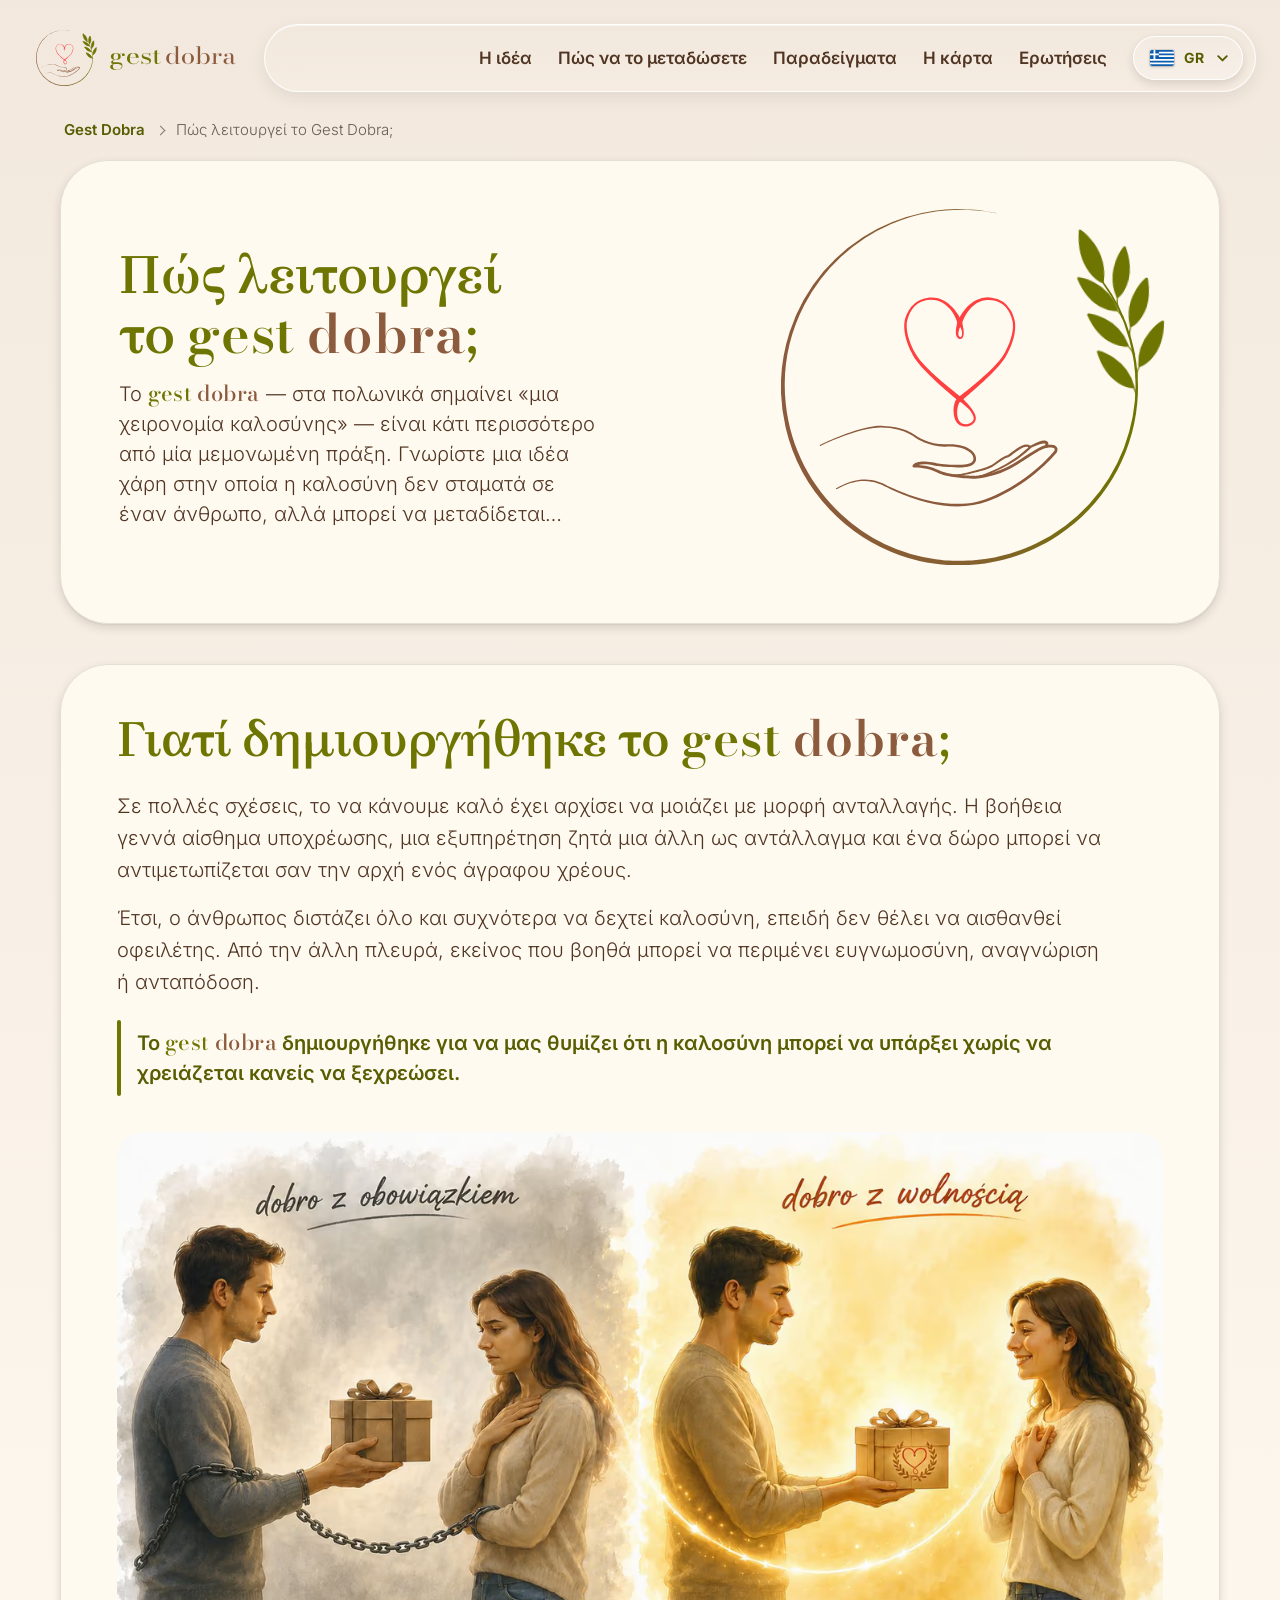
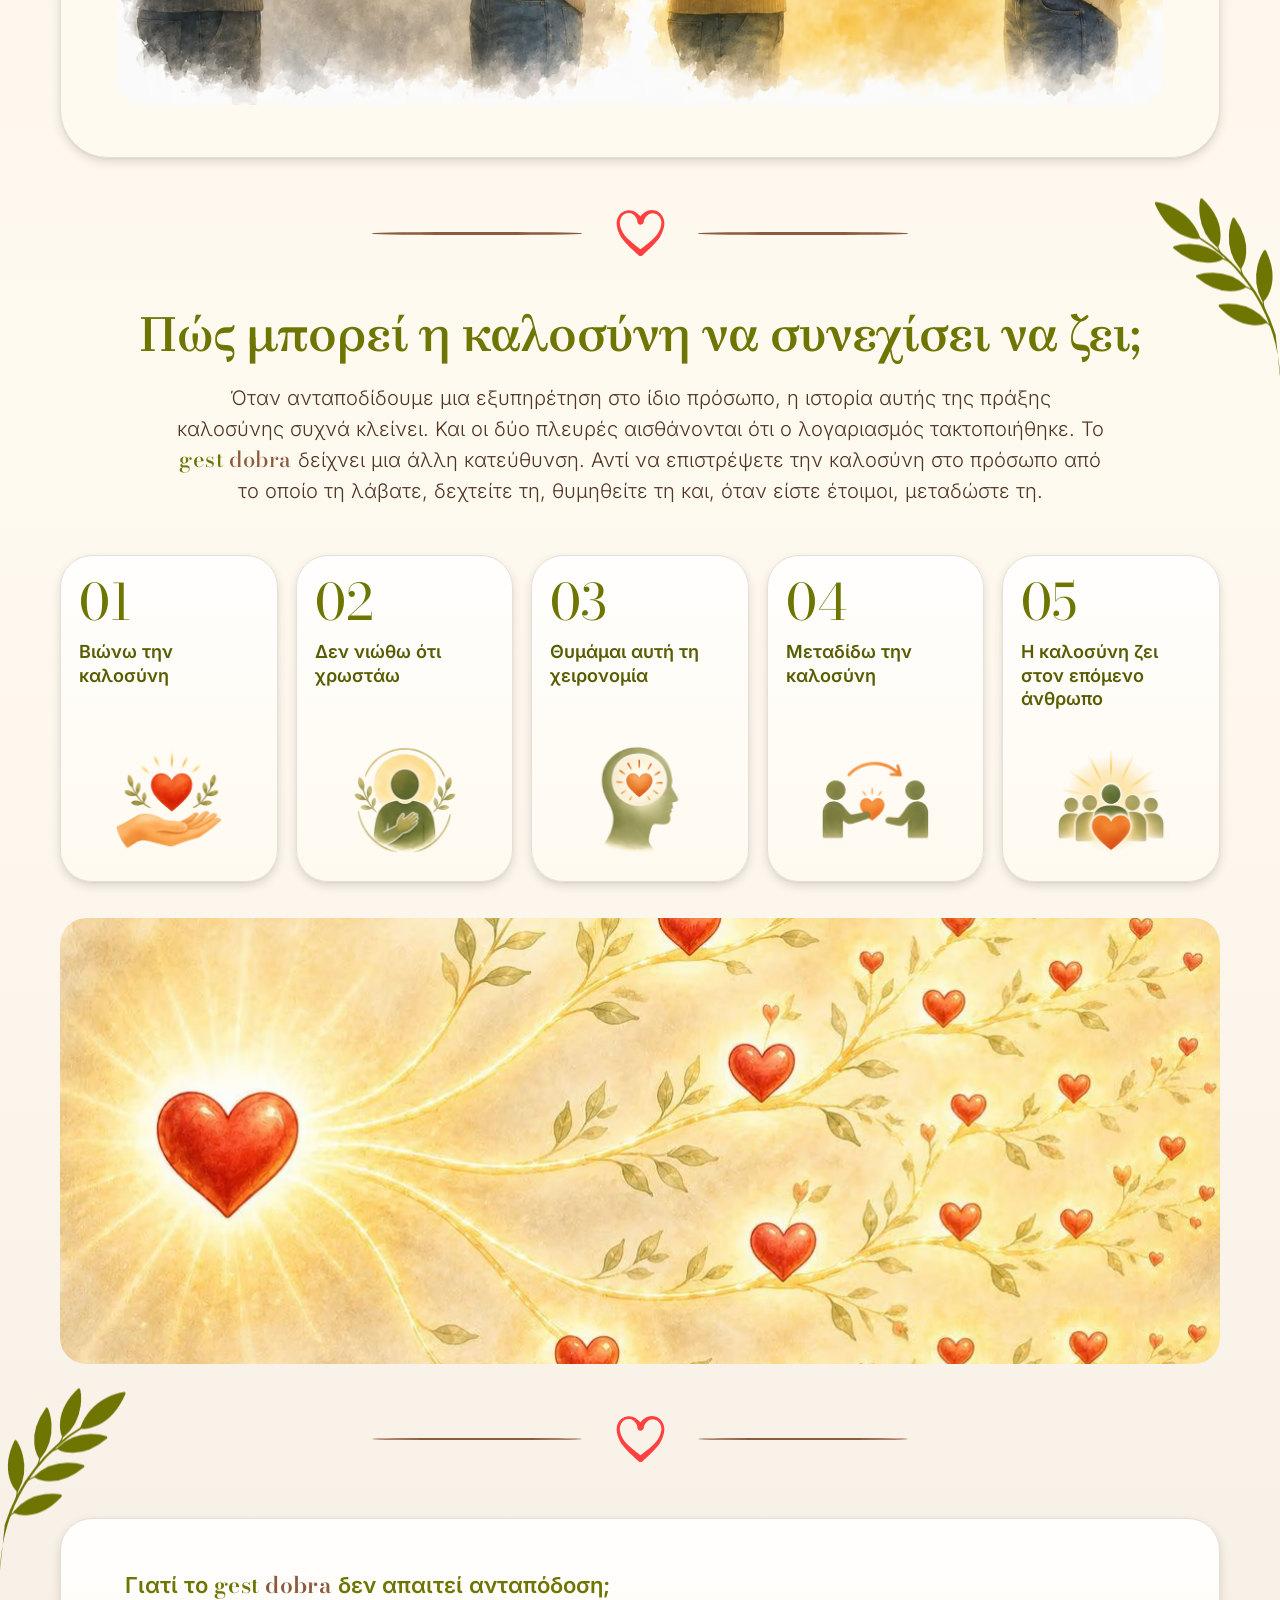
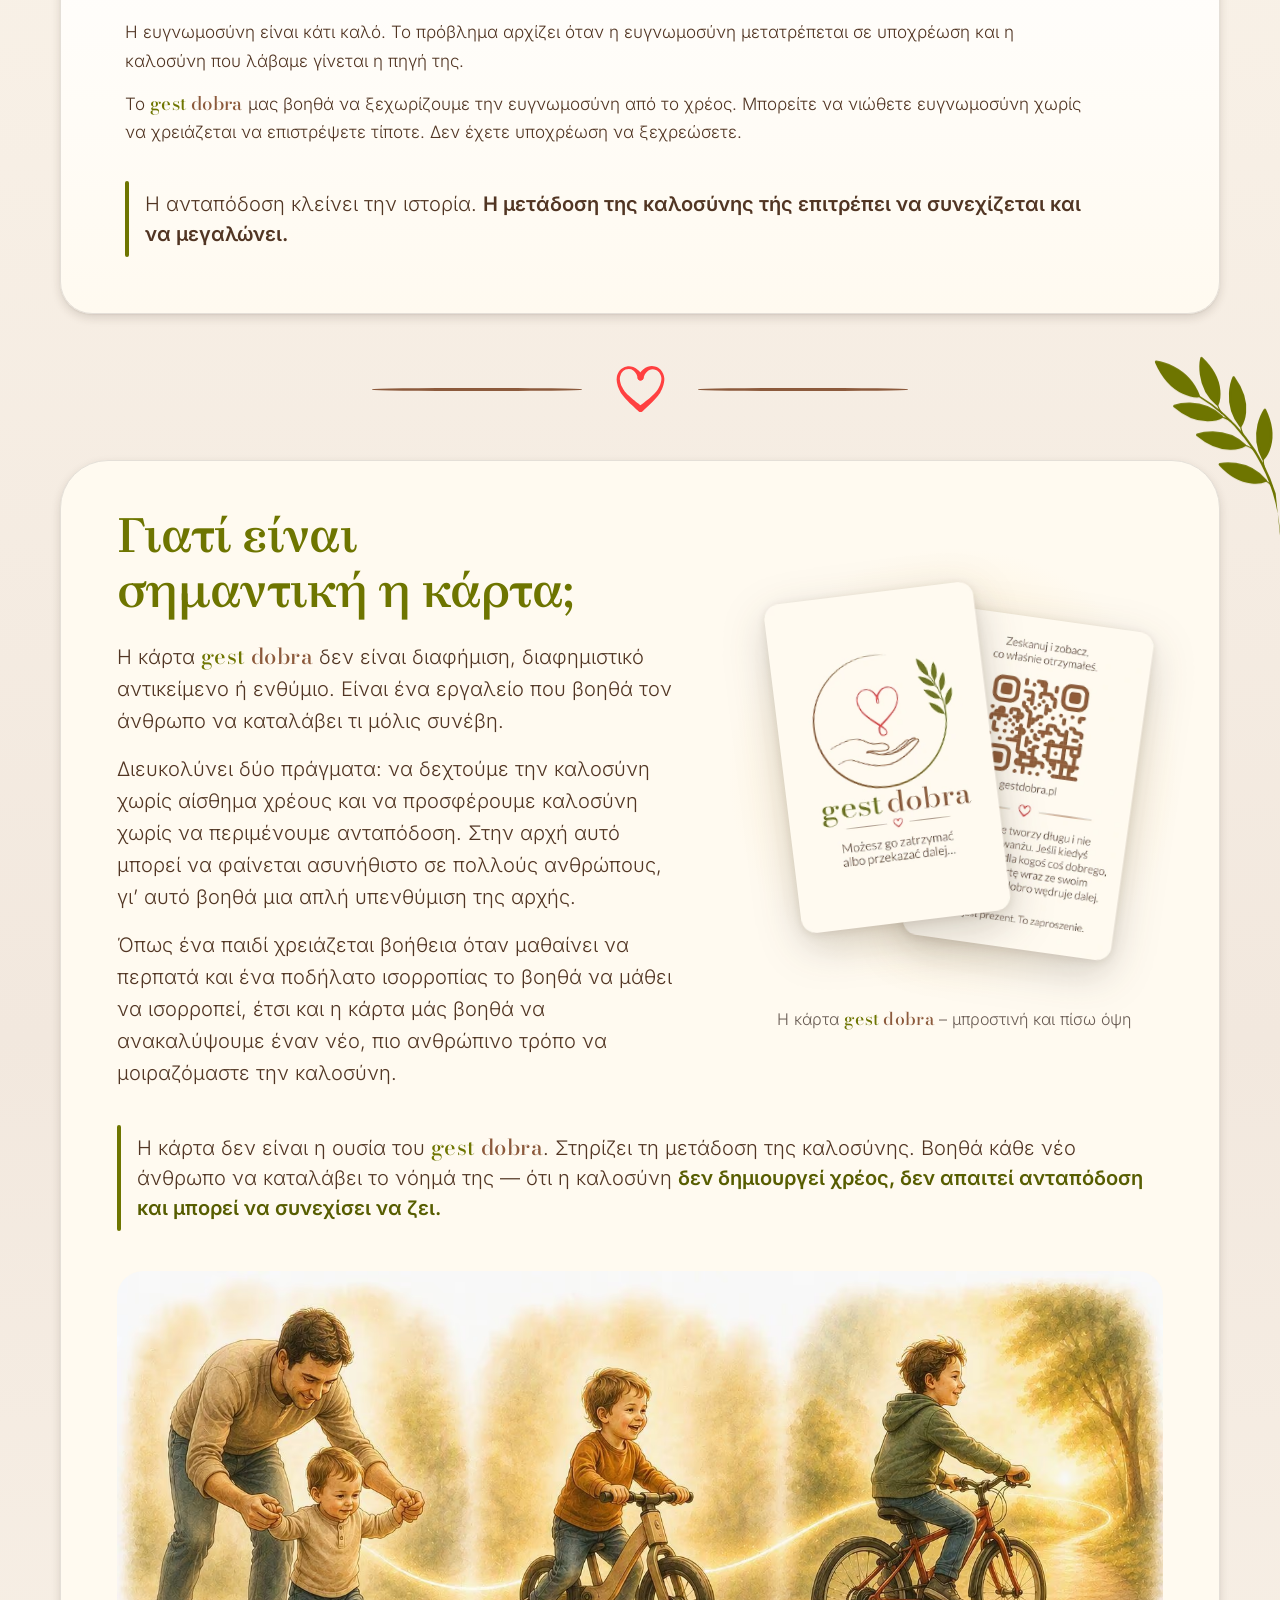
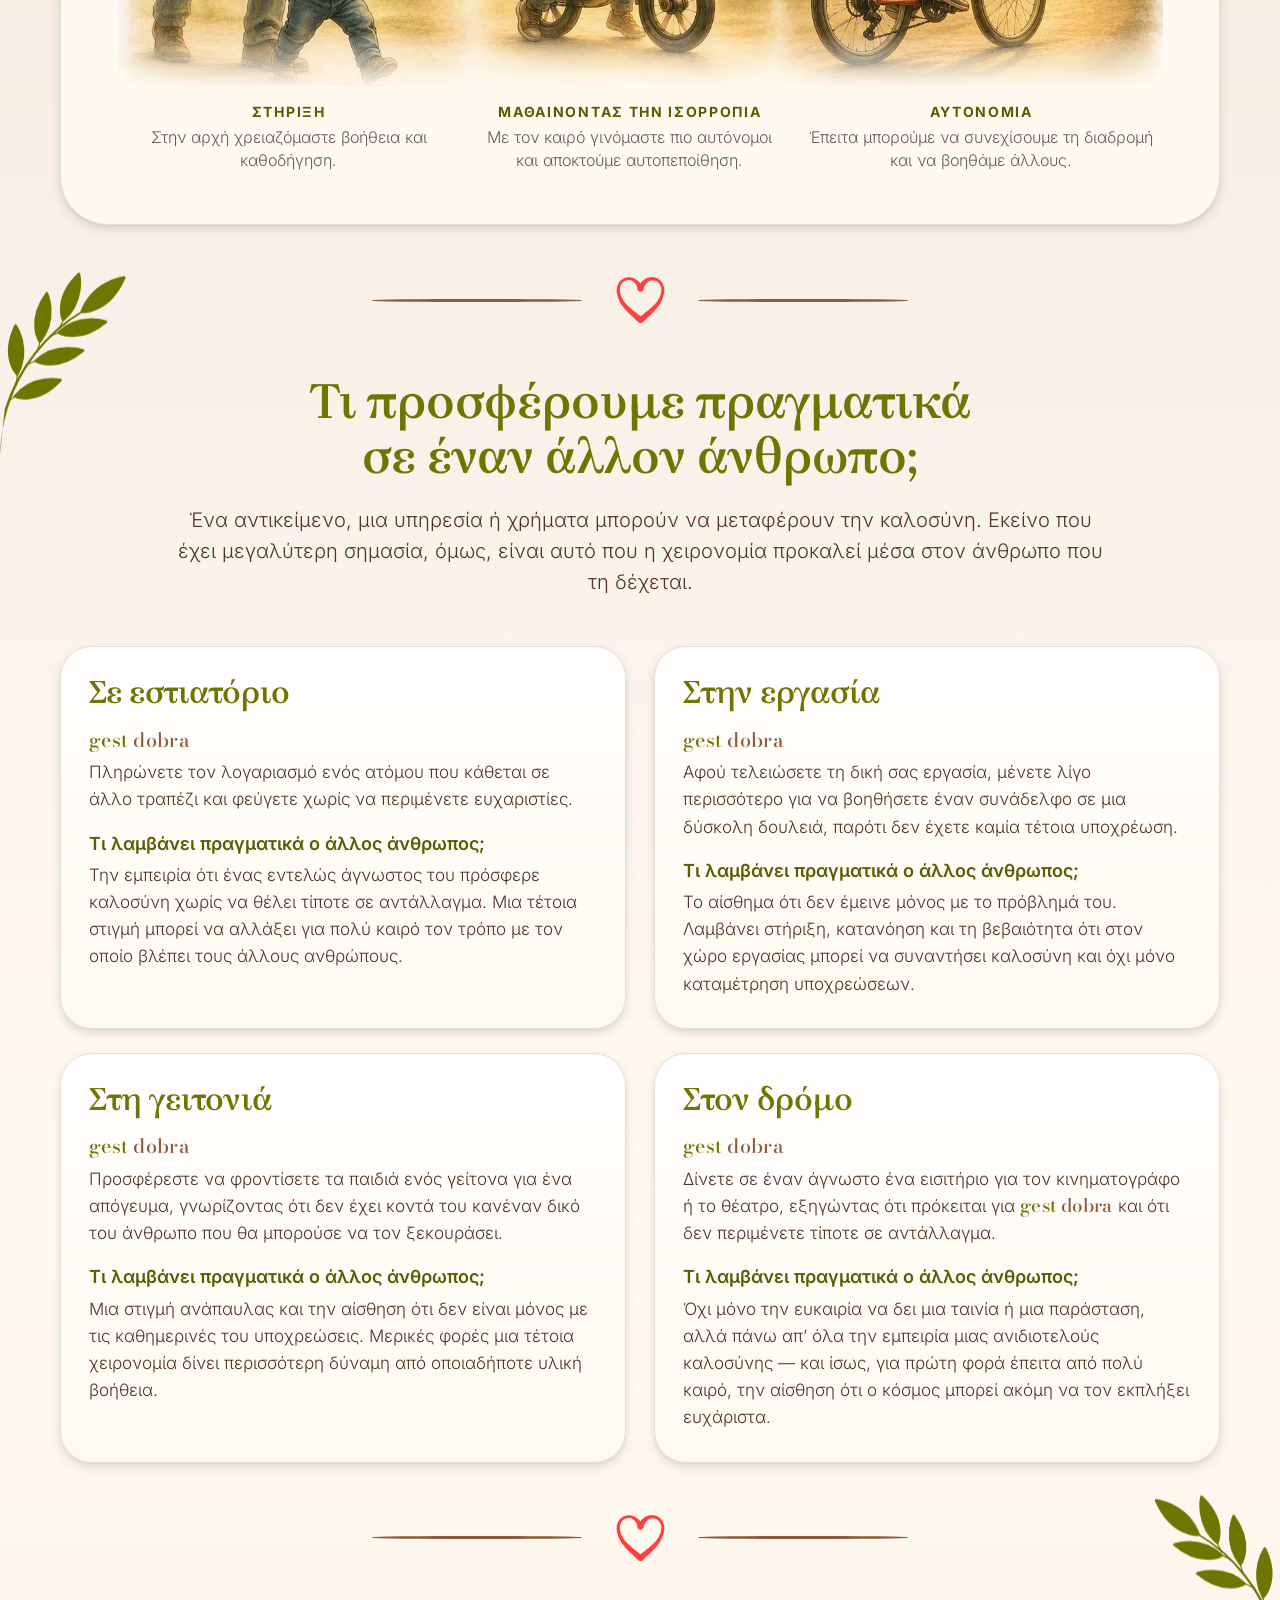
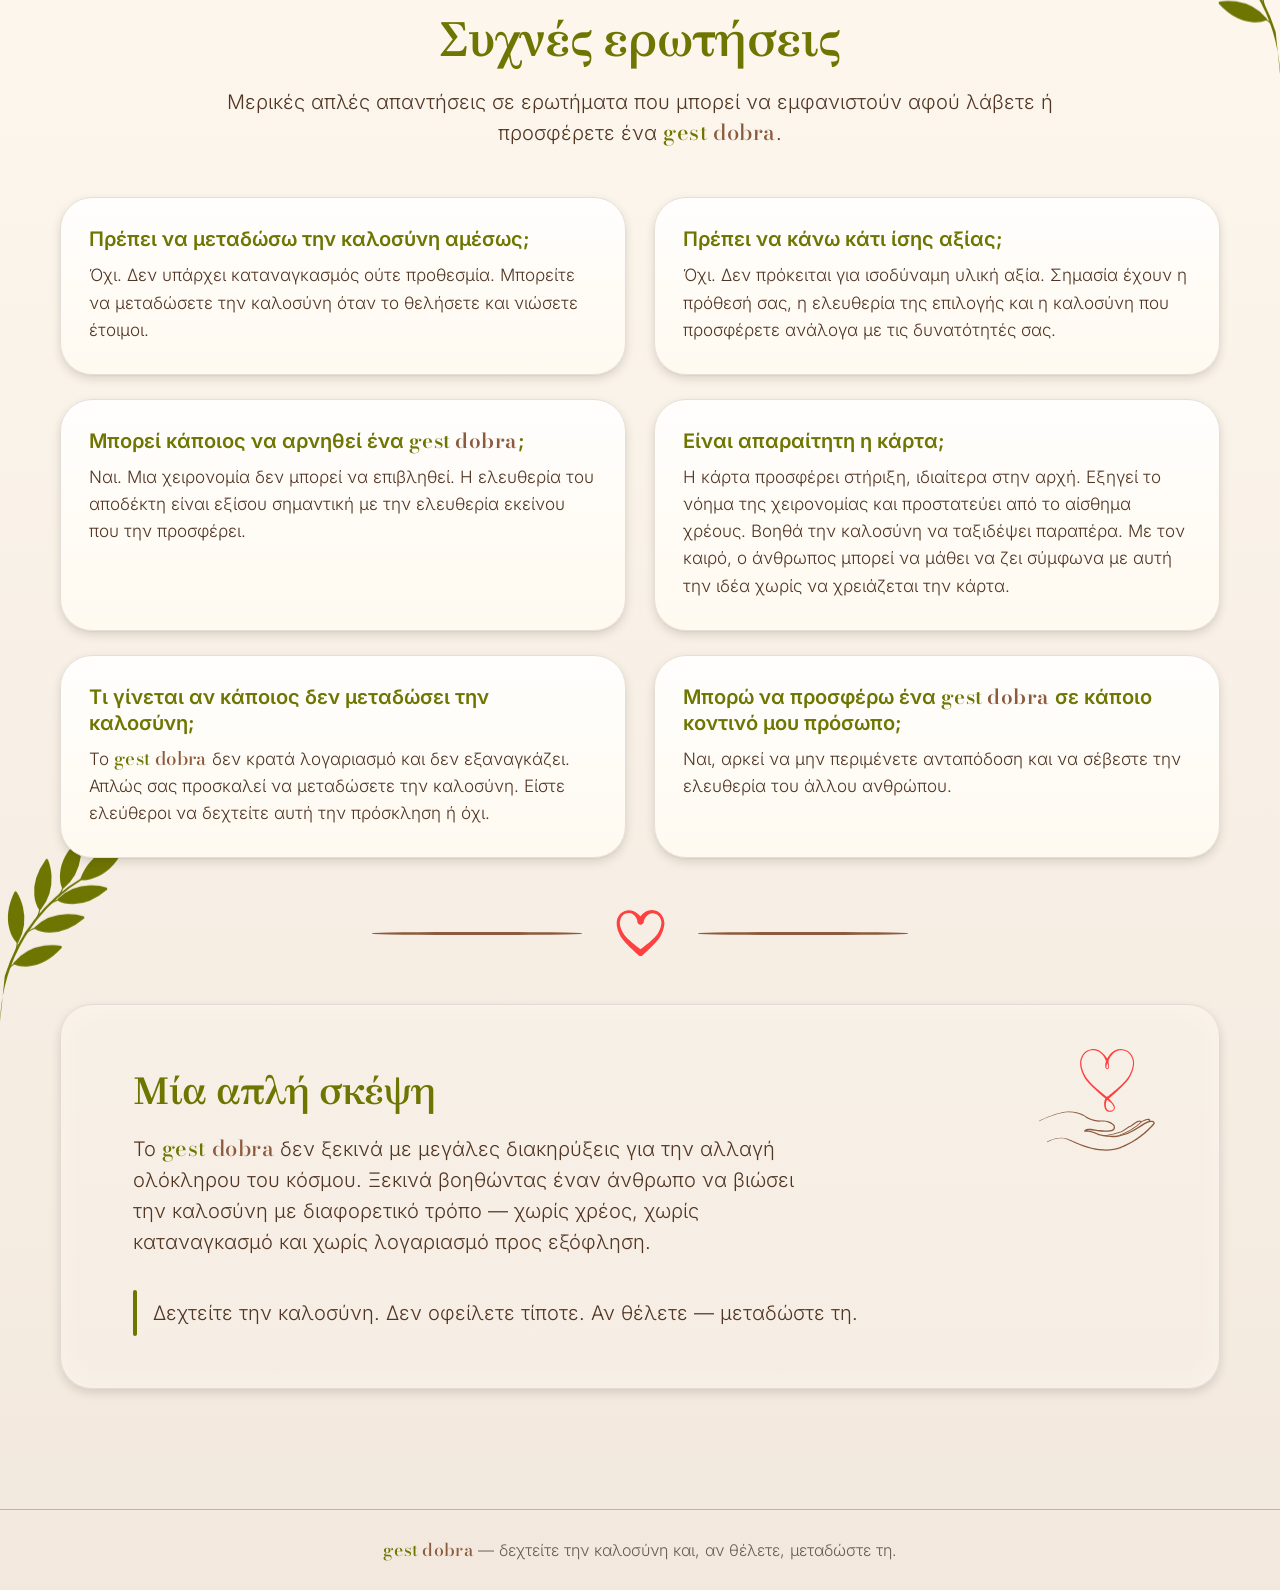
<file: el/pos-leitourgei.html>
<!doctype html>
<!-- Plik wygenerowany automatycznie (tools/build-i18n.mjs) z chce-zrozumiec-wiecej.html + i18n/el.json – nie edytuj ręcznie. -->
<html lang="el" class="no-js">
<head>
  <meta charset="utf-8">
  <meta name="viewport" content="width=device-width, initial-scale=1">
  <script>document.documentElement.className='js';setTimeout(function(){if(!window.__gdReady)document.documentElement.className='no-js'},4000);</script>

  <!-- i18n:head – generowane przez tools/build-i18n.mjs, nie edytuj ręcznie -->
  <title>Πώς λειτουργεί το Gest Dobra; Αρχές, κάρτα και συχνές ερωτήσεις</title>
  <meta name="description" content="Μάθετε πώς λειτουργεί το Gest Dobra, γιατί δεν δημιουργεί χρέος ούτε υποχρέωση ανταπόδοσης, σε τι χρησιμεύει η κάρτα και πώς μπορείτε να μεταδίδετε την καλοσύνη.">
  <meta name="robots" content="index, follow, max-image-preview:large, max-snippet:-1">
  <link rel="canonical" href="https://gestdobra.pl/el/pos-leitourgei.html">
  <link rel="alternate" hreflang="pl" href="https://gestdobra.pl/chce-zrozumiec-wiecej.html">
  <link rel="alternate" hreflang="en" href="https://gestdobra.pl/en/how-it-works.html">
  <link rel="alternate" hreflang="el" href="https://gestdobra.pl/el/pos-leitourgei.html">
  <link rel="alternate" hreflang="ru" href="https://gestdobra.pl/ru/kak-eto-rabotaet.html">
  <link rel="alternate" hreflang="x-default" href="https://gestdobra.pl/chce-zrozumiec-wiecej.html">
  <meta property="og:type" content="website">
  <meta property="og:locale" content="el_GR">
  <meta property="og:locale:alternate" content="pl_PL">
  <meta property="og:locale:alternate" content="en_GB">
  <meta property="og:locale:alternate" content="ru_RU">
  <meta property="og:site_name" content="Gest Dobra">
  <meta property="og:title" content="Πώς λειτουργεί το Gest Dobra; Αρχές, κάρτα και συχνές ερωτήσεις">
  <meta property="og:description" content="Γνωρίστε τις αρχές του Gest Dobra, τον ρόλο της κάρτας, την ελευθερία από κάθε υποχρέωση ανταπόδοσης και τις απαντήσεις στις συχνότερες ερωτήσεις.">
  <meta property="og:url" content="https://gestdobra.pl/el/pos-leitourgei.html">
  <meta property="og:image" content="https://gestdobra.pl/assets/img/og-image-el.jpg?v=3">
  <meta property="og:image:width" content="1200">
  <meta property="og:image:height" content="630">
  <meta property="og:image:alt" content="Λογότυπο Gest Dobra – μια καρδιά πάνω από ένα ανοιχτό χέρι και η φράση «Δεχτείτε την καλοσύνη»">
  <meta name="twitter:card" content="summary_large_image">
  <link rel="preload" href="../assets/fonts/inter-var-el.woff2" as="font" type="font/woff2" crossorigin>
  <link rel="preload" href="../assets/fonts/brygada-1918-var-el.woff2" as="font" type="font/woff2" crossorigin>
  <!-- /i18n:head -->
  <meta name="theme-color" content="#F2E8DE">
  <meta name="color-scheme" content="light">
  <meta name="format-detection" content="telephone=no">

  <!-- Ikony -->
  <link rel="icon" href="../favicon.ico" sizes="32x32">
  <link rel="icon" href="../icon.svg" type="image/svg+xml">
  <link rel="apple-touch-icon" href="../apple-touch-icon.png">
  <link rel="manifest" href="../site.webmanifest">

  <!-- Fonty hostowane lokalnie (RODO) -->
  <link rel="preload" href="../assets/fonts/brygada-1918-var-pl.woff2" as="font" type="font/woff2" crossorigin>

  <link rel="stylesheet" href="../css/style.css?v=1.9.5">
  <script src="../js/main.js?v=1.9.5" defer></script>

  <!-- i18n:jsonld – generowane, nie edytuj ręcznie -->
  <script type="application/ld+json">
  {
    "@context": "https://schema.org",
    "@graph": [
      {
        "@type": "Organization",
        "@id": "https://gestdobra.pl/#organization",
        "name": "Gest Dobra",
        "url": "https://gestdobra.pl/",
        "logo": {
          "@type": "ImageObject",
          "url": "https://gestdobra.pl/assets/img/icon-512.png",
          "width": 512,
          "height": 512
        },
        "slogan": "Przyjmij dobro i, jeśli chcesz, przekaż je dalej."
      },
      {
        "@type": "WebSite",
        "@id": "https://gestdobra.pl/#website",
        "url": "https://gestdobra.pl/",
        "name": "Gest Dobra",
        "inLanguage": [
          "pl-PL",
          "en-GB",
          "el-GR",
          "ru-RU"
        ],
        "publisher": {
          "@id": "https://gestdobra.pl/#organization"
        }
      },
      {
        "@type": "WebPage",
        "@id": "https://gestdobra.pl/el/pos-leitourgei.html#webpage",
        "url": "https://gestdobra.pl/el/pos-leitourgei.html",
        "name": "Πώς λειτουργεί το Gest Dobra; Αρχές, κάρτα και συχνές ερωτήσεις",
        "description": "Μάθετε πώς λειτουργεί το Gest Dobra, γιατί δεν δημιουργεί χρέος ούτε υποχρέωση ανταπόδοσης, σε τι χρησιμεύει η κάρτα και πώς μπορείτε να μεταδίδετε την καλοσύνη.",
        "inLanguage": "el-GR",
        "isPartOf": {
          "@id": "https://gestdobra.pl/#website"
        },
        "about": {
          "@id": "https://gestdobra.pl/#organization"
        },
        "primaryImageOfPage": {
          "@type": "ImageObject",
          "url": "https://gestdobra.pl/assets/img/og-image-el.jpg?v=3",
          "width": 1200,
          "height": 630
        },
        "breadcrumb": {
          "@id": "https://gestdobra.pl/el/pos-leitourgei.html#breadcrumb"
        }
      },
      {
        "@type": "BreadcrumbList",
        "@id": "https://gestdobra.pl/el/pos-leitourgei.html#breadcrumb",
        "itemListElement": [
          {
            "@type": "ListItem",
            "position": 1,
            "name": "Gest Dobra",
            "item": "https://gestdobra.pl/el/"
          },
          {
            "@type": "ListItem",
            "position": 2,
            "name": "Πώς λειτουργεί το Gest Dobra;",
            "item": "https://gestdobra.pl/el/pos-leitourgei.html"
          }
        ]
      },
      {
        "@type": "FAQPage",
        "@id": "https://gestdobra.pl/el/pos-leitourgei.html#faq",
        "inLanguage": "el-GR",
        "isPartOf": {
          "@id": "https://gestdobra.pl/el/pos-leitourgei.html#webpage"
        },
        "mainEntity": [
          {
            "@type": "Question",
            "name": "Πρέπει να μεταδώσω την καλοσύνη αμέσως;",
            "acceptedAnswer": {
              "@type": "Answer",
              "text": "Όχι. Δεν υπάρχει καταναγκασμός ούτε προθεσμία. Μπορείτε να μεταδώσετε την καλοσύνη όταν το θελήσετε και νιώσετε έτοιμοι."
            }
          },
          {
            "@type": "Question",
            "name": "Πρέπει να κάνω κάτι ίσης αξίας;",
            "acceptedAnswer": {
              "@type": "Answer",
              "text": "Όχι. Δεν πρόκειται για ισοδύναμη υλική αξία. Σημασία έχουν η πρόθεσή σας, η ελευθερία της επιλογής και η καλοσύνη που προσφέρετε ανάλογα με τις δυνατότητές σας."
            }
          },
          {
            "@type": "Question",
            "name": "Μπορεί κάποιος να αρνηθεί ένα Gest Dobra;",
            "acceptedAnswer": {
              "@type": "Answer",
              "text": "Ναι. Μια χειρονομία δεν μπορεί να επιβληθεί. Η ελευθερία του αποδέκτη είναι εξίσου σημαντική με την ελευθερία εκείνου που την προσφέρει."
            }
          },
          {
            "@type": "Question",
            "name": "Είναι απαραίτητη η κάρτα;",
            "acceptedAnswer": {
              "@type": "Answer",
              "text": "Η κάρτα προσφέρει στήριξη, ιδιαίτερα στην αρχή. Εξηγεί το νόημα της χειρονομίας και προστατεύει από το αίσθημα χρέους. Βοηθά την καλοσύνη να ταξιδέψει παραπέρα. Με τον καιρό, ο άνθρωπος μπορεί να μάθει να ζει σύμφωνα με αυτή την ιδέα χωρίς να χρειάζεται την κάρτα."
            }
          },
          {
            "@type": "Question",
            "name": "Τι γίνεται αν κάποιος δεν μεταδώσει την καλοσύνη;",
            "acceptedAnswer": {
              "@type": "Answer",
              "text": "Το Gest Dobra δεν κρατά λογαριασμό και δεν εξαναγκάζει. Απλώς σας προσκαλεί να μεταδώσετε την καλοσύνη. Είστε ελεύθεροι να δεχτείτε αυτή την πρόσκληση ή όχι."
            }
          },
          {
            "@type": "Question",
            "name": "Μπορώ να προσφέρω ένα Gest Dobra σε κάποιο κοντινό μου πρόσωπο;",
            "acceptedAnswer": {
              "@type": "Answer",
              "text": "Ναι, αρκεί να μην περιμένετε ανταπόδοση και να σέβεστε την ελευθερία του άλλου ανθρώπου."
            }
          }
        ]
      }
    ]
  }
  </script>
  <!-- /i18n:jsonld -->
</head>
<body>
  <!-- wspólne kształty SVG (ikona serce + dłoń, serce separatora) -->
  <svg class="svg-sprite" aria-hidden="true" focusable="false">
    <defs>
      <g id="gd-hand"><path fill="#8C5A3C" fill-rule="evenodd" d="M60.77 85.63c.8.1 12.74 1.64 16.72-.05.66-.28 2.15-1.04 1.72-3-.04-.16-.2-.93-.98-1.87-.77-.93-2.65-2.3-5.61-3.1-3.42-.9-6.6-.62-7.49-.6-8.74.27-15.56-4.42-16.32-4.96-.2-.14-.31-.26-.83-.61-3.1-2.1-7-3.06-7.28-3.13a36 36 0 0 0-9.3-1.14c-11.01 0-28.55 8.26-31 9.46-.1.05-.11.05-.22.02l-.16-.14Q0 76.4.01 76.3c.04-.14.06-.13.2-.19.75-.38 9.9-4.91 19.3-7.69 7.55-2.23 11.35-2.16 13.08-2.13 10.95.19 16.36 4.51 16.76 4.84 1.34.94 8 5.13 16.16 4.65 1.21-.07 4.98-.31 8.79 1.02 3.21 1.13 4.65 2.74 4.76 2.86a6 6 0 0 1 1.41 2.51c.46 1.78-.03 4.15-3.65 5.06-.81.2-3.95.94-12.55.2a97 97 0 0 1-3.76-.41c-.09-.02-.08-.04-1.02-.23-3.06-.65-6.48-.97-8.59-.39 2.55.17 6.74.76 10.39 2.68.63.33 3.53 1.97 12.96 2.72 3.31.26 5.87.29 5.94.29s10.46-.49 20.9-7.05c3.74-2.36 8.23-5.36 10.85-6.85 2.63-1.5 4.75-2.34 7.5-2.14.63.04 2.66.2 3.12 1.77.28.93-.18 1.86-.42 2.26-.04.07-.03.07-.45.57-1.95 2.31-12.45 14.15-29.2 22.04-.46.22-3.03 1.43-5.86 2.48-12.7 4.74-29.3 3.27-48.62-5.55-3.99-1.82-5.56-2.78-8.24-3.7-4.3-1.46-10.47-2.26-19.58 2.25-.55.27-1.31.69-1.43.75-.1.05-.1.05-.21.02l-.17-.13c0-.07-.04-.14-.02-.21q.04-.1.13-.17s1.53-.84 3.06-1.55c11.07-5.14 17.96-2.33 22.83-.04 5.63 2.64 26.86 12.86 46.3 8.65a42 42 0 0 0 7.85-2.55c18.75-7.84 30.52-21.33 32.36-23.59.09-.14.55-.93.16-1.34-.56-.59-2.47-.63-3.7-.44-3.22.5-6.56 3.05-15.36 8.63a50 50 0 0 1-16.98 6.71 34 34 0 0 1-4.84.65c-.6-.01-6.63-.1-12.17-1.03-5.27-.87-7.02-1.98-7.7-2.32-4.98-2.5-10.98-2.44-11.6-2.43h-.23c-.06-.01-.4-.06-.56-.42-.02-.05-.14-.3 0-.6.03-.06.41-.76 1.42-1.29.6-.31 2.74-1.37 8.63-.41.33.05 1.56.26 2.81.57" clip-rule="evenodd"/><path fill="#8C5A3C" fill-rule="evenodd" d="M107.67 77.3c-.79-.4-2.1-.41-4.63 1.16-2.46 1.53-4.5 3.48-5.76 3.96-.47.18-.91.25-1.79.74-1.43.8-4 2.7-6.19 4.07-.75.47-3.3 1.97-12.2 3.83-2.05.43-4.62.9-5.29.99-1.18.15-2.44.17-2.44.17-.1-.04-.22-.04-.3-.12l-.12-.29q.03-.16.11-.3c.14-.14.16-.12.36-.12.47-.02 1.7-.08 2.69-.26 1.49-.27 3.36-.66 3.65-.72 8.49-1.8 11.38-3.23 11.97-3.51.61-.3.9-.47 2.06-1.25 2.84-1.9 4.63-3.34 6.13-3.94.88-.36.92-.26 1.54-.66 2.52-1.62 7.83-6.93 11.15-4.55.2.14.38.3.42.37a.6.6 0 0 1 .03.67c-.03.05-.06.1-.5.53a52 52 0 0 1-8.4 6.57c-8.13 5.23-15.49 7.4-17.58 8.07-.14.04-.15.04-.28-.03l-.18-.21c.01-.1-.02-.2.03-.28q.08-.1.2-.17c.01 0 1.14-.35 3.3-1.16 12.15-4.6 19.67-11.2 22.02-13.56" clip-rule="evenodd"/><path fill="#8C5A3C" fill-rule="evenodd" d="M116.77 77.4a.8.8 0 0 1-.55-.7c-.03-.24.01-.24.09-.48.01-.05.15-.5.08-.7-.04-.11-.7-.48-3.24.32a32 32 0 0 0-4.67 1.94c-.11.05-.11.06-.23.07a.54.54 0 0 1-.6-.48.6.6 0 0 1 .13-.4c.09-.1.1-.1.23-.17.17-.09 1.15-.61 2.12-1.07 1.8-.86 4.8-2.18 6.46-1.77.17.05 1.9.43 1.24 2.8l-.04.13-.16.28a.8.8 0 0 1-.55.27c-.16.02-.16.02-.31-.03" clip-rule="evenodd"/></g>
      <g id="gd-heart"><path fill="#FF4040" fill-rule="evenodd" d="M73.37 12.29c.1.49.08.52.25 1.3.17.83.16.87.3 1.59l.18 1.04c.04.22.16 1.02.2 1.65a5 5 0 0 1-.43 2.6c-.69 1.47-1.98 1.33-3 .07-.24-.3-.5-.7-.62-1.66-.25-1.94.37-4.52.73-5.87 0-.05.16-.61.17-.65l.1-.18c.03-.06.27-.44.79-.55.07-.01.52-.1.94.2q.15.11.15.14c.13.15.1.17.24.32m-.92 2.88c-.43.99-.86 2.23-.93 3.39-.05.9.15 1.17.18 1.22.26.45.7.88.98.75s.5-.68.53-.75c.35-.88.17-1.9.03-2.55a9 9 0 0 0-.37-1.14l-.3-.7z" clip-rule="evenodd"/><path fill="#FF4040" fill-rule="evenodd" d="M71.28 53.13c-.05-.05-.3-.4-.24-.9q.02-.23.14-.43c.16-.28.18-.27.43-.45 3.35-2.5 18.77-14.4 23.22-21.8 4.86-8.1 5.09-14.42 4.72-16.65-.14-.83-.74-3.92-2.69-6.64-2-2.8-4.34-3.87-5.88-4.36-.46-.14-1.96-.6-4.12-.6-1.57.02-4.9.32-8.23 3.5A21 21 0 0 0 74 11.68c-.35.82-.56 1.44-.61 1.62a1.21 1.21 0 0 1-2.36-.3c-.02-.3-.01-.31.1-.58.23-.56.98-2.23 2.3-4.19.76-1.13 3.27-4.89 7.42-6.9A13.4 13.4 0 0 1 88.7.15a12.9 12.9 0 0 1 9.61 6.26c.11.18 1.62 2.5 2.3 5.87.07.33.47 2 .06 5.16-.6 4.67-2.53 9.33-4.7 13.04-3.43 5.88-13.32 14.72-19.2 19.72-.3.26-2.21 1.88-3.79 3.15-.38.31-.82.25-.9.25-.5-.07-.76-.4-.8-.47" clip-rule="evenodd"/><path fill="#FF4040" fill-rule="evenodd" d="M73.2 53.13c-.05.06-.3.4-.8.46q-.24.03-.47-.03c-.31-.08-.3-.1-.55-.3-1.04-.84-10.78-8.7-17.5-15.89-4.17-4.46-5.35-6.69-5.94-7.75-4.31-7.84-4.7-14.18-4.21-16.92.61-3.47 3.26-11.22 11.7-12.43 2.91-.42 5.98-.16 9.19 1.74a20 20 0 0 1 4.96 4.4 28 28 0 0 1 3.8 6.1q.06.24.07.48a1.2 1.2 0 0 1-1.28 1.14 1.2 1.2 0 0 1-.83-.4c-.24-.27-.2-.3-.31-.64a20 20 0 0 0-.95-2.46c-1.32-2.8-2.72-4.4-2.98-4.71a15 15 0 0 0-4-3.33 12 12 0 0 0-3.01-1.12c-.44-.1-2.02-.45-4.39-.13-2.52.35-4.2 1.38-4.38 1.49-.9.52-3.85 2.34-5.57 7.13 0 .02-.72 1.96-.85 3.63-.18 2.39.23 8.36 4.86 16.01 4.18 6.92 18.41 18.2 23.1 21.74.26.2.28.18.44.45.03.07.24.43.11.91-.06.24-.06.24-.21.43" clip-rule="evenodd"/><path fill="#FF4040" fill-rule="evenodd" d="M72.97 51.42c.19.17.37.33 1.74 1.72.12.13 1 1.01 2.24 2.45.12.13 1.07 1.23 1.8 2.31.58.85 1.37 2.13 1.66 3.45a3.74 3.74 0 0 1-1.73 4.2 8 8 0 0 1-1.89.87c-.38.13-4.27 1.15-6.43-2.38-.9-1.47-1.27-3.46-1.33-5.47a14 14 0 0 1 .57-4.2 5.6 5.6 0 0 1 1.95-2.98c.14-.1.31-.15.34-.16.05-.02.28-.08.56-.03l.19.04c.17.08.15.1.33.18m-.62 2.47c-.78.92-1.27 2.65-1.44 4.32-.06.61-.08 1.87.1 3 .44 2.7 1.78 3.61 2.87 3.96 1.01.33 2 .21 2.5.1.8-.24 2.98-.92 3.02-2.8.01-.75-.24-1.73-1.2-3.14-.3-.45-.9-1.21-1.62-1.96a23 23 0 0 0-2.24-2.02c-1-.8-1.67-1.25-2-1.46" clip-rule="evenodd"/></g>
      <g id="gd-dheart"><path fill="#FF4040" fill-rule="evenodd" d="M331.53 55.54a3.8 3.8 0 0 1-.3-4.14c.51-.9.58-.86 1.43-1.44 6.08-4.22 19.01-13.87 23.05-20.38.05-.07 4.54-6.85 4.7-13.69.01-.56.06-1.66-.65-3.88-.67-2.04-2.66-6.85-8.3-7.8a10 10 0 0 0-5.86.62c-1.54.68-3.73 2.06-5.8 5.8a17 17 0 0 0-1.76 4.81l-.77 1.28a3.7 3.7 0 0 1-2.56 1.2c-.24.01-1.58.08-2.75-.98a3.7 3.7 0 0 1-1.2-2.57c-.06-1.04-.02-1.06.47-1.99.76-1.45 3.16-5.3 6.42-8.1 6.16-5.3 11.93-4.47 14.83-3.76 6.15 1.5 8.76 6.46 9.13 7.1.23.39 2.28 3.88 2.44 7.89.27 6.26-2.71 13.41-5 17.28-.94 1.59-4.32 7.16-19.41 20.89a173 173 0 0 1-2.84 2.54c-.45.22-.86.52-1.34.65-1.47.4-2.6-.25-2.8-.36-.1-.06-.68-.38-1.13-.97" clip-rule="evenodd"/><path fill="#FF4040" fill-rule="evenodd" d="M336.82 50.27c.1.1.63.56.95 1.13.12.2.76 1.33.37 2.8-.2.73-.2.74-.66 1.34a3.8 3.8 0 0 1-3.93 1.33c-1.03-.27-1-.36-1.8-1.05-.74-.64-9.33-8.06-15.65-14.91-5.29-5.73-6.75-8.54-8.06-11.39-2.86-6.18-3.85-12.3-2.97-16.25 1.19-5.36 4.88-11.6 12.45-12.74 3.11-.46 8.34-.7 14.19 4.62a38 38 0 0 1 2.56 2.61 42 42 0 0 1 3.78 5.14c.07.5.23.98.2 1.47a3.7 3.7 0 0 1-1.2 2.56 3.8 3.8 0 0 1-2.75 1c-.22-.02-1.53-.08-2.56-1.22-.53-.58-.8-.5-.77-1.29.01-.22-.16-1.45-.45-2.38-1.29-4.06-3.23-6.19-5.05-7.51a9.4 9.4 0 0 0-5.58-1.78c-6.3.1-8.9 4.3-10.03 7-.36.86-1 2.74-1.07 4.32-.05 1.08-.04 5.36 2.96 11.34 1.89 3.77 3.49 5.5 4.03 6.13 6.66 7.64 20.9 17.67 21.04 17.73m0 0q-.04-.02-.02 0z" clip-rule="evenodd"/></g>
    </defs>
  </svg>
  <a class="skip-link" href="#main">Μετάβαση στο περιεχόμενο</a>

  <header class="site-header" data-header>
    <div class="site-header__inner">
      <a class="logo" href="./" aria-label="Gest Dobra – επιστροφή στην αρχή της σελίδας">
        <img class="logo__img" src="../assets/img/logo.svg" width="229" height="65" alt="Gest Dobra" fetchpriority="high">
      </a>

      <div class="nav-pill">
        <nav class="nav" id="site-nav" aria-label="Κύρια πλοήγηση" data-nav>
          <ul class="nav__list" role="list">
            <li><a class="nav__link" href="./#o-idei">Η ιδέα</a></li>
            <li><a class="nav__link" href="./#jak-przekazac">Πώς να το μεταδώσετε</a></li>
            <li><a class="nav__link" href="./#przyklady">Παραδείγματα</a></li>
            <li><a class="nav__link" href="#dlaczego-karta-jest-wazna">Η κάρτα</a></li>
            <li><a class="nav__link" href="#faq">Ερωτήσεις</a></li>
          </ul>
        </nav>

        <!-- i18n:lang -->
        <div class="lang" data-lang>
          <button class="lang__toggle" type="button" aria-expanded="false" aria-controls="lang-menu" data-lang-toggle>
            <img class="flag" src="../assets/img/flags/gr.svg" width="24" height="16" alt="">
            <span class="lang__code" aria-hidden="true">GR</span>
            <span class="visually-hidden">Γλώσσα σελίδας: Ελληνικά. Αλλαγή γλώσσας</span>
            <svg class="lang__chevron" width="12" height="8" viewBox="0 0 14 9" aria-hidden="true" focusable="false"><path d="M1.5 1.5 7 7l5.5-5.5" fill="none" stroke="currentColor" stroke-width="2.4" stroke-linecap="round" stroke-linejoin="round"/></svg>
          </button>
          <ul class="lang__menu" id="lang-menu" role="list" hidden>
              <li><a class="lang__option" href="../chce-zrozumiec-wiecej.html" hreflang="pl" lang="pl"><img class="flag" src="../assets/img/flags/pl.svg" width="24" height="16" alt="" loading="lazy" decoding="async"><span class="lang__code">PL</span><span class="visually-hidden"> – Polski</span></a></li>
              <li><a class="lang__option" href="../en/how-it-works.html" hreflang="en" lang="en-GB"><img class="flag" src="../assets/img/flags/uk.svg" width="24" height="16" alt="" loading="lazy" decoding="async"><span class="lang__code">GB</span><span class="visually-hidden"> – English</span></a></li>
              <li><a class="lang__option is-active" href="./pos-leitourgei.html" hreflang="el" lang="el" aria-current="page"><img class="flag" src="../assets/img/flags/gr.svg" width="24" height="16" alt="" loading="lazy" decoding="async"><span class="lang__code">GR</span><span class="visually-hidden"> – Ελληνικά</span><span class="lang__check" aria-hidden="true">✓</span></a></li>
              <li><a class="lang__option" href="../ru/kak-eto-rabotaet.html" hreflang="ru" lang="ru"><img class="flag" src="../assets/img/flags/ru.svg" width="24" height="16" alt="" loading="lazy" decoding="async"><span class="lang__code">RU</span><span class="visually-hidden"> – Русский</span></a></li>
          </ul>
        </div>
        <!-- /i18n:lang -->

        <button class="burger" type="button" aria-expanded="false" aria-controls="site-nav" data-label-open="Άνοιγμα μενού" data-label-close="Κλείσιμο μενού" data-burger>
          <span class="burger__box" aria-hidden="true"><span></span><span></span><span></span></span>
          <span class="visually-hidden" data-burger-label>Άνοιγμα μενού</span>
        </button>
      </div>
    </div>
  </header>

  <main id="main" tabindex="-1">

    <!-- HERO -->
    <section class="hero hero--sub" aria-labelledby="hero-title">
      <div class="container">
        <nav class="crumbs anim-load" aria-label="Διαδρομή πλοήγησης">
          <ol role="list">
            <li><a href="./">Gest Dobra</a></li>
            <li aria-current="page">Πώς λειτουργεί το Gest Dobra;</li>
          </ol>
        </nav>
        <div class="hero__card hero__card--sub">
          <div class="hero__top">
            <div class="hero__text">
              <h1 class="hero__title hero__title--sub anim-load" id="hero-title" data-delay=".15">Πώς λειτουργεί το <span class="brand-name"><span class="brand-name__g">Gest</span> <span class="brand-name__d">Dobra</span></span>;</h1>
              <p class="hero__lead anim-load" data-delay=".3">Το <span class="brand-name"><span class="brand-name__g">Gest</span> <span class="brand-name__d">Dobra</span></span> — στα πολωνικά σημαίνει «μια χειρονομία καλοσύνης» — είναι κάτι περισσότερο από μία μεμονωμένη πράξη. Γνωρίστε μια ιδέα χάρη στην οποία η καλοσύνη δεν σταματά σε έναν άνθρωπο, αλλά μπορεί να μεταδίδεται…</p>
            </div>

            <div class="hero__art art art--hero" role="img" aria-label="Το λογότυπο του Gest Dobra: μια καρδιά μέσα σε χέρια, περιτριγυρισμένη από φως και πράσινα κλαδιά">
              <svg class="art__layer art__ring" viewBox="0 0 466 437" aria-hidden="true" focusable="false"><defs><linearGradient id="gd-ring" x1="2.33" x2="436.17" y1="217.32" y2="217.32" gradientUnits="userSpaceOnUse"><stop stop-color="#8C5A3C"/><stop offset=".53" stop-color="#85602F"/><stop offset="1" stop-color="#6E7500"/></linearGradient></defs><path fill="url(#gd-ring)" fill-rule="evenodd" d="M263.93 4.92c-.03.12.08.21-.04.19-16.1-3.24-68.91-12.51-128.67 13.22A217 217 0 0 0 28.59 117.7 215 215 0 0 0 5.86 239.24c5.73 54.36 31.65 101.47 67.85 134.97a214 214 0 0 0 115.95 55.19c19.38 2.71 68.7 7.15 123.1-19.1A216 216 0 0 0 420.5 293.06a216 216 0 0 0 6.38-133.77 215 215 0 0 0-34.26-70.6c-.24-.32-.25-.34-.19-.75l.4-.66c.25-.06.5-.22.75-.18.25.03.46.22.66.39a217.5 217.5 0 0 1 42.66 150.45c-6.02 67-42.39 125.85-96.16 161.97-45.88 30.83-99.82 42-151.18 35.15a218 218 0 0 1-43-10.27 219.5 219.5 0 0 1-86.83-56.34 218 218 0 0 1-54-100.27 219.6 219.6 0 0 1 4.94-117.53A219 219 0 0 1 118.3 24.12a216 216 0 0 1 69.87-22.1 219 219 0 0 1 75.76 2.9" clip-rule="evenodd"/></svg>
              <svg class="art__layer art__branch" viewBox="0 0 466 437" aria-hidden="true" focusable="false"><g class="leaf lf1"><path fill="#6E7500" fill-rule="evenodd" stroke="#6E7500" stroke-linecap="round" stroke-linejoin="round" stroke-miterlimit="1.5" stroke-width="3.34" d="M394.22 89.15s-31.81-10.22-32.79-59.6c0 0 34.19 19.1 32.79 59.6" clip-rule="evenodd"/></g><g class="leaf lf2"><path fill="#6E7500" fill-rule="evenodd" d="M413.95 119.2c.04.14.1.28.1.43 0 .06.02.46-.28.8a1.14 1.14 0 0 1-1.6.1 1 1 0 0 1-.33-.52c-.4-1.13-.8-3.65-.81-7.72 0-2.3.02-2.3.03-4.59 0-3.45.11-6.07.13-6.6.01-.13.03-.98.05-1.03.05-.14.06-.3.14-.43a1.13 1.13 0 0 1 1.54-.43 1.15 1.15 0 0 1 .56 1.22c-.09.51-.73 3.53-1 7.32-.35 5.11.68 9.93 1.46 11.43z" clip-rule="evenodd"/><path fill="#6E7500" fill-rule="evenodd" stroke="#6E7500" stroke-linecap="round" stroke-linejoin="round" stroke-miterlimit="1.5" stroke-width="3.33" d="M411.85 107.54s21.7-20.38 3.63-60.5c0 0-20.22 28.42-3.63 60.5" clip-rule="evenodd"/></g><g class="leaf lf3"><path fill="#6E7500" fill-rule="evenodd" d="M418.15 133.7c-.26-.7-1.78-3.68-5.97-7.53a46 46 0 0 0-5.15-3.93c-1.9-1.28-2.44-1.55-2.49-1.6q-.17-.15-.3-.33a1.13 1.13 0 0 1 1.22-1.7c.27.06.46.22.5.25l1.48 1.25c2.44 2.1 4.88 4.35 6.67 5.95 4.31 3.85 5.53 5.79 5.65 5.97.36.53.49.82.5.83q.05.21.07.44a1.13 1.13 0 0 1-1.15 1.11c-.46 0-.73-.28-.78-.33l-.25-.36z" clip-rule="evenodd"/><path fill="#6E7500" fill-rule="evenodd" stroke="#6E7500" stroke-linecap="round" stroke-linejoin="round" stroke-miterlimit="1.5" stroke-width="3.33" d="M410.9 124.16s-29.48 4.18-49.48-35c0 0 34.83 1.98 49.48 35" clip-rule="evenodd"/></g><g class="leaf lf4"><path fill="#6E7500" fill-rule="evenodd" d="M428.45 155.58c.01.14.05.29.03.43a1.14 1.14 0 0 1-2.01.56 1 1 0 0 1-.24-.56c-.2-1.19-.16-3.74.53-7.74.4-2.27.42-2.26.82-4.52.6-3.4 1.16-5.96 1.27-6.47l.22-1.02q.09-.2.21-.4c.05-.05.3-.35.75-.4a1.13 1.13 0 0 1 1.25 1c.03.27-.05.5-.06.54-.18.5-1.33 3.36-2.24 7.05-1.23 4.97-1.04 9.89-.53 11.5v.02" clip-rule="evenodd"/><path fill="#6E7500" fill-rule="evenodd" stroke="#6E7500" stroke-linecap="round" stroke-linejoin="round" stroke-miterlimit="1.5" stroke-width="3.33" d="M428.44 143.25s25.16-15.91 15-58.73c0 0-25.24 24.1-15 58.73" clip-rule="evenodd"/></g><g class="leaf lf5"><path fill="#6E7500" fill-rule="evenodd" d="M431.64 178.37c-.22-.7-1.6-3.76-5.58-7.81a46 46 0 0 0-4.95-4.18c-1.84-1.37-2.36-1.67-2.4-1.72q-.17-.17-.3-.35a1.13 1.13 0 0 1 .46-1.54c.4-.22.79-.11.85-.1.27.09.45.25.48.28l1.42 1.33c2.33 2.2 4.66 4.58 6.37 6.26 4.12 4.07 5.24 6.06 5.35 6.25.33.54.45.84.45.85.02.15.07.3.06.44-.03.46-.32.72-.37.77a1.14 1.14 0 0 1-1.6-.08l-.23-.38z" clip-rule="evenodd"/><path fill="#6E7500" fill-rule="evenodd" stroke="#6E7500" stroke-linecap="round" stroke-linejoin="round" stroke-miterlimit="1.5" stroke-width="3.33" d="M424.02 167.74s-29.43 4.51-49.86-34.46c0 0 34.84 1.61 49.86 34.46" clip-rule="evenodd"/></g><g class="leaf lf6"><path fill="#6E7500" fill-rule="evenodd" d="M437.02 206.06q.02.23-.01.44c-.02.06-.11.45-.5.7-.06.03-.4.25-.86.14-.07-.01-.45-.1-.7-.5a1 1 0 0 1-.18-.57c-.08-1.21.22-3.74 1.33-7.66.62-2.2.65-2.2 1.28-4.4.94-3.32 1.76-5.81 1.93-6.31l.32-.99q.12-.2.25-.37c.05-.05.33-.33.8-.33s.76.29.8.34a1.15 1.15 0 0 1 .22 1.32c-.23.47-1.67 3.2-2.96 6.78-1.74 4.81-2.06 9.73-1.72 11.39z" clip-rule="evenodd"/><path fill="#6E7500" fill-rule="evenodd" stroke="#6E7500" stroke-linecap="round" stroke-linejoin="round" stroke-miterlimit="1.5" stroke-width="3.33" d="M438.97 191.96s27.56-11.26 25.06-55.19c0 0-29.07 19.29-25.06 55.19" clip-rule="evenodd"/></g><g class="leaf lf7"><path fill="#6E7500" fill-rule="evenodd" d="M434.82 227.64c-.1-.74-.9-3.99-4.09-8.7a46 46 0 0 0-4.12-4.99c-1.57-1.67-2.03-2.06-2.06-2.12q-.12-.19-.22-.4c-.02-.06-.15-.43.06-.85.03-.06.21-.42.66-.58.44-.14.8.03.86.06.24.13.4.32.42.35l1.15 1.57c1.9 2.59 3.77 5.34 5.15 7.3 3.32 4.74 4.06 6.9 4.14 7.1.23.6.3.91.3.92q0 .23-.03.45a1.1 1.1 0 0 1-1.37.82c-.45-.1-.65-.44-.69-.5l-.16-.4z" clip-rule="evenodd"/><path fill="#6E7500" fill-rule="evenodd" stroke="#6E7500" stroke-linecap="round" stroke-linejoin="round" stroke-miterlimit="1.5" stroke-width="3.33" d="M431.31 218.55s-29.76.72-45.06-40.54c0 0 34.36 6.04 45.06 40.54" clip-rule="evenodd"/></g></svg>
              <svg class="art__layer art__hand" viewBox="0 0 466 437" aria-hidden="true" focusable="false"><path fill="#8C5A3C" fill-rule="evenodd" d="M191.99 311.96c1.88.25 30.28 3.92 39.75-.1 1.58-.66 5.1-2.48 4.08-7.12-.09-.39-.47-2.23-2.33-4.47-1.83-2.2-6.29-5.46-13.33-7.35-8.12-2.18-15.67-1.5-17.8-1.43-20.78.63-37.01-10.53-38.82-11.8-.47-.34-.74-.63-1.98-1.47-7.34-4.98-16.65-7.27-17.29-7.44a86 86 0 0 0-22.1-2.7c-26.2.02-67.91 19.64-73.75 22.5-.24.11-.25.11-.5.03l-.38-.33c-.01-.17-.09-.34-.03-.5.1-.32.16-.3.46-.44 1.81-.91 23.54-11.69 45.9-18.28 17.95-5.3 27-5.16 31.1-5.08 26.04.45 38.92 10.74 39.87 11.52 3.17 2.24 19 12.2 38.42 11.06 2.88-.17 11.82-.75 20.89 2.42 7.64 2.67 11.06 6.51 11.31 6.8 2.55 2.77 3.23 5.44 3.37 5.97 1.08 4.24-.07 9.87-8.68 12.01-1.94.49-9.4 2.26-29.85.48-4.57-.4-8.8-.94-8.95-.96-.19-.04-.18-.09-2.4-.55-7.3-1.54-15.41-2.3-20.44-.93 6.06.41 16.02 1.8 24.7 6.37 1.51.8 8.4 4.68 30.83 6.47 7.87.63 13.96.69 14.12.69.17 0 24.87-1.15 49.68-16.76 8.9-5.6 19.58-12.75 25.82-16.29 6.25-3.55 11.27-5.55 17.84-5.1 1.48.1 6.31.5 7.41 4.21.66 2.23-.44 4.45-1.01 5.39-.1.15-.07.17-1.07 1.35-4.64 5.5-29.6 33.66-69.43 52.4-1.09.52-7.2 3.4-13.93 5.9-30.22 11.28-69.66 7.76-115.61-13.2-9.47-4.32-13.2-6.61-19.59-8.78-10.24-3.49-24.9-5.39-46.55 5.33-1.3.65-3.13 1.65-3.4 1.8-.23.12-.25.12-.5.05l-.4-.32c-.02-.17-.1-.34-.05-.5.04-.17.19-.29.31-.4 0 0 3.62-2 7.26-3.68 26.33-12.22 42.7-5.54 54.3-.1 13.4 6.27 63.86 30.58 110.06 20.57a100 100 0 0 0 18.68-6.07c44.58-18.63 72.58-50.73 76.95-56.09.2-.33 1.3-2.2.38-3.18-1.33-1.4-5.87-1.5-8.8-1.04-7.65 1.2-15.6 7.25-36.51 20.5a118 118 0 0 1-40.37 15.96 80 80 0 0 1-11.52 1.54c-1.44-.02-15.76-.24-28.94-2.43-12.52-2.09-16.7-4.72-18.32-5.53-11.83-5.93-26.09-5.8-27.56-5.78-.05 0-.44.01-.56 0a1.72 1.72 0 0 1-1.33-2.4c.07-.16.99-1.84 3.38-3.08 1.44-.75 6.5-3.26 20.53-.99.78.13 3.71.61 6.68 1.35" clip-rule="evenodd"/><path fill="#8C5A3C" fill-rule="evenodd" d="M303.5 292.17c-1.88-.96-5.02-.98-11.01 2.76-5.84 3.64-10.68 8.28-13.7 9.42-1.12.42-2.17.6-4.26 1.76-3.4 1.9-9.52 6.42-14.7 9.67-1.79 1.12-7.84 4.68-29.04 9.11a272 272 0 0 1-12.55 2.35c-2.8.37-5.81.4-5.81.4-.24-.08-.52-.1-.7-.27l-.31-.7c.09-.23.1-.51.27-.7.34-.34.38-.29.86-.3 1.12-.04 4.04-.19 6.39-.61 3.54-.64 8-1.58 8.69-1.73 20.17-4.26 27.04-7.66 28.45-8.34a34 34 0 0 0 4.9-2.97c6.75-4.52 11.02-7.93 14.56-9.36 2.1-.85 2.2-.63 3.68-1.58 5.98-3.85 18.62-16.47 26.5-10.82.47.34.9.73 1.02.9.06.07.39.5.24 1.14 0 .04-.05.24-.19.44-.07.12-.13.22-1.17 1.25-2.66 2.64-9.31 8.78-19.98 15.64-19.33 12.43-36.83 17.6-41.81 19.17-.33.1-.35.1-.66-.05l-.42-.51c.02-.22-.04-.46.06-.65.1-.2.32-.3.5-.43 0 0 2.7-.81 7.81-2.75 28.9-10.92 46.78-26.64 52.38-32.24" clip-rule="evenodd"/><path fill="#8C5A3C" fill-rule="evenodd" d="M325.12 292.42c-.11-.04-.75-.25-1.11-.96a2 2 0 0 1-.2-.71c-.05-.6.04-.58.22-1.14.04-.13.37-1.2.2-1.69-.1-.25-1.66-1.13-7.71.77a77 77 0 0 0-11.1 4.6c-.27.14-.27.16-.56.19-.08 0-.52.05-.92-.28-.42-.34-.46-.8-.47-.88-.05-.52.23-.86.28-.92.22-.27.24-.25.55-.42.41-.22 2.74-1.46 5.05-2.55 4.26-2.03 11.42-5.19 15.36-4.2.4.1 4.5 1.03 2.93 6.65-.02.1-.09.31-.1.32-.12.22-.2.46-.37.66-.51.59-1.18.64-1.3.65-.38.03-.38.03-.75-.1" clip-rule="evenodd"/></svg>
              <svg class="art__layer art__heart" viewBox="0 0 466 437" aria-hidden="true" focusable="false"><path fill="#FF4040" fill-rule="evenodd" d="M221.93 137.59c.26 1.16.2 1.23.6 3.1.4 1.97.38 2.05.71 3.77.04.2.18.94.44 2.47.08.52.38 2.44.44 3.92.13 2.67-.19 4.47-1 6.2-1.62 3.49-4.7 3.16-7.12.15-.58-.72-1.2-1.64-1.5-3.95-.57-4.6.9-10.73 1.74-13.94l.42-1.55q.1-.22.22-.42c.1-.16.66-1.07 1.9-1.31a3 3 0 0 1 2.24.48c.25.19.33.28.36.31.3.36.24.4.55.77m-2.19 6.84c-1.02 2.36-2.05 5.32-2.2 8.06-.13 2.14.36 2.8.43 2.92.6 1.07 1.65 2.1 2.32 1.78.69-.31 1.2-1.62 1.26-1.79.85-2.09.42-4.54.08-6.06a23 23 0 0 0-1.6-4.37z" clip-rule="evenodd"/><path fill="#FF4040" fill-rule="evenodd" d="M216.96 234.71c-.1-.14-.72-.94-.57-2.13q.07-.56.35-1.05c.37-.65.42-.62 1.02-1.07 7.95-5.95 44.63-34.23 55.22-51.84 11.55-19.23 12.09-34.27 11.2-39.58-.32-1.97-1.75-9.3-6.39-15.79a26.7 26.7 0 0 0-13.97-10.35 31 31 0 0 0-9.81-1.42c-3.73.03-11.64.73-19.56 8.3-2.5 2.39-7.23 7.54-11 16.35a42 42 0 0 0-1.46 3.86 2.8 2.8 0 0 1-1.5 1.7q-.51.24-1.08.28a3 3 0 0 1-2.1-.75c-.88-.79-.93-1.79-.94-1.96-.04-.7-.02-.71.25-1.36a61 61 0 0 1 5.45-9.95c1.81-2.7 7.8-11.64 17.65-16.42a32 32 0 0 1 18.68-2.8 30.7 30.7 0 0 1 22.84 14.9c.26.42 3.86 5.94 5.48 13.95.15.77 1.1 4.75.14 12.26-1.43 11.11-6.02 22.17-11.18 31-8.17 14-31.67 35-45.66 46.9-.71.61-5.25 4.47-9 7.5-.92.72-1.97.59-2.14.57-1.2-.16-1.81-.96-1.92-1.1" clip-rule="evenodd"/><path fill="#FF4040" fill-rule="evenodd" d="M221.52 234.7a2.9 2.9 0 0 1-3.02 1.03c-.74-.2-.72-.26-1.31-.73-2.47-1.99-25.62-20.69-41.6-37.76-9.92-10.6-12.73-15.92-14.12-18.44-10.26-18.64-11.17-33.72-10.02-40.24 1.45-8.24 7.75-26.66 27.83-29.55 6.92-1 14.21-.38 21.84 4.14 5.82 3.46 9.94 8.24 11.8 10.48a67 67 0 0 1 9.04 14.49c.05.38.18.75.16 1.13-.01.17-.06 1.17-.94 1.96a2.87 2.87 0 0 1-4.08-.19c-.58-.64-.49-.7-.74-1.53a46 46 0 0 0-2.27-5.84c-3.11-6.66-6.46-10.48-7.08-11.2a34 34 0 0 0-9.52-7.91 28 28 0 0 0-7.14-2.68 29 29 0 0 0-10.43-.3c-6 .82-10 3.29-10.42 3.53-2.15 1.26-9.15 5.56-13.24 16.97-.01.03-1.72 4.65-2.03 8.63-.43 5.67.56 19.87 11.55 38.07 9.94 16.44 43.8 43.29 54.95 51.69.6.45.65.42 1.02 1.07.09.15.58 1.02.28 2.16-.15.56-.15.57-.5 1.02" clip-rule="evenodd"/><path fill="#FF4040" fill-rule="evenodd" d="M220.98 230.63c.45.42.89.79 4.15 4.1.3.3 2.39 2.4 5.33 5.81.28.33 2.53 2.94 4.29 5.5 1.37 2.01 3.24 5.06 3.94 8.2 1.36 6.2-2.8 9.11-4.12 9.97-.56.36-2 1.27-4.5 2.1-.9.3-10.14 2.71-15.29-5.66-2.15-3.5-3.03-8.24-3.17-13.01-.02-.59-.07-5.44 1.37-9.97 1.17-3.67 2.84-5.78 4.64-7.1.33-.25.74-.37.81-.4a3 3 0 0 1 1.33-.07c.3.05.4.1.43.11.41.18.38.24.8.42m-1.47 5.88c-1.85 2.2-3.01 6.3-3.4 10.26-.15 1.46-.22 4.44.22 7.13 1.05 6.41 4.24 8.6 6.82 9.43 2.4.77 4.78.5 5.97.23 1.88-.56 7.05-2.19 7.15-6.65.04-1.78-.56-4.12-2.83-7.47a38 38 0 0 0-3.86-4.65c-2-2.05-3.66-3.47-5.33-4.81a58 58 0 0 0-4.74-3.47" clip-rule="evenodd"/></svg>
            </div>
          </div>
        </div>
      </div>
    </section>

    <!-- DLACZEGO POWSTAŁ -->
    <section class="section section--why" id="dlaczego" aria-labelledby="dlaczego-title">
      <div class="container">
        <article class="panel" data-reveal="up">
          <h2 class="section__title panel__title" id="dlaczego-title" data-split>Γιατί δημιουργήθηκε το <span class="brand-name"><span class="brand-name__g">Gest</span> <span class="brand-name__d">Dobra</span></span>;</h2>
          <div class="panel__body">
            <p>Σε πολλές σχέσεις, το να κάνουμε καλό έχει αρχίσει να μοιάζει με μορφή ανταλλαγής. Η βοήθεια γεννά αίσθημα υποχρέωσης, μια εξυπηρέτηση ζητά μια άλλη ως αντάλλαγμα και ένα δώρο μπορεί να αντιμετωπίζεται σαν την αρχή ενός άγραφου χρέους.</p>
            <p>Έτσι, ο άνθρωπος διστάζει όλο και συχνότερα να δεχτεί καλοσύνη, επειδή δεν θέλει να αισθανθεί οφειλέτης. Από την άλλη πλευρά, εκείνος που βοηθά μπορεί να περιμένει ευγνωμοσύνη, αναγνώριση ή ανταπόδοση.</p>
          </div>
          <blockquote class="quote quote--strong" data-reveal="quote">
            <p><strong>Το <span class="brand-name"><span class="brand-name__g">Gest</span> <span class="brand-name__d">Dobra</span></span> δημιουργήθηκε για να μας θυμίζει ότι η καλοσύνη μπορεί να υπάρξει χωρίς να χρειάζεται κανείς να ξεχρεώσει.</strong></p>
          </blockquote>
          <figure class="panel__media" data-reveal="wipe-right">
            <picture><source srcset="../assets/img/jak-dziala/dobro-z-wolnoscia-700.avif 700w, ../assets/img/jak-dziala/dobro-z-wolnoscia-1300.avif 1300w" sizes="(max-width: 1240px) calc(100vw - 96px), 1060px" type="image/avif"><img src="../assets/img/jak-dziala/dobro-z-wolnoscia-700.webp" srcset="../assets/img/jak-dziala/dobro-z-wolnoscia-700.webp 700w, ../assets/img/jak-dziala/dobro-z-wolnoscia-1300.webp 1300w" sizes="(max-width: 1240px) calc(100vw - 96px), 1060px" width="1300" height="713" alt="Σύγκριση της καλοσύνης που δημιουργεί υποχρέωση με την καλοσύνη που προσφέρεται ελεύθερα" loading="lazy" decoding="async"></picture>
          </figure>
        </article>
      </div>
    </section>

    <!-- JAK DOBRO ŻYJE DŁUŻEJ -->
    <section class="section section--life" id="jak-dobro-zyje-dluzej" aria-labelledby="zycie-title">
      <div class="leaf leaf--right leaf--s1" aria-hidden="true" data-parallax="0.06">
        <img src="../assets/img/leaf-right.svg" width="200" height="288" alt="" loading="lazy" decoding="async" data-reveal="leaf">
      </div>

      <div class="container">
        <div class="divider" aria-hidden="true" data-reveal="divider">
          <span class="divider__line"></span>
          <svg class="divider__heart" viewBox="304 0 60 57" width="60" height="57" focusable="false"><mask id="dh-1" maskUnits="userSpaceOnUse" x="296" y="-8" width="76" height="73"><path class="divider__draw" pathLength="100" transform="translate(304 0)" d="M30.2 18.6C29.6 10.2 23.4 3.4 15.6 3.4 8 3.4 2.6 9.6 2.6 17.6c0 11.6 12.6 21.4 27.4 36 14.4-14.4 27.4-24.4 27.4-36 0-8-5.4-14.2-13-14.2-7.8 0-13.6 6.8-14.2 15.2Z" fill="none" stroke="#fff" stroke-width="10" stroke-linecap="round" stroke-linejoin="round"/></mask><use href="#gd-dheart" mask="url(#dh-1)"/></svg>
          <span class="divider__line"></span>
        </div>

        <header class="section__head">
          <h2 class="section__title" id="zycie-title" data-split>Πώς μπορεί η καλοσύνη να συνεχίσει να ζει;</h2>
          <p class="section__lead" data-reveal="up" data-delay=".25">Όταν ανταποδίδουμε μια εξυπηρέτηση στο ίδιο πρόσωπο, η ιστορία αυτής της πράξης καλοσύνης συχνά κλείνει. Και οι δύο πλευρές αισθάνονται ότι ο λογαριασμός τακτοποιήθηκε. Το <span class="brand-name"><span class="brand-name__g">Gest</span> <span class="brand-name__d">Dobra</span></span> δείχνει μια άλλη κατεύθυνση. Αντί να επιστρέψετε την καλοσύνη στο πρόσωπο από το οποίο τη λάβατε, δεχτείτε τη, θυμηθείτε τη και, όταν είστε έτοιμοι, μεταδώστε τη.</p>
        </header>

        <ol class="life-steps" role="list" data-stagger>
          <li class="life-step" data-reveal="up">
            <span class="life-step__num" aria-hidden="true">01</span>
            <h3 class="life-step__title">Βιώνω την καλοσύνη</h3>
            <span class="life-step__icon"><picture><source srcset="../assets/img/jak-dziala/krok-1-doswiadczam-dobra.avif" type="image/avif"><img src="../assets/img/jak-dziala/krok-1-doswiadczam-dobra.webp" width="240" height="240" alt="Μια ανοιχτή παλάμη δέχεται μια καρδιά, συμβολίζοντας την εμπειρία της καλοσύνης" loading="lazy" decoding="async"></picture></span>
          </li>
          <li class="life-step" data-reveal="up">
            <span class="life-step__num" aria-hidden="true">02</span>
            <h3 class="life-step__title">Δεν νιώθω ότι χρωστάω</h3>
            <span class="life-step__icon"><picture><source srcset="../assets/img/jak-dziala/krok-2-nie-czuje-dlugu.avif" type="image/avif"><img src="../assets/img/jak-dziala/krok-2-nie-czuje-dlugu.webp" width="240" height="240" alt="Μια ήρεμη μορφή με το χέρι στην καρδιά, συμβολίζοντας την καλοσύνη χωρίς χρέος" loading="lazy" decoding="async"></picture></span>
          </li>
          <li class="life-step" data-reveal="up">
            <span class="life-step__num" aria-hidden="true">03</span>
            <h3 class="life-step__title">Θυμάμαι αυτή τη χειρονομία</h3>
            <span class="life-step__icon"><picture><source srcset="../assets/img/jak-dziala/krok-3-zapamietuje-ten-gest.avif" type="image/avif"><img src="../assets/img/jak-dziala/krok-3-zapamietuje-ten-gest.webp" width="240" height="240" alt="Το περίγραμμα ενός κεφαλιού με μια καρδιά στο εσωτερικό, συμβολίζοντας μια πράξη καλοσύνης που μένει στη μνήμη" loading="lazy" decoding="async"></picture></span>
          </li>
          <li class="life-step" data-reveal="up">
            <span class="life-step__num" aria-hidden="true">04</span>
            <h3 class="life-step__title">Μεταδίδω την καλοσύνη</h3>
            <span class="life-step__icon"><picture><source srcset="../assets/img/jak-dziala/krok-4-przekazuje-dobro-dalej.avif" type="image/avif"><img src="../assets/img/jak-dziala/krok-4-przekazuje-dobro-dalej.webp" width="240" height="240" alt="Δύο άνθρωποι μεταδίδουν μια καρδιά, συμβολίζοντας την καλοσύνη που περνά στον επόμενο" loading="lazy" decoding="async"></picture></span>
          </li>
          <li class="life-step" data-reveal="up">
            <span class="life-step__num" aria-hidden="true">05</span>
            <h3 class="life-step__title">Η καλοσύνη ζει στον επόμενο άνθρωπο</h3>
            <span class="life-step__icon"><picture><source srcset="../assets/img/jak-dziala/krok-5-dobro-zyje-w-kolejnej-osobie.avif" type="image/avif"><img src="../assets/img/jak-dziala/krok-5-dobro-zyje-w-kolejnej-osobie.webp" width="240" height="240" alt="Μια ομάδα ανθρώπων με μια καρδιά, συμβολίζοντας την καλοσύνη που συνεχίζει να ζει σε κάποιον άλλον" loading="lazy" decoding="async"></picture></span>
          </li>
        </ol>

        <figure class="banner" data-reveal="wipe-left">
          <picture><source srcset="../assets/img/jak-dziala/dobro-zyje-dluzej-kadr-700.avif 700w, ../assets/img/jak-dziala/dobro-zyje-dluzej-kadr-1162.avif 1162w" sizes="(max-width: 1240px) calc(100vw - 48px), 1160px" type="image/avif"><img src="../assets/img/jak-dziala/dobro-zyje-dluzej-kadr-700.webp" srcset="../assets/img/jak-dziala/dobro-zyje-dluzej-kadr-700.webp 700w, ../assets/img/jak-dziala/dobro-zyje-dluzej-kadr-1162.webp 1162w" sizes="(max-width: 1240px) calc(100vw - 48px), 1160px" width="1162" height="730" alt="Μια καρδιά από την οποία απλώνονται φωτεινά κλαδιά προς άλλες καρδιές" loading="lazy" decoding="async"></picture>
        </figure>
      </div>
    </section>

    <!-- BEZ REWANŻU -->
    <section class="section section--norev" aria-labelledby="rewanz-title">
      <div class="leaf leaf--left leaf--s2" aria-hidden="true" data-parallax="0.05">
        <img src="../assets/img/leaf-left.svg" width="200" height="288" alt="" loading="lazy" decoding="async" data-reveal="leaf">
      </div>

      <div class="container">
        <div class="divider" aria-hidden="true" data-reveal="divider">
          <span class="divider__line"></span>
          <svg class="divider__heart" viewBox="304 0 60 57" width="60" height="57" focusable="false"><mask id="dh-2" maskUnits="userSpaceOnUse" x="296" y="-8" width="76" height="73"><path class="divider__draw" pathLength="100" transform="translate(304 0)" d="M30.2 18.6C29.6 10.2 23.4 3.4 15.6 3.4 8 3.4 2.6 9.6 2.6 17.6c0 11.6 12.6 21.4 27.4 36 14.4-14.4 27.4-24.4 27.4-36 0-8-5.4-14.2-13-14.2-7.8 0-13.6 6.8-14.2 15.2Z" fill="none" stroke="#fff" stroke-width="10" stroke-linecap="round" stroke-linejoin="round"/></mask><use href="#gd-dheart" mask="url(#dh-2)"/></svg>
          <span class="divider__line"></span>
        </div>

        <article class="card card--wide card--norev" data-reveal="up">
          <h2 class="card__title" id="rewanz-title">Γιατί το <span class="brand-name"><span class="brand-name__g">Gest</span> <span class="brand-name__d">Dobra</span></span> δεν απαιτεί ανταπόδοση;</h2>
          <p>Η ευγνωμοσύνη είναι κάτι καλό. Το πρόβλημα αρχίζει όταν η ευγνωμοσύνη μετατρέπεται σε υποχρέωση και η καλοσύνη που λάβαμε γίνεται η πηγή της.</p>
          <p>Το <span class="brand-name"><span class="brand-name__g">Gest</span> <span class="brand-name__d">Dobra</span></span> μας βοηθά να ξεχωρίζουμε την ευγνωμοσύνη από το χρέος. Μπορείτε να νιώθετε ευγνωμοσύνη χωρίς να χρειάζεται να επιστρέψετε τίποτε. Δεν έχετε υποχρέωση να ξεχρεώσετε.</p>
          <blockquote class="quote" data-reveal="quote">
            <p>Η ανταπόδοση κλείνει την ιστορία. <strong>Η μετάδοση της καλοσύνης τής επιτρέπει να συνεχίζεται και να μεγαλώνει.</strong></p>
          </blockquote>
        </article>
      </div>
    </section>

    <!-- KARTA -->
    <section class="section section--card" id="dlaczego-karta-jest-wazna" aria-labelledby="karta-title">
      <div class="leaf leaf--right leaf--s3" aria-hidden="true" data-parallax="0.06">
        <img src="../assets/img/leaf-right.svg" width="200" height="288" alt="" loading="lazy" decoding="async" data-reveal="leaf">
      </div>

      <div class="container">
        <div class="divider" aria-hidden="true" data-reveal="divider">
          <span class="divider__line"></span>
          <svg class="divider__heart" viewBox="304 0 60 57" width="60" height="57" focusable="false"><mask id="dh-3" maskUnits="userSpaceOnUse" x="296" y="-8" width="76" height="73"><path class="divider__draw" pathLength="100" transform="translate(304 0)" d="M30.2 18.6C29.6 10.2 23.4 3.4 15.6 3.4 8 3.4 2.6 9.6 2.6 17.6c0 11.6 12.6 21.4 27.4 36 14.4-14.4 27.4-24.4 27.4-36 0-8-5.4-14.2-13-14.2-7.8 0-13.6 6.8-14.2 15.2Z" fill="none" stroke="#fff" stroke-width="10" stroke-linecap="round" stroke-linejoin="round"/></mask><use href="#gd-dheart" mask="url(#dh-3)"/></svg>
          <span class="divider__line"></span>
        </div>

        <article class="panel panel--card" data-reveal="up">
          <div class="karta">
            <div class="karta__text">
              <h2 class="section__title panel__title" id="karta-title" data-split>Γιατί είναι σημαντική η κάρτα;</h2>
              <p>Η κάρτα <span class="brand-name"><span class="brand-name__g">Gest</span> <span class="brand-name__d">Dobra</span></span> δεν είναι διαφήμιση, διαφημιστικό αντικείμενο ή ενθύμιο. Είναι ένα εργαλείο που βοηθά τον άνθρωπο να καταλάβει τι μόλις συνέβη.</p>
              <p>Διευκολύνει δύο πράγματα: να δεχτούμε την καλοσύνη χωρίς αίσθημα χρέους και να προσφέρουμε καλοσύνη χωρίς να περιμένουμε ανταπόδοση. Στην αρχή αυτό μπορεί να φαίνεται ασυνήθιστο σε πολλούς ανθρώπους, γι’ αυτό βοηθά μια απλή υπενθύμιση της αρχής.</p>
              <p>Όπως ένα παιδί χρειάζεται βοήθεια όταν μαθαίνει να περπατά και ένα ποδήλατο ισορροπίας το βοηθά να μάθει να ισορροπεί, έτσι και η κάρτα μάς βοηθά να ανακαλύψουμε έναν νέο, πιο ανθρώπινο τρόπο να μοιραζόμαστε την καλοσύνη.</p>
            </div>
            <figure class="karta__stage" data-reveal="cards">
              <div class="karta__cards">
                <img class="karta__card karta__card--back" src="../assets/img/jak-dziala/karta-tyl.webp" width="326" height="512" alt="Πίσω όψη της κάρτας Gest Dobra: κωδικός QR προς το gestdobra.pl και μια σύντομη εξήγηση της ιδέας στα πολωνικά" loading="lazy" decoding="async">
                <img class="karta__card karta__card--front" src="../assets/img/jak-dziala/karta-przod.webp" width="326" height="512" alt="Μπροστινή όψη της κάρτας Gest Dobra: το λογότυπο με μια καρδιά πάνω από ένα ανοιχτό χέρι και η φράση «Μπορείτε να την κρατήσετε ή να τη μεταδώσετε…» στα πολωνικά" loading="lazy" decoding="async">
              </div>
              <figcaption class="karta__caption">Η κάρτα <span class="brand-name"><span class="brand-name__g">Gest</span> <span class="brand-name__d">Dobra</span></span> – μπροστινή και πίσω όψη</figcaption>
            </figure>
          </div>
          <blockquote class="quote quote--card" data-reveal="quote">
            <p>Η κάρτα δεν είναι η ουσία του <span class="brand-name"><span class="brand-name__g">Gest</span> <span class="brand-name__d">Dobra</span></span>. Στηρίζει τη μετάδοση της καλοσύνης. Βοηθά κάθε νέο άνθρωπο να καταλάβει το νόημά της — ότι η καλοσύνη <strong>δεν δημιουργεί χρέος, δεν απαιτεί ανταπόδοση και μπορεί να συνεχίσει να ζει.</strong></p>
          </blockquote>
          <figure class="journey">
            <div class="journey__media" data-reveal="wipe-right">
              <picture><source srcset="../assets/img/jak-dziala/od-wsparcia-do-samodzielnosci-760.avif 760w, ../assets/img/jak-dziala/od-wsparcia-do-samodzielnosci-1536.avif 1536w" sizes="(max-width: 1240px) calc(100vw - 96px), 1060px" type="image/avif"><img src="../assets/img/jak-dziala/od-wsparcia-do-samodzielnosci-760.webp" srcset="../assets/img/jak-dziala/od-wsparcia-do-samodzielnosci-760.webp 760w, ../assets/img/jak-dziala/od-wsparcia-do-samodzielnosci-1536.webp 1536w" sizes="(max-width: 1240px) calc(100vw - 96px), 1060px" width="1536" height="612" alt="Μια πορεία από τη στήριξη προς την αυτονομία, συμβολίζοντας τον ρόλο της κάρτας Gest Dobra" loading="lazy" decoding="async"></picture>
            </div>
            <figcaption>
              <ol class="journey__steps" role="list" data-stagger>
              <li class="journey__step"><strong>Στήριξη</strong> <span>Στην αρχή χρειαζόμαστε βοήθεια και καθοδήγηση.</span></li>
              <li class="journey__step"><strong>Μαθαίνοντας την ισορροπία</strong> <span>Με τον καιρό γινόμαστε πιο αυτόνομοι και αποκτούμε αυτοπεποίθηση.</span></li>
              <li class="journey__step"><strong>Αυτονομία</strong> <span>Έπειτα μπορούμε να συνεχίσουμε τη διαδρομή και να βοηθάμε άλλους.</span></li>
              </ol>
            </figcaption>
          </figure>
        </article>
      </div>
    </section>

    <!-- CO PRZEKAZUJEMY -->
    <section class="section section--give" id="co-przekazujemy" aria-labelledby="przekazujemy-title">
      <div class="leaf leaf--left leaf--s4" aria-hidden="true" data-parallax="0.05">
        <img src="../assets/img/leaf-left.svg" width="200" height="288" alt="" loading="lazy" decoding="async" data-reveal="leaf">
      </div>

      <div class="container">
        <div class="divider" aria-hidden="true" data-reveal="divider">
          <span class="divider__line"></span>
          <svg class="divider__heart" viewBox="304 0 60 57" width="60" height="57" focusable="false"><mask id="dh-4" maskUnits="userSpaceOnUse" x="296" y="-8" width="76" height="73"><path class="divider__draw" pathLength="100" transform="translate(304 0)" d="M30.2 18.6C29.6 10.2 23.4 3.4 15.6 3.4 8 3.4 2.6 9.6 2.6 17.6c0 11.6 12.6 21.4 27.4 36 14.4-14.4 27.4-24.4 27.4-36 0-8-5.4-14.2-13-14.2-7.8 0-13.6 6.8-14.2 15.2Z" fill="none" stroke="#fff" stroke-width="10" stroke-linecap="round" stroke-linejoin="round"/></mask><use href="#gd-dheart" mask="url(#dh-4)"/></svg>
          <span class="divider__line"></span>
        </div>

        <header class="section__head">
          <h2 class="section__title" id="przekazujemy-title" data-split>Τι προσφέρουμε πραγματικά σε έναν άλλον άνθρωπο;</h2>
          <p class="section__lead" data-reveal="up" data-delay=".25">Ένα αντικείμενο, μια υπηρεσία ή χρήματα μπορούν να μεταφέρουν την καλοσύνη. Εκείνο που έχει μεγαλύτερη σημασία, όμως, είναι αυτό που η χειρονομία προκαλεί μέσα στον άνθρωπο που τη δέχεται.</p>
        </header>

        <div class="cards" data-stagger>
          <article class="card give-card" data-reveal="up">
            <h3 class="give-card__title">Σε εστιατόριο</h3>
            <dl class="give-card__list">
              <dt><span class="brand-name"><span class="brand-name__g">Gest</span> <span class="brand-name__d">Dobra</span></span></dt>
              <dd>Πληρώνετε τον λογαριασμό ενός ατόμου που κάθεται σε άλλο τραπέζι και φεύγετε χωρίς να περιμένετε ευχαριστίες.</dd>
              <dt>Τι λαμβάνει πραγματικά ο άλλος άνθρωπος;</dt>
              <dd>Την εμπειρία ότι ένας εντελώς άγνωστος του πρόσφερε καλοσύνη χωρίς να θέλει τίποτε σε αντάλλαγμα. Μια τέτοια στιγμή μπορεί να αλλάξει για πολύ καιρό τον τρόπο με τον οποίο βλέπει τους άλλους ανθρώπους.</dd>
            </dl>
          </article>
          <article class="card give-card" data-reveal="up">
            <h3 class="give-card__title">Στην εργασία</h3>
            <dl class="give-card__list">
              <dt><span class="brand-name"><span class="brand-name__g">Gest</span> <span class="brand-name__d">Dobra</span></span></dt>
              <dd>Αφού τελειώσετε τη δική σας εργασία, μένετε λίγο περισσότερο για να βοηθήσετε έναν συνάδελφο σε μια δύσκολη δουλειά, παρότι δεν έχετε καμία τέτοια υποχρέωση.</dd>
              <dt>Τι λαμβάνει πραγματικά ο άλλος άνθρωπος;</dt>
              <dd>Το αίσθημα ότι δεν έμεινε μόνος με το πρόβλημά του. Λαμβάνει στήριξη, κατανόηση και τη βεβαιότητα ότι στον χώρο εργασίας μπορεί να συναντήσει καλοσύνη και όχι μόνο καταμέτρηση υποχρεώσεων.</dd>
            </dl>
          </article>
          <article class="card give-card" data-reveal="up">
            <h3 class="give-card__title">Στη γειτονιά</h3>
            <dl class="give-card__list">
              <dt><span class="brand-name"><span class="brand-name__g">Gest</span> <span class="brand-name__d">Dobra</span></span></dt>
              <dd>Προσφέρεστε να φροντίσετε τα παιδιά ενός γείτονα για ένα απόγευμα, γνωρίζοντας ότι δεν έχει κοντά του κανέναν δικό του άνθρωπο που θα μπορούσε να τον ξεκουράσει.</dd>
              <dt>Τι λαμβάνει πραγματικά ο άλλος άνθρωπος;</dt>
              <dd>Μια στιγμή ανάπαυλας και την αίσθηση ότι δεν είναι μόνος με τις καθημερινές του υποχρεώσεις. Μερικές φορές μια τέτοια χειρονομία δίνει περισσότερη δύναμη από οποιαδήποτε υλική βοήθεια.</dd>
            </dl>
          </article>
          <article class="card give-card" data-reveal="up">
            <h3 class="give-card__title">Στον δρόμο</h3>
            <dl class="give-card__list">
              <dt><span class="brand-name"><span class="brand-name__g">Gest</span> <span class="brand-name__d">Dobra</span></span></dt>
              <dd>Δίνετε σε έναν άγνωστο ένα εισιτήριο για τον κινηματογράφο ή το θέατρο, εξηγώντας ότι πρόκειται για <span class="brand-name"><span class="brand-name__g">Gest</span> <span class="brand-name__d">Dobra</span></span> και ότι δεν περιμένετε τίποτε σε αντάλλαγμα.</dd>
              <dt>Τι λαμβάνει πραγματικά ο άλλος άνθρωπος;</dt>
              <dd>Όχι μόνο την ευκαιρία να δει μια ταινία ή μια παράσταση, αλλά πάνω απ’ όλα την εμπειρία μιας ανιδιοτελούς καλοσύνης — και ίσως, για πρώτη φορά έπειτα από πολύ καιρό, την αίσθηση ότι ο κόσμος μπορεί ακόμη να τον εκπλήξει ευχάριστα.</dd>
            </dl>
          </article>
        </div>
      </div>
    </section>

    <!-- PYTANIA -->
    <section class="section section--faq" id="faq" aria-labelledby="faq-title">
      <div class="leaf leaf--right leaf--s5" aria-hidden="true" data-parallax="0.06">
        <img src="../assets/img/leaf-right.svg" width="200" height="288" alt="" loading="lazy" decoding="async" data-reveal="leaf">
      </div>

      <div class="container">
        <div class="divider" aria-hidden="true" data-reveal="divider">
          <span class="divider__line"></span>
          <svg class="divider__heart" viewBox="304 0 60 57" width="60" height="57" focusable="false"><mask id="dh-5" maskUnits="userSpaceOnUse" x="296" y="-8" width="76" height="73"><path class="divider__draw" pathLength="100" transform="translate(304 0)" d="M30.2 18.6C29.6 10.2 23.4 3.4 15.6 3.4 8 3.4 2.6 9.6 2.6 17.6c0 11.6 12.6 21.4 27.4 36 14.4-14.4 27.4-24.4 27.4-36 0-8-5.4-14.2-13-14.2-7.8 0-13.6 6.8-14.2 15.2Z" fill="none" stroke="#fff" stroke-width="10" stroke-linecap="round" stroke-linejoin="round"/></mask><use href="#gd-dheart" mask="url(#dh-5)"/></svg>
          <span class="divider__line"></span>
        </div>

        <header class="section__head">
          <h2 class="section__title" id="faq-title" data-split>Συχνές ερωτήσεις</h2>
          <p class="section__lead" data-reveal="up" data-delay=".25">Μερικές απλές απαντήσεις σε ερωτήματα που μπορεί να εμφανιστούν αφού λάβετε ή προσφέρετε ένα <span class="brand-name"><span class="brand-name__g">Gest</span> <span class="brand-name__d">Dobra</span></span>.</p>
        </header>

        <div class="cards cards--faq" data-stagger>
          <article class="card faq-card" data-reveal="up">
            <h3 class="card__title">Πρέπει να μεταδώσω την καλοσύνη αμέσως;</h3>
            <p>Όχι. Δεν υπάρχει καταναγκασμός ούτε προθεσμία. Μπορείτε να μεταδώσετε την καλοσύνη όταν το θελήσετε και νιώσετε έτοιμοι.</p>
          </article>
          <article class="card faq-card" data-reveal="up">
            <h3 class="card__title">Πρέπει να κάνω κάτι ίσης αξίας;</h3>
            <p>Όχι. Δεν πρόκειται για ισοδύναμη υλική αξία. Σημασία έχουν η πρόθεσή σας, η ελευθερία της επιλογής και η καλοσύνη που προσφέρετε ανάλογα με τις δυνατότητές σας.</p>
          </article>
          <article class="card faq-card" data-reveal="up">
            <h3 class="card__title">Μπορεί κάποιος να αρνηθεί ένα <span class="brand-name"><span class="brand-name__g">Gest</span> <span class="brand-name__d">Dobra</span></span>;</h3>
            <p>Ναι. Μια χειρονομία δεν μπορεί να επιβληθεί. Η ελευθερία του αποδέκτη είναι εξίσου σημαντική με την ελευθερία εκείνου που την προσφέρει.</p>
          </article>
          <article class="card faq-card" data-reveal="up">
            <h3 class="card__title">Είναι απαραίτητη η κάρτα;</h3>
            <p>Η κάρτα προσφέρει στήριξη, ιδιαίτερα στην αρχή. Εξηγεί το νόημα της χειρονομίας και προστατεύει από το αίσθημα χρέους. Βοηθά την καλοσύνη να ταξιδέψει παραπέρα. Με τον καιρό, ο άνθρωπος μπορεί να μάθει να ζει σύμφωνα με αυτή την ιδέα χωρίς να χρειάζεται την κάρτα.</p>
          </article>
          <article class="card faq-card" data-reveal="up">
            <h3 class="card__title">Τι γίνεται αν κάποιος δεν μεταδώσει την καλοσύνη;</h3>
            <p>Το <span class="brand-name"><span class="brand-name__g">Gest</span> <span class="brand-name__d">Dobra</span></span> δεν κρατά λογαριασμό και δεν εξαναγκάζει. Απλώς σας προσκαλεί να μεταδώσετε την καλοσύνη. Είστε ελεύθεροι να δεχτείτε αυτή την πρόσκληση ή όχι.</p>
          </article>
          <article class="card faq-card" data-reveal="up">
            <h3 class="card__title">Μπορώ να προσφέρω ένα <span class="brand-name"><span class="brand-name__g">Gest</span> <span class="brand-name__d">Dobra</span></span> σε κάποιο κοντινό μου πρόσωπο;</h3>
            <p>Ναι, αρκεί να μην περιμένετε ανταπόδοση και να σέβεστε την ελευθερία του άλλου ανθρώπου.</p>
          </article>
        </div>
      </div>
    </section>

    <!-- NAJPROSTSZA MYŚL -->
    <section class="section section--cta" aria-labelledby="mysl-title">
      <div class="leaf leaf--left leaf--cta" aria-hidden="true" data-parallax="0.05">
        <img src="../assets/img/leaf-left.svg" width="200" height="288" alt="" loading="lazy" decoding="async" data-reveal="leaf">
      </div>

      <div class="container">
        <div class="divider" aria-hidden="true" data-reveal="divider">
          <span class="divider__line"></span>
          <svg class="divider__heart" viewBox="304 0 60 57" width="60" height="57" focusable="false"><mask id="dh-6" maskUnits="userSpaceOnUse" x="296" y="-8" width="76" height="73"><path class="divider__draw" pathLength="100" transform="translate(304 0)" d="M30.2 18.6C29.6 10.2 23.4 3.4 15.6 3.4 8 3.4 2.6 9.6 2.6 17.6c0 11.6 12.6 21.4 27.4 36 14.4-14.4 27.4-24.4 27.4-36 0-8-5.4-14.2-13-14.2-7.8 0-13.6 6.8-14.2 15.2Z" fill="none" stroke="#fff" stroke-width="10" stroke-linecap="round" stroke-linejoin="round"/></mask><use href="#gd-dheart" mask="url(#dh-6)"/></svg>
          <span class="divider__line"></span>
        </div>

        <div class="cta-card" data-reveal="scale">
          <div class="cta-card__icon art art--icon" aria-hidden="true">
            <svg class="art__layer art__hand" viewBox="0 0 123 108" focusable="false"><use href="#gd-hand"/></svg>
            <svg class="art__layer art__heart" viewBox="0 0 123 108" focusable="false"><use href="#gd-heart"/></svg>
          </div>
          <h2 class="cta-card__title" id="mysl-title" data-split>Μία απλή σκέψη</h2>
          <p class="cta-card__text" data-reveal="up" data-delay=".3">Το <span class="brand-name"><span class="brand-name__g">Gest</span> <span class="brand-name__d">Dobra</span></span> δεν ξεκινά με μεγάλες διακηρύξεις για την αλλαγή ολόκληρου του κόσμου. Ξεκινά βοηθώντας έναν άνθρωπο να βιώσει την καλοσύνη με διαφορετικό τρόπο — χωρίς χρέος, χωρίς καταναγκασμό και χωρίς λογαριασμό προς εξόφληση.</p>
          <blockquote class="quote quote--cta" data-reveal="quote" data-delay=".45">
            <p>Δεχτείτε την καλοσύνη. Δεν οφείλετε τίποτε. Αν θέλετε — μεταδώστε τη.</p>
          </blockquote>
        </div>
      </div>
    </section>
  </main>

  <footer class="site-footer">
    <div class="container">
      <p><span class="brand-name"><span class="brand-name__g">Gest</span> <span class="brand-name__d">Dobra</span></span> — δεχτείτε την καλοσύνη και, αν θέλετε, μεταδώστε τη.</p>
    </div>
  </footer>
</body>
</html>
</file>
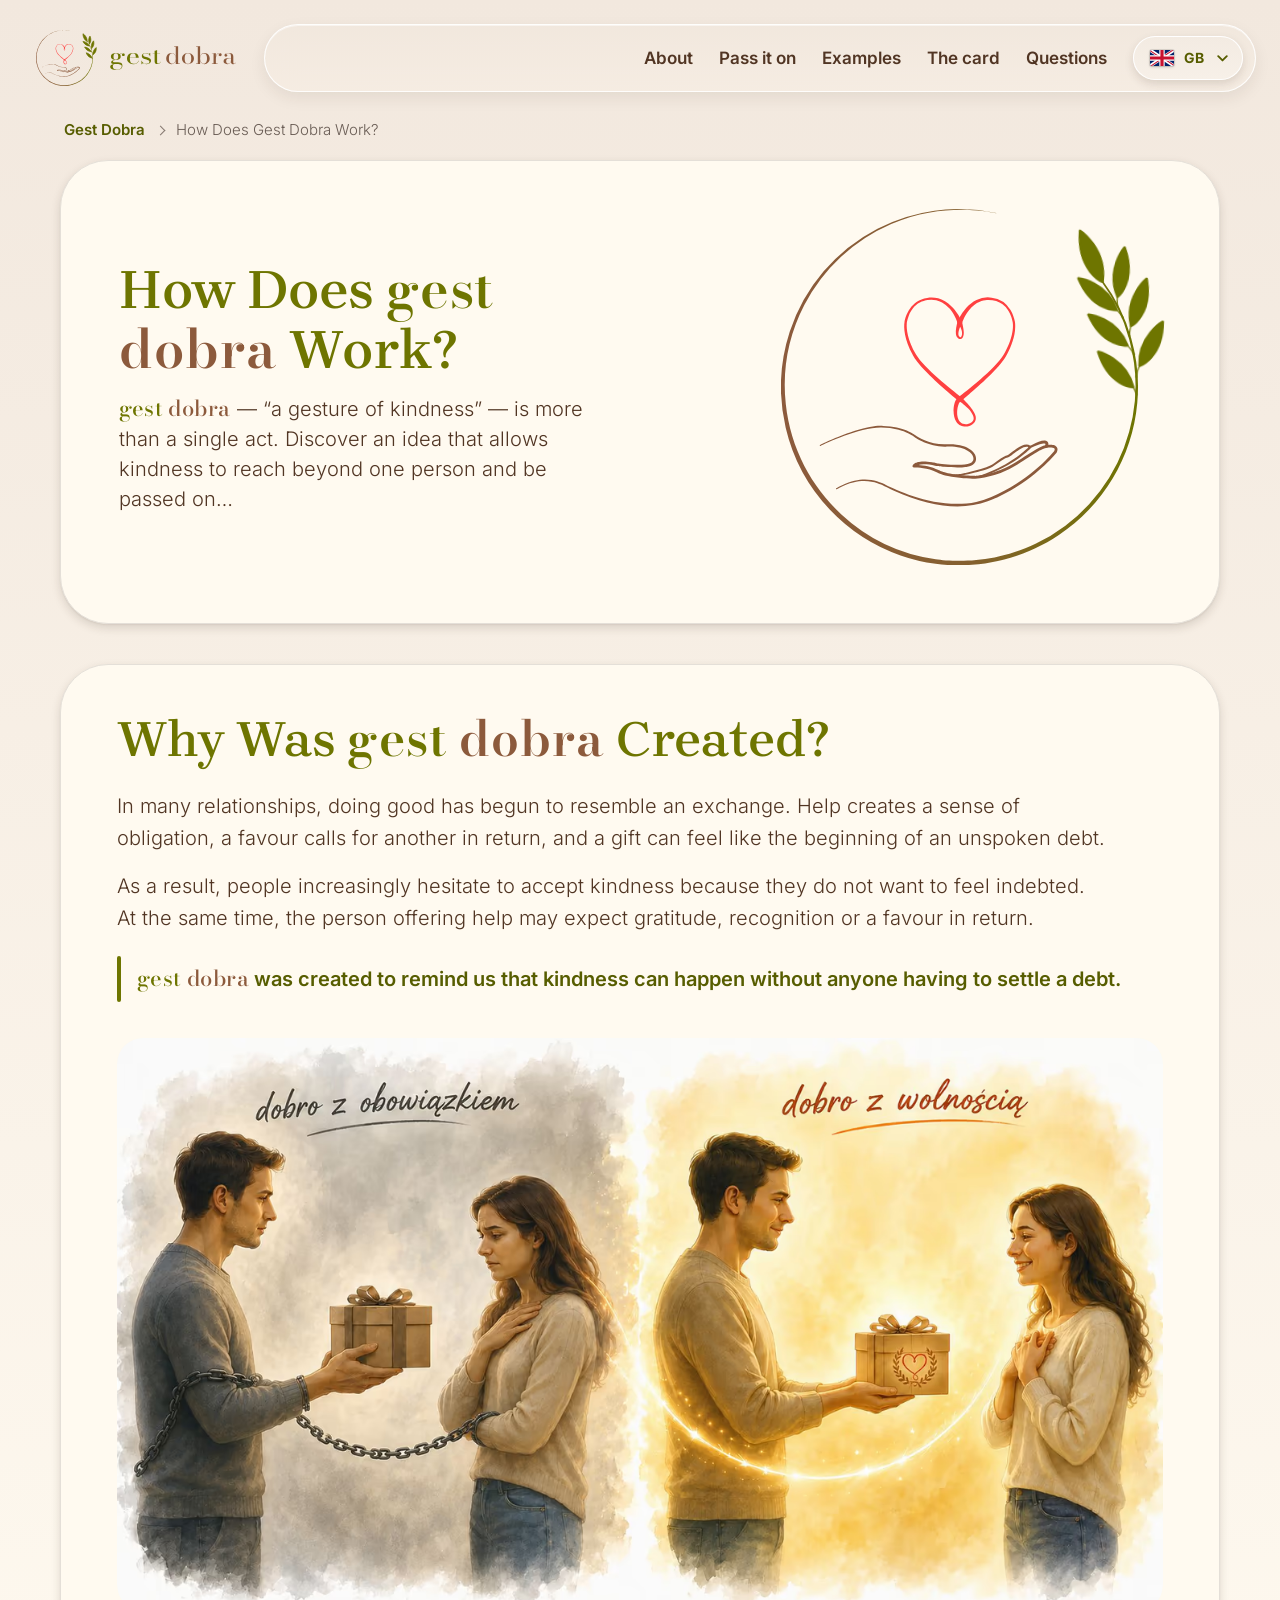
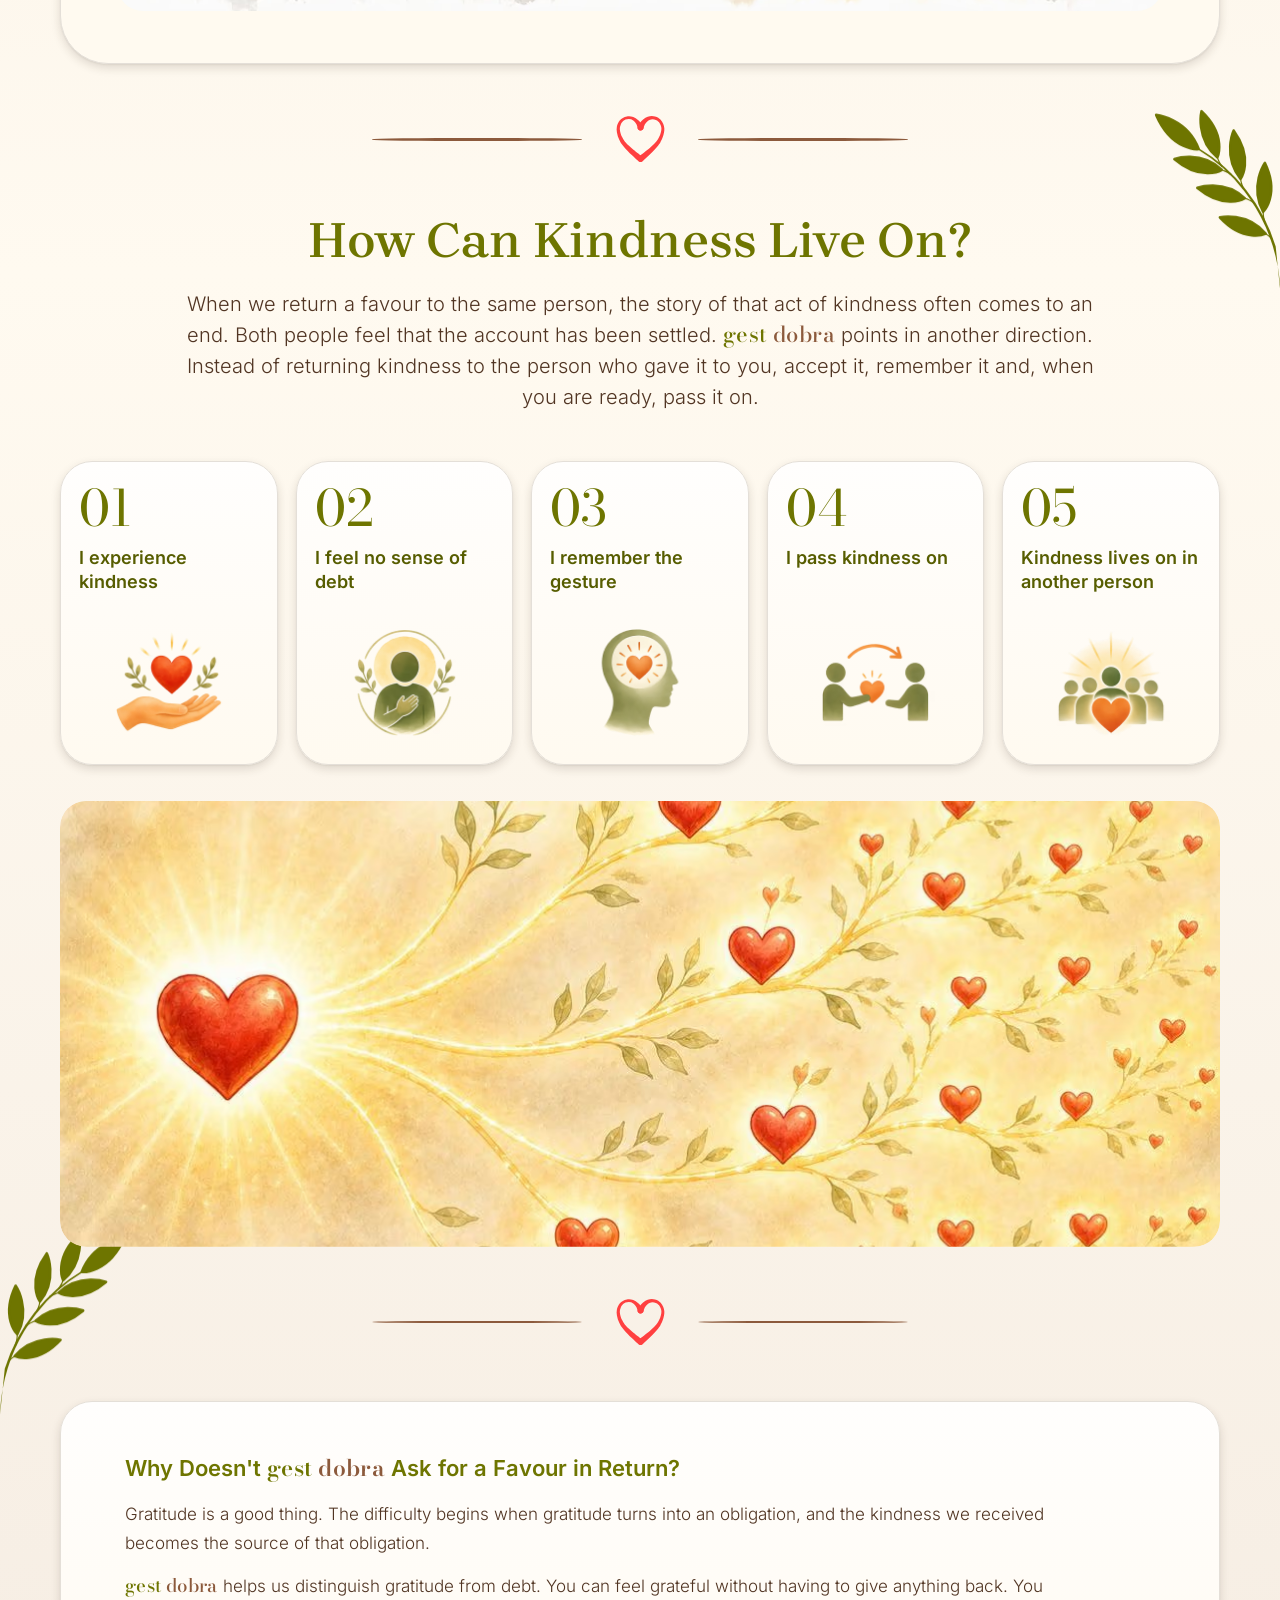
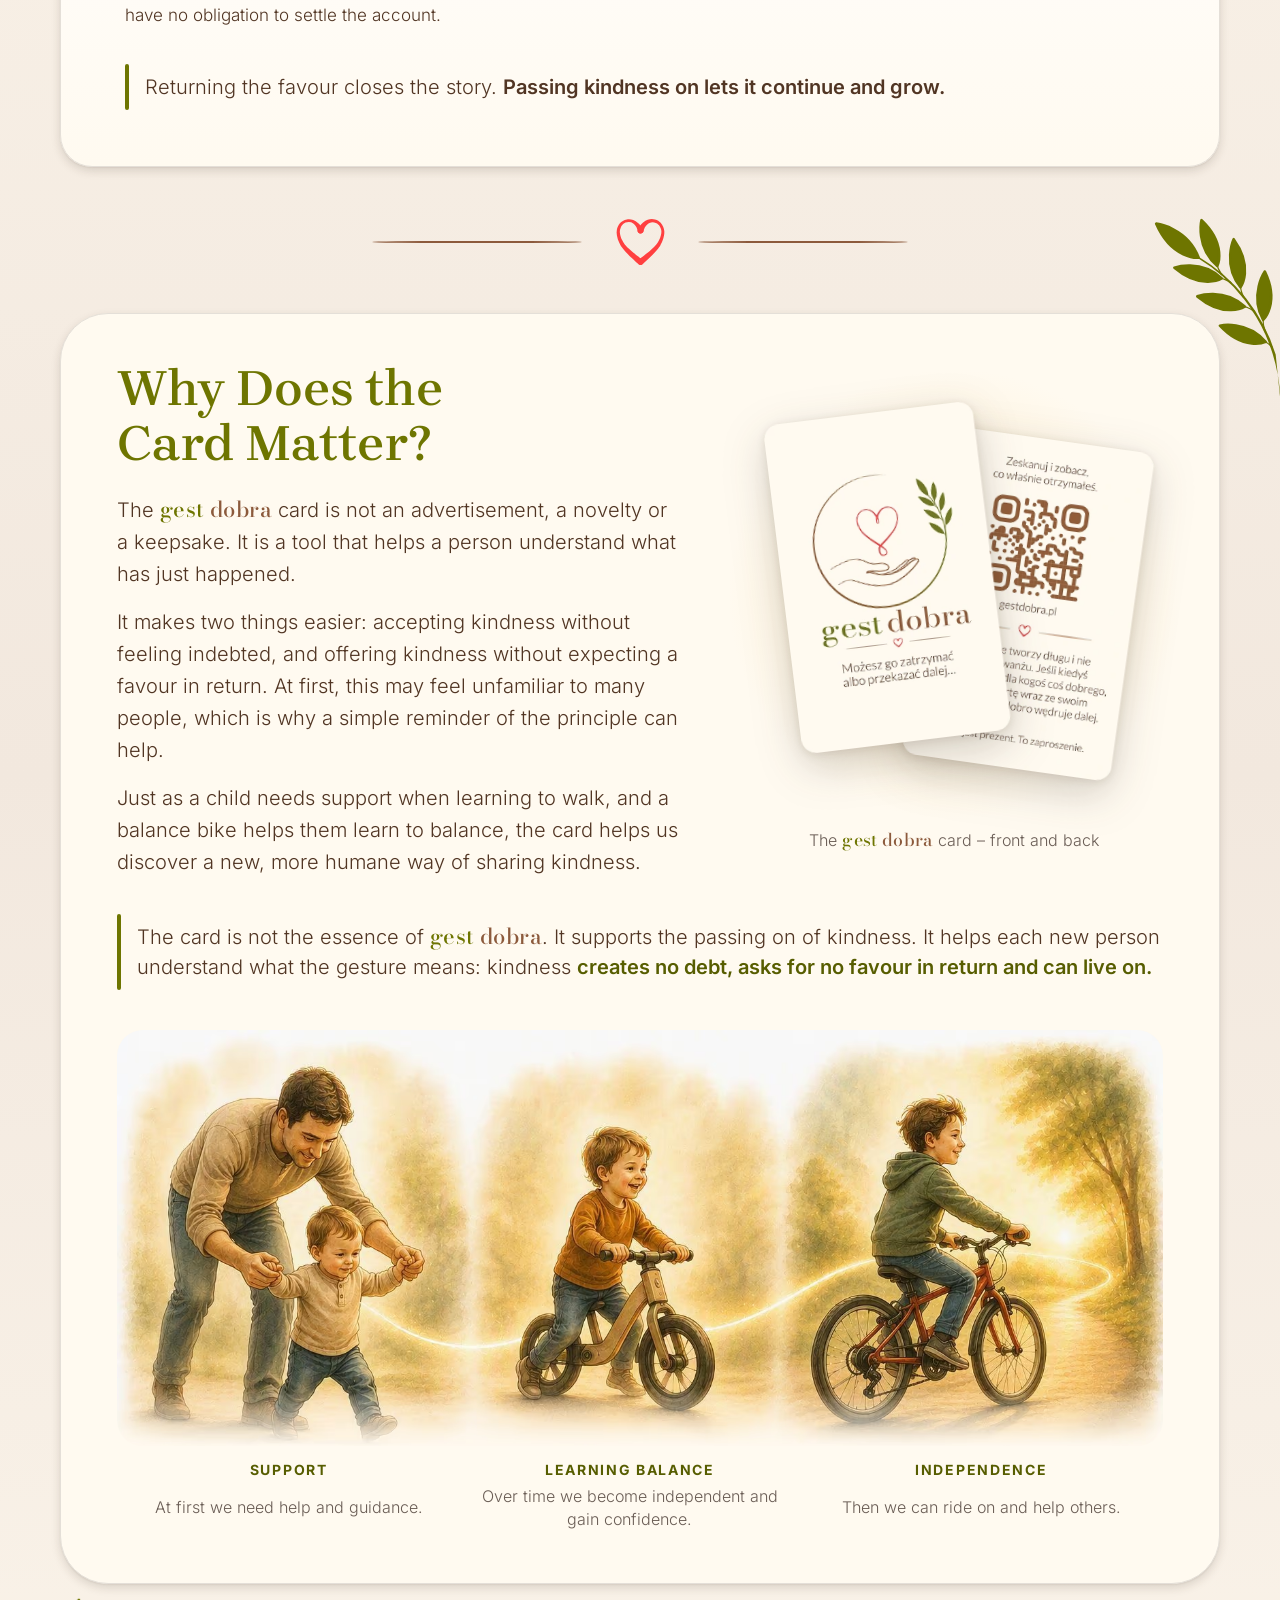
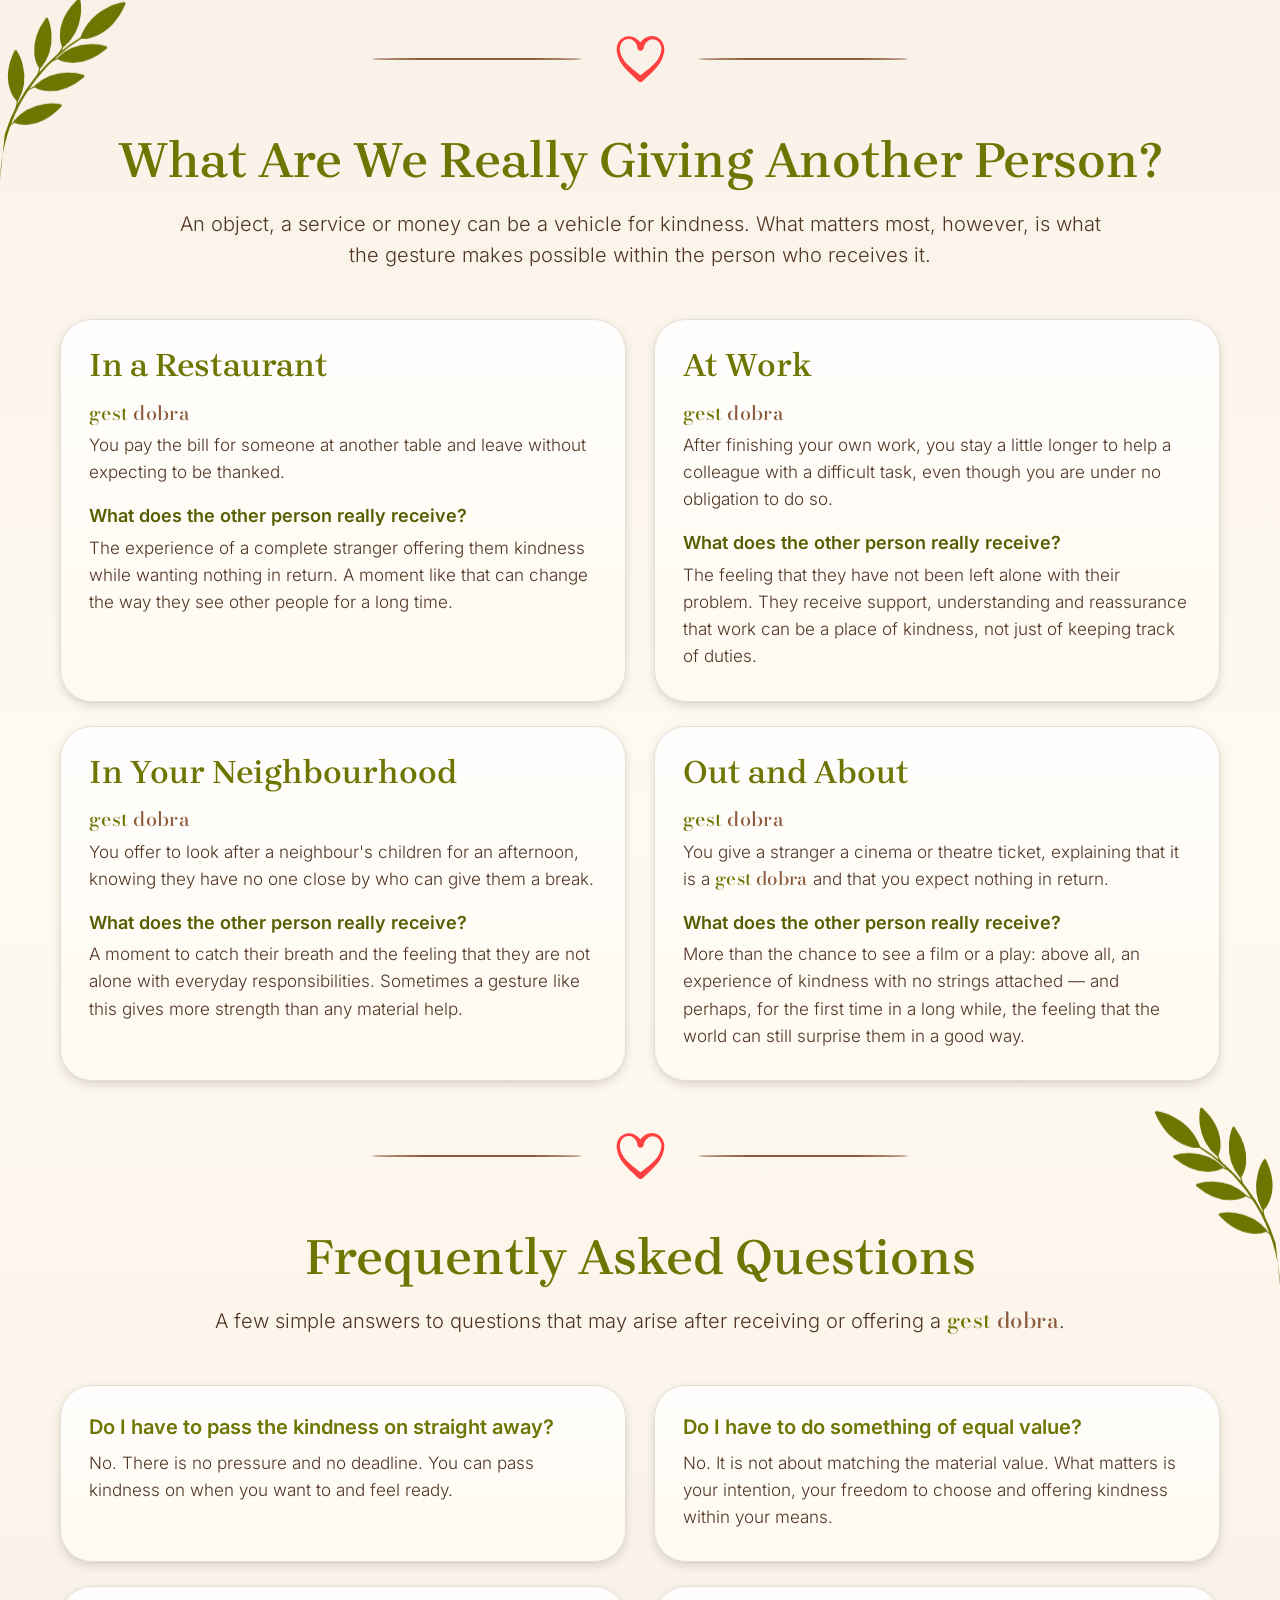
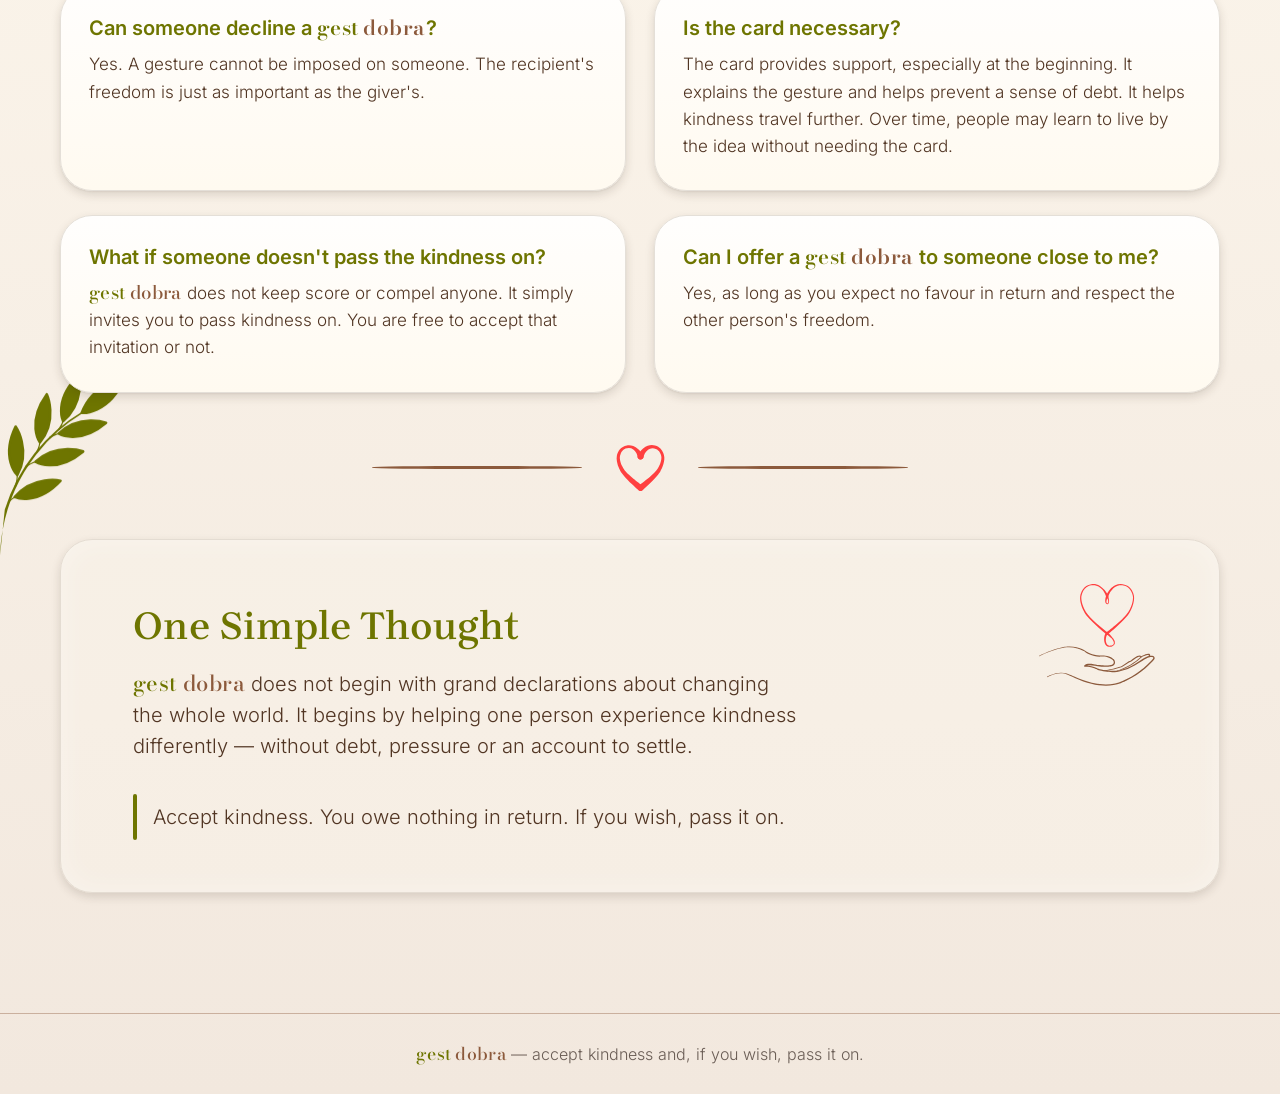
<file: en/how-it-works.html>
<!doctype html>
<!-- Plik wygenerowany automatycznie (tools/build-i18n.mjs) z chce-zrozumiec-wiecej.html + i18n/en.json – nie edytuj ręcznie. -->
<html lang="en-GB" class="no-js">
<head>
  <meta charset="utf-8">
  <meta name="viewport" content="width=device-width, initial-scale=1">
  <script>document.documentElement.className='js';setTimeout(function(){if(!window.__gdReady)document.documentElement.className='no-js'},4000);</script>

  <!-- i18n:head – generowane przez tools/build-i18n.mjs, nie edytuj ręcznie -->
  <title>How Gest Dobra Works – Principles, the Card and FAQs</title>
  <meta name="description" content="Find out how Gest Dobra works, why it creates no debt or obligation to return a favour, what the card is for and how to pass kindness on.">
  <meta name="robots" content="index, follow, max-image-preview:large, max-snippet:-1">
  <link rel="canonical" href="https://gestdobra.pl/en/how-it-works.html">
  <link rel="alternate" hreflang="pl" href="https://gestdobra.pl/chce-zrozumiec-wiecej.html">
  <link rel="alternate" hreflang="en" href="https://gestdobra.pl/en/how-it-works.html">
  <link rel="alternate" hreflang="el" href="https://gestdobra.pl/el/pos-leitourgei.html">
  <link rel="alternate" hreflang="ru" href="https://gestdobra.pl/ru/kak-eto-rabotaet.html">
  <link rel="alternate" hreflang="x-default" href="https://gestdobra.pl/chce-zrozumiec-wiecej.html">
  <meta property="og:type" content="website">
  <meta property="og:locale" content="en_GB">
  <meta property="og:locale:alternate" content="pl_PL">
  <meta property="og:locale:alternate" content="el_GR">
  <meta property="og:locale:alternate" content="ru_RU">
  <meta property="og:site_name" content="Gest Dobra">
  <meta property="og:title" content="How Gest Dobra Works – Principles, the Card and FAQs">
  <meta property="og:description" content="Explore the principles of Gest Dobra, the role of the card, freedom from any obligation to return a favour, and answers to common questions.">
  <meta property="og:url" content="https://gestdobra.pl/en/how-it-works.html">
  <meta property="og:image" content="https://gestdobra.pl/assets/img/og-image-en.jpg?v=3">
  <meta property="og:image:width" content="1200">
  <meta property="og:image:height" content="630">
  <meta property="og:image:alt" content="Gest Dobra logo – a heart floating above an open hand, with the words “Accept kindness”">
  <meta name="twitter:card" content="summary_large_image">
  <!-- /i18n:head -->
  <meta name="theme-color" content="#F2E8DE">
  <meta name="color-scheme" content="light">
  <meta name="format-detection" content="telephone=no">

  <!-- Ikony -->
  <link rel="icon" href="../favicon.ico" sizes="32x32">
  <link rel="icon" href="../icon.svg" type="image/svg+xml">
  <link rel="apple-touch-icon" href="../apple-touch-icon.png">
  <link rel="manifest" href="../site.webmanifest">

  <!-- Fonty hostowane lokalnie (RODO) -->
  <link rel="preload" href="../assets/fonts/inter-var-pl.woff2" as="font" type="font/woff2" crossorigin>
  <link rel="preload" href="../assets/fonts/brygada-1918-var-pl.woff2" as="font" type="font/woff2" crossorigin>

  <link rel="stylesheet" href="../css/style.css?v=1.9.5">
  <script src="../js/main.js?v=1.9.5" defer></script>

  <!-- i18n:jsonld – generowane, nie edytuj ręcznie -->
  <script type="application/ld+json">
  {
    "@context": "https://schema.org",
    "@graph": [
      {
        "@type": "Organization",
        "@id": "https://gestdobra.pl/#organization",
        "name": "Gest Dobra",
        "url": "https://gestdobra.pl/",
        "logo": {
          "@type": "ImageObject",
          "url": "https://gestdobra.pl/assets/img/icon-512.png",
          "width": 512,
          "height": 512
        },
        "slogan": "Przyjmij dobro i, jeśli chcesz, przekaż je dalej."
      },
      {
        "@type": "WebSite",
        "@id": "https://gestdobra.pl/#website",
        "url": "https://gestdobra.pl/",
        "name": "Gest Dobra",
        "inLanguage": [
          "pl-PL",
          "en-GB",
          "el-GR",
          "ru-RU"
        ],
        "publisher": {
          "@id": "https://gestdobra.pl/#organization"
        }
      },
      {
        "@type": "WebPage",
        "@id": "https://gestdobra.pl/en/how-it-works.html#webpage",
        "url": "https://gestdobra.pl/en/how-it-works.html",
        "name": "How Gest Dobra Works – Principles, the Card and FAQs",
        "description": "Find out how Gest Dobra works, why it creates no debt or obligation to return a favour, what the card is for and how to pass kindness on.",
        "inLanguage": "en-GB",
        "isPartOf": {
          "@id": "https://gestdobra.pl/#website"
        },
        "about": {
          "@id": "https://gestdobra.pl/#organization"
        },
        "primaryImageOfPage": {
          "@type": "ImageObject",
          "url": "https://gestdobra.pl/assets/img/og-image-en.jpg?v=3",
          "width": 1200,
          "height": 630
        },
        "breadcrumb": {
          "@id": "https://gestdobra.pl/en/how-it-works.html#breadcrumb"
        }
      },
      {
        "@type": "BreadcrumbList",
        "@id": "https://gestdobra.pl/en/how-it-works.html#breadcrumb",
        "itemListElement": [
          {
            "@type": "ListItem",
            "position": 1,
            "name": "Gest Dobra",
            "item": "https://gestdobra.pl/en/"
          },
          {
            "@type": "ListItem",
            "position": 2,
            "name": "How Does Gest Dobra Work?",
            "item": "https://gestdobra.pl/en/how-it-works.html"
          }
        ]
      },
      {
        "@type": "FAQPage",
        "@id": "https://gestdobra.pl/en/how-it-works.html#faq",
        "inLanguage": "en-GB",
        "isPartOf": {
          "@id": "https://gestdobra.pl/en/how-it-works.html#webpage"
        },
        "mainEntity": [
          {
            "@type": "Question",
            "name": "Do I have to pass the kindness on straight away?",
            "acceptedAnswer": {
              "@type": "Answer",
              "text": "No. There is no pressure and no deadline. You can pass kindness on when you want to and feel ready."
            }
          },
          {
            "@type": "Question",
            "name": "Do I have to do something of equal value?",
            "acceptedAnswer": {
              "@type": "Answer",
              "text": "No. It is not about matching the material value. What matters is your intention, your freedom to choose and offering kindness within your means."
            }
          },
          {
            "@type": "Question",
            "name": "Can someone decline a Gest Dobra?",
            "acceptedAnswer": {
              "@type": "Answer",
              "text": "Yes. A gesture cannot be imposed on someone. The recipient's freedom is just as important as the giver's."
            }
          },
          {
            "@type": "Question",
            "name": "Is the card necessary?",
            "acceptedAnswer": {
              "@type": "Answer",
              "text": "The card provides support, especially at the beginning. It explains the gesture and helps prevent a sense of debt. It helps kindness travel further. Over time, people may learn to live by the idea without needing the card."
            }
          },
          {
            "@type": "Question",
            "name": "What if someone doesn't pass the kindness on?",
            "acceptedAnswer": {
              "@type": "Answer",
              "text": "Gest Dobra does not keep score or compel anyone. It simply invites you to pass kindness on. You are free to accept that invitation or not."
            }
          },
          {
            "@type": "Question",
            "name": "Can I offer a Gest Dobra to someone close to me?",
            "acceptedAnswer": {
              "@type": "Answer",
              "text": "Yes, as long as you expect no favour in return and respect the other person's freedom."
            }
          }
        ]
      }
    ]
  }
  </script>
  <!-- /i18n:jsonld -->
</head>
<body>
  <!-- wspólne kształty SVG (ikona serce + dłoń, serce separatora) -->
  <svg class="svg-sprite" aria-hidden="true" focusable="false">
    <defs>
      <g id="gd-hand"><path fill="#8C5A3C" fill-rule="evenodd" d="M60.77 85.63c.8.1 12.74 1.64 16.72-.05.66-.28 2.15-1.04 1.72-3-.04-.16-.2-.93-.98-1.87-.77-.93-2.65-2.3-5.61-3.1-3.42-.9-6.6-.62-7.49-.6-8.74.27-15.56-4.42-16.32-4.96-.2-.14-.31-.26-.83-.61-3.1-2.1-7-3.06-7.28-3.13a36 36 0 0 0-9.3-1.14c-11.01 0-28.55 8.26-31 9.46-.1.05-.11.05-.22.02l-.16-.14Q0 76.4.01 76.3c.04-.14.06-.13.2-.19.75-.38 9.9-4.91 19.3-7.69 7.55-2.23 11.35-2.16 13.08-2.13 10.95.19 16.36 4.51 16.76 4.84 1.34.94 8 5.13 16.16 4.65 1.21-.07 4.98-.31 8.79 1.02 3.21 1.13 4.65 2.74 4.76 2.86a6 6 0 0 1 1.41 2.51c.46 1.78-.03 4.15-3.65 5.06-.81.2-3.95.94-12.55.2a97 97 0 0 1-3.76-.41c-.09-.02-.08-.04-1.02-.23-3.06-.65-6.48-.97-8.59-.39 2.55.17 6.74.76 10.39 2.68.63.33 3.53 1.97 12.96 2.72 3.31.26 5.87.29 5.94.29s10.46-.49 20.9-7.05c3.74-2.36 8.23-5.36 10.85-6.85 2.63-1.5 4.75-2.34 7.5-2.14.63.04 2.66.2 3.12 1.77.28.93-.18 1.86-.42 2.26-.04.07-.03.07-.45.57-1.95 2.31-12.45 14.15-29.2 22.04-.46.22-3.03 1.43-5.86 2.48-12.7 4.74-29.3 3.27-48.62-5.55-3.99-1.82-5.56-2.78-8.24-3.7-4.3-1.46-10.47-2.26-19.58 2.25-.55.27-1.31.69-1.43.75-.1.05-.1.05-.21.02l-.17-.13c0-.07-.04-.14-.02-.21q.04-.1.13-.17s1.53-.84 3.06-1.55c11.07-5.14 17.96-2.33 22.83-.04 5.63 2.64 26.86 12.86 46.3 8.65a42 42 0 0 0 7.85-2.55c18.75-7.84 30.52-21.33 32.36-23.59.09-.14.55-.93.16-1.34-.56-.59-2.47-.63-3.7-.44-3.22.5-6.56 3.05-15.36 8.63a50 50 0 0 1-16.98 6.71 34 34 0 0 1-4.84.65c-.6-.01-6.63-.1-12.17-1.03-5.27-.87-7.02-1.98-7.7-2.32-4.98-2.5-10.98-2.44-11.6-2.43h-.23c-.06-.01-.4-.06-.56-.42-.02-.05-.14-.3 0-.6.03-.06.41-.76 1.42-1.29.6-.31 2.74-1.37 8.63-.41.33.05 1.56.26 2.81.57" clip-rule="evenodd"/><path fill="#8C5A3C" fill-rule="evenodd" d="M107.67 77.3c-.79-.4-2.1-.41-4.63 1.16-2.46 1.53-4.5 3.48-5.76 3.96-.47.18-.91.25-1.79.74-1.43.8-4 2.7-6.19 4.07-.75.47-3.3 1.97-12.2 3.83-2.05.43-4.62.9-5.29.99-1.18.15-2.44.17-2.44.17-.1-.04-.22-.04-.3-.12l-.12-.29q.03-.16.11-.3c.14-.14.16-.12.36-.12.47-.02 1.7-.08 2.69-.26 1.49-.27 3.36-.66 3.65-.72 8.49-1.8 11.38-3.23 11.97-3.51.61-.3.9-.47 2.06-1.25 2.84-1.9 4.63-3.34 6.13-3.94.88-.36.92-.26 1.54-.66 2.52-1.62 7.83-6.93 11.15-4.55.2.14.38.3.42.37a.6.6 0 0 1 .03.67c-.03.05-.06.1-.5.53a52 52 0 0 1-8.4 6.57c-8.13 5.23-15.49 7.4-17.58 8.07-.14.04-.15.04-.28-.03l-.18-.21c.01-.1-.02-.2.03-.28q.08-.1.2-.17c.01 0 1.14-.35 3.3-1.16 12.15-4.6 19.67-11.2 22.02-13.56" clip-rule="evenodd"/><path fill="#8C5A3C" fill-rule="evenodd" d="M116.77 77.4a.8.8 0 0 1-.55-.7c-.03-.24.01-.24.09-.48.01-.05.15-.5.08-.7-.04-.11-.7-.48-3.24.32a32 32 0 0 0-4.67 1.94c-.11.05-.11.06-.23.07a.54.54 0 0 1-.6-.48.6.6 0 0 1 .13-.4c.09-.1.1-.1.23-.17.17-.09 1.15-.61 2.12-1.07 1.8-.86 4.8-2.18 6.46-1.77.17.05 1.9.43 1.24 2.8l-.04.13-.16.28a.8.8 0 0 1-.55.27c-.16.02-.16.02-.31-.03" clip-rule="evenodd"/></g>
      <g id="gd-heart"><path fill="#FF4040" fill-rule="evenodd" d="M73.37 12.29c.1.49.08.52.25 1.3.17.83.16.87.3 1.59l.18 1.04c.04.22.16 1.02.2 1.65a5 5 0 0 1-.43 2.6c-.69 1.47-1.98 1.33-3 .07-.24-.3-.5-.7-.62-1.66-.25-1.94.37-4.52.73-5.87 0-.05.16-.61.17-.65l.1-.18c.03-.06.27-.44.79-.55.07-.01.52-.1.94.2q.15.11.15.14c.13.15.1.17.24.32m-.92 2.88c-.43.99-.86 2.23-.93 3.39-.05.9.15 1.17.18 1.22.26.45.7.88.98.75s.5-.68.53-.75c.35-.88.17-1.9.03-2.55a9 9 0 0 0-.37-1.14l-.3-.7z" clip-rule="evenodd"/><path fill="#FF4040" fill-rule="evenodd" d="M71.28 53.13c-.05-.05-.3-.4-.24-.9q.02-.23.14-.43c.16-.28.18-.27.43-.45 3.35-2.5 18.77-14.4 23.22-21.8 4.86-8.1 5.09-14.42 4.72-16.65-.14-.83-.74-3.92-2.69-6.64-2-2.8-4.34-3.87-5.88-4.36-.46-.14-1.96-.6-4.12-.6-1.57.02-4.9.32-8.23 3.5A21 21 0 0 0 74 11.68c-.35.82-.56 1.44-.61 1.62a1.21 1.21 0 0 1-2.36-.3c-.02-.3-.01-.31.1-.58.23-.56.98-2.23 2.3-4.19.76-1.13 3.27-4.89 7.42-6.9A13.4 13.4 0 0 1 88.7.15a12.9 12.9 0 0 1 9.61 6.26c.11.18 1.62 2.5 2.3 5.87.07.33.47 2 .06 5.16-.6 4.67-2.53 9.33-4.7 13.04-3.43 5.88-13.32 14.72-19.2 19.72-.3.26-2.21 1.88-3.79 3.15-.38.31-.82.25-.9.25-.5-.07-.76-.4-.8-.47" clip-rule="evenodd"/><path fill="#FF4040" fill-rule="evenodd" d="M73.2 53.13c-.05.06-.3.4-.8.46q-.24.03-.47-.03c-.31-.08-.3-.1-.55-.3-1.04-.84-10.78-8.7-17.5-15.89-4.17-4.46-5.35-6.69-5.94-7.75-4.31-7.84-4.7-14.18-4.21-16.92.61-3.47 3.26-11.22 11.7-12.43 2.91-.42 5.98-.16 9.19 1.74a20 20 0 0 1 4.96 4.4 28 28 0 0 1 3.8 6.1q.06.24.07.48a1.2 1.2 0 0 1-1.28 1.14 1.2 1.2 0 0 1-.83-.4c-.24-.27-.2-.3-.31-.64a20 20 0 0 0-.95-2.46c-1.32-2.8-2.72-4.4-2.98-4.71a15 15 0 0 0-4-3.33 12 12 0 0 0-3.01-1.12c-.44-.1-2.02-.45-4.39-.13-2.52.35-4.2 1.38-4.38 1.49-.9.52-3.85 2.34-5.57 7.13 0 .02-.72 1.96-.85 3.63-.18 2.39.23 8.36 4.86 16.01 4.18 6.92 18.41 18.2 23.1 21.74.26.2.28.18.44.45.03.07.24.43.11.91-.06.24-.06.24-.21.43" clip-rule="evenodd"/><path fill="#FF4040" fill-rule="evenodd" d="M72.97 51.42c.19.17.37.33 1.74 1.72.12.13 1 1.01 2.24 2.45.12.13 1.07 1.23 1.8 2.31.58.85 1.37 2.13 1.66 3.45a3.74 3.74 0 0 1-1.73 4.2 8 8 0 0 1-1.89.87c-.38.13-4.27 1.15-6.43-2.38-.9-1.47-1.27-3.46-1.33-5.47a14 14 0 0 1 .57-4.2 5.6 5.6 0 0 1 1.95-2.98c.14-.1.31-.15.34-.16.05-.02.28-.08.56-.03l.19.04c.17.08.15.1.33.18m-.62 2.47c-.78.92-1.27 2.65-1.44 4.32-.06.61-.08 1.87.1 3 .44 2.7 1.78 3.61 2.87 3.96 1.01.33 2 .21 2.5.1.8-.24 2.98-.92 3.02-2.8.01-.75-.24-1.73-1.2-3.14-.3-.45-.9-1.21-1.62-1.96a23 23 0 0 0-2.24-2.02c-1-.8-1.67-1.25-2-1.46" clip-rule="evenodd"/></g>
      <g id="gd-dheart"><path fill="#FF4040" fill-rule="evenodd" d="M331.53 55.54a3.8 3.8 0 0 1-.3-4.14c.51-.9.58-.86 1.43-1.44 6.08-4.22 19.01-13.87 23.05-20.38.05-.07 4.54-6.85 4.7-13.69.01-.56.06-1.66-.65-3.88-.67-2.04-2.66-6.85-8.3-7.8a10 10 0 0 0-5.86.62c-1.54.68-3.73 2.06-5.8 5.8a17 17 0 0 0-1.76 4.81l-.77 1.28a3.7 3.7 0 0 1-2.56 1.2c-.24.01-1.58.08-2.75-.98a3.7 3.7 0 0 1-1.2-2.57c-.06-1.04-.02-1.06.47-1.99.76-1.45 3.16-5.3 6.42-8.1 6.16-5.3 11.93-4.47 14.83-3.76 6.15 1.5 8.76 6.46 9.13 7.1.23.39 2.28 3.88 2.44 7.89.27 6.26-2.71 13.41-5 17.28-.94 1.59-4.32 7.16-19.41 20.89a173 173 0 0 1-2.84 2.54c-.45.22-.86.52-1.34.65-1.47.4-2.6-.25-2.8-.36-.1-.06-.68-.38-1.13-.97" clip-rule="evenodd"/><path fill="#FF4040" fill-rule="evenodd" d="M336.82 50.27c.1.1.63.56.95 1.13.12.2.76 1.33.37 2.8-.2.73-.2.74-.66 1.34a3.8 3.8 0 0 1-3.93 1.33c-1.03-.27-1-.36-1.8-1.05-.74-.64-9.33-8.06-15.65-14.91-5.29-5.73-6.75-8.54-8.06-11.39-2.86-6.18-3.85-12.3-2.97-16.25 1.19-5.36 4.88-11.6 12.45-12.74 3.11-.46 8.34-.7 14.19 4.62a38 38 0 0 1 2.56 2.61 42 42 0 0 1 3.78 5.14c.07.5.23.98.2 1.47a3.7 3.7 0 0 1-1.2 2.56 3.8 3.8 0 0 1-2.75 1c-.22-.02-1.53-.08-2.56-1.22-.53-.58-.8-.5-.77-1.29.01-.22-.16-1.45-.45-2.38-1.29-4.06-3.23-6.19-5.05-7.51a9.4 9.4 0 0 0-5.58-1.78c-6.3.1-8.9 4.3-10.03 7-.36.86-1 2.74-1.07 4.32-.05 1.08-.04 5.36 2.96 11.34 1.89 3.77 3.49 5.5 4.03 6.13 6.66 7.64 20.9 17.67 21.04 17.73m0 0q-.04-.02-.02 0z" clip-rule="evenodd"/></g>
    </defs>
  </svg>
  <a class="skip-link" href="#main">Skip to content</a>

  <header class="site-header" data-header>
    <div class="site-header__inner">
      <a class="logo" href="./" aria-label="Gest Dobra – back to the top of the page">
        <img class="logo__img" src="../assets/img/logo.svg" width="229" height="65" alt="Gest Dobra" fetchpriority="high">
      </a>

      <div class="nav-pill">
        <nav class="nav" id="site-nav" aria-label="Main navigation" data-nav>
          <ul class="nav__list" role="list">
            <li><a class="nav__link" href="./#o-idei">About</a></li>
            <li><a class="nav__link" href="./#jak-przekazac">Pass it on</a></li>
            <li><a class="nav__link" href="./#przyklady">Examples</a></li>
            <li><a class="nav__link" href="#dlaczego-karta-jest-wazna">The card</a></li>
            <li><a class="nav__link" href="#faq">Questions</a></li>
          </ul>
        </nav>

        <!-- i18n:lang -->
        <div class="lang" data-lang>
          <button class="lang__toggle" type="button" aria-expanded="false" aria-controls="lang-menu" data-lang-toggle>
            <img class="flag" src="../assets/img/flags/uk.svg" width="24" height="16" alt="">
            <span class="lang__code" aria-hidden="true">GB</span>
            <span class="visually-hidden">Page language: English. Change language</span>
            <svg class="lang__chevron" width="12" height="8" viewBox="0 0 14 9" aria-hidden="true" focusable="false"><path d="M1.5 1.5 7 7l5.5-5.5" fill="none" stroke="currentColor" stroke-width="2.4" stroke-linecap="round" stroke-linejoin="round"/></svg>
          </button>
          <ul class="lang__menu" id="lang-menu" role="list" hidden>
              <li><a class="lang__option" href="../chce-zrozumiec-wiecej.html" hreflang="pl" lang="pl"><img class="flag" src="../assets/img/flags/pl.svg" width="24" height="16" alt="" loading="lazy" decoding="async"><span class="lang__code">PL</span><span class="visually-hidden"> – Polski</span></a></li>
              <li><a class="lang__option is-active" href="./how-it-works.html" hreflang="en" lang="en-GB" aria-current="page"><img class="flag" src="../assets/img/flags/uk.svg" width="24" height="16" alt="" loading="lazy" decoding="async"><span class="lang__code">GB</span><span class="visually-hidden"> – English</span><span class="lang__check" aria-hidden="true">✓</span></a></li>
              <li><a class="lang__option" href="../el/pos-leitourgei.html" hreflang="el" lang="el"><img class="flag" src="../assets/img/flags/gr.svg" width="24" height="16" alt="" loading="lazy" decoding="async"><span class="lang__code">GR</span><span class="visually-hidden"> – Ελληνικά</span></a></li>
              <li><a class="lang__option" href="../ru/kak-eto-rabotaet.html" hreflang="ru" lang="ru"><img class="flag" src="../assets/img/flags/ru.svg" width="24" height="16" alt="" loading="lazy" decoding="async"><span class="lang__code">RU</span><span class="visually-hidden"> – Русский</span></a></li>
          </ul>
        </div>
        <!-- /i18n:lang -->

        <button class="burger" type="button" aria-expanded="false" aria-controls="site-nav" data-label-open="Open menu" data-label-close="Close menu" data-burger>
          <span class="burger__box" aria-hidden="true"><span></span><span></span><span></span></span>
          <span class="visually-hidden" data-burger-label>Open menu</span>
        </button>
      </div>
    </div>
  </header>

  <main id="main" tabindex="-1">

    <!-- HERO -->
    <section class="hero hero--sub" aria-labelledby="hero-title">
      <div class="container">
        <nav class="crumbs anim-load" aria-label="Breadcrumbs">
          <ol role="list">
            <li><a href="./">Gest Dobra</a></li>
            <li aria-current="page">How Does Gest Dobra Work?</li>
          </ol>
        </nav>
        <div class="hero__card hero__card--sub">
          <div class="hero__top">
            <div class="hero__text">
              <h1 class="hero__title hero__title--sub anim-load" id="hero-title" data-delay=".15">How Does <span class="brand-name"><span class="brand-name__g">Gest</span> <span class="brand-name__d">Dobra</span></span> Work?</h1>
              <p class="hero__lead anim-load" data-delay=".3"><span class="brand-name"><span class="brand-name__g">Gest</span> <span class="brand-name__d">Dobra</span></span> — “a gesture of kindness” — is more than a single act. Discover an idea that allows kindness to reach beyond one person and be passed on…</p>
            </div>

            <div class="hero__art art art--hero" role="img" aria-label="Gest Dobra logo: a heart held in cupped hands, surrounded by light and green branches">
              <svg class="art__layer art__ring" viewBox="0 0 466 437" aria-hidden="true" focusable="false"><defs><linearGradient id="gd-ring" x1="2.33" x2="436.17" y1="217.32" y2="217.32" gradientUnits="userSpaceOnUse"><stop stop-color="#8C5A3C"/><stop offset=".53" stop-color="#85602F"/><stop offset="1" stop-color="#6E7500"/></linearGradient></defs><path fill="url(#gd-ring)" fill-rule="evenodd" d="M263.93 4.92c-.03.12.08.21-.04.19-16.1-3.24-68.91-12.51-128.67 13.22A217 217 0 0 0 28.59 117.7 215 215 0 0 0 5.86 239.24c5.73 54.36 31.65 101.47 67.85 134.97a214 214 0 0 0 115.95 55.19c19.38 2.71 68.7 7.15 123.1-19.1A216 216 0 0 0 420.5 293.06a216 216 0 0 0 6.38-133.77 215 215 0 0 0-34.26-70.6c-.24-.32-.25-.34-.19-.75l.4-.66c.25-.06.5-.22.75-.18.25.03.46.22.66.39a217.5 217.5 0 0 1 42.66 150.45c-6.02 67-42.39 125.85-96.16 161.97-45.88 30.83-99.82 42-151.18 35.15a218 218 0 0 1-43-10.27 219.5 219.5 0 0 1-86.83-56.34 218 218 0 0 1-54-100.27 219.6 219.6 0 0 1 4.94-117.53A219 219 0 0 1 118.3 24.12a216 216 0 0 1 69.87-22.1 219 219 0 0 1 75.76 2.9" clip-rule="evenodd"/></svg>
              <svg class="art__layer art__branch" viewBox="0 0 466 437" aria-hidden="true" focusable="false"><g class="leaf lf1"><path fill="#6E7500" fill-rule="evenodd" stroke="#6E7500" stroke-linecap="round" stroke-linejoin="round" stroke-miterlimit="1.5" stroke-width="3.34" d="M394.22 89.15s-31.81-10.22-32.79-59.6c0 0 34.19 19.1 32.79 59.6" clip-rule="evenodd"/></g><g class="leaf lf2"><path fill="#6E7500" fill-rule="evenodd" d="M413.95 119.2c.04.14.1.28.1.43 0 .06.02.46-.28.8a1.14 1.14 0 0 1-1.6.1 1 1 0 0 1-.33-.52c-.4-1.13-.8-3.65-.81-7.72 0-2.3.02-2.3.03-4.59 0-3.45.11-6.07.13-6.6.01-.13.03-.98.05-1.03.05-.14.06-.3.14-.43a1.13 1.13 0 0 1 1.54-.43 1.15 1.15 0 0 1 .56 1.22c-.09.51-.73 3.53-1 7.32-.35 5.11.68 9.93 1.46 11.43z" clip-rule="evenodd"/><path fill="#6E7500" fill-rule="evenodd" stroke="#6E7500" stroke-linecap="round" stroke-linejoin="round" stroke-miterlimit="1.5" stroke-width="3.33" d="M411.85 107.54s21.7-20.38 3.63-60.5c0 0-20.22 28.42-3.63 60.5" clip-rule="evenodd"/></g><g class="leaf lf3"><path fill="#6E7500" fill-rule="evenodd" d="M418.15 133.7c-.26-.7-1.78-3.68-5.97-7.53a46 46 0 0 0-5.15-3.93c-1.9-1.28-2.44-1.55-2.49-1.6q-.17-.15-.3-.33a1.13 1.13 0 0 1 1.22-1.7c.27.06.46.22.5.25l1.48 1.25c2.44 2.1 4.88 4.35 6.67 5.95 4.31 3.85 5.53 5.79 5.65 5.97.36.53.49.82.5.83q.05.21.07.44a1.13 1.13 0 0 1-1.15 1.11c-.46 0-.73-.28-.78-.33l-.25-.36z" clip-rule="evenodd"/><path fill="#6E7500" fill-rule="evenodd" stroke="#6E7500" stroke-linecap="round" stroke-linejoin="round" stroke-miterlimit="1.5" stroke-width="3.33" d="M410.9 124.16s-29.48 4.18-49.48-35c0 0 34.83 1.98 49.48 35" clip-rule="evenodd"/></g><g class="leaf lf4"><path fill="#6E7500" fill-rule="evenodd" d="M428.45 155.58c.01.14.05.29.03.43a1.14 1.14 0 0 1-2.01.56 1 1 0 0 1-.24-.56c-.2-1.19-.16-3.74.53-7.74.4-2.27.42-2.26.82-4.52.6-3.4 1.16-5.96 1.27-6.47l.22-1.02q.09-.2.21-.4c.05-.05.3-.35.75-.4a1.13 1.13 0 0 1 1.25 1c.03.27-.05.5-.06.54-.18.5-1.33 3.36-2.24 7.05-1.23 4.97-1.04 9.89-.53 11.5v.02" clip-rule="evenodd"/><path fill="#6E7500" fill-rule="evenodd" stroke="#6E7500" stroke-linecap="round" stroke-linejoin="round" stroke-miterlimit="1.5" stroke-width="3.33" d="M428.44 143.25s25.16-15.91 15-58.73c0 0-25.24 24.1-15 58.73" clip-rule="evenodd"/></g><g class="leaf lf5"><path fill="#6E7500" fill-rule="evenodd" d="M431.64 178.37c-.22-.7-1.6-3.76-5.58-7.81a46 46 0 0 0-4.95-4.18c-1.84-1.37-2.36-1.67-2.4-1.72q-.17-.17-.3-.35a1.13 1.13 0 0 1 .46-1.54c.4-.22.79-.11.85-.1.27.09.45.25.48.28l1.42 1.33c2.33 2.2 4.66 4.58 6.37 6.26 4.12 4.07 5.24 6.06 5.35 6.25.33.54.45.84.45.85.02.15.07.3.06.44-.03.46-.32.72-.37.77a1.14 1.14 0 0 1-1.6-.08l-.23-.38z" clip-rule="evenodd"/><path fill="#6E7500" fill-rule="evenodd" stroke="#6E7500" stroke-linecap="round" stroke-linejoin="round" stroke-miterlimit="1.5" stroke-width="3.33" d="M424.02 167.74s-29.43 4.51-49.86-34.46c0 0 34.84 1.61 49.86 34.46" clip-rule="evenodd"/></g><g class="leaf lf6"><path fill="#6E7500" fill-rule="evenodd" d="M437.02 206.06q.02.23-.01.44c-.02.06-.11.45-.5.7-.06.03-.4.25-.86.14-.07-.01-.45-.1-.7-.5a1 1 0 0 1-.18-.57c-.08-1.21.22-3.74 1.33-7.66.62-2.2.65-2.2 1.28-4.4.94-3.32 1.76-5.81 1.93-6.31l.32-.99q.12-.2.25-.37c.05-.05.33-.33.8-.33s.76.29.8.34a1.15 1.15 0 0 1 .22 1.32c-.23.47-1.67 3.2-2.96 6.78-1.74 4.81-2.06 9.73-1.72 11.39z" clip-rule="evenodd"/><path fill="#6E7500" fill-rule="evenodd" stroke="#6E7500" stroke-linecap="round" stroke-linejoin="round" stroke-miterlimit="1.5" stroke-width="3.33" d="M438.97 191.96s27.56-11.26 25.06-55.19c0 0-29.07 19.29-25.06 55.19" clip-rule="evenodd"/></g><g class="leaf lf7"><path fill="#6E7500" fill-rule="evenodd" d="M434.82 227.64c-.1-.74-.9-3.99-4.09-8.7a46 46 0 0 0-4.12-4.99c-1.57-1.67-2.03-2.06-2.06-2.12q-.12-.19-.22-.4c-.02-.06-.15-.43.06-.85.03-.06.21-.42.66-.58.44-.14.8.03.86.06.24.13.4.32.42.35l1.15 1.57c1.9 2.59 3.77 5.34 5.15 7.3 3.32 4.74 4.06 6.9 4.14 7.1.23.6.3.91.3.92q0 .23-.03.45a1.1 1.1 0 0 1-1.37.82c-.45-.1-.65-.44-.69-.5l-.16-.4z" clip-rule="evenodd"/><path fill="#6E7500" fill-rule="evenodd" stroke="#6E7500" stroke-linecap="round" stroke-linejoin="round" stroke-miterlimit="1.5" stroke-width="3.33" d="M431.31 218.55s-29.76.72-45.06-40.54c0 0 34.36 6.04 45.06 40.54" clip-rule="evenodd"/></g></svg>
              <svg class="art__layer art__hand" viewBox="0 0 466 437" aria-hidden="true" focusable="false"><path fill="#8C5A3C" fill-rule="evenodd" d="M191.99 311.96c1.88.25 30.28 3.92 39.75-.1 1.58-.66 5.1-2.48 4.08-7.12-.09-.39-.47-2.23-2.33-4.47-1.83-2.2-6.29-5.46-13.33-7.35-8.12-2.18-15.67-1.5-17.8-1.43-20.78.63-37.01-10.53-38.82-11.8-.47-.34-.74-.63-1.98-1.47-7.34-4.98-16.65-7.27-17.29-7.44a86 86 0 0 0-22.1-2.7c-26.2.02-67.91 19.64-73.75 22.5-.24.11-.25.11-.5.03l-.38-.33c-.01-.17-.09-.34-.03-.5.1-.32.16-.3.46-.44 1.81-.91 23.54-11.69 45.9-18.28 17.95-5.3 27-5.16 31.1-5.08 26.04.45 38.92 10.74 39.87 11.52 3.17 2.24 19 12.2 38.42 11.06 2.88-.17 11.82-.75 20.89 2.42 7.64 2.67 11.06 6.51 11.31 6.8 2.55 2.77 3.23 5.44 3.37 5.97 1.08 4.24-.07 9.87-8.68 12.01-1.94.49-9.4 2.26-29.85.48-4.57-.4-8.8-.94-8.95-.96-.19-.04-.18-.09-2.4-.55-7.3-1.54-15.41-2.3-20.44-.93 6.06.41 16.02 1.8 24.7 6.37 1.51.8 8.4 4.68 30.83 6.47 7.87.63 13.96.69 14.12.69.17 0 24.87-1.15 49.68-16.76 8.9-5.6 19.58-12.75 25.82-16.29 6.25-3.55 11.27-5.55 17.84-5.1 1.48.1 6.31.5 7.41 4.21.66 2.23-.44 4.45-1.01 5.39-.1.15-.07.17-1.07 1.35-4.64 5.5-29.6 33.66-69.43 52.4-1.09.52-7.2 3.4-13.93 5.9-30.22 11.28-69.66 7.76-115.61-13.2-9.47-4.32-13.2-6.61-19.59-8.78-10.24-3.49-24.9-5.39-46.55 5.33-1.3.65-3.13 1.65-3.4 1.8-.23.12-.25.12-.5.05l-.4-.32c-.02-.17-.1-.34-.05-.5.04-.17.19-.29.31-.4 0 0 3.62-2 7.26-3.68 26.33-12.22 42.7-5.54 54.3-.1 13.4 6.27 63.86 30.58 110.06 20.57a100 100 0 0 0 18.68-6.07c44.58-18.63 72.58-50.73 76.95-56.09.2-.33 1.3-2.2.38-3.18-1.33-1.4-5.87-1.5-8.8-1.04-7.65 1.2-15.6 7.25-36.51 20.5a118 118 0 0 1-40.37 15.96 80 80 0 0 1-11.52 1.54c-1.44-.02-15.76-.24-28.94-2.43-12.52-2.09-16.7-4.72-18.32-5.53-11.83-5.93-26.09-5.8-27.56-5.78-.05 0-.44.01-.56 0a1.72 1.72 0 0 1-1.33-2.4c.07-.16.99-1.84 3.38-3.08 1.44-.75 6.5-3.26 20.53-.99.78.13 3.71.61 6.68 1.35" clip-rule="evenodd"/><path fill="#8C5A3C" fill-rule="evenodd" d="M303.5 292.17c-1.88-.96-5.02-.98-11.01 2.76-5.84 3.64-10.68 8.28-13.7 9.42-1.12.42-2.17.6-4.26 1.76-3.4 1.9-9.52 6.42-14.7 9.67-1.79 1.12-7.84 4.68-29.04 9.11a272 272 0 0 1-12.55 2.35c-2.8.37-5.81.4-5.81.4-.24-.08-.52-.1-.7-.27l-.31-.7c.09-.23.1-.51.27-.7.34-.34.38-.29.86-.3 1.12-.04 4.04-.19 6.39-.61 3.54-.64 8-1.58 8.69-1.73 20.17-4.26 27.04-7.66 28.45-8.34a34 34 0 0 0 4.9-2.97c6.75-4.52 11.02-7.93 14.56-9.36 2.1-.85 2.2-.63 3.68-1.58 5.98-3.85 18.62-16.47 26.5-10.82.47.34.9.73 1.02.9.06.07.39.5.24 1.14 0 .04-.05.24-.19.44-.07.12-.13.22-1.17 1.25-2.66 2.64-9.31 8.78-19.98 15.64-19.33 12.43-36.83 17.6-41.81 19.17-.33.1-.35.1-.66-.05l-.42-.51c.02-.22-.04-.46.06-.65.1-.2.32-.3.5-.43 0 0 2.7-.81 7.81-2.75 28.9-10.92 46.78-26.64 52.38-32.24" clip-rule="evenodd"/><path fill="#8C5A3C" fill-rule="evenodd" d="M325.12 292.42c-.11-.04-.75-.25-1.11-.96a2 2 0 0 1-.2-.71c-.05-.6.04-.58.22-1.14.04-.13.37-1.2.2-1.69-.1-.25-1.66-1.13-7.71.77a77 77 0 0 0-11.1 4.6c-.27.14-.27.16-.56.19-.08 0-.52.05-.92-.28-.42-.34-.46-.8-.47-.88-.05-.52.23-.86.28-.92.22-.27.24-.25.55-.42.41-.22 2.74-1.46 5.05-2.55 4.26-2.03 11.42-5.19 15.36-4.2.4.1 4.5 1.03 2.93 6.65-.02.1-.09.31-.1.32-.12.22-.2.46-.37.66-.51.59-1.18.64-1.3.65-.38.03-.38.03-.75-.1" clip-rule="evenodd"/></svg>
              <svg class="art__layer art__heart" viewBox="0 0 466 437" aria-hidden="true" focusable="false"><path fill="#FF4040" fill-rule="evenodd" d="M221.93 137.59c.26 1.16.2 1.23.6 3.1.4 1.97.38 2.05.71 3.77.04.2.18.94.44 2.47.08.52.38 2.44.44 3.92.13 2.67-.19 4.47-1 6.2-1.62 3.49-4.7 3.16-7.12.15-.58-.72-1.2-1.64-1.5-3.95-.57-4.6.9-10.73 1.74-13.94l.42-1.55q.1-.22.22-.42c.1-.16.66-1.07 1.9-1.31a3 3 0 0 1 2.24.48c.25.19.33.28.36.31.3.36.24.4.55.77m-2.19 6.84c-1.02 2.36-2.05 5.32-2.2 8.06-.13 2.14.36 2.8.43 2.92.6 1.07 1.65 2.1 2.32 1.78.69-.31 1.2-1.62 1.26-1.79.85-2.09.42-4.54.08-6.06a23 23 0 0 0-1.6-4.37z" clip-rule="evenodd"/><path fill="#FF4040" fill-rule="evenodd" d="M216.96 234.71c-.1-.14-.72-.94-.57-2.13q.07-.56.35-1.05c.37-.65.42-.62 1.02-1.07 7.95-5.95 44.63-34.23 55.22-51.84 11.55-19.23 12.09-34.27 11.2-39.58-.32-1.97-1.75-9.3-6.39-15.79a26.7 26.7 0 0 0-13.97-10.35 31 31 0 0 0-9.81-1.42c-3.73.03-11.64.73-19.56 8.3-2.5 2.39-7.23 7.54-11 16.35a42 42 0 0 0-1.46 3.86 2.8 2.8 0 0 1-1.5 1.7q-.51.24-1.08.28a3 3 0 0 1-2.1-.75c-.88-.79-.93-1.79-.94-1.96-.04-.7-.02-.71.25-1.36a61 61 0 0 1 5.45-9.95c1.81-2.7 7.8-11.64 17.65-16.42a32 32 0 0 1 18.68-2.8 30.7 30.7 0 0 1 22.84 14.9c.26.42 3.86 5.94 5.48 13.95.15.77 1.1 4.75.14 12.26-1.43 11.11-6.02 22.17-11.18 31-8.17 14-31.67 35-45.66 46.9-.71.61-5.25 4.47-9 7.5-.92.72-1.97.59-2.14.57-1.2-.16-1.81-.96-1.92-1.1" clip-rule="evenodd"/><path fill="#FF4040" fill-rule="evenodd" d="M221.52 234.7a2.9 2.9 0 0 1-3.02 1.03c-.74-.2-.72-.26-1.31-.73-2.47-1.99-25.62-20.69-41.6-37.76-9.92-10.6-12.73-15.92-14.12-18.44-10.26-18.64-11.17-33.72-10.02-40.24 1.45-8.24 7.75-26.66 27.83-29.55 6.92-1 14.21-.38 21.84 4.14 5.82 3.46 9.94 8.24 11.8 10.48a67 67 0 0 1 9.04 14.49c.05.38.18.75.16 1.13-.01.17-.06 1.17-.94 1.96a2.87 2.87 0 0 1-4.08-.19c-.58-.64-.49-.7-.74-1.53a46 46 0 0 0-2.27-5.84c-3.11-6.66-6.46-10.48-7.08-11.2a34 34 0 0 0-9.52-7.91 28 28 0 0 0-7.14-2.68 29 29 0 0 0-10.43-.3c-6 .82-10 3.29-10.42 3.53-2.15 1.26-9.15 5.56-13.24 16.97-.01.03-1.72 4.65-2.03 8.63-.43 5.67.56 19.87 11.55 38.07 9.94 16.44 43.8 43.29 54.95 51.69.6.45.65.42 1.02 1.07.09.15.58 1.02.28 2.16-.15.56-.15.57-.5 1.02" clip-rule="evenodd"/><path fill="#FF4040" fill-rule="evenodd" d="M220.98 230.63c.45.42.89.79 4.15 4.1.3.3 2.39 2.4 5.33 5.81.28.33 2.53 2.94 4.29 5.5 1.37 2.01 3.24 5.06 3.94 8.2 1.36 6.2-2.8 9.11-4.12 9.97-.56.36-2 1.27-4.5 2.1-.9.3-10.14 2.71-15.29-5.66-2.15-3.5-3.03-8.24-3.17-13.01-.02-.59-.07-5.44 1.37-9.97 1.17-3.67 2.84-5.78 4.64-7.1.33-.25.74-.37.81-.4a3 3 0 0 1 1.33-.07c.3.05.4.1.43.11.41.18.38.24.8.42m-1.47 5.88c-1.85 2.2-3.01 6.3-3.4 10.26-.15 1.46-.22 4.44.22 7.13 1.05 6.41 4.24 8.6 6.82 9.43 2.4.77 4.78.5 5.97.23 1.88-.56 7.05-2.19 7.15-6.65.04-1.78-.56-4.12-2.83-7.47a38 38 0 0 0-3.86-4.65c-2-2.05-3.66-3.47-5.33-4.81a58 58 0 0 0-4.74-3.47" clip-rule="evenodd"/></svg>
            </div>
          </div>
        </div>
      </div>
    </section>

    <!-- DLACZEGO POWSTAŁ -->
    <section class="section section--why" id="dlaczego" aria-labelledby="dlaczego-title">
      <div class="container">
        <article class="panel" data-reveal="up">
          <h2 class="section__title panel__title" id="dlaczego-title" data-split>Why Was <span class="brand-name"><span class="brand-name__g">Gest</span> <span class="brand-name__d">Dobra</span></span> Created?</h2>
          <div class="panel__body">
            <p>In many relationships, doing good has begun to resemble an exchange. Help creates a sense of obligation, a favour calls for another in return, and a gift can feel like the beginning of an unspoken debt.</p>
            <p>As a result, people increasingly hesitate to accept kindness because they do not want to feel indebted. At the same time, the person offering help may expect gratitude, recognition or a favour in return.</p>
          </div>
          <blockquote class="quote quote--strong" data-reveal="quote">
            <p><strong><span class="brand-name"><span class="brand-name__g">Gest</span> <span class="brand-name__d">Dobra</span></span> was created to remind us that kindness can happen without anyone having to settle a debt.</strong></p>
          </blockquote>
          <figure class="panel__media" data-reveal="wipe-right">
            <picture><source srcset="../assets/img/jak-dziala/dobro-z-wolnoscia-700.avif 700w, ../assets/img/jak-dziala/dobro-z-wolnoscia-1300.avif 1300w" sizes="(max-width: 1240px) calc(100vw - 96px), 1060px" type="image/avif"><img src="../assets/img/jak-dziala/dobro-z-wolnoscia-700.webp" srcset="../assets/img/jak-dziala/dobro-z-wolnoscia-700.webp 700w, ../assets/img/jak-dziala/dobro-z-wolnoscia-1300.webp 1300w" sizes="(max-width: 1240px) calc(100vw - 96px), 1060px" width="1300" height="713" alt="A comparison between kindness that creates an obligation and kindness freely given" loading="lazy" decoding="async"></picture>
          </figure>
        </article>
      </div>
    </section>

    <!-- JAK DOBRO ŻYJE DŁUŻEJ -->
    <section class="section section--life" id="jak-dobro-zyje-dluzej" aria-labelledby="zycie-title">
      <div class="leaf leaf--right leaf--s1" aria-hidden="true" data-parallax="0.06">
        <img src="../assets/img/leaf-right.svg" width="200" height="288" alt="" loading="lazy" decoding="async" data-reveal="leaf">
      </div>

      <div class="container">
        <div class="divider" aria-hidden="true" data-reveal="divider">
          <span class="divider__line"></span>
          <svg class="divider__heart" viewBox="304 0 60 57" width="60" height="57" focusable="false"><mask id="dh-1" maskUnits="userSpaceOnUse" x="296" y="-8" width="76" height="73"><path class="divider__draw" pathLength="100" transform="translate(304 0)" d="M30.2 18.6C29.6 10.2 23.4 3.4 15.6 3.4 8 3.4 2.6 9.6 2.6 17.6c0 11.6 12.6 21.4 27.4 36 14.4-14.4 27.4-24.4 27.4-36 0-8-5.4-14.2-13-14.2-7.8 0-13.6 6.8-14.2 15.2Z" fill="none" stroke="#fff" stroke-width="10" stroke-linecap="round" stroke-linejoin="round"/></mask><use href="#gd-dheart" mask="url(#dh-1)"/></svg>
          <span class="divider__line"></span>
        </div>

        <header class="section__head">
          <h2 class="section__title" id="zycie-title" data-split>How Can Kindness Live On?</h2>
          <p class="section__lead" data-reveal="up" data-delay=".25">When we return a favour to the same person, the story of that act of kindness often comes to an end. Both people feel that the account has been settled. <span class="brand-name"><span class="brand-name__g">Gest</span> <span class="brand-name__d">Dobra</span></span> points in another direction. Instead of returning kindness to the person who gave it to you, accept it, remember it and, when you are ready, pass it on.</p>
        </header>

        <ol class="life-steps" role="list" data-stagger>
          <li class="life-step" data-reveal="up">
            <span class="life-step__num" aria-hidden="true">01</span>
            <h3 class="life-step__title">I experience kindness</h3>
            <span class="life-step__icon"><picture><source srcset="../assets/img/jak-dziala/krok-1-doswiadczam-dobra.avif" type="image/avif"><img src="../assets/img/jak-dziala/krok-1-doswiadczam-dobra.webp" width="240" height="240" alt="An open hand receiving a heart, symbolising the experience of kindness" loading="lazy" decoding="async"></picture></span>
          </li>
          <li class="life-step" data-reveal="up">
            <span class="life-step__num" aria-hidden="true">02</span>
            <h3 class="life-step__title">I feel no sense of debt</h3>
            <span class="life-step__icon"><picture><source srcset="../assets/img/jak-dziala/krok-2-nie-czuje-dlugu.avif" type="image/avif"><img src="../assets/img/jak-dziala/krok-2-nie-czuje-dlugu.webp" width="240" height="240" alt="A calm figure with a hand on their heart, symbolising kindness without debt" loading="lazy" decoding="async"></picture></span>
          </li>
          <li class="life-step" data-reveal="up">
            <span class="life-step__num" aria-hidden="true">03</span>
            <h3 class="life-step__title">I remember the gesture</h3>
            <span class="life-step__icon"><picture><source srcset="../assets/img/jak-dziala/krok-3-zapamietuje-ten-gest.avif" type="image/avif"><img src="../assets/img/jak-dziala/krok-3-zapamietuje-ten-gest.webp" width="240" height="240" alt="The outline of a head with a heart inside, symbolising a remembered act of kindness" loading="lazy" decoding="async"></picture></span>
          </li>
          <li class="life-step" data-reveal="up">
            <span class="life-step__num" aria-hidden="true">04</span>
            <h3 class="life-step__title">I pass kindness on</h3>
            <span class="life-step__icon"><picture><source srcset="../assets/img/jak-dziala/krok-4-przekazuje-dobro-dalej.avif" type="image/avif"><img src="../assets/img/jak-dziala/krok-4-przekazuje-dobro-dalej.webp" width="240" height="240" alt="Two people passing a heart between them, symbolising kindness being passed on" loading="lazy" decoding="async"></picture></span>
          </li>
          <li class="life-step" data-reveal="up">
            <span class="life-step__num" aria-hidden="true">05</span>
            <h3 class="life-step__title">Kindness lives on in another person</h3>
            <span class="life-step__icon"><picture><source srcset="../assets/img/jak-dziala/krok-5-dobro-zyje-w-kolejnej-osobie.avif" type="image/avif"><img src="../assets/img/jak-dziala/krok-5-dobro-zyje-w-kolejnej-osobie.webp" width="240" height="240" alt="A group of people with a heart, symbolising kindness living on in someone else" loading="lazy" decoding="async"></picture></span>
          </li>
        </ol>

        <figure class="banner" data-reveal="wipe-left">
          <picture><source srcset="../assets/img/jak-dziala/dobro-zyje-dluzej-kadr-700.avif 700w, ../assets/img/jak-dziala/dobro-zyje-dluzej-kadr-1162.avif 1162w" sizes="(max-width: 1240px) calc(100vw - 48px), 1160px" type="image/avif"><img src="../assets/img/jak-dziala/dobro-zyje-dluzej-kadr-700.webp" srcset="../assets/img/jak-dziala/dobro-zyje-dluzej-kadr-700.webp 700w, ../assets/img/jak-dziala/dobro-zyje-dluzej-kadr-1162.webp 1162w" sizes="(max-width: 1240px) calc(100vw - 48px), 1160px" width="1162" height="730" alt="A heart with glowing branches spreading out towards other hearts" loading="lazy" decoding="async"></picture>
        </figure>
      </div>
    </section>

    <!-- BEZ REWANŻU -->
    <section class="section section--norev" aria-labelledby="rewanz-title">
      <div class="leaf leaf--left leaf--s2" aria-hidden="true" data-parallax="0.05">
        <img src="../assets/img/leaf-left.svg" width="200" height="288" alt="" loading="lazy" decoding="async" data-reveal="leaf">
      </div>

      <div class="container">
        <div class="divider" aria-hidden="true" data-reveal="divider">
          <span class="divider__line"></span>
          <svg class="divider__heart" viewBox="304 0 60 57" width="60" height="57" focusable="false"><mask id="dh-2" maskUnits="userSpaceOnUse" x="296" y="-8" width="76" height="73"><path class="divider__draw" pathLength="100" transform="translate(304 0)" d="M30.2 18.6C29.6 10.2 23.4 3.4 15.6 3.4 8 3.4 2.6 9.6 2.6 17.6c0 11.6 12.6 21.4 27.4 36 14.4-14.4 27.4-24.4 27.4-36 0-8-5.4-14.2-13-14.2-7.8 0-13.6 6.8-14.2 15.2Z" fill="none" stroke="#fff" stroke-width="10" stroke-linecap="round" stroke-linejoin="round"/></mask><use href="#gd-dheart" mask="url(#dh-2)"/></svg>
          <span class="divider__line"></span>
        </div>

        <article class="card card--wide card--norev" data-reveal="up">
          <h2 class="card__title" id="rewanz-title">Why Doesn't <span class="brand-name"><span class="brand-name__g">Gest</span> <span class="brand-name__d">Dobra</span></span> Ask for a Favour in Return?</h2>
          <p>Gratitude is a good thing. The difficulty begins when gratitude turns into an obligation, and the kindness we received becomes the source of that obligation.</p>
          <p><span class="brand-name"><span class="brand-name__g">Gest</span> <span class="brand-name__d">Dobra</span></span> helps us distinguish gratitude from debt. You can feel grateful without having to give anything back. You have no obligation to settle the account.</p>
          <blockquote class="quote" data-reveal="quote">
            <p>Returning the favour closes the story. <strong>Passing kindness on lets it continue and grow.</strong></p>
          </blockquote>
        </article>
      </div>
    </section>

    <!-- KARTA -->
    <section class="section section--card" id="dlaczego-karta-jest-wazna" aria-labelledby="karta-title">
      <div class="leaf leaf--right leaf--s3" aria-hidden="true" data-parallax="0.06">
        <img src="../assets/img/leaf-right.svg" width="200" height="288" alt="" loading="lazy" decoding="async" data-reveal="leaf">
      </div>

      <div class="container">
        <div class="divider" aria-hidden="true" data-reveal="divider">
          <span class="divider__line"></span>
          <svg class="divider__heart" viewBox="304 0 60 57" width="60" height="57" focusable="false"><mask id="dh-3" maskUnits="userSpaceOnUse" x="296" y="-8" width="76" height="73"><path class="divider__draw" pathLength="100" transform="translate(304 0)" d="M30.2 18.6C29.6 10.2 23.4 3.4 15.6 3.4 8 3.4 2.6 9.6 2.6 17.6c0 11.6 12.6 21.4 27.4 36 14.4-14.4 27.4-24.4 27.4-36 0-8-5.4-14.2-13-14.2-7.8 0-13.6 6.8-14.2 15.2Z" fill="none" stroke="#fff" stroke-width="10" stroke-linecap="round" stroke-linejoin="round"/></mask><use href="#gd-dheart" mask="url(#dh-3)"/></svg>
          <span class="divider__line"></span>
        </div>

        <article class="panel panel--card" data-reveal="up">
          <div class="karta">
            <div class="karta__text">
              <h2 class="section__title panel__title" id="karta-title" data-split>Why Does the Card Matter?</h2>
              <p>The <span class="brand-name"><span class="brand-name__g">Gest</span> <span class="brand-name__d">Dobra</span></span> card is not an advertisement, a novelty or a keepsake. It is a tool that helps a person understand what has just happened.</p>
              <p>It makes two things easier: accepting kindness without feeling indebted, and offering kindness without expecting a favour in return. At first, this may feel unfamiliar to many people, which is why a simple reminder of the principle can help.</p>
              <p>Just as a child needs support when learning to walk, and a balance bike helps them learn to balance, the card helps us discover a new, more humane way of sharing kindness.</p>
            </div>
            <figure class="karta__stage" data-reveal="cards">
              <div class="karta__cards">
                <img class="karta__card karta__card--back" src="../assets/img/jak-dziala/karta-tyl.webp" width="326" height="512" alt="Back of the Gest Dobra card: a QR code linking to gestdobra.pl and a short explanation of the idea in Polish" loading="lazy" decoding="async">
                <img class="karta__card karta__card--front" src="../assets/img/jak-dziala/karta-przod.webp" width="326" height="512" alt="Front of the Gest Dobra card: the logo with a heart above an open hand and the words “You may keep it or pass it on…” in Polish" loading="lazy" decoding="async">
              </div>
              <figcaption class="karta__caption">The <span class="brand-name"><span class="brand-name__g">Gest</span> <span class="brand-name__d">Dobra</span></span> card – front and back</figcaption>
            </figure>
          </div>
          <blockquote class="quote quote--card" data-reveal="quote">
            <p>The card is not the essence of <span class="brand-name"><span class="brand-name__g">Gest</span> <span class="brand-name__d">Dobra</span></span>. It supports the passing on of kindness. It helps each new person understand what the gesture means: kindness <strong>creates no debt, asks for no favour in return and can live on.</strong></p>
          </blockquote>
          <figure class="journey">
            <div class="journey__media" data-reveal="wipe-right">
              <picture><source srcset="../assets/img/jak-dziala/od-wsparcia-do-samodzielnosci-760.avif 760w, ../assets/img/jak-dziala/od-wsparcia-do-samodzielnosci-1536.avif 1536w" sizes="(max-width: 1240px) calc(100vw - 96px), 1060px" type="image/avif"><img src="../assets/img/jak-dziala/od-wsparcia-do-samodzielnosci-760.webp" srcset="../assets/img/jak-dziala/od-wsparcia-do-samodzielnosci-760.webp 760w, ../assets/img/jak-dziala/od-wsparcia-do-samodzielnosci-1536.webp 1536w" sizes="(max-width: 1240px) calc(100vw - 96px), 1060px" width="1536" height="612" alt="A journey from support to independence, symbolising the role of the Gest Dobra card" loading="lazy" decoding="async"></picture>
            </div>
            <figcaption>
              <ol class="journey__steps" role="list" data-stagger>
              <li class="journey__step"><strong>Support</strong> <span>At first we need help and guidance.</span></li>
              <li class="journey__step"><strong>Learning balance</strong> <span>Over time we become independent and gain confidence.</span></li>
              <li class="journey__step"><strong>Independence</strong> <span>Then we can ride on and help others.</span></li>
              </ol>
            </figcaption>
          </figure>
        </article>
      </div>
    </section>

    <!-- CO PRZEKAZUJEMY -->
    <section class="section section--give" id="co-przekazujemy" aria-labelledby="przekazujemy-title">
      <div class="leaf leaf--left leaf--s4" aria-hidden="true" data-parallax="0.05">
        <img src="../assets/img/leaf-left.svg" width="200" height="288" alt="" loading="lazy" decoding="async" data-reveal="leaf">
      </div>

      <div class="container">
        <div class="divider" aria-hidden="true" data-reveal="divider">
          <span class="divider__line"></span>
          <svg class="divider__heart" viewBox="304 0 60 57" width="60" height="57" focusable="false"><mask id="dh-4" maskUnits="userSpaceOnUse" x="296" y="-8" width="76" height="73"><path class="divider__draw" pathLength="100" transform="translate(304 0)" d="M30.2 18.6C29.6 10.2 23.4 3.4 15.6 3.4 8 3.4 2.6 9.6 2.6 17.6c0 11.6 12.6 21.4 27.4 36 14.4-14.4 27.4-24.4 27.4-36 0-8-5.4-14.2-13-14.2-7.8 0-13.6 6.8-14.2 15.2Z" fill="none" stroke="#fff" stroke-width="10" stroke-linecap="round" stroke-linejoin="round"/></mask><use href="#gd-dheart" mask="url(#dh-4)"/></svg>
          <span class="divider__line"></span>
        </div>

        <header class="section__head">
          <h2 class="section__title" id="przekazujemy-title" data-split>What Are We Really Giving Another Person?</h2>
          <p class="section__lead" data-reveal="up" data-delay=".25">An object, a service or money can be a vehicle for kindness. What matters most, however, is what the gesture makes possible within the person who receives it.</p>
        </header>

        <div class="cards" data-stagger>
          <article class="card give-card" data-reveal="up">
            <h3 class="give-card__title">In a Restaurant</h3>
            <dl class="give-card__list">
              <dt><span class="brand-name"><span class="brand-name__g">Gest</span> <span class="brand-name__d">Dobra</span></span></dt>
              <dd>You pay the bill for someone at another table and leave without expecting to be thanked.</dd>
              <dt>What does the other person really receive?</dt>
              <dd>The experience of a complete stranger offering them kindness while wanting nothing in return. A moment like that can change the way they see other people for a long time.</dd>
            </dl>
          </article>
          <article class="card give-card" data-reveal="up">
            <h3 class="give-card__title">At Work</h3>
            <dl class="give-card__list">
              <dt><span class="brand-name"><span class="brand-name__g">Gest</span> <span class="brand-name__d">Dobra</span></span></dt>
              <dd>After finishing your own work, you stay a little longer to help a colleague with a difficult task, even though you are under no obligation to do so.</dd>
              <dt>What does the other person really receive?</dt>
              <dd>The feeling that they have not been left alone with their problem. They receive support, understanding and reassurance that work can be a place of kindness, not just of keeping track of duties.</dd>
            </dl>
          </article>
          <article class="card give-card" data-reveal="up">
            <h3 class="give-card__title">In Your Neighbourhood</h3>
            <dl class="give-card__list">
              <dt><span class="brand-name"><span class="brand-name__g">Gest</span> <span class="brand-name__d">Dobra</span></span></dt>
              <dd>You offer to look after a neighbour's children for an afternoon, knowing they have no one close by who can give them a break.</dd>
              <dt>What does the other person really receive?</dt>
              <dd>A moment to catch their breath and the feeling that they are not alone with everyday responsibilities. Sometimes a gesture like this gives more strength than any material help.</dd>
            </dl>
          </article>
          <article class="card give-card" data-reveal="up">
            <h3 class="give-card__title">Out and About</h3>
            <dl class="give-card__list">
              <dt><span class="brand-name"><span class="brand-name__g">Gest</span> <span class="brand-name__d">Dobra</span></span></dt>
              <dd>You give a stranger a cinema or theatre ticket, explaining that it is a <span class="brand-name"><span class="brand-name__g">Gest</span> <span class="brand-name__d">Dobra</span></span> and that you expect nothing in return.</dd>
              <dt>What does the other person really receive?</dt>
              <dd>More than the chance to see a film or a play: above all, an experience of kindness with no strings attached — and perhaps, for the first time in a long while, the feeling that the world can still surprise them in a good way.</dd>
            </dl>
          </article>
        </div>
      </div>
    </section>

    <!-- PYTANIA -->
    <section class="section section--faq" id="faq" aria-labelledby="faq-title">
      <div class="leaf leaf--right leaf--s5" aria-hidden="true" data-parallax="0.06">
        <img src="../assets/img/leaf-right.svg" width="200" height="288" alt="" loading="lazy" decoding="async" data-reveal="leaf">
      </div>

      <div class="container">
        <div class="divider" aria-hidden="true" data-reveal="divider">
          <span class="divider__line"></span>
          <svg class="divider__heart" viewBox="304 0 60 57" width="60" height="57" focusable="false"><mask id="dh-5" maskUnits="userSpaceOnUse" x="296" y="-8" width="76" height="73"><path class="divider__draw" pathLength="100" transform="translate(304 0)" d="M30.2 18.6C29.6 10.2 23.4 3.4 15.6 3.4 8 3.4 2.6 9.6 2.6 17.6c0 11.6 12.6 21.4 27.4 36 14.4-14.4 27.4-24.4 27.4-36 0-8-5.4-14.2-13-14.2-7.8 0-13.6 6.8-14.2 15.2Z" fill="none" stroke="#fff" stroke-width="10" stroke-linecap="round" stroke-linejoin="round"/></mask><use href="#gd-dheart" mask="url(#dh-5)"/></svg>
          <span class="divider__line"></span>
        </div>

        <header class="section__head">
          <h2 class="section__title" id="faq-title" data-split>Frequently Asked Questions</h2>
          <p class="section__lead" data-reveal="up" data-delay=".25">A few simple answers to questions that may arise after receiving or offering a <span class="brand-name"><span class="brand-name__g">Gest</span> <span class="brand-name__d">Dobra</span></span>.</p>
        </header>

        <div class="cards cards--faq" data-stagger>
          <article class="card faq-card" data-reveal="up">
            <h3 class="card__title">Do I have to pass the kindness on straight away?</h3>
            <p>No. There is no pressure and no deadline. You can pass kindness on when you want to and feel ready.</p>
          </article>
          <article class="card faq-card" data-reveal="up">
            <h3 class="card__title">Do I have to do something of equal value?</h3>
            <p>No. It is not about matching the material value. What matters is your intention, your freedom to choose and offering kindness within your means.</p>
          </article>
          <article class="card faq-card" data-reveal="up">
            <h3 class="card__title">Can someone decline a <span class="brand-name"><span class="brand-name__g">Gest</span> <span class="brand-name__d">Dobra</span></span>?</h3>
            <p>Yes. A gesture cannot be imposed on someone. The recipient's freedom is just as important as the giver's.</p>
          </article>
          <article class="card faq-card" data-reveal="up">
            <h3 class="card__title">Is the card necessary?</h3>
            <p>The card provides support, especially at the beginning. It explains the gesture and helps prevent a sense of debt. It helps kindness travel further. Over time, people may learn to live by the idea without needing the card.</p>
          </article>
          <article class="card faq-card" data-reveal="up">
            <h3 class="card__title">What if someone doesn't pass the kindness on?</h3>
            <p><span class="brand-name"><span class="brand-name__g">Gest</span> <span class="brand-name__d">Dobra</span></span> does not keep score or compel anyone. It simply invites you to pass kindness on. You are free to accept that invitation or not.</p>
          </article>
          <article class="card faq-card" data-reveal="up">
            <h3 class="card__title">Can I offer a <span class="brand-name"><span class="brand-name__g">Gest</span> <span class="brand-name__d">Dobra</span></span> to someone close to me?</h3>
            <p>Yes, as long as you expect no favour in return and respect the other person's freedom.</p>
          </article>
        </div>
      </div>
    </section>

    <!-- NAJPROSTSZA MYŚL -->
    <section class="section section--cta" aria-labelledby="mysl-title">
      <div class="leaf leaf--left leaf--cta" aria-hidden="true" data-parallax="0.05">
        <img src="../assets/img/leaf-left.svg" width="200" height="288" alt="" loading="lazy" decoding="async" data-reveal="leaf">
      </div>

      <div class="container">
        <div class="divider" aria-hidden="true" data-reveal="divider">
          <span class="divider__line"></span>
          <svg class="divider__heart" viewBox="304 0 60 57" width="60" height="57" focusable="false"><mask id="dh-6" maskUnits="userSpaceOnUse" x="296" y="-8" width="76" height="73"><path class="divider__draw" pathLength="100" transform="translate(304 0)" d="M30.2 18.6C29.6 10.2 23.4 3.4 15.6 3.4 8 3.4 2.6 9.6 2.6 17.6c0 11.6 12.6 21.4 27.4 36 14.4-14.4 27.4-24.4 27.4-36 0-8-5.4-14.2-13-14.2-7.8 0-13.6 6.8-14.2 15.2Z" fill="none" stroke="#fff" stroke-width="10" stroke-linecap="round" stroke-linejoin="round"/></mask><use href="#gd-dheart" mask="url(#dh-6)"/></svg>
          <span class="divider__line"></span>
        </div>

        <div class="cta-card" data-reveal="scale">
          <div class="cta-card__icon art art--icon" aria-hidden="true">
            <svg class="art__layer art__hand" viewBox="0 0 123 108" focusable="false"><use href="#gd-hand"/></svg>
            <svg class="art__layer art__heart" viewBox="0 0 123 108" focusable="false"><use href="#gd-heart"/></svg>
          </div>
          <h2 class="cta-card__title" id="mysl-title" data-split>One Simple Thought</h2>
          <p class="cta-card__text" data-reveal="up" data-delay=".3"><span class="brand-name"><span class="brand-name__g">Gest</span> <span class="brand-name__d">Dobra</span></span> does not begin with grand declarations about changing the whole world. It begins by helping one person experience kindness differently — without debt, pressure or an account to settle.</p>
          <blockquote class="quote quote--cta" data-reveal="quote" data-delay=".45">
            <p>Accept kindness. You owe nothing in return. If you wish, pass it on.</p>
          </blockquote>
        </div>
      </div>
    </section>
  </main>

  <footer class="site-footer">
    <div class="container">
      <p><span class="brand-name"><span class="brand-name__g">Gest</span> <span class="brand-name__d">Dobra</span></span> — accept kindness and, if you wish, pass it on.</p>
    </div>
  </footer>
</body>
</html>
</file>
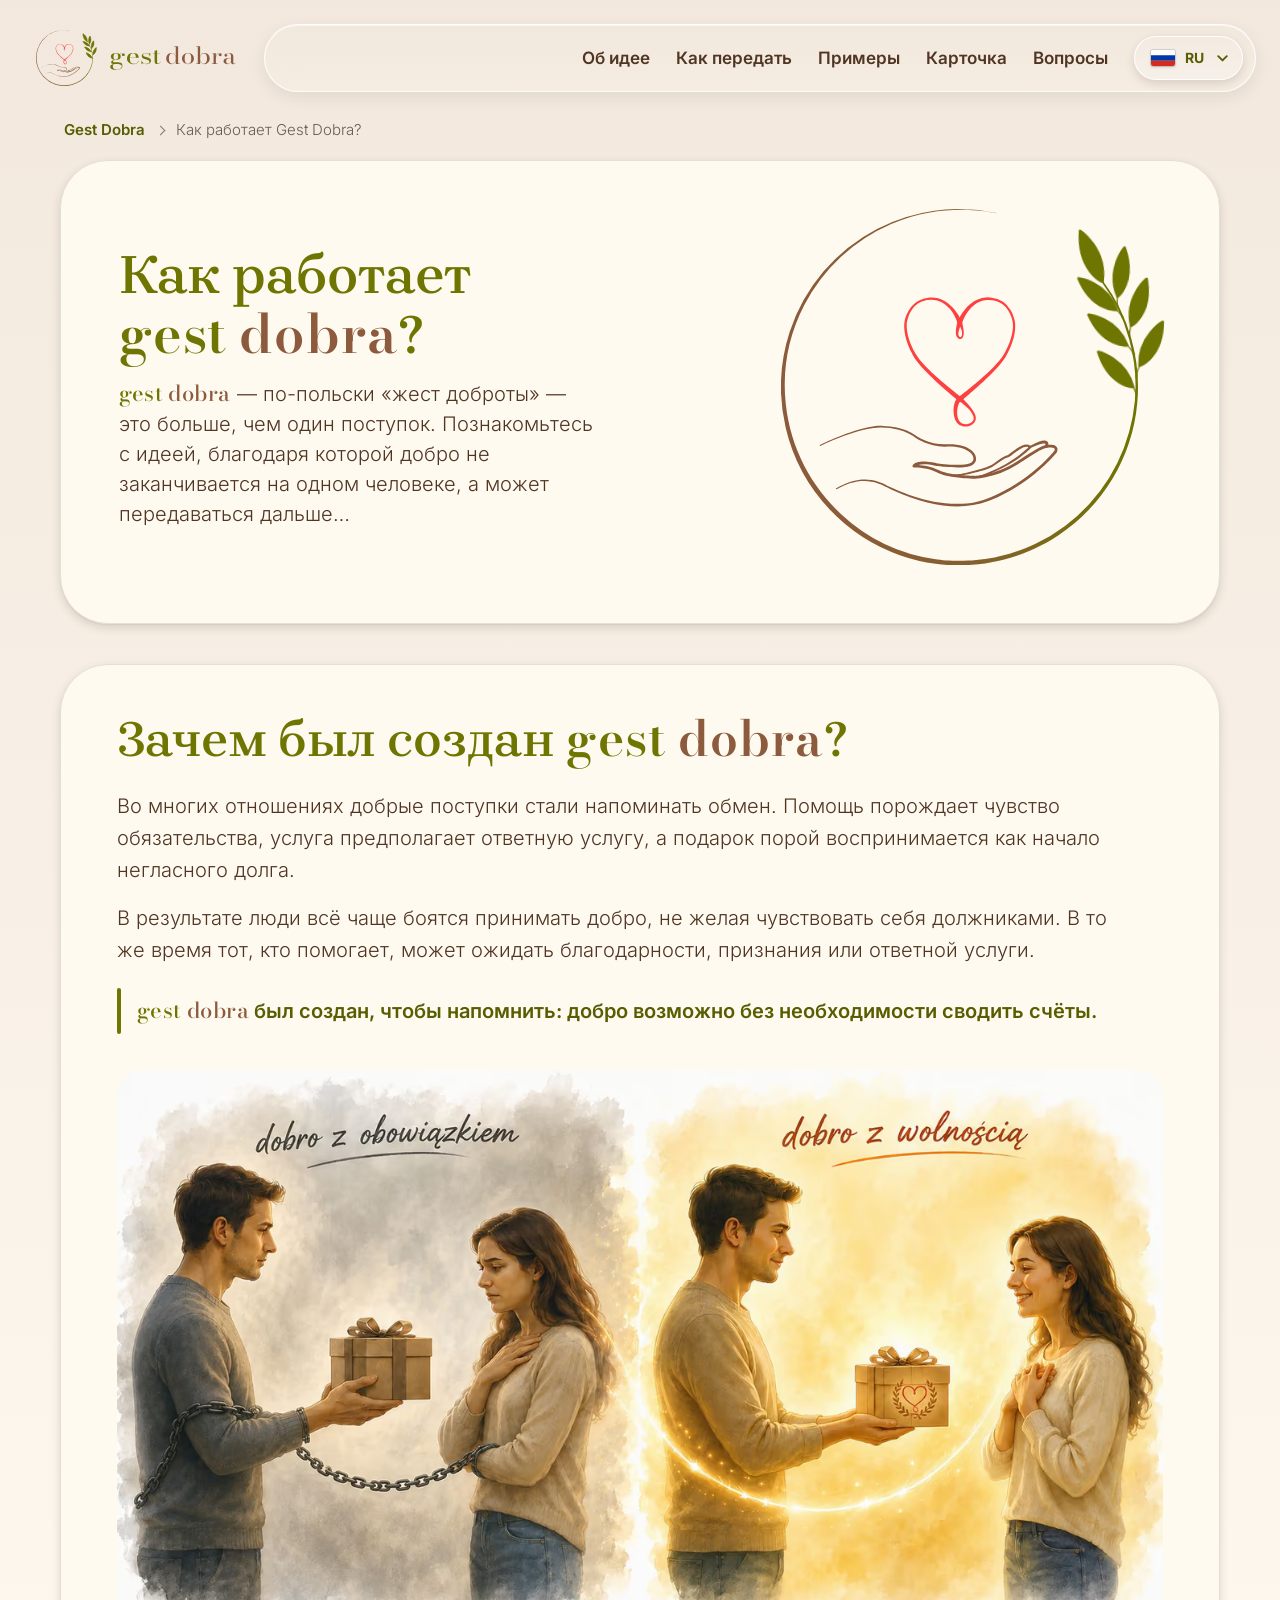
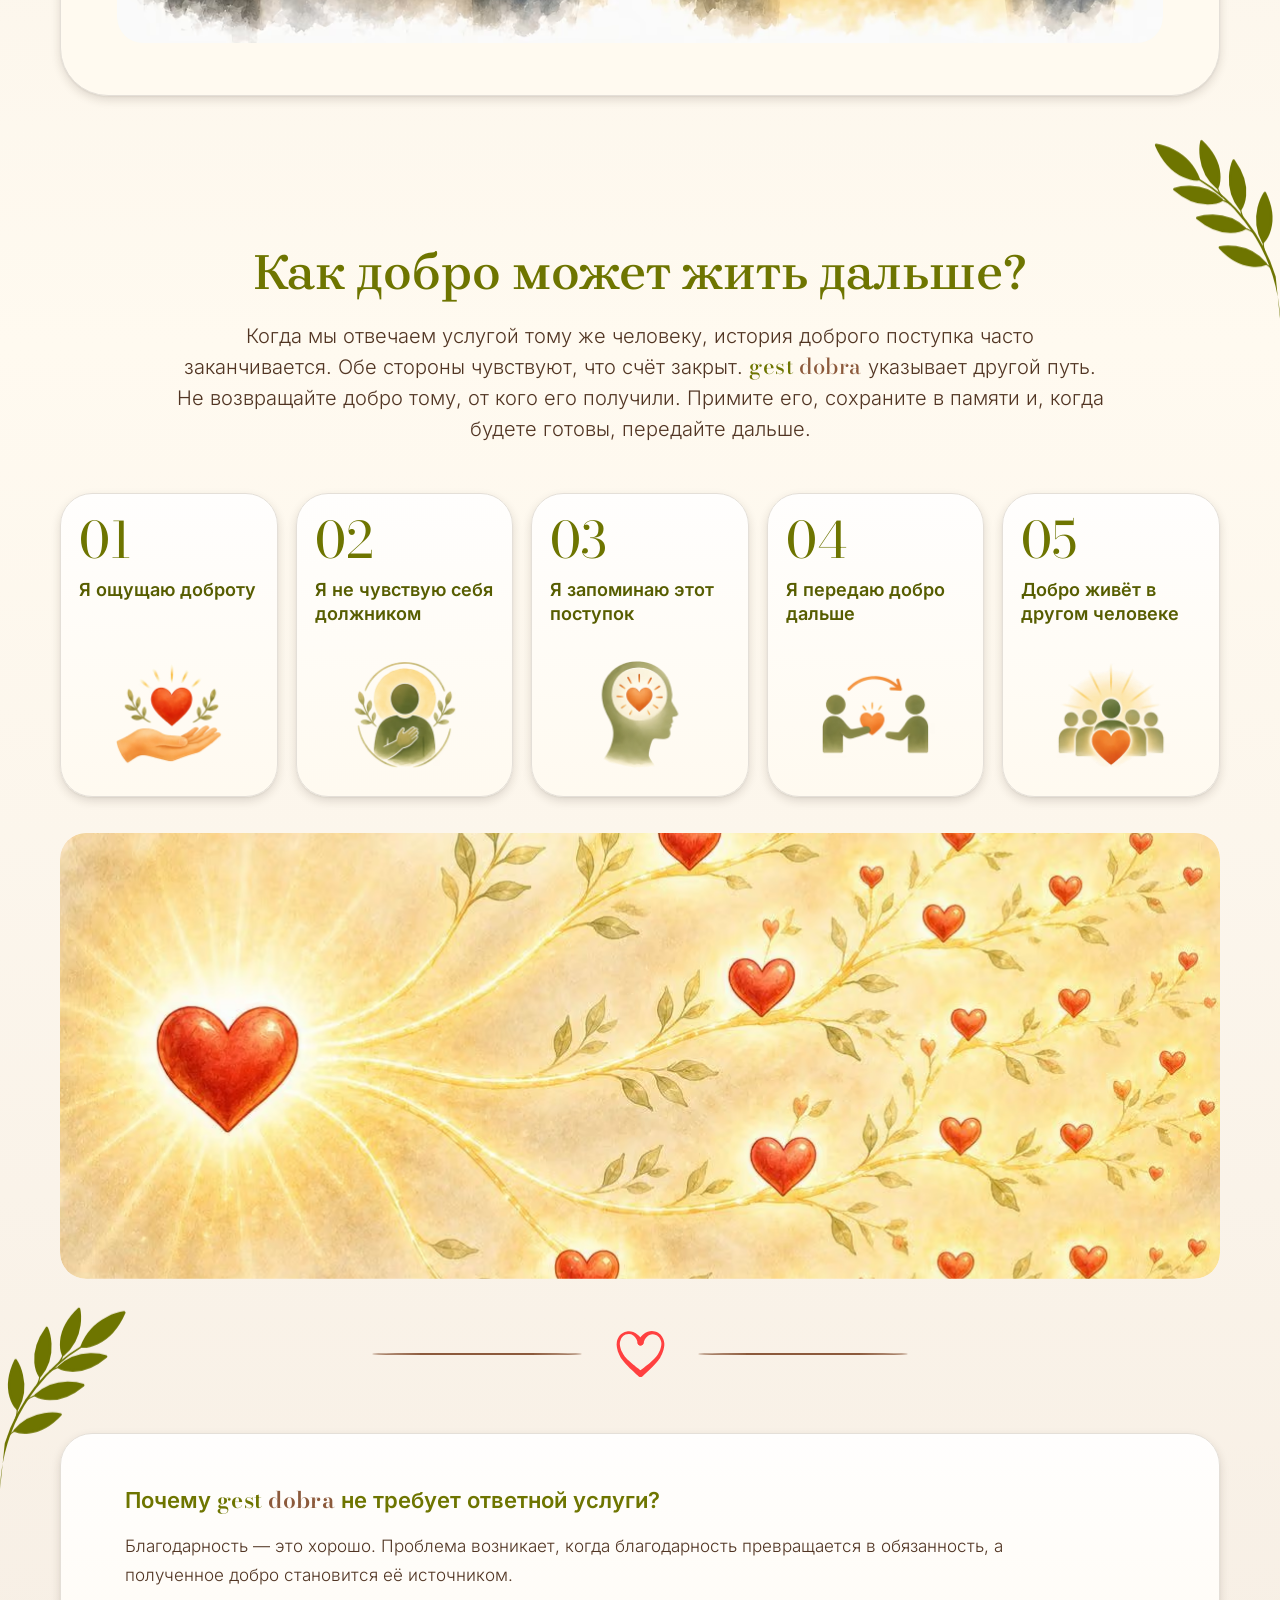
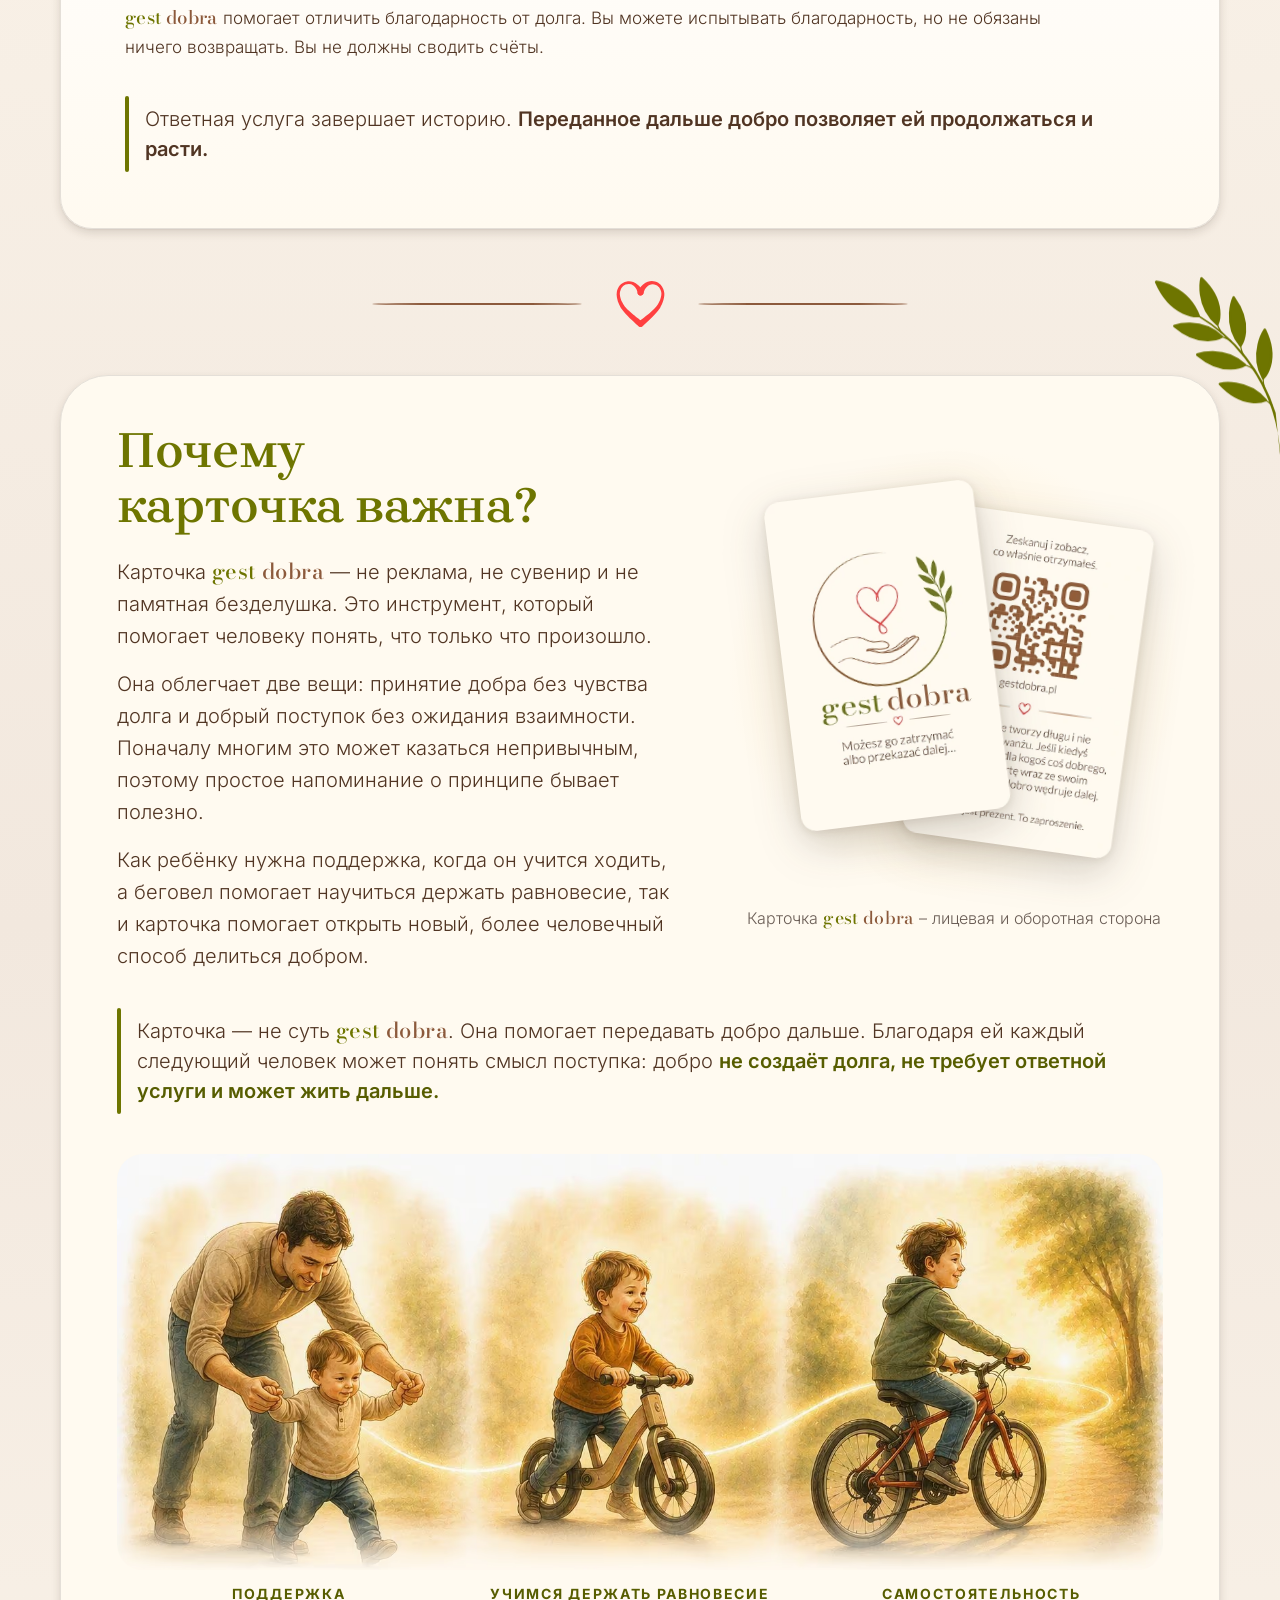
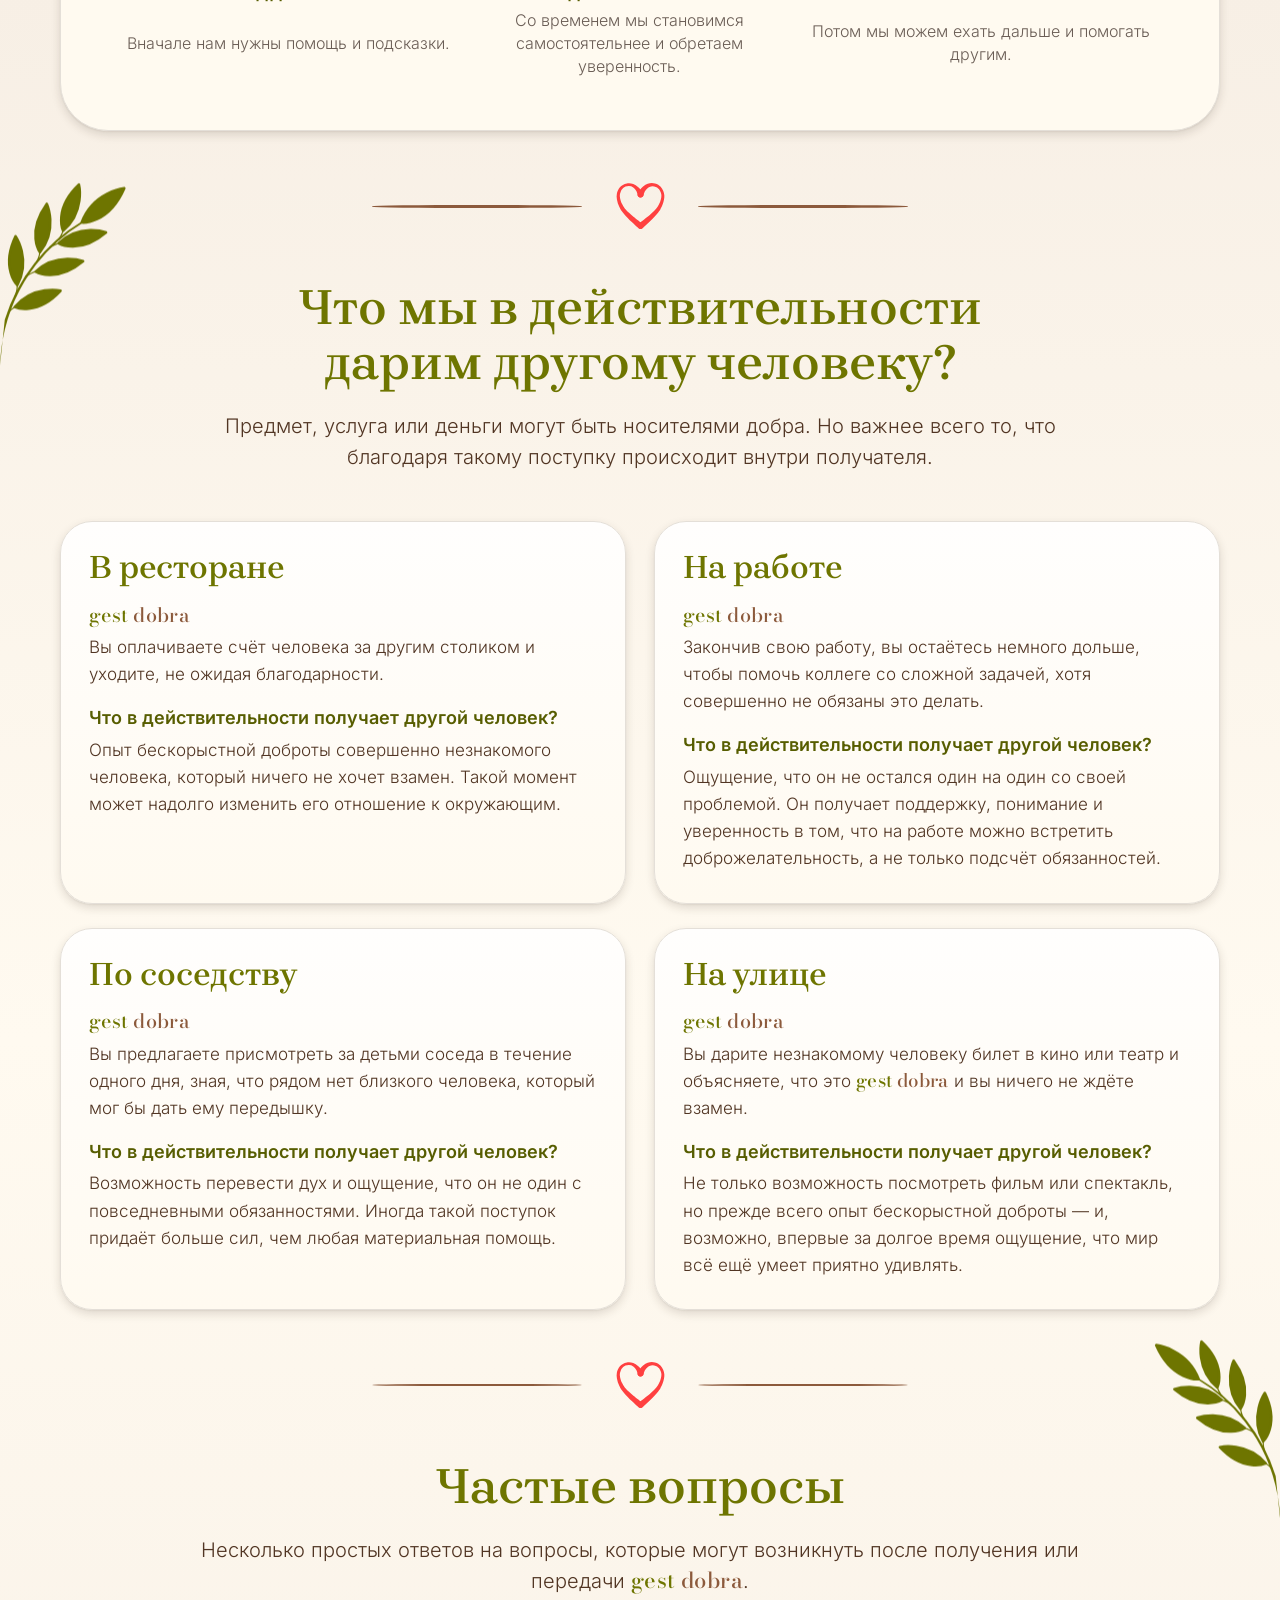
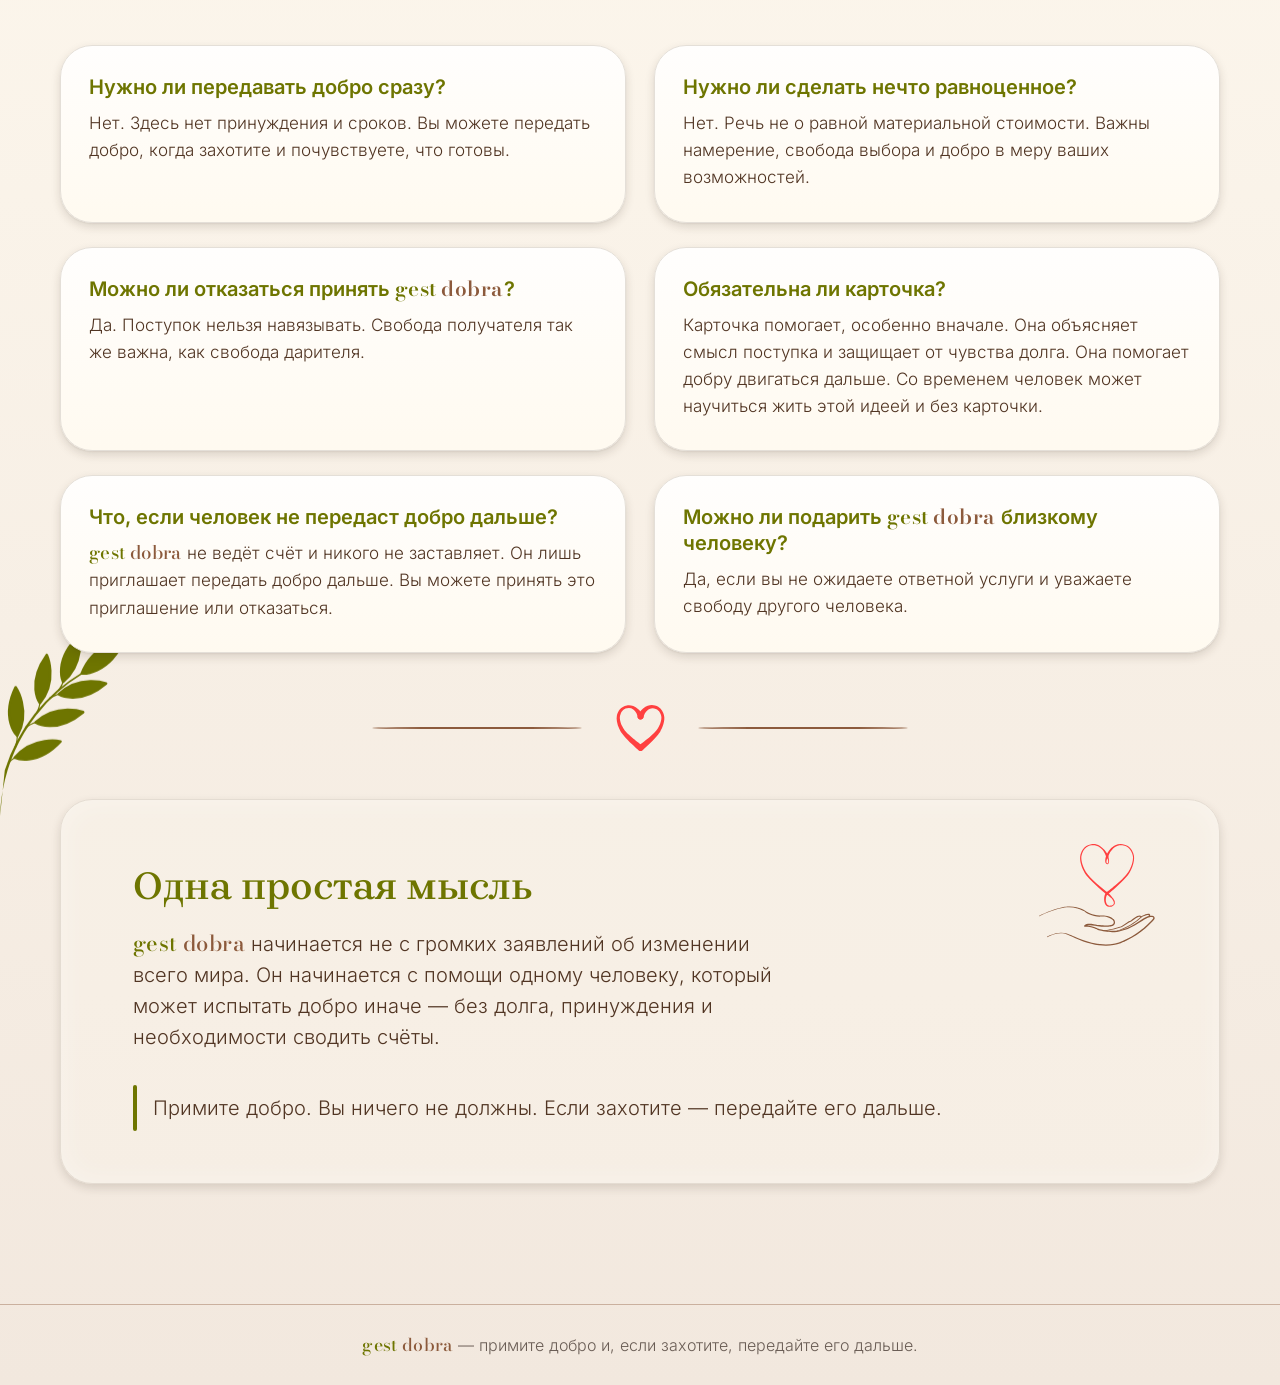
<file: ru/kak-eto-rabotaet.html>
<!doctype html>
<!-- Plik wygenerowany automatycznie (tools/build-i18n.mjs) z chce-zrozumiec-wiecej.html + i18n/ru.json – nie edytuj ręcznie. -->
<html lang="ru" class="no-js">
<head>
  <meta charset="utf-8">
  <meta name="viewport" content="width=device-width, initial-scale=1">
  <script>document.documentElement.className='js';setTimeout(function(){if(!window.__gdReady)document.documentElement.className='no-js'},4000);</script>

  <!-- i18n:head – generowane przez tools/build-i18n.mjs, nie edytuj ręcznie -->
  <title>Как работает Gest Dobra? Принципы, карточка и частые вопросы</title>
  <meta name="description" content="Узнайте, как работает Gest Dobra, почему он не создаёт долга и обязанности отвечать услугой, для чего нужна карточка и как передавать добро дальше.">
  <meta name="robots" content="index, follow, max-image-preview:large, max-snippet:-1">
  <link rel="canonical" href="https://gestdobra.pl/ru/kak-eto-rabotaet.html">
  <link rel="alternate" hreflang="pl" href="https://gestdobra.pl/chce-zrozumiec-wiecej.html">
  <link rel="alternate" hreflang="en" href="https://gestdobra.pl/en/how-it-works.html">
  <link rel="alternate" hreflang="el" href="https://gestdobra.pl/el/pos-leitourgei.html">
  <link rel="alternate" hreflang="ru" href="https://gestdobra.pl/ru/kak-eto-rabotaet.html">
  <link rel="alternate" hreflang="x-default" href="https://gestdobra.pl/chce-zrozumiec-wiecej.html">
  <meta property="og:type" content="website">
  <meta property="og:locale" content="ru_RU">
  <meta property="og:locale:alternate" content="pl_PL">
  <meta property="og:locale:alternate" content="en_GB">
  <meta property="og:locale:alternate" content="el_GR">
  <meta property="og:site_name" content="Gest Dobra">
  <meta property="og:title" content="Как работает Gest Dobra? Принципы, карточка и частые вопросы">
  <meta property="og:description" content="Познакомьтесь с принципами Gest Dobra, ролью карточки, отсутствием обязанности отвечать услугой и ответами на частые вопросы.">
  <meta property="og:url" content="https://gestdobra.pl/ru/kak-eto-rabotaet.html">
  <meta property="og:image" content="https://gestdobra.pl/assets/img/og-image-ru.jpg?v=3">
  <meta property="og:image:width" content="1200">
  <meta property="og:image:height" content="630">
  <meta property="og:image:alt" content="Логотип Gest Dobra – сердце над открытой ладонью и надпись «Примите добро»">
  <meta name="twitter:card" content="summary_large_image">
  <link rel="preload" href="../assets/fonts/inter-var-ru.woff2" as="font" type="font/woff2" crossorigin>
  <link rel="preload" href="../assets/fonts/brygada-1918-var-ru.woff2" as="font" type="font/woff2" crossorigin>
  <!-- /i18n:head -->
  <meta name="theme-color" content="#F2E8DE">
  <meta name="color-scheme" content="light">
  <meta name="format-detection" content="telephone=no">

  <!-- Ikony -->
  <link rel="icon" href="../favicon.ico" sizes="32x32">
  <link rel="icon" href="../icon.svg" type="image/svg+xml">
  <link rel="apple-touch-icon" href="../apple-touch-icon.png">
  <link rel="manifest" href="../site.webmanifest">

  <!-- Fonty hostowane lokalnie (RODO) -->
  <link rel="preload" href="../assets/fonts/brygada-1918-var-pl.woff2" as="font" type="font/woff2" crossorigin>

  <link rel="stylesheet" href="../css/style.css?v=1.9.5">
  <script src="../js/main.js?v=1.9.5" defer></script>

  <!-- i18n:jsonld – generowane, nie edytuj ręcznie -->
  <script type="application/ld+json">
  {
    "@context": "https://schema.org",
    "@graph": [
      {
        "@type": "Organization",
        "@id": "https://gestdobra.pl/#organization",
        "name": "Gest Dobra",
        "url": "https://gestdobra.pl/",
        "logo": {
          "@type": "ImageObject",
          "url": "https://gestdobra.pl/assets/img/icon-512.png",
          "width": 512,
          "height": 512
        },
        "slogan": "Przyjmij dobro i, jeśli chcesz, przekaż je dalej."
      },
      {
        "@type": "WebSite",
        "@id": "https://gestdobra.pl/#website",
        "url": "https://gestdobra.pl/",
        "name": "Gest Dobra",
        "inLanguage": [
          "pl-PL",
          "en-GB",
          "el-GR",
          "ru-RU"
        ],
        "publisher": {
          "@id": "https://gestdobra.pl/#organization"
        }
      },
      {
        "@type": "WebPage",
        "@id": "https://gestdobra.pl/ru/kak-eto-rabotaet.html#webpage",
        "url": "https://gestdobra.pl/ru/kak-eto-rabotaet.html",
        "name": "Как работает Gest Dobra? Принципы, карточка и частые вопросы",
        "description": "Узнайте, как работает Gest Dobra, почему он не создаёт долга и обязанности отвечать услугой, для чего нужна карточка и как передавать добро дальше.",
        "inLanguage": "ru-RU",
        "isPartOf": {
          "@id": "https://gestdobra.pl/#website"
        },
        "about": {
          "@id": "https://gestdobra.pl/#organization"
        },
        "primaryImageOfPage": {
          "@type": "ImageObject",
          "url": "https://gestdobra.pl/assets/img/og-image-ru.jpg?v=3",
          "width": 1200,
          "height": 630
        },
        "breadcrumb": {
          "@id": "https://gestdobra.pl/ru/kak-eto-rabotaet.html#breadcrumb"
        }
      },
      {
        "@type": "BreadcrumbList",
        "@id": "https://gestdobra.pl/ru/kak-eto-rabotaet.html#breadcrumb",
        "itemListElement": [
          {
            "@type": "ListItem",
            "position": 1,
            "name": "Gest Dobra",
            "item": "https://gestdobra.pl/ru/"
          },
          {
            "@type": "ListItem",
            "position": 2,
            "name": "Как работает Gest Dobra?",
            "item": "https://gestdobra.pl/ru/kak-eto-rabotaet.html"
          }
        ]
      },
      {
        "@type": "FAQPage",
        "@id": "https://gestdobra.pl/ru/kak-eto-rabotaet.html#faq",
        "inLanguage": "ru-RU",
        "isPartOf": {
          "@id": "https://gestdobra.pl/ru/kak-eto-rabotaet.html#webpage"
        },
        "mainEntity": [
          {
            "@type": "Question",
            "name": "Нужно ли передавать добро сразу?",
            "acceptedAnswer": {
              "@type": "Answer",
              "text": "Нет. Здесь нет принуждения и сроков. Вы можете передать добро, когда захотите и почувствуете, что готовы."
            }
          },
          {
            "@type": "Question",
            "name": "Нужно ли сделать нечто равноценное?",
            "acceptedAnswer": {
              "@type": "Answer",
              "text": "Нет. Речь не о равной материальной стоимости. Важны намерение, свобода выбора и добро в меру ваших возможностей."
            }
          },
          {
            "@type": "Question",
            "name": "Можно ли отказаться принять Gest Dobra?",
            "acceptedAnswer": {
              "@type": "Answer",
              "text": "Да. Поступок нельзя навязывать. Свобода получателя так же важна, как свобода дарителя."
            }
          },
          {
            "@type": "Question",
            "name": "Обязательна ли карточка?",
            "acceptedAnswer": {
              "@type": "Answer",
              "text": "Карточка помогает, особенно вначале. Она объясняет смысл поступка и защищает от чувства долга. Она помогает добру двигаться дальше. Со временем человек может научиться жить этой идеей и без карточки."
            }
          },
          {
            "@type": "Question",
            "name": "Что, если человек не передаст добро дальше?",
            "acceptedAnswer": {
              "@type": "Answer",
              "text": "Gest Dobra не ведёт счёт и никого не заставляет. Он лишь приглашает передать добро дальше. Вы можете принять это приглашение или отказаться."
            }
          },
          {
            "@type": "Question",
            "name": "Можно ли подарить Gest Dobra близкому человеку?",
            "acceptedAnswer": {
              "@type": "Answer",
              "text": "Да, если вы не ожидаете ответной услуги и уважаете свободу другого человека."
            }
          }
        ]
      }
    ]
  }
  </script>
  <!-- /i18n:jsonld -->
</head>
<body>
  <!-- wspólne kształty SVG (ikona serce + dłoń, serce separatora) -->
  <svg class="svg-sprite" aria-hidden="true" focusable="false">
    <defs>
      <g id="gd-hand"><path fill="#8C5A3C" fill-rule="evenodd" d="M60.77 85.63c.8.1 12.74 1.64 16.72-.05.66-.28 2.15-1.04 1.72-3-.04-.16-.2-.93-.98-1.87-.77-.93-2.65-2.3-5.61-3.1-3.42-.9-6.6-.62-7.49-.6-8.74.27-15.56-4.42-16.32-4.96-.2-.14-.31-.26-.83-.61-3.1-2.1-7-3.06-7.28-3.13a36 36 0 0 0-9.3-1.14c-11.01 0-28.55 8.26-31 9.46-.1.05-.11.05-.22.02l-.16-.14Q0 76.4.01 76.3c.04-.14.06-.13.2-.19.75-.38 9.9-4.91 19.3-7.69 7.55-2.23 11.35-2.16 13.08-2.13 10.95.19 16.36 4.51 16.76 4.84 1.34.94 8 5.13 16.16 4.65 1.21-.07 4.98-.31 8.79 1.02 3.21 1.13 4.65 2.74 4.76 2.86a6 6 0 0 1 1.41 2.51c.46 1.78-.03 4.15-3.65 5.06-.81.2-3.95.94-12.55.2a97 97 0 0 1-3.76-.41c-.09-.02-.08-.04-1.02-.23-3.06-.65-6.48-.97-8.59-.39 2.55.17 6.74.76 10.39 2.68.63.33 3.53 1.97 12.96 2.72 3.31.26 5.87.29 5.94.29s10.46-.49 20.9-7.05c3.74-2.36 8.23-5.36 10.85-6.85 2.63-1.5 4.75-2.34 7.5-2.14.63.04 2.66.2 3.12 1.77.28.93-.18 1.86-.42 2.26-.04.07-.03.07-.45.57-1.95 2.31-12.45 14.15-29.2 22.04-.46.22-3.03 1.43-5.86 2.48-12.7 4.74-29.3 3.27-48.62-5.55-3.99-1.82-5.56-2.78-8.24-3.7-4.3-1.46-10.47-2.26-19.58 2.25-.55.27-1.31.69-1.43.75-.1.05-.1.05-.21.02l-.17-.13c0-.07-.04-.14-.02-.21q.04-.1.13-.17s1.53-.84 3.06-1.55c11.07-5.14 17.96-2.33 22.83-.04 5.63 2.64 26.86 12.86 46.3 8.65a42 42 0 0 0 7.85-2.55c18.75-7.84 30.52-21.33 32.36-23.59.09-.14.55-.93.16-1.34-.56-.59-2.47-.63-3.7-.44-3.22.5-6.56 3.05-15.36 8.63a50 50 0 0 1-16.98 6.71 34 34 0 0 1-4.84.65c-.6-.01-6.63-.1-12.17-1.03-5.27-.87-7.02-1.98-7.7-2.32-4.98-2.5-10.98-2.44-11.6-2.43h-.23c-.06-.01-.4-.06-.56-.42-.02-.05-.14-.3 0-.6.03-.06.41-.76 1.42-1.29.6-.31 2.74-1.37 8.63-.41.33.05 1.56.26 2.81.57" clip-rule="evenodd"/><path fill="#8C5A3C" fill-rule="evenodd" d="M107.67 77.3c-.79-.4-2.1-.41-4.63 1.16-2.46 1.53-4.5 3.48-5.76 3.96-.47.18-.91.25-1.79.74-1.43.8-4 2.7-6.19 4.07-.75.47-3.3 1.97-12.2 3.83-2.05.43-4.62.9-5.29.99-1.18.15-2.44.17-2.44.17-.1-.04-.22-.04-.3-.12l-.12-.29q.03-.16.11-.3c.14-.14.16-.12.36-.12.47-.02 1.7-.08 2.69-.26 1.49-.27 3.36-.66 3.65-.72 8.49-1.8 11.38-3.23 11.97-3.51.61-.3.9-.47 2.06-1.25 2.84-1.9 4.63-3.34 6.13-3.94.88-.36.92-.26 1.54-.66 2.52-1.62 7.83-6.93 11.15-4.55.2.14.38.3.42.37a.6.6 0 0 1 .03.67c-.03.05-.06.1-.5.53a52 52 0 0 1-8.4 6.57c-8.13 5.23-15.49 7.4-17.58 8.07-.14.04-.15.04-.28-.03l-.18-.21c.01-.1-.02-.2.03-.28q.08-.1.2-.17c.01 0 1.14-.35 3.3-1.16 12.15-4.6 19.67-11.2 22.02-13.56" clip-rule="evenodd"/><path fill="#8C5A3C" fill-rule="evenodd" d="M116.77 77.4a.8.8 0 0 1-.55-.7c-.03-.24.01-.24.09-.48.01-.05.15-.5.08-.7-.04-.11-.7-.48-3.24.32a32 32 0 0 0-4.67 1.94c-.11.05-.11.06-.23.07a.54.54 0 0 1-.6-.48.6.6 0 0 1 .13-.4c.09-.1.1-.1.23-.17.17-.09 1.15-.61 2.12-1.07 1.8-.86 4.8-2.18 6.46-1.77.17.05 1.9.43 1.24 2.8l-.04.13-.16.28a.8.8 0 0 1-.55.27c-.16.02-.16.02-.31-.03" clip-rule="evenodd"/></g>
      <g id="gd-heart"><path fill="#FF4040" fill-rule="evenodd" d="M73.37 12.29c.1.49.08.52.25 1.3.17.83.16.87.3 1.59l.18 1.04c.04.22.16 1.02.2 1.65a5 5 0 0 1-.43 2.6c-.69 1.47-1.98 1.33-3 .07-.24-.3-.5-.7-.62-1.66-.25-1.94.37-4.52.73-5.87 0-.05.16-.61.17-.65l.1-.18c.03-.06.27-.44.79-.55.07-.01.52-.1.94.2q.15.11.15.14c.13.15.1.17.24.32m-.92 2.88c-.43.99-.86 2.23-.93 3.39-.05.9.15 1.17.18 1.22.26.45.7.88.98.75s.5-.68.53-.75c.35-.88.17-1.9.03-2.55a9 9 0 0 0-.37-1.14l-.3-.7z" clip-rule="evenodd"/><path fill="#FF4040" fill-rule="evenodd" d="M71.28 53.13c-.05-.05-.3-.4-.24-.9q.02-.23.14-.43c.16-.28.18-.27.43-.45 3.35-2.5 18.77-14.4 23.22-21.8 4.86-8.1 5.09-14.42 4.72-16.65-.14-.83-.74-3.92-2.69-6.64-2-2.8-4.34-3.87-5.88-4.36-.46-.14-1.96-.6-4.12-.6-1.57.02-4.9.32-8.23 3.5A21 21 0 0 0 74 11.68c-.35.82-.56 1.44-.61 1.62a1.21 1.21 0 0 1-2.36-.3c-.02-.3-.01-.31.1-.58.23-.56.98-2.23 2.3-4.19.76-1.13 3.27-4.89 7.42-6.9A13.4 13.4 0 0 1 88.7.15a12.9 12.9 0 0 1 9.61 6.26c.11.18 1.62 2.5 2.3 5.87.07.33.47 2 .06 5.16-.6 4.67-2.53 9.33-4.7 13.04-3.43 5.88-13.32 14.72-19.2 19.72-.3.26-2.21 1.88-3.79 3.15-.38.31-.82.25-.9.25-.5-.07-.76-.4-.8-.47" clip-rule="evenodd"/><path fill="#FF4040" fill-rule="evenodd" d="M73.2 53.13c-.05.06-.3.4-.8.46q-.24.03-.47-.03c-.31-.08-.3-.1-.55-.3-1.04-.84-10.78-8.7-17.5-15.89-4.17-4.46-5.35-6.69-5.94-7.75-4.31-7.84-4.7-14.18-4.21-16.92.61-3.47 3.26-11.22 11.7-12.43 2.91-.42 5.98-.16 9.19 1.74a20 20 0 0 1 4.96 4.4 28 28 0 0 1 3.8 6.1q.06.24.07.48a1.2 1.2 0 0 1-1.28 1.14 1.2 1.2 0 0 1-.83-.4c-.24-.27-.2-.3-.31-.64a20 20 0 0 0-.95-2.46c-1.32-2.8-2.72-4.4-2.98-4.71a15 15 0 0 0-4-3.33 12 12 0 0 0-3.01-1.12c-.44-.1-2.02-.45-4.39-.13-2.52.35-4.2 1.38-4.38 1.49-.9.52-3.85 2.34-5.57 7.13 0 .02-.72 1.96-.85 3.63-.18 2.39.23 8.36 4.86 16.01 4.18 6.92 18.41 18.2 23.1 21.74.26.2.28.18.44.45.03.07.24.43.11.91-.06.24-.06.24-.21.43" clip-rule="evenodd"/><path fill="#FF4040" fill-rule="evenodd" d="M72.97 51.42c.19.17.37.33 1.74 1.72.12.13 1 1.01 2.24 2.45.12.13 1.07 1.23 1.8 2.31.58.85 1.37 2.13 1.66 3.45a3.74 3.74 0 0 1-1.73 4.2 8 8 0 0 1-1.89.87c-.38.13-4.27 1.15-6.43-2.38-.9-1.47-1.27-3.46-1.33-5.47a14 14 0 0 1 .57-4.2 5.6 5.6 0 0 1 1.95-2.98c.14-.1.31-.15.34-.16.05-.02.28-.08.56-.03l.19.04c.17.08.15.1.33.18m-.62 2.47c-.78.92-1.27 2.65-1.44 4.32-.06.61-.08 1.87.1 3 .44 2.7 1.78 3.61 2.87 3.96 1.01.33 2 .21 2.5.1.8-.24 2.98-.92 3.02-2.8.01-.75-.24-1.73-1.2-3.14-.3-.45-.9-1.21-1.62-1.96a23 23 0 0 0-2.24-2.02c-1-.8-1.67-1.25-2-1.46" clip-rule="evenodd"/></g>
      <g id="gd-dheart"><path fill="#FF4040" fill-rule="evenodd" d="M331.53 55.54a3.8 3.8 0 0 1-.3-4.14c.51-.9.58-.86 1.43-1.44 6.08-4.22 19.01-13.87 23.05-20.38.05-.07 4.54-6.85 4.7-13.69.01-.56.06-1.66-.65-3.88-.67-2.04-2.66-6.85-8.3-7.8a10 10 0 0 0-5.86.62c-1.54.68-3.73 2.06-5.8 5.8a17 17 0 0 0-1.76 4.81l-.77 1.28a3.7 3.7 0 0 1-2.56 1.2c-.24.01-1.58.08-2.75-.98a3.7 3.7 0 0 1-1.2-2.57c-.06-1.04-.02-1.06.47-1.99.76-1.45 3.16-5.3 6.42-8.1 6.16-5.3 11.93-4.47 14.83-3.76 6.15 1.5 8.76 6.46 9.13 7.1.23.39 2.28 3.88 2.44 7.89.27 6.26-2.71 13.41-5 17.28-.94 1.59-4.32 7.16-19.41 20.89a173 173 0 0 1-2.84 2.54c-.45.22-.86.52-1.34.65-1.47.4-2.6-.25-2.8-.36-.1-.06-.68-.38-1.13-.97" clip-rule="evenodd"/><path fill="#FF4040" fill-rule="evenodd" d="M336.82 50.27c.1.1.63.56.95 1.13.12.2.76 1.33.37 2.8-.2.73-.2.74-.66 1.34a3.8 3.8 0 0 1-3.93 1.33c-1.03-.27-1-.36-1.8-1.05-.74-.64-9.33-8.06-15.65-14.91-5.29-5.73-6.75-8.54-8.06-11.39-2.86-6.18-3.85-12.3-2.97-16.25 1.19-5.36 4.88-11.6 12.45-12.74 3.11-.46 8.34-.7 14.19 4.62a38 38 0 0 1 2.56 2.61 42 42 0 0 1 3.78 5.14c.07.5.23.98.2 1.47a3.7 3.7 0 0 1-1.2 2.56 3.8 3.8 0 0 1-2.75 1c-.22-.02-1.53-.08-2.56-1.22-.53-.58-.8-.5-.77-1.29.01-.22-.16-1.45-.45-2.38-1.29-4.06-3.23-6.19-5.05-7.51a9.4 9.4 0 0 0-5.58-1.78c-6.3.1-8.9 4.3-10.03 7-.36.86-1 2.74-1.07 4.32-.05 1.08-.04 5.36 2.96 11.34 1.89 3.77 3.49 5.5 4.03 6.13 6.66 7.64 20.9 17.67 21.04 17.73m0 0q-.04-.02-.02 0z" clip-rule="evenodd"/></g>
    </defs>
  </svg>
  <a class="skip-link" href="#main">Перейти к содержимому</a>

  <header class="site-header" data-header>
    <div class="site-header__inner">
      <a class="logo" href="./" aria-label="Gest Dobra – в начало страницы">
        <img class="logo__img" src="../assets/img/logo.svg" width="229" height="65" alt="Gest Dobra" fetchpriority="high">
      </a>

      <div class="nav-pill">
        <nav class="nav" id="site-nav" aria-label="Основная навигация" data-nav>
          <ul class="nav__list" role="list">
            <li><a class="nav__link" href="./#o-idei">Об идее</a></li>
            <li><a class="nav__link" href="./#jak-przekazac">Как передать</a></li>
            <li><a class="nav__link" href="./#przyklady">Примеры</a></li>
            <li><a class="nav__link" href="#dlaczego-karta-jest-wazna">Карточка</a></li>
            <li><a class="nav__link" href="#faq">Вопросы</a></li>
          </ul>
        </nav>

        <!-- i18n:lang -->
        <div class="lang" data-lang>
          <button class="lang__toggle" type="button" aria-expanded="false" aria-controls="lang-menu" data-lang-toggle>
            <img class="flag" src="../assets/img/flags/ru.svg" width="24" height="16" alt="">
            <span class="lang__code" aria-hidden="true">RU</span>
            <span class="visually-hidden">Язык страницы: русский. Сменить язык</span>
            <svg class="lang__chevron" width="12" height="8" viewBox="0 0 14 9" aria-hidden="true" focusable="false"><path d="M1.5 1.5 7 7l5.5-5.5" fill="none" stroke="currentColor" stroke-width="2.4" stroke-linecap="round" stroke-linejoin="round"/></svg>
          </button>
          <ul class="lang__menu" id="lang-menu" role="list" hidden>
              <li><a class="lang__option" href="../chce-zrozumiec-wiecej.html" hreflang="pl" lang="pl"><img class="flag" src="../assets/img/flags/pl.svg" width="24" height="16" alt="" loading="lazy" decoding="async"><span class="lang__code">PL</span><span class="visually-hidden"> – Polski</span></a></li>
              <li><a class="lang__option" href="../en/how-it-works.html" hreflang="en" lang="en-GB"><img class="flag" src="../assets/img/flags/uk.svg" width="24" height="16" alt="" loading="lazy" decoding="async"><span class="lang__code">GB</span><span class="visually-hidden"> – English</span></a></li>
              <li><a class="lang__option" href="../el/pos-leitourgei.html" hreflang="el" lang="el"><img class="flag" src="../assets/img/flags/gr.svg" width="24" height="16" alt="" loading="lazy" decoding="async"><span class="lang__code">GR</span><span class="visually-hidden"> – Ελληνικά</span></a></li>
              <li><a class="lang__option is-active" href="./kak-eto-rabotaet.html" hreflang="ru" lang="ru" aria-current="page"><img class="flag" src="../assets/img/flags/ru.svg" width="24" height="16" alt="" loading="lazy" decoding="async"><span class="lang__code">RU</span><span class="visually-hidden"> – Русский</span><span class="lang__check" aria-hidden="true">✓</span></a></li>
          </ul>
        </div>
        <!-- /i18n:lang -->

        <button class="burger" type="button" aria-expanded="false" aria-controls="site-nav" data-label-open="Открыть меню" data-label-close="Закрыть меню" data-burger>
          <span class="burger__box" aria-hidden="true"><span></span><span></span><span></span></span>
          <span class="visually-hidden" data-burger-label>Открыть меню</span>
        </button>
      </div>
    </div>
  </header>

  <main id="main" tabindex="-1">

    <!-- HERO -->
    <section class="hero hero--sub" aria-labelledby="hero-title">
      <div class="container">
        <nav class="crumbs anim-load" aria-label="Навигационная цепочка">
          <ol role="list">
            <li><a href="./">Gest Dobra</a></li>
            <li aria-current="page">Как работает Gest Dobra?</li>
          </ol>
        </nav>
        <div class="hero__card hero__card--sub">
          <div class="hero__top">
            <div class="hero__text">
              <h1 class="hero__title hero__title--sub anim-load" id="hero-title" data-delay=".15">Как работает <span class="brand-name"><span class="brand-name__g">Gest</span> <span class="brand-name__d">Dobra</span></span>?</h1>
              <p class="hero__lead anim-load" data-delay=".3"><span class="brand-name"><span class="brand-name__g">Gest</span> <span class="brand-name__d">Dobra</span></span> — по-польски «жест доброты» — это больше, чем один поступок. Познакомьтесь с идеей, благодаря которой добро не заканчивается на одном человеке, а может передаваться дальше…</p>
            </div>

            <div class="hero__art art art--hero" role="img" aria-label="Логотип Gest Dobra: сердце в ладонях, окружённое светом и зелёными ветвями">
              <svg class="art__layer art__ring" viewBox="0 0 466 437" aria-hidden="true" focusable="false"><defs><linearGradient id="gd-ring" x1="2.33" x2="436.17" y1="217.32" y2="217.32" gradientUnits="userSpaceOnUse"><stop stop-color="#8C5A3C"/><stop offset=".53" stop-color="#85602F"/><stop offset="1" stop-color="#6E7500"/></linearGradient></defs><path fill="url(#gd-ring)" fill-rule="evenodd" d="M263.93 4.92c-.03.12.08.21-.04.19-16.1-3.24-68.91-12.51-128.67 13.22A217 217 0 0 0 28.59 117.7 215 215 0 0 0 5.86 239.24c5.73 54.36 31.65 101.47 67.85 134.97a214 214 0 0 0 115.95 55.19c19.38 2.71 68.7 7.15 123.1-19.1A216 216 0 0 0 420.5 293.06a216 216 0 0 0 6.38-133.77 215 215 0 0 0-34.26-70.6c-.24-.32-.25-.34-.19-.75l.4-.66c.25-.06.5-.22.75-.18.25.03.46.22.66.39a217.5 217.5 0 0 1 42.66 150.45c-6.02 67-42.39 125.85-96.16 161.97-45.88 30.83-99.82 42-151.18 35.15a218 218 0 0 1-43-10.27 219.5 219.5 0 0 1-86.83-56.34 218 218 0 0 1-54-100.27 219.6 219.6 0 0 1 4.94-117.53A219 219 0 0 1 118.3 24.12a216 216 0 0 1 69.87-22.1 219 219 0 0 1 75.76 2.9" clip-rule="evenodd"/></svg>
              <svg class="art__layer art__branch" viewBox="0 0 466 437" aria-hidden="true" focusable="false"><g class="leaf lf1"><path fill="#6E7500" fill-rule="evenodd" stroke="#6E7500" stroke-linecap="round" stroke-linejoin="round" stroke-miterlimit="1.5" stroke-width="3.34" d="M394.22 89.15s-31.81-10.22-32.79-59.6c0 0 34.19 19.1 32.79 59.6" clip-rule="evenodd"/></g><g class="leaf lf2"><path fill="#6E7500" fill-rule="evenodd" d="M413.95 119.2c.04.14.1.28.1.43 0 .06.02.46-.28.8a1.14 1.14 0 0 1-1.6.1 1 1 0 0 1-.33-.52c-.4-1.13-.8-3.65-.81-7.72 0-2.3.02-2.3.03-4.59 0-3.45.11-6.07.13-6.6.01-.13.03-.98.05-1.03.05-.14.06-.3.14-.43a1.13 1.13 0 0 1 1.54-.43 1.15 1.15 0 0 1 .56 1.22c-.09.51-.73 3.53-1 7.32-.35 5.11.68 9.93 1.46 11.43z" clip-rule="evenodd"/><path fill="#6E7500" fill-rule="evenodd" stroke="#6E7500" stroke-linecap="round" stroke-linejoin="round" stroke-miterlimit="1.5" stroke-width="3.33" d="M411.85 107.54s21.7-20.38 3.63-60.5c0 0-20.22 28.42-3.63 60.5" clip-rule="evenodd"/></g><g class="leaf lf3"><path fill="#6E7500" fill-rule="evenodd" d="M418.15 133.7c-.26-.7-1.78-3.68-5.97-7.53a46 46 0 0 0-5.15-3.93c-1.9-1.28-2.44-1.55-2.49-1.6q-.17-.15-.3-.33a1.13 1.13 0 0 1 1.22-1.7c.27.06.46.22.5.25l1.48 1.25c2.44 2.1 4.88 4.35 6.67 5.95 4.31 3.85 5.53 5.79 5.65 5.97.36.53.49.82.5.83q.05.21.07.44a1.13 1.13 0 0 1-1.15 1.11c-.46 0-.73-.28-.78-.33l-.25-.36z" clip-rule="evenodd"/><path fill="#6E7500" fill-rule="evenodd" stroke="#6E7500" stroke-linecap="round" stroke-linejoin="round" stroke-miterlimit="1.5" stroke-width="3.33" d="M410.9 124.16s-29.48 4.18-49.48-35c0 0 34.83 1.98 49.48 35" clip-rule="evenodd"/></g><g class="leaf lf4"><path fill="#6E7500" fill-rule="evenodd" d="M428.45 155.58c.01.14.05.29.03.43a1.14 1.14 0 0 1-2.01.56 1 1 0 0 1-.24-.56c-.2-1.19-.16-3.74.53-7.74.4-2.27.42-2.26.82-4.52.6-3.4 1.16-5.96 1.27-6.47l.22-1.02q.09-.2.21-.4c.05-.05.3-.35.75-.4a1.13 1.13 0 0 1 1.25 1c.03.27-.05.5-.06.54-.18.5-1.33 3.36-2.24 7.05-1.23 4.97-1.04 9.89-.53 11.5v.02" clip-rule="evenodd"/><path fill="#6E7500" fill-rule="evenodd" stroke="#6E7500" stroke-linecap="round" stroke-linejoin="round" stroke-miterlimit="1.5" stroke-width="3.33" d="M428.44 143.25s25.16-15.91 15-58.73c0 0-25.24 24.1-15 58.73" clip-rule="evenodd"/></g><g class="leaf lf5"><path fill="#6E7500" fill-rule="evenodd" d="M431.64 178.37c-.22-.7-1.6-3.76-5.58-7.81a46 46 0 0 0-4.95-4.18c-1.84-1.37-2.36-1.67-2.4-1.72q-.17-.17-.3-.35a1.13 1.13 0 0 1 .46-1.54c.4-.22.79-.11.85-.1.27.09.45.25.48.28l1.42 1.33c2.33 2.2 4.66 4.58 6.37 6.26 4.12 4.07 5.24 6.06 5.35 6.25.33.54.45.84.45.85.02.15.07.3.06.44-.03.46-.32.72-.37.77a1.14 1.14 0 0 1-1.6-.08l-.23-.38z" clip-rule="evenodd"/><path fill="#6E7500" fill-rule="evenodd" stroke="#6E7500" stroke-linecap="round" stroke-linejoin="round" stroke-miterlimit="1.5" stroke-width="3.33" d="M424.02 167.74s-29.43 4.51-49.86-34.46c0 0 34.84 1.61 49.86 34.46" clip-rule="evenodd"/></g><g class="leaf lf6"><path fill="#6E7500" fill-rule="evenodd" d="M437.02 206.06q.02.23-.01.44c-.02.06-.11.45-.5.7-.06.03-.4.25-.86.14-.07-.01-.45-.1-.7-.5a1 1 0 0 1-.18-.57c-.08-1.21.22-3.74 1.33-7.66.62-2.2.65-2.2 1.28-4.4.94-3.32 1.76-5.81 1.93-6.31l.32-.99q.12-.2.25-.37c.05-.05.33-.33.8-.33s.76.29.8.34a1.15 1.15 0 0 1 .22 1.32c-.23.47-1.67 3.2-2.96 6.78-1.74 4.81-2.06 9.73-1.72 11.39z" clip-rule="evenodd"/><path fill="#6E7500" fill-rule="evenodd" stroke="#6E7500" stroke-linecap="round" stroke-linejoin="round" stroke-miterlimit="1.5" stroke-width="3.33" d="M438.97 191.96s27.56-11.26 25.06-55.19c0 0-29.07 19.29-25.06 55.19" clip-rule="evenodd"/></g><g class="leaf lf7"><path fill="#6E7500" fill-rule="evenodd" d="M434.82 227.64c-.1-.74-.9-3.99-4.09-8.7a46 46 0 0 0-4.12-4.99c-1.57-1.67-2.03-2.06-2.06-2.12q-.12-.19-.22-.4c-.02-.06-.15-.43.06-.85.03-.06.21-.42.66-.58.44-.14.8.03.86.06.24.13.4.32.42.35l1.15 1.57c1.9 2.59 3.77 5.34 5.15 7.3 3.32 4.74 4.06 6.9 4.14 7.1.23.6.3.91.3.92q0 .23-.03.45a1.1 1.1 0 0 1-1.37.82c-.45-.1-.65-.44-.69-.5l-.16-.4z" clip-rule="evenodd"/><path fill="#6E7500" fill-rule="evenodd" stroke="#6E7500" stroke-linecap="round" stroke-linejoin="round" stroke-miterlimit="1.5" stroke-width="3.33" d="M431.31 218.55s-29.76.72-45.06-40.54c0 0 34.36 6.04 45.06 40.54" clip-rule="evenodd"/></g></svg>
              <svg class="art__layer art__hand" viewBox="0 0 466 437" aria-hidden="true" focusable="false"><path fill="#8C5A3C" fill-rule="evenodd" d="M191.99 311.96c1.88.25 30.28 3.92 39.75-.1 1.58-.66 5.1-2.48 4.08-7.12-.09-.39-.47-2.23-2.33-4.47-1.83-2.2-6.29-5.46-13.33-7.35-8.12-2.18-15.67-1.5-17.8-1.43-20.78.63-37.01-10.53-38.82-11.8-.47-.34-.74-.63-1.98-1.47-7.34-4.98-16.65-7.27-17.29-7.44a86 86 0 0 0-22.1-2.7c-26.2.02-67.91 19.64-73.75 22.5-.24.11-.25.11-.5.03l-.38-.33c-.01-.17-.09-.34-.03-.5.1-.32.16-.3.46-.44 1.81-.91 23.54-11.69 45.9-18.28 17.95-5.3 27-5.16 31.1-5.08 26.04.45 38.92 10.74 39.87 11.52 3.17 2.24 19 12.2 38.42 11.06 2.88-.17 11.82-.75 20.89 2.42 7.64 2.67 11.06 6.51 11.31 6.8 2.55 2.77 3.23 5.44 3.37 5.97 1.08 4.24-.07 9.87-8.68 12.01-1.94.49-9.4 2.26-29.85.48-4.57-.4-8.8-.94-8.95-.96-.19-.04-.18-.09-2.4-.55-7.3-1.54-15.41-2.3-20.44-.93 6.06.41 16.02 1.8 24.7 6.37 1.51.8 8.4 4.68 30.83 6.47 7.87.63 13.96.69 14.12.69.17 0 24.87-1.15 49.68-16.76 8.9-5.6 19.58-12.75 25.82-16.29 6.25-3.55 11.27-5.55 17.84-5.1 1.48.1 6.31.5 7.41 4.21.66 2.23-.44 4.45-1.01 5.39-.1.15-.07.17-1.07 1.35-4.64 5.5-29.6 33.66-69.43 52.4-1.09.52-7.2 3.4-13.93 5.9-30.22 11.28-69.66 7.76-115.61-13.2-9.47-4.32-13.2-6.61-19.59-8.78-10.24-3.49-24.9-5.39-46.55 5.33-1.3.65-3.13 1.65-3.4 1.8-.23.12-.25.12-.5.05l-.4-.32c-.02-.17-.1-.34-.05-.5.04-.17.19-.29.31-.4 0 0 3.62-2 7.26-3.68 26.33-12.22 42.7-5.54 54.3-.1 13.4 6.27 63.86 30.58 110.06 20.57a100 100 0 0 0 18.68-6.07c44.58-18.63 72.58-50.73 76.95-56.09.2-.33 1.3-2.2.38-3.18-1.33-1.4-5.87-1.5-8.8-1.04-7.65 1.2-15.6 7.25-36.51 20.5a118 118 0 0 1-40.37 15.96 80 80 0 0 1-11.52 1.54c-1.44-.02-15.76-.24-28.94-2.43-12.52-2.09-16.7-4.72-18.32-5.53-11.83-5.93-26.09-5.8-27.56-5.78-.05 0-.44.01-.56 0a1.72 1.72 0 0 1-1.33-2.4c.07-.16.99-1.84 3.38-3.08 1.44-.75 6.5-3.26 20.53-.99.78.13 3.71.61 6.68 1.35" clip-rule="evenodd"/><path fill="#8C5A3C" fill-rule="evenodd" d="M303.5 292.17c-1.88-.96-5.02-.98-11.01 2.76-5.84 3.64-10.68 8.28-13.7 9.42-1.12.42-2.17.6-4.26 1.76-3.4 1.9-9.52 6.42-14.7 9.67-1.79 1.12-7.84 4.68-29.04 9.11a272 272 0 0 1-12.55 2.35c-2.8.37-5.81.4-5.81.4-.24-.08-.52-.1-.7-.27l-.31-.7c.09-.23.1-.51.27-.7.34-.34.38-.29.86-.3 1.12-.04 4.04-.19 6.39-.61 3.54-.64 8-1.58 8.69-1.73 20.17-4.26 27.04-7.66 28.45-8.34a34 34 0 0 0 4.9-2.97c6.75-4.52 11.02-7.93 14.56-9.36 2.1-.85 2.2-.63 3.68-1.58 5.98-3.85 18.62-16.47 26.5-10.82.47.34.9.73 1.02.9.06.07.39.5.24 1.14 0 .04-.05.24-.19.44-.07.12-.13.22-1.17 1.25-2.66 2.64-9.31 8.78-19.98 15.64-19.33 12.43-36.83 17.6-41.81 19.17-.33.1-.35.1-.66-.05l-.42-.51c.02-.22-.04-.46.06-.65.1-.2.32-.3.5-.43 0 0 2.7-.81 7.81-2.75 28.9-10.92 46.78-26.64 52.38-32.24" clip-rule="evenodd"/><path fill="#8C5A3C" fill-rule="evenodd" d="M325.12 292.42c-.11-.04-.75-.25-1.11-.96a2 2 0 0 1-.2-.71c-.05-.6.04-.58.22-1.14.04-.13.37-1.2.2-1.69-.1-.25-1.66-1.13-7.71.77a77 77 0 0 0-11.1 4.6c-.27.14-.27.16-.56.19-.08 0-.52.05-.92-.28-.42-.34-.46-.8-.47-.88-.05-.52.23-.86.28-.92.22-.27.24-.25.55-.42.41-.22 2.74-1.46 5.05-2.55 4.26-2.03 11.42-5.19 15.36-4.2.4.1 4.5 1.03 2.93 6.65-.02.1-.09.31-.1.32-.12.22-.2.46-.37.66-.51.59-1.18.64-1.3.65-.38.03-.38.03-.75-.1" clip-rule="evenodd"/></svg>
              <svg class="art__layer art__heart" viewBox="0 0 466 437" aria-hidden="true" focusable="false"><path fill="#FF4040" fill-rule="evenodd" d="M221.93 137.59c.26 1.16.2 1.23.6 3.1.4 1.97.38 2.05.71 3.77.04.2.18.94.44 2.47.08.52.38 2.44.44 3.92.13 2.67-.19 4.47-1 6.2-1.62 3.49-4.7 3.16-7.12.15-.58-.72-1.2-1.64-1.5-3.95-.57-4.6.9-10.73 1.74-13.94l.42-1.55q.1-.22.22-.42c.1-.16.66-1.07 1.9-1.31a3 3 0 0 1 2.24.48c.25.19.33.28.36.31.3.36.24.4.55.77m-2.19 6.84c-1.02 2.36-2.05 5.32-2.2 8.06-.13 2.14.36 2.8.43 2.92.6 1.07 1.65 2.1 2.32 1.78.69-.31 1.2-1.62 1.26-1.79.85-2.09.42-4.54.08-6.06a23 23 0 0 0-1.6-4.37z" clip-rule="evenodd"/><path fill="#FF4040" fill-rule="evenodd" d="M216.96 234.71c-.1-.14-.72-.94-.57-2.13q.07-.56.35-1.05c.37-.65.42-.62 1.02-1.07 7.95-5.95 44.63-34.23 55.22-51.84 11.55-19.23 12.09-34.27 11.2-39.58-.32-1.97-1.75-9.3-6.39-15.79a26.7 26.7 0 0 0-13.97-10.35 31 31 0 0 0-9.81-1.42c-3.73.03-11.64.73-19.56 8.3-2.5 2.39-7.23 7.54-11 16.35a42 42 0 0 0-1.46 3.86 2.8 2.8 0 0 1-1.5 1.7q-.51.24-1.08.28a3 3 0 0 1-2.1-.75c-.88-.79-.93-1.79-.94-1.96-.04-.7-.02-.71.25-1.36a61 61 0 0 1 5.45-9.95c1.81-2.7 7.8-11.64 17.65-16.42a32 32 0 0 1 18.68-2.8 30.7 30.7 0 0 1 22.84 14.9c.26.42 3.86 5.94 5.48 13.95.15.77 1.1 4.75.14 12.26-1.43 11.11-6.02 22.17-11.18 31-8.17 14-31.67 35-45.66 46.9-.71.61-5.25 4.47-9 7.5-.92.72-1.97.59-2.14.57-1.2-.16-1.81-.96-1.92-1.1" clip-rule="evenodd"/><path fill="#FF4040" fill-rule="evenodd" d="M221.52 234.7a2.9 2.9 0 0 1-3.02 1.03c-.74-.2-.72-.26-1.31-.73-2.47-1.99-25.62-20.69-41.6-37.76-9.92-10.6-12.73-15.92-14.12-18.44-10.26-18.64-11.17-33.72-10.02-40.24 1.45-8.24 7.75-26.66 27.83-29.55 6.92-1 14.21-.38 21.84 4.14 5.82 3.46 9.94 8.24 11.8 10.48a67 67 0 0 1 9.04 14.49c.05.38.18.75.16 1.13-.01.17-.06 1.17-.94 1.96a2.87 2.87 0 0 1-4.08-.19c-.58-.64-.49-.7-.74-1.53a46 46 0 0 0-2.27-5.84c-3.11-6.66-6.46-10.48-7.08-11.2a34 34 0 0 0-9.52-7.91 28 28 0 0 0-7.14-2.68 29 29 0 0 0-10.43-.3c-6 .82-10 3.29-10.42 3.53-2.15 1.26-9.15 5.56-13.24 16.97-.01.03-1.72 4.65-2.03 8.63-.43 5.67.56 19.87 11.55 38.07 9.94 16.44 43.8 43.29 54.95 51.69.6.45.65.42 1.02 1.07.09.15.58 1.02.28 2.16-.15.56-.15.57-.5 1.02" clip-rule="evenodd"/><path fill="#FF4040" fill-rule="evenodd" d="M220.98 230.63c.45.42.89.79 4.15 4.1.3.3 2.39 2.4 5.33 5.81.28.33 2.53 2.94 4.29 5.5 1.37 2.01 3.24 5.06 3.94 8.2 1.36 6.2-2.8 9.11-4.12 9.97-.56.36-2 1.27-4.5 2.1-.9.3-10.14 2.71-15.29-5.66-2.15-3.5-3.03-8.24-3.17-13.01-.02-.59-.07-5.44 1.37-9.97 1.17-3.67 2.84-5.78 4.64-7.1.33-.25.74-.37.81-.4a3 3 0 0 1 1.33-.07c.3.05.4.1.43.11.41.18.38.24.8.42m-1.47 5.88c-1.85 2.2-3.01 6.3-3.4 10.26-.15 1.46-.22 4.44.22 7.13 1.05 6.41 4.24 8.6 6.82 9.43 2.4.77 4.78.5 5.97.23 1.88-.56 7.05-2.19 7.15-6.65.04-1.78-.56-4.12-2.83-7.47a38 38 0 0 0-3.86-4.65c-2-2.05-3.66-3.47-5.33-4.81a58 58 0 0 0-4.74-3.47" clip-rule="evenodd"/></svg>
            </div>
          </div>
        </div>
      </div>
    </section>

    <!-- DLACZEGO POWSTAŁ -->
    <section class="section section--why" id="dlaczego" aria-labelledby="dlaczego-title">
      <div class="container">
        <article class="panel" data-reveal="up">
          <h2 class="section__title panel__title" id="dlaczego-title" data-split>Зачем был создан <span class="brand-name"><span class="brand-name__g">Gest</span> <span class="brand-name__d">Dobra</span></span>?</h2>
          <div class="panel__body">
            <p>Во многих отношениях добрые поступки стали напоминать обмен. Помощь порождает чувство обязательства, услуга предполагает ответную услугу, а подарок порой воспринимается как начало негласного долга.</p>
            <p>В результате люди всё чаще боятся принимать добро, не желая чувствовать себя должниками. В то же время тот, кто помогает, может ожидать благодарности, признания или ответной услуги.</p>
          </div>
          <blockquote class="quote quote--strong" data-reveal="quote">
            <p><strong><span class="brand-name"><span class="brand-name__g">Gest</span> <span class="brand-name__d">Dobra</span></span> был создан, чтобы напомнить: добро возможно без необходимости сводить счёты.</strong></p>
          </blockquote>
          <figure class="panel__media" data-reveal="wipe-right">
            <picture><source srcset="../assets/img/jak-dziala/dobro-z-wolnoscia-700.avif 700w, ../assets/img/jak-dziala/dobro-z-wolnoscia-1300.avif 1300w" sizes="(max-width: 1240px) calc(100vw - 96px), 1060px" type="image/avif"><img src="../assets/img/jak-dziala/dobro-z-wolnoscia-700.webp" srcset="../assets/img/jak-dziala/dobro-z-wolnoscia-700.webp 700w, ../assets/img/jak-dziala/dobro-z-wolnoscia-1300.webp 1300w" sizes="(max-width: 1240px) calc(100vw - 96px), 1060px" width="1300" height="713" alt="Сравнение добра, создающего обязательство, с добром, которое дарят свободно" loading="lazy" decoding="async"></picture>
          </figure>
        </article>
      </div>
    </section>

    <!-- JAK DOBRO ŻYJE DŁUŻEJ -->
    <section class="section section--life" id="jak-dobro-zyje-dluzej" aria-labelledby="zycie-title">
      <div class="leaf leaf--right leaf--s1" aria-hidden="true" data-parallax="0.06">
        <img src="../assets/img/leaf-right.svg" width="200" height="288" alt="" loading="lazy" decoding="async" data-reveal="leaf">
      </div>

      <div class="container">
        <div class="divider" aria-hidden="true" data-reveal="divider">
          <span class="divider__line"></span>
          <svg class="divider__heart" viewBox="304 0 60 57" width="60" height="57" focusable="false"><mask id="dh-1" maskUnits="userSpaceOnUse" x="296" y="-8" width="76" height="73"><path class="divider__draw" pathLength="100" transform="translate(304 0)" d="M30.2 18.6C29.6 10.2 23.4 3.4 15.6 3.4 8 3.4 2.6 9.6 2.6 17.6c0 11.6 12.6 21.4 27.4 36 14.4-14.4 27.4-24.4 27.4-36 0-8-5.4-14.2-13-14.2-7.8 0-13.6 6.8-14.2 15.2Z" fill="none" stroke="#fff" stroke-width="10" stroke-linecap="round" stroke-linejoin="round"/></mask><use href="#gd-dheart" mask="url(#dh-1)"/></svg>
          <span class="divider__line"></span>
        </div>

        <header class="section__head">
          <h2 class="section__title" id="zycie-title" data-split>Как добро может жить дальше?</h2>
          <p class="section__lead" data-reveal="up" data-delay=".25">Когда мы отвечаем услугой тому же человеку, история доброго поступка часто заканчивается. Обе стороны чувствуют, что счёт закрыт. <span class="brand-name"><span class="brand-name__g">Gest</span> <span class="brand-name__d">Dobra</span></span> указывает другой путь. Не возвращайте добро тому, от кого его получили. Примите его, сохраните в памяти и, когда будете готовы, передайте дальше.</p>
        </header>

        <ol class="life-steps" role="list" data-stagger>
          <li class="life-step" data-reveal="up">
            <span class="life-step__num" aria-hidden="true">01</span>
            <h3 class="life-step__title">Я ощущаю доброту</h3>
            <span class="life-step__icon"><picture><source srcset="../assets/img/jak-dziala/krok-1-doswiadczam-dobra.avif" type="image/avif"><img src="../assets/img/jak-dziala/krok-1-doswiadczam-dobra.webp" width="240" height="240" alt="Открытая ладонь принимает сердце — символ пережитой доброты" loading="lazy" decoding="async"></picture></span>
          </li>
          <li class="life-step" data-reveal="up">
            <span class="life-step__num" aria-hidden="true">02</span>
            <h3 class="life-step__title">Я не чувствую себя должником</h3>
            <span class="life-step__icon"><picture><source srcset="../assets/img/jak-dziala/krok-2-nie-czuje-dlugu.avif" type="image/avif"><img src="../assets/img/jak-dziala/krok-2-nie-czuje-dlugu.webp" width="240" height="240" alt="Спокойный человек с рукой на сердце — символ добра без долга" loading="lazy" decoding="async"></picture></span>
          </li>
          <li class="life-step" data-reveal="up">
            <span class="life-step__num" aria-hidden="true">03</span>
            <h3 class="life-step__title">Я запоминаю этот поступок</h3>
            <span class="life-step__icon"><picture><source srcset="../assets/img/jak-dziala/krok-3-zapamietuje-ten-gest.avif" type="image/avif"><img src="../assets/img/jak-dziala/krok-3-zapamietuje-ten-gest.webp" width="240" height="240" alt="Контур головы с сердцем внутри — символ доброго поступка, сохранённого в памяти" loading="lazy" decoding="async"></picture></span>
          </li>
          <li class="life-step" data-reveal="up">
            <span class="life-step__num" aria-hidden="true">04</span>
            <h3 class="life-step__title">Я передаю добро дальше</h3>
            <span class="life-step__icon"><picture><source srcset="../assets/img/jak-dziala/krok-4-przekazuje-dobro-dalej.avif" type="image/avif"><img src="../assets/img/jak-dziala/krok-4-przekazuje-dobro-dalej.webp" width="240" height="240" alt="Два человека передают сердце — символ добра, передаваемого дальше" loading="lazy" decoding="async"></picture></span>
          </li>
          <li class="life-step" data-reveal="up">
            <span class="life-step__num" aria-hidden="true">05</span>
            <h3 class="life-step__title">Добро живёт в другом человеке</h3>
            <span class="life-step__icon"><picture><source srcset="../assets/img/jak-dziala/krok-5-dobro-zyje-w-kolejnej-osobie.avif" type="image/avif"><img src="../assets/img/jak-dziala/krok-5-dobro-zyje-w-kolejnej-osobie.webp" width="240" height="240" alt="Группа людей с сердцем — символ добра, продолжающего жить в другом человеке" loading="lazy" decoding="async"></picture></span>
          </li>
        </ol>

        <figure class="banner" data-reveal="wipe-left">
          <picture><source srcset="../assets/img/jak-dziala/dobro-zyje-dluzej-kadr-700.avif 700w, ../assets/img/jak-dziala/dobro-zyje-dluzej-kadr-1162.avif 1162w" sizes="(max-width: 1240px) calc(100vw - 48px), 1160px" type="image/avif"><img src="../assets/img/jak-dziala/dobro-zyje-dluzej-kadr-700.webp" srcset="../assets/img/jak-dziala/dobro-zyje-dluzej-kadr-700.webp 700w, ../assets/img/jak-dziala/dobro-zyje-dluzej-kadr-1162.webp 1162w" sizes="(max-width: 1240px) calc(100vw - 48px), 1160px" width="1162" height="730" alt="Одно сердце, от которого расходятся светящиеся ветви к другим сердцам" loading="lazy" decoding="async"></picture>
        </figure>
      </div>
    </section>

    <!-- BEZ REWANŻU -->
    <section class="section section--norev" aria-labelledby="rewanz-title">
      <div class="leaf leaf--left leaf--s2" aria-hidden="true" data-parallax="0.05">
        <img src="../assets/img/leaf-left.svg" width="200" height="288" alt="" loading="lazy" decoding="async" data-reveal="leaf">
      </div>

      <div class="container">
        <div class="divider" aria-hidden="true" data-reveal="divider">
          <span class="divider__line"></span>
          <svg class="divider__heart" viewBox="304 0 60 57" width="60" height="57" focusable="false"><mask id="dh-2" maskUnits="userSpaceOnUse" x="296" y="-8" width="76" height="73"><path class="divider__draw" pathLength="100" transform="translate(304 0)" d="M30.2 18.6C29.6 10.2 23.4 3.4 15.6 3.4 8 3.4 2.6 9.6 2.6 17.6c0 11.6 12.6 21.4 27.4 36 14.4-14.4 27.4-24.4 27.4-36 0-8-5.4-14.2-13-14.2-7.8 0-13.6 6.8-14.2 15.2Z" fill="none" stroke="#fff" stroke-width="10" stroke-linecap="round" stroke-linejoin="round"/></mask><use href="#gd-dheart" mask="url(#dh-2)"/></svg>
          <span class="divider__line"></span>
        </div>

        <article class="card card--wide card--norev" data-reveal="up">
          <h2 class="card__title" id="rewanz-title">Почему <span class="brand-name"><span class="brand-name__g">Gest</span> <span class="brand-name__d">Dobra</span></span> не требует ответной услуги?</h2>
          <p>Благодарность — это хорошо. Проблема возникает, когда благодарность превращается в обязанность, а полученное добро становится её источником.</p>
          <p><span class="brand-name"><span class="brand-name__g">Gest</span> <span class="brand-name__d">Dobra</span></span> помогает отличить благодарность от долга. Вы можете испытывать благодарность, но не обязаны ничего возвращать. Вы не должны сводить счёты.</p>
          <blockquote class="quote" data-reveal="quote">
            <p>Ответная услуга завершает историю. <strong>Переданное дальше добро позволяет ей продолжаться и расти.</strong></p>
          </blockquote>
        </article>
      </div>
    </section>

    <!-- KARTA -->
    <section class="section section--card" id="dlaczego-karta-jest-wazna" aria-labelledby="karta-title">
      <div class="leaf leaf--right leaf--s3" aria-hidden="true" data-parallax="0.06">
        <img src="../assets/img/leaf-right.svg" width="200" height="288" alt="" loading="lazy" decoding="async" data-reveal="leaf">
      </div>

      <div class="container">
        <div class="divider" aria-hidden="true" data-reveal="divider">
          <span class="divider__line"></span>
          <svg class="divider__heart" viewBox="304 0 60 57" width="60" height="57" focusable="false"><mask id="dh-3" maskUnits="userSpaceOnUse" x="296" y="-8" width="76" height="73"><path class="divider__draw" pathLength="100" transform="translate(304 0)" d="M30.2 18.6C29.6 10.2 23.4 3.4 15.6 3.4 8 3.4 2.6 9.6 2.6 17.6c0 11.6 12.6 21.4 27.4 36 14.4-14.4 27.4-24.4 27.4-36 0-8-5.4-14.2-13-14.2-7.8 0-13.6 6.8-14.2 15.2Z" fill="none" stroke="#fff" stroke-width="10" stroke-linecap="round" stroke-linejoin="round"/></mask><use href="#gd-dheart" mask="url(#dh-3)"/></svg>
          <span class="divider__line"></span>
        </div>

        <article class="panel panel--card" data-reveal="up">
          <div class="karta">
            <div class="karta__text">
              <h2 class="section__title panel__title" id="karta-title" data-split>Почему карточка важна?</h2>
              <p>Карточка <span class="brand-name"><span class="brand-name__g">Gest</span> <span class="brand-name__d">Dobra</span></span> — не реклама, не сувенир и не памятная безделушка. Это инструмент, который помогает человеку понять, что только что произошло.</p>
              <p>Она облегчает две вещи: принятие добра без чувства долга и добрый поступок без ожидания взаимности. Поначалу многим это может казаться непривычным, поэтому простое напоминание о принципе бывает полезно.</p>
              <p>Как ребёнку нужна поддержка, когда он учится ходить, а беговел помогает научиться держать равновесие, так и карточка помогает открыть новый, более человечный способ делиться добром.</p>
            </div>
            <figure class="karta__stage" data-reveal="cards">
              <div class="karta__cards">
                <img class="karta__card karta__card--back" src="../assets/img/jak-dziala/karta-tyl.webp" width="326" height="512" alt="Оборотная сторона карточки Gest Dobra: QR-код со ссылкой на gestdobra.pl и краткое объяснение идеи по-польски" loading="lazy" decoding="async">
                <img class="karta__card karta__card--front" src="../assets/img/jak-dziala/karta-przod.webp" width="326" height="512" alt="Лицевая сторона карточки Gest Dobra: логотип с сердцем над открытой ладонью и надпись по-польски «Можешь оставить её себе или передать дальше…»" loading="lazy" decoding="async">
              </div>
              <figcaption class="karta__caption">Карточка <span class="brand-name"><span class="brand-name__g">Gest</span> <span class="brand-name__d">Dobra</span></span> – лицевая и оборотная сторона</figcaption>
            </figure>
          </div>
          <blockquote class="quote quote--card" data-reveal="quote">
            <p>Карточка — не суть <span class="brand-name"><span class="brand-name__g">Gest</span> <span class="brand-name__d">Dobra</span></span>. Она помогает передавать добро дальше. Благодаря ей каждый следующий человек может понять смысл поступка: добро <strong>не создаёт долга, не требует ответной услуги и может жить дальше.</strong></p>
          </blockquote>
          <figure class="journey">
            <div class="journey__media" data-reveal="wipe-right">
              <picture><source srcset="../assets/img/jak-dziala/od-wsparcia-do-samodzielnosci-760.avif 760w, ../assets/img/jak-dziala/od-wsparcia-do-samodzielnosci-1536.avif 1536w" sizes="(max-width: 1240px) calc(100vw - 96px), 1060px" type="image/avif"><img src="../assets/img/jak-dziala/od-wsparcia-do-samodzielnosci-760.webp" srcset="../assets/img/jak-dziala/od-wsparcia-do-samodzielnosci-760.webp 760w, ../assets/img/jak-dziala/od-wsparcia-do-samodzielnosci-1536.webp 1536w" sizes="(max-width: 1240px) calc(100vw - 96px), 1060px" width="1536" height="612" alt="Путь от поддержки к самостоятельности — символ роли карточки Gest Dobra" loading="lazy" decoding="async"></picture>
            </div>
            <figcaption>
              <ol class="journey__steps" role="list" data-stagger>
              <li class="journey__step"><strong>Поддержка</strong> <span>Вначале нам нужны помощь и подсказки.</span></li>
              <li class="journey__step"><strong>Учимся держать равновесие</strong> <span>Со временем мы становимся самостоятельнее и обретаем уверенность.</span></li>
              <li class="journey__step"><strong>Самостоятельность</strong> <span>Потом мы можем ехать дальше и помогать другим.</span></li>
              </ol>
            </figcaption>
          </figure>
        </article>
      </div>
    </section>

    <!-- CO PRZEKAZUJEMY -->
    <section class="section section--give" id="co-przekazujemy" aria-labelledby="przekazujemy-title">
      <div class="leaf leaf--left leaf--s4" aria-hidden="true" data-parallax="0.05">
        <img src="../assets/img/leaf-left.svg" width="200" height="288" alt="" loading="lazy" decoding="async" data-reveal="leaf">
      </div>

      <div class="container">
        <div class="divider" aria-hidden="true" data-reveal="divider">
          <span class="divider__line"></span>
          <svg class="divider__heart" viewBox="304 0 60 57" width="60" height="57" focusable="false"><mask id="dh-4" maskUnits="userSpaceOnUse" x="296" y="-8" width="76" height="73"><path class="divider__draw" pathLength="100" transform="translate(304 0)" d="M30.2 18.6C29.6 10.2 23.4 3.4 15.6 3.4 8 3.4 2.6 9.6 2.6 17.6c0 11.6 12.6 21.4 27.4 36 14.4-14.4 27.4-24.4 27.4-36 0-8-5.4-14.2-13-14.2-7.8 0-13.6 6.8-14.2 15.2Z" fill="none" stroke="#fff" stroke-width="10" stroke-linecap="round" stroke-linejoin="round"/></mask><use href="#gd-dheart" mask="url(#dh-4)"/></svg>
          <span class="divider__line"></span>
        </div>

        <header class="section__head">
          <h2 class="section__title" id="przekazujemy-title" data-split>Что мы в действительности дарим другому человеку?</h2>
          <p class="section__lead" data-reveal="up" data-delay=".25">Предмет, услуга или деньги могут быть носителями добра. Но важнее всего то, что благодаря такому поступку происходит внутри получателя.</p>
        </header>

        <div class="cards" data-stagger>
          <article class="card give-card" data-reveal="up">
            <h3 class="give-card__title">В ресторане</h3>
            <dl class="give-card__list">
              <dt><span class="brand-name"><span class="brand-name__g">Gest</span> <span class="brand-name__d">Dobra</span></span></dt>
              <dd>Вы оплачиваете счёт человека за другим столиком и уходите, не ожидая благодарности.</dd>
              <dt>Что в действительности получает другой человек?</dt>
              <dd>Опыт бескорыстной доброты совершенно незнакомого человека, который ничего не хочет взамен. Такой момент может надолго изменить его отношение к окружающим.</dd>
            </dl>
          </article>
          <article class="card give-card" data-reveal="up">
            <h3 class="give-card__title">На работе</h3>
            <dl class="give-card__list">
              <dt><span class="brand-name"><span class="brand-name__g">Gest</span> <span class="brand-name__d">Dobra</span></span></dt>
              <dd>Закончив свою работу, вы остаётесь немного дольше, чтобы помочь коллеге со сложной задачей, хотя совершенно не обязаны это делать.</dd>
              <dt>Что в действительности получает другой человек?</dt>
              <dd>Ощущение, что он не остался один на один со своей проблемой. Он получает поддержку, понимание и уверенность в том, что на работе можно встретить доброжелательность, а не только подсчёт обязанностей.</dd>
            </dl>
          </article>
          <article class="card give-card" data-reveal="up">
            <h3 class="give-card__title">По соседству</h3>
            <dl class="give-card__list">
              <dt><span class="brand-name"><span class="brand-name__g">Gest</span> <span class="brand-name__d">Dobra</span></span></dt>
              <dd>Вы предлагаете присмотреть за детьми соседа в течение одного дня, зная, что рядом нет близкого человека, который мог бы дать ему передышку.</dd>
              <dt>Что в действительности получает другой человек?</dt>
              <dd>Возможность перевести дух и ощущение, что он не один с повседневными обязанностями. Иногда такой поступок придаёт больше сил, чем любая материальная помощь.</dd>
            </dl>
          </article>
          <article class="card give-card" data-reveal="up">
            <h3 class="give-card__title">На улице</h3>
            <dl class="give-card__list">
              <dt><span class="brand-name"><span class="brand-name__g">Gest</span> <span class="brand-name__d">Dobra</span></span></dt>
              <dd>Вы дарите незнакомому человеку билет в кино или театр и объясняете, что это <span class="brand-name"><span class="brand-name__g">Gest</span> <span class="brand-name__d">Dobra</span></span> и вы ничего не ждёте взамен.</dd>
              <dt>Что в действительности получает другой человек?</dt>
              <dd>Не только возможность посмотреть фильм или спектакль, но прежде всего опыт бескорыстной доброты — и, возможно, впервые за долгое время ощущение, что мир всё ещё умеет приятно удивлять.</dd>
            </dl>
          </article>
        </div>
      </div>
    </section>

    <!-- PYTANIA -->
    <section class="section section--faq" id="faq" aria-labelledby="faq-title">
      <div class="leaf leaf--right leaf--s5" aria-hidden="true" data-parallax="0.06">
        <img src="../assets/img/leaf-right.svg" width="200" height="288" alt="" loading="lazy" decoding="async" data-reveal="leaf">
      </div>

      <div class="container">
        <div class="divider" aria-hidden="true" data-reveal="divider">
          <span class="divider__line"></span>
          <svg class="divider__heart" viewBox="304 0 60 57" width="60" height="57" focusable="false"><mask id="dh-5" maskUnits="userSpaceOnUse" x="296" y="-8" width="76" height="73"><path class="divider__draw" pathLength="100" transform="translate(304 0)" d="M30.2 18.6C29.6 10.2 23.4 3.4 15.6 3.4 8 3.4 2.6 9.6 2.6 17.6c0 11.6 12.6 21.4 27.4 36 14.4-14.4 27.4-24.4 27.4-36 0-8-5.4-14.2-13-14.2-7.8 0-13.6 6.8-14.2 15.2Z" fill="none" stroke="#fff" stroke-width="10" stroke-linecap="round" stroke-linejoin="round"/></mask><use href="#gd-dheart" mask="url(#dh-5)"/></svg>
          <span class="divider__line"></span>
        </div>

        <header class="section__head">
          <h2 class="section__title" id="faq-title" data-split>Частые вопросы</h2>
          <p class="section__lead" data-reveal="up" data-delay=".25">Несколько простых ответов на вопросы, которые могут возникнуть после получения или передачи <span class="brand-name"><span class="brand-name__g">Gest</span> <span class="brand-name__d">Dobra</span></span>.</p>
        </header>

        <div class="cards cards--faq" data-stagger>
          <article class="card faq-card" data-reveal="up">
            <h3 class="card__title">Нужно ли передавать добро сразу?</h3>
            <p>Нет. Здесь нет принуждения и сроков. Вы можете передать добро, когда захотите и почувствуете, что готовы.</p>
          </article>
          <article class="card faq-card" data-reveal="up">
            <h3 class="card__title">Нужно ли сделать нечто равноценное?</h3>
            <p>Нет. Речь не о равной материальной стоимости. Важны намерение, свобода выбора и добро в меру ваших возможностей.</p>
          </article>
          <article class="card faq-card" data-reveal="up">
            <h3 class="card__title">Можно ли отказаться принять <span class="brand-name"><span class="brand-name__g">Gest</span> <span class="brand-name__d">Dobra</span></span>?</h3>
            <p>Да. Поступок нельзя навязывать. Свобода получателя так же важна, как свобода дарителя.</p>
          </article>
          <article class="card faq-card" data-reveal="up">
            <h3 class="card__title">Обязательна ли карточка?</h3>
            <p>Карточка помогает, особенно вначале. Она объясняет смысл поступка и защищает от чувства долга. Она помогает добру двигаться дальше. Со временем человек может научиться жить этой идеей и без карточки.</p>
          </article>
          <article class="card faq-card" data-reveal="up">
            <h3 class="card__title">Что, если человек не передаст добро дальше?</h3>
            <p><span class="brand-name"><span class="brand-name__g">Gest</span> <span class="brand-name__d">Dobra</span></span> не ведёт счёт и никого не заставляет. Он лишь приглашает передать добро дальше. Вы можете принять это приглашение или отказаться.</p>
          </article>
          <article class="card faq-card" data-reveal="up">
            <h3 class="card__title">Можно ли подарить <span class="brand-name"><span class="brand-name__g">Gest</span> <span class="brand-name__d">Dobra</span></span> близкому человеку?</h3>
            <p>Да, если вы не ожидаете ответной услуги и уважаете свободу другого человека.</p>
          </article>
        </div>
      </div>
    </section>

    <!-- NAJPROSTSZA MYŚL -->
    <section class="section section--cta" aria-labelledby="mysl-title">
      <div class="leaf leaf--left leaf--cta" aria-hidden="true" data-parallax="0.05">
        <img src="../assets/img/leaf-left.svg" width="200" height="288" alt="" loading="lazy" decoding="async" data-reveal="leaf">
      </div>

      <div class="container">
        <div class="divider" aria-hidden="true" data-reveal="divider">
          <span class="divider__line"></span>
          <svg class="divider__heart" viewBox="304 0 60 57" width="60" height="57" focusable="false"><mask id="dh-6" maskUnits="userSpaceOnUse" x="296" y="-8" width="76" height="73"><path class="divider__draw" pathLength="100" transform="translate(304 0)" d="M30.2 18.6C29.6 10.2 23.4 3.4 15.6 3.4 8 3.4 2.6 9.6 2.6 17.6c0 11.6 12.6 21.4 27.4 36 14.4-14.4 27.4-24.4 27.4-36 0-8-5.4-14.2-13-14.2-7.8 0-13.6 6.8-14.2 15.2Z" fill="none" stroke="#fff" stroke-width="10" stroke-linecap="round" stroke-linejoin="round"/></mask><use href="#gd-dheart" mask="url(#dh-6)"/></svg>
          <span class="divider__line"></span>
        </div>

        <div class="cta-card" data-reveal="scale">
          <div class="cta-card__icon art art--icon" aria-hidden="true">
            <svg class="art__layer art__hand" viewBox="0 0 123 108" focusable="false"><use href="#gd-hand"/></svg>
            <svg class="art__layer art__heart" viewBox="0 0 123 108" focusable="false"><use href="#gd-heart"/></svg>
          </div>
          <h2 class="cta-card__title" id="mysl-title" data-split>Одна простая мысль</h2>
          <p class="cta-card__text" data-reveal="up" data-delay=".3"><span class="brand-name"><span class="brand-name__g">Gest</span> <span class="brand-name__d">Dobra</span></span> начинается не с громких заявлений об изменении всего мира. Он начинается с помощи одному человеку, который может испытать добро иначе — без долга, принуждения и необходимости сводить счёты.</p>
          <blockquote class="quote quote--cta" data-reveal="quote" data-delay=".45">
            <p>Примите добро. Вы ничего не должны. Если захотите — передайте его дальше.</p>
          </blockquote>
        </div>
      </div>
    </section>
  </main>

  <footer class="site-footer">
    <div class="container">
      <p><span class="brand-name"><span class="brand-name__g">Gest</span> <span class="brand-name__d">Dobra</span></span> — примите добро и, если захотите, передайте его дальше.</p>
    </div>
  </footer>
</body>
</html>
</file>
<file: css/style.css>
/* ==========================================================================
   Gest Dobra – style
   Skala: rozmiary tekstu w rem (respektują ustawienia przeglądarki użytkownika),
   płynnie skalowane przez clamp(). Bazą jest projekt z Figmy (1440 px),
   zmniejszony do standardowych rozmiarów webowych (tekst 17–20 px, nagłówki ≤ 52 px).
   ========================================================================== */

/* ---------- Fonty (self-hosted, subsety: łacina + polskie znaki, greka, cyrylica) ----------
   Treść: Inter. Nagłówki: Brygada 1918 (polski krój, pełna greka i cyrylica).
   Numeracja 01, 02…: cyfry z Bodoni Moda (plik zawiera wyłącznie cyfry). */
@font-face {
  font-family: "Inter";
  src: url("../assets/fonts/inter-var-pl.woff2") format("woff2");
  font-weight: 300 700;
  font-style: normal;
  font-display: swap;
  unicode-range: U+0000-00FF, U+0104-0107, U+0118-0119, U+0141-0144, U+015A-015B, U+0179-017C, U+2000-206F, U+20AC, U+2122, U+2190-2193;
}

@font-face {
  font-family: "Inter";
  src: url("../assets/fonts/inter-var-el.woff2") format("woff2");
  font-weight: 300 700;
  font-style: normal;
  font-display: swap;
  unicode-range: U+0370-03FF, U+1F00-1FFF;
}

@font-face {
  font-family: "Inter";
  src: url("../assets/fonts/inter-var-ru.woff2") format("woff2");
  font-weight: 300 700;
  font-style: normal;
  font-display: swap;
  unicode-range: U+0400-045F, U+0490-0491, U+04B0-04B1, U+2116;
}

@font-face {
  font-family: "Brygada 1918";
  src: url("../assets/fonts/brygada-1918-var-pl.woff2") format("woff2");
  font-weight: 400 700;
  font-style: normal;
  font-display: swap;
  size-adjust: 106%; /* wyrównanie wielkości optycznej do projektu */
  unicode-range: U+0000-00FF, U+0104-0107, U+0118-0119, U+0141-0144, U+015A-015B, U+0179-017C, U+2000-206F, U+20AC, U+2122, U+2190-2193;
}

@font-face {
  font-family: "Brygada 1918";
  src: url("../assets/fonts/brygada-1918-var-el.woff2") format("woff2");
  font-weight: 400 700;
  font-style: normal;
  font-display: swap;
  size-adjust: 106%; /* wyrównanie wielkości optycznej do projektu */
  unicode-range: U+0370-03FF, U+1F00-1FFF;
}

@font-face {
  font-family: "Brygada 1918";
  src: url("../assets/fonts/brygada-1918-var-ru.woff2") format("woff2");
  font-weight: 400 700;
  font-style: normal;
  font-display: swap;
  size-adjust: 106%; /* wyrównanie wielkości optycznej do projektu */
  unicode-range: U+0400-045F, U+0490-0491, U+04B0-04B1, U+2116;
}

/* Bodoni Moda (rozmiar optyczny 18) – cyfry do numeracji 01, 02… */
@font-face {
  font-family: "Bodoni Moda"; /* opsz 18 – litery do nazwy „Gest Dobra” w treści */
  src: url("../assets/fonts/bodoni-moda-litery.woff2") format("woff2");
  font-weight: 400 700;
  font-style: normal;
  font-display: swap;
  unicode-range: U+0041-005A, U+0061-007A, U+00D3, U+00F3, U+0104-0107, U+0118-0119, U+0141-0144, U+015A-015B, U+0179-017C;
}

@font-face {
  font-family: "Bodoni Moda";
  src: url("../assets/fonts/bodoni-moda-cyfry.woff2") format("woff2");
  font-weight: 400 700;
  font-style: normal;
  font-display: swap;
  unicode-range: U+0030-0039;
}


/* Fonty zastępcze o dopasowanych metrykach – minimalizują przeskok układu (CLS) */
@font-face {
  font-family: "Inter Fallback";
  src: local("Arial"), local("ArialMT"), local("Helvetica");
  ascent-override: 90.44%;
  descent-override: 22.52%;
  line-gap-override: 0%;
  size-adjust: 107.12%;
}

@font-face {
  font-family: "Brygada Fallback";
  src: local("Georgia");
  ascent-override: 93.2%;
  descent-override: 25.3%;
  line-gap-override: 0%;
  size-adjust: 104.7%;
}

/* kąt odsłonięcia okręgu w ilustracji hero (animowalna zmienna) */
@property --ring {
  syntax: "<angle>";
  inherits: false;
  initial-value: 360deg;
}

/* ---------- Tokeny ---------- */
:root {
  --c-green: #6e7500;
  --c-green-dark: #575d00; /* mały tekst na jasnym tle – kontrast ≥ 4.5:1 */
  --c-brown: #8c5a3c;
  --c-text: #513523;
  --c-muted: #6a5d55;
  --c-red: #ff4040;
  --c-cream: #fffaf0;
  --c-bg: #f2e8de;
  --c-white: #fff;

  --font-sans: "Inter", "Inter Fallback", system-ui, -apple-system, "Segoe UI", Roboto, sans-serif;
  --font-serif: "Brygada 1918", "Brygada Fallback", Georgia, serif;
  --font-numerals: "Bodoni Moda", var(--font-serif); /* numeracja 01, 02… */
  --serif-weight: 600;

  /* skala typografii */
  --fs-body: 1.0625rem;                                   /* 17 px */
  --fs-small: 1rem;                                       /* 16 px */
  --fs-nav: 1.0625rem;                                    /* 17 px */
  --fs-btn: 1.1875rem;                                    /* 19 px – „duży tekst” wg WCAG */
  --fs-title-sm: 1.25rem;                                 /* 20 px – tytuły kart i kroków */
  --fs-lead: clamp(1.125rem, 1rem + 0.35vw, 1.25rem);     /* 18–20 px */
  --fs-claim: clamp(1.375rem, 1.1rem + 0.8vw, 1.625rem);  /* 22–26 px */
  --fs-h1: clamp(2.5rem, 1.6rem + 2.4vw, 3.25rem);        /* 40–52 px */
  --fs-h2: clamp(2.125rem, 1.3rem + 2.1vw, 3.25rem);      /* 34–52 px */
  --fs-h2-card: clamp(1.875rem, 1.3rem + 1.3vw, 2.5rem);  /* 30–40 px */
  --fs-num: clamp(2.75rem, 2rem + 1.4vw, 3.25rem);        /* 44–52 px */

  --container: 1160px;
  --gutter: clamp(20px, 4vw, 40px);

  --radius-hero: 48px;
  --radius-xl: 38px;
  --radius-lg: 32px;
  --radius-md: 26px;

  --border-soft: 1px solid #e4dfd8;
  --shadow-card: 0 4px 10px rgba(56, 38, 24, 0.15), 0 1px 2px rgba(56, 38, 24, 0.06);
  --shadow-card-hover: 0 16px 34px rgba(56, 38, 24, 0.15), 0 3px 8px rgba(56, 38, 24, 0.08);

  --ease-out: cubic-bezier(0.16, 1, 0.3, 1);
  --ease-soft: cubic-bezier(0.45, 0, 0.2, 1);

  /* wspólny rytm wszystkich unoszących się serc (hero + ikony) – zawsze w tej samej fazie */
  --heart-float-dur: 4.6s;
  --heart-float-delay: 2.1s;

  --section-pt: 52px;
  --divider-h: 46px;
  --leaf-w: 160px;
}

/* ---------- Reset / baza ---------- */
*,
*::before,
*::after {
  box-sizing: border-box;
}

html {
  -webkit-text-size-adjust: 100%;
  text-size-adjust: 100%;
  scroll-behavior: smooth;
  scroll-padding-top: 96px;
}

body {
  margin: 0;
  min-height: 100vh;
  font-family: var(--font-sans);
  font-size: var(--fs-body);
  font-weight: 300;
  line-height: 1.6;
  color: var(--c-text);
  background-color: var(--c-bg);
  background-image: linear-gradient(
    180deg,
    #f2e8de 0%,
    #fffaf0 25%,
    #f2e8de 53%,
    #fffaf0 75%,
    #f2e8de 100%
  );
  -webkit-font-smoothing: antialiased;
  -moz-osx-font-smoothing: grayscale;
  text-rendering: optimizeLegibility;
}

h1,
h2,
h3,
p,
ul,
ol,
figure,
blockquote {
  margin: 0;
}

ul[role="list"],
ol[role="list"] {
  list-style: none;
  padding: 0;
}

img,
svg,
picture {
  display: block;
  max-width: 100%;
}

img {
  height: auto;
}

a {
  color: inherit;
}

button {
  font: inherit;
  letter-spacing: inherit;
  color: inherit;
}

strong {
  font-weight: 600;
}

:focus-visible {
  outline: 3px solid var(--c-green);
  outline-offset: 4px;
  border-radius: 6px;
}

main {
  display: block;
  overflow-x: clip;
}

main:focus {
  outline: none;
}

.container {
  width: 100%;
  max-width: calc(var(--container) + var(--gutter) * 2);
  margin-inline: auto;
  padding-inline: var(--gutter);
}

.visually-hidden {
  position: absolute !important;
  width: 1px;
  height: 1px;
  padding: 0;
  margin: -1px;
  overflow: hidden;
  clip: rect(0 0 0 0);
  white-space: nowrap;
  border: 0;
}

.svg-sprite {
  position: absolute;
  width: 0;
  height: 0;
  overflow: hidden;
}

.skip-link {
  position: fixed;
  top: 12px;
  left: 12px;
  z-index: 200;
  padding: 12px 20px;
  border-radius: 999px;
  background: var(--c-green);
  color: var(--c-white);
  font-weight: 600;
  text-decoration: none;
  transform: translateY(-160%);
  transition: transform 0.25s var(--ease-out);
}

.skip-link:focus-visible {
  transform: none;
}

.text-brown {
  color: var(--c-brown);
}

/* ---------- Przyciski ---------- */
.btn {
  --btn-color: var(--c-green);
  display: inline-flex;
  align-items: center;
  justify-content: center;
  min-height: 56px;
  padding: 0 30px;
  border: 2px solid var(--btn-color);
  border-radius: 999px;
  font-size: var(--fs-btn);
  font-weight: 700;
  line-height: 1.2;
  text-align: center;
  text-decoration: none;
  cursor: pointer;
  transition:
    background-color 0.35s var(--ease-soft),
    color 0.35s var(--ease-soft),
    border-color 0.35s var(--ease-soft),
    transform 0.35s var(--ease-out),
    box-shadow 0.35s var(--ease-out);
  -webkit-tap-highlight-color: transparent;
}

.btn:active {
  transform: scale(0.97);
}

.btn:focus-visible {
  outline-offset: 5px;
  border-radius: 999px;
}

/* wypełniony → po najechaniu przezroczysty (jak obrysowany) */
.btn--primary {
  background-color: var(--btn-color);
  color: var(--c-white);
}

/* obrysowany → po najechaniu wypełnia się kolorem obrysu, tekst biały */
.btn--outline {
  background-color: transparent;
  color: var(--btn-color);
}

@media (hover: hover) {
  .btn--primary:hover {
    background-color: transparent;
    color: var(--btn-color);
  }

  .btn--outline:hover {
    background-color: var(--btn-color);
    color: var(--c-white);
    box-shadow: 0 10px 24px rgba(110, 117, 0, 0.22);
  }
}

/* ==========================================================================
   Nagłówek
   ========================================================================== */
.site-header {
  position: fixed;
  inset: 0 0 auto;
  z-index: 100;
  padding: 24px 24px 0 36px;
  pointer-events: none;
  transition: padding 0.5s var(--ease-out);
}

.site-header__inner {
  position: relative;
  display: flex;
  align-items: center;
  gap: 28px;
  max-width: 1520px;
  margin-inline: auto;
  pointer-events: auto;
}

/* tło „zlanej” pigułki po przewinięciu */
.site-header__inner::before {
  content: "";
  position: absolute;
  inset: -2px -2px -2px -20px;
  z-index: -1;
  border: 1px solid rgba(255, 255, 255, 0.85);
  border-radius: 999px;
  background: rgba(248, 241, 233, 0.93);
  box-shadow: 0 10px 30px rgba(56, 38, 24, 0.12), inset 0 1px 0 rgba(255, 255, 255, 0.7);
  -webkit-backdrop-filter: blur(16px) saturate(1.2);
  backdrop-filter: blur(16px) saturate(1.2);
  opacity: 0;
  transform: scaleX(0.985);
  transition: opacity 0.45s var(--ease-out), transform 0.45s var(--ease-out);
}

.logo {
  flex: none;
  display: block;
  border-radius: 12px;
  transition: transform 0.45s var(--ease-out);
  transform-origin: left center;
}

.logo__img {
  display: block;
  width: 200px;
  height: auto;
}

.nav-pill {
  flex: 1;
  display: flex;
  align-items: center;
  justify-content: flex-end;
  gap: 32px;
  height: 68px;
  padding: 0 12px 0 32px;
  border: 1.5px solid rgba(255, 255, 255, 0.9);
  border-radius: 999px;
  background: linear-gradient(180deg, rgba(240, 231, 221, 0.72), rgba(246, 237, 227, 0.72));
  box-shadow: 0 6px 16px rgba(56, 38, 24, 0.08), inset 0 1px 0 rgba(255, 255, 255, 0.5);
  -webkit-backdrop-filter: blur(14px);
  backdrop-filter: blur(14px);
  transition:
    height 0.45s var(--ease-out),
    background-color 0.45s var(--ease-out),
    border-color 0.45s var(--ease-out),
    box-shadow 0.45s var(--ease-out);
}

.nav__list {
  display: flex;
  align-items: center;
  gap: 34px;
}

.nav__link {
  position: relative;
  display: inline-block;
  padding: 6px 0;
  font-size: var(--fs-nav);
  font-weight: 600;
  line-height: 1.2;
  color: var(--c-text);
  text-decoration: none;
  white-space: nowrap;
  transition: color 0.3s var(--ease-soft);
}

.nav__link::after {
  content: "";
  position: absolute;
  left: 0;
  right: 0;
  bottom: 0;
  height: 2px;
  border-radius: 2px;
  background: currentColor;
  transform: scaleX(0);
  transition: transform 0.4s var(--ease-out);
}

.nav__link:hover,
.nav__link.is-active {
  color: var(--c-green-dark);
}

.nav__link:hover::after,
.nav__link.is-active::after {
  transform: scaleX(1);
}

/* przełącznik języka */
.lang {
  position: relative;
  flex: none;
}

.lang__toggle {
  display: inline-flex;
  align-items: center;
  gap: 10px;
  height: 44px;
  padding: 0 14px 0 16px;
  border: 1.5px solid rgba(255, 255, 255, 0.95);
  border-radius: 999px;
  background: linear-gradient(180deg, #f3ebe2, #f7f0e8);
  box-shadow: 0 4px 10px rgba(56, 38, 24, 0.14);
  color: var(--c-green-dark);
  cursor: pointer;
  transition: box-shadow 0.3s var(--ease-out), transform 0.3s var(--ease-out);
}

.lang__toggle:hover {
  box-shadow: 0 8px 18px rgba(56, 38, 24, 0.18);
}

.lang__code {
  font-size: 0.875rem;
  font-weight: 700;
  letter-spacing: 0.04em;
}

.lang__chevron {
  width: 11px;
  height: 7px;
  margin-left: 2px;
  transition: transform 0.35s var(--ease-out);
}

.lang__toggle[aria-expanded="true"] {
  background: #f0efdc;
}

.lang__toggle[aria-expanded="true"] .lang__chevron {
  transform: rotate(180deg);
}

.flag {
  flex: none;
  width: 24px;
  height: 16px;
  border-radius: 2px;
  box-shadow: 0 0 0 1px rgba(0, 0, 0, 0.1), 0 1px 3px rgba(0, 0, 0, 0.18);
}

/* panel wyboru języka – siatka 2 × 2 */
.lang__menu {
  position: absolute;
  top: calc(100% + 10px);
  right: 0;
  z-index: 5;
  display: grid;
  grid-template-columns: repeat(2, minmax(0, 1fr));
  gap: 6px;
  width: 216px;
  max-width: calc(100vw - 32px);
  margin: 0;
  padding: 8px;
  border: 1px solid #ded8c8;
  border-radius: 18px;
  background: var(--c-cream);
  box-shadow: 0 18px 40px rgba(56, 38, 24, 0.18);
  animation: pop-in 0.3s var(--ease-out);
}

.lang__menu[hidden] {
  display: none;
}

.lang__option {
  display: flex;
  align-items: center;
  gap: 10px;
  min-height: 44px;
  padding: 8px 10px;
  border: 1px solid transparent;
  border-radius: 12px;
  color: var(--c-green-dark);
  text-decoration: none;
  white-space: nowrap;
  transition: background-color 0.25s, border-color 0.25s;
}

.lang__option:hover,
.lang__option.is-active {
  background: #f0efdc;
}

.lang__option.is-active {
  border-color: #ded8c8;
}

.lang__check {
  margin-left: auto;
  font-size: 0.75rem;
  font-weight: 700;
}

/* hamburger (widoczny < 1100 px) */
.burger {
  display: none;
  flex: none;
  width: 48px;
  height: 48px;
  padding: 0;
  border: 0;
  border-radius: 50%;
  background: var(--c-green);
  color: var(--c-white);
  cursor: pointer;
  transition: background-color 0.3s;
}

.burger__box {
  position: relative;
  display: block;
  width: 20px;
  height: 14px;
  margin: auto;
}

.burger__box span {
  position: absolute;
  left: 0;
  width: 100%;
  height: 2px;
  border-radius: 2px;
  background: currentColor;
  transition: transform 0.4s var(--ease-out), opacity 0.25s, top 0.4s var(--ease-out);
}

.burger__box span:nth-child(1) { top: 0; }
.burger__box span:nth-child(2) { top: 6px; }
.burger__box span:nth-child(3) { top: 12px; }

.burger[aria-expanded="true"] .burger__box span:nth-child(1) { top: 6px; transform: rotate(45deg); }
.burger[aria-expanded="true"] .burger__box span:nth-child(2) { opacity: 0; transform: scaleX(0); }
.burger[aria-expanded="true"] .burger__box span:nth-child(3) { top: 6px; transform: rotate(-45deg); }

/* stan po przewinięciu */
.is-scrolled .site-header {
  padding-top: 10px;
}

.is-scrolled .site-header__inner::before {
  opacity: 1;
  transform: none;
}

.is-scrolled .logo {
  transform: scale(0.88);
}

.is-scrolled .nav-pill {
  height: 58px;
  border-color: transparent;
  background: transparent;
  box-shadow: none;
  -webkit-backdrop-filter: none;
  backdrop-filter: none;
}

/* ==========================================================================
   Hero
   ========================================================================== */
.hero {
  position: relative;
  z-index: 1; /* karta hero zawsze nad gałązką kolejnej sekcji */
  padding-top: 132px;
}

.hero__card {
  position: relative;
  padding: 52px 64px 64px;
  border: var(--border-soft);
  border-radius: var(--radius-hero);
  background: var(--c-cream);
  box-shadow: var(--shadow-card);
  animation: rise-in 1.1s var(--ease-out) both;
}

.hero__top {
  display: grid;
  grid-template-columns: minmax(0, 1fr) minmax(260px, 380px);
  align-items: center;
  gap: 48px;
}

.hero__title {
  font-family: var(--font-serif); /* "Brygada 1918", "Brygada Fallback", Georgia, serif */
  font-size: var(--fs-h1);
  font-weight: var(--serif-weight);
  line-height: 1.15;
  color: var(--c-green);
}

.hero__lead {
  max-width: 30rem;
  margin-top: 14px;
  font-size: var(--fs-lead);
  line-height: 1.5;
}

.hero__claims {
  margin-top: 24px;
  display: grid;
  gap: 6px;
}

.hero__claim {
  font-size: var(--fs-claim);
  font-weight: 600;
  line-height: 1.3;
  color: var(--c-green);
}

.hero__claim--brown {
  color: var(--c-brown);
}

/* ---------- Ilustracje SVG w warstwach (okrąg, gałązka, dłoń, serce) ---------- */
.art {
  position: relative;
  aspect-ratio: 466 / 437;
}

.art--icon {
  aspect-ratio: 123 / 108;
}

.art__layer {
  position: absolute;
  inset: 0;
  width: 100%;
  height: 100%;
  overflow: visible;
}

/* hero: okrąg „rysuje się” od góry w lewo */
.art--hero .art__ring {
  -webkit-mask-image: conic-gradient(from 8deg, transparent calc(360deg - var(--ring)), #000 0);
  mask-image: conic-gradient(from 8deg, transparent calc(360deg - var(--ring)), #000 0);
  animation: ring-draw 1.9s var(--ease-soft) 0.25s both;
}

/* gałązka wyrasta od nasady łodygi, potem kołysze się na wietrze */
/* Listki: wyrastają kolejno od dołu, gdy rysowany okrąg dochodzi do ich miejsca,
   a potem kołyszą się delikatnie wokół punktu na łodydze – wszystkie w tym samym
   tempie, z małym przesunięciem od dołu do góry, jak w lekkim powiewie. */
.art--hero .art__branch .leaf {
  transform-box: view-box;
  animation:
    leaf-grow 1.3s cubic-bezier(0.33, 1, 0.68, 1) var(--lg, 1s) both,
    leaf-flutter 6s cubic-bezier(0.37, 0, 0.63, 1) var(--lfd, 3.2s) infinite;
}

.art--hero .art__branch .lf1 { transform-origin: 395px 90px; --lg: 2.25s; --lfd: 4.4s; --la: 5deg; }
.art--hero .art__branch .lf2 { transform-origin: 414px 119px; --lg: 2.15s; --lfd: 4.2s; --la: 4.6deg; }
.art--hero .art__branch .lf3 { transform-origin: 418px 134px; --lg: 2.05s; --lfd: 4s; --la: 4.3deg; }
.art--hero .art__branch .lf4 { transform-origin: 428px 156px; --lg: 1.95s; --lfd: 3.8s; --la: 4deg; }
.art--hero .art__branch .lf5 { transform-origin: 432px 178px; --lg: 1.85s; --lfd: 3.6s; --la: 3.7deg; }
.art--hero .art__branch .lf6 { transform-origin: 437px 206px; --lg: 1.75s; --lfd: 3.4s; --la: 3.4deg; }
.art--hero .art__branch .lf7 { transform-origin: 435px 228px; --lg: 1.65s; --lfd: 3.2s; --la: 3.2deg; }

.art--hero .art__hand {
  animation: hand-in 1.1s var(--ease-out) 0.55s both;
}

/* serce opada nad dłoń, potem delikatnie się unosi */
.art--hero .art__heart {
  transform-origin: 47% 43%;
  animation:
    heart-drop 1.2s var(--ease-out) 0.85s both,
    heart-float var(--heart-float-dur) var(--ease-soft) var(--heart-float-delay) infinite;
}

.art--icon .art__heart {
  transform-origin: 58.5% 31.5%;
  animation: heart-float-sm var(--heart-float-dur) var(--ease-soft) var(--heart-float-delay) infinite;
}

/* karta „Otrzymałeś Gest Dobra.” – tekst + karta Gestu Dobra (to, co odbiorca trzyma w ręku) */
.received {
  position: relative;
  display: grid;
  grid-template-columns: minmax(0, 1fr) minmax(200px, 272px);
  align-items: center;
  gap: clamp(32px, 5vw, 72px);
  margin-top: 56px;
  padding: 56px 64px;
  border: 1px solid #e6e0d8;
  border-radius: var(--radius-xl);
  background: linear-gradient(180deg, #f9f3e9 0%, #fdf8ee 45%, #fffdf3 100%);
  box-shadow:
    0 4px 10px rgba(56, 38, 24, 0.14),
    inset 0 0 28px rgba(205, 180, 145, 0.18);
}

.received__title {
  font-family: var(--font-serif);
  font-size: var(--fs-h2-card);
  font-weight: var(--serif-weight);
  line-height: 1.2;
  color: var(--c-green);
}

.received p {
  font-size: var(--fs-lead);
  line-height: 1.6;
}

.received__title + p {
  margin-top: 24px;
}

.received p + p {
  margin-top: 16px;
}

.received .received__strong {
  font-weight: 600;
  color: var(--c-green);
}

.received__last {
  max-width: 40rem;
}

.received__cta {
  margin-top: 36px;
}

.received__cards {
  margin: 0;
}

/* tył karty (QR: „Zeskanuj i zobacz, co właśnie otrzymałeś”) na wierzchu, przód za nim */
.karta__cards--received {
  width: 100%;
  max-width: 272px;
  margin-inline: auto;
}

.karta__cards--received .karta__card--back {
  top: 8%;
  left: 4%;
  right: auto;
  z-index: 2;
  transform: rotate(-6deg);
}

.karta__cards--received .karta__card--front {
  top: 13%;
  left: auto;
  right: 2%;
  z-index: 1;
  transform: rotate(8deg);
}

@media (hover: hover) {
  .received__cards:hover .karta__card--back {
    transform: translate(-7%, -3%) rotate(-10deg);
  }

  .received__cards:hover .karta__card--front {
    transform: translate(7%, -1%) rotate(12deg);
  }
}

.js .received__cards[data-reveal="cards"]:not(.is-visible) .karta__card {
  transform: translate(0, 16%) rotate(0deg);
}

/* ==========================================================================
   Sekcje
   ========================================================================== */
.section {
  position: relative;
  padding-top: var(--section-pt);
}

.section > .container {
  position: relative;
  z-index: 1;
}

/* separator: linie + serce (kształt serca z DEKOR.svg, rysowany maską) */
.divider {
  display: flex;
  align-items: center;
  justify-content: center;
  gap: 34px;
  height: var(--divider-h);
}

.divider__line {
  flex: 0 1 210px;
  height: 2.5px;
  border-radius: 50%;
  background: var(--c-brown);
}

.divider__line:first-child {
  transform-origin: right center;
}

.divider__line:last-child {
  transform-origin: left center;
}

.divider__heart {
  flex: none;
  width: calc(var(--divider-h) * 1.05);
  height: var(--divider-h);
  overflow: visible;
}

.section__head {
  margin-top: 52px;
  text-align: center;
}

.section__title {
  font-family: var(--font-serif);
  font-size: var(--fs-h2);
  font-weight: var(--serif-weight);
  line-height: 1.15;
  color: var(--c-green);
  text-wrap: balance;
}

.section__lead {
  max-width: 58rem;
  margin: 20px auto 0;
  font-size: var(--fs-lead);
  line-height: 1.55;
  text-wrap: pretty;
}

.section__cta {
  margin-top: 48px;
  text-align: center;
}

/* ---------- Karty ---------- */
.cards {
  display: grid;
  grid-template-columns: repeat(2, minmax(0, 1fr));
  gap: 24px 28px;
  margin-top: 48px;
}

.card {
  position: relative;
  padding: 28px 28px 30px;
  border: var(--border-soft);
  border-radius: var(--radius-lg);
  background: linear-gradient(180deg, #fffefd 0%, #fffaf0 100%);
  box-shadow: var(--shadow-card);
  transition: translate 0.45s var(--ease-out), box-shadow 0.45s var(--ease-out);
}

@media (hover: hover) {
  .card:hover {
    translate: 0 -5px;
    box-shadow: var(--shadow-card-hover);
  }
}

.card__title {
  font-size: var(--fs-title-sm);
  font-weight: 600;
  line-height: 1.3;
  color: var(--c-green);
}

.card p {
  margin-top: 10px;
}

.card--wide {
  grid-column: 1 / -1;
  padding: 28px 44px 32px;
}

/* cytat z zieloną belką */
.quote {
  position: relative;
  margin-top: 22px;
  padding: 8px 0 8px 20px;
}

.quote::before {
  content: "";
  position: absolute;
  top: 0;
  bottom: 0;
  left: 0;
  width: 4px;
  border-radius: 2px;
  background: var(--c-green);
  transform-origin: top center;
}

.quote p,
.card .quote p {
  margin: 0;
  font-size: var(--fs-lead);
  line-height: 1.5;
}

/* ---------- Kroki ---------- */
.steps {
  display: grid;
  gap: 32px;
  margin-top: 52px;
}

.step {
  display: grid;
  grid-template-columns: minmax(0, 1.4fr) minmax(0, 1fr);
  align-items: center;
  gap: clamp(32px, 6vw, 96px);
}

.step--reverse {
  grid-template-columns: minmax(0, 1fr) minmax(0, 1.4fr);
}

.step--reverse .step__media {
  order: -1;
}

.step__card {
  padding: 30px 40px 32px;
}

.step__num {
  display: block;
  font-family: var(--font-numerals);
  font-size: var(--fs-num);
  font-weight: 400;
  line-height: 1;
  color: var(--c-green);
  font-variant-numeric: lining-nums;
}

.step__title {
  margin-top: 14px;
  font-size: var(--fs-title-sm);
  font-weight: 600;
  line-height: 1.3;
  color: var(--c-green);
}

.step__card p {
  margin-top: 10px;
  max-width: 34rem;
}

.step__media {
  width: 100%;
}

.step__media picture {
  overflow: hidden;
  border-radius: var(--radius-md);
  background: var(--c-white);
}

.step__media img {
  width: 100%;
  transition: transform 1.2s var(--ease-out);
}

@media (hover: hover) {
  .step:hover .step__media img {
    transform: scale(1.04);
  }
}

/* ---------- CTA ---------- */
.section--cta {
  padding-bottom: 120px;
}

.cta-card {
  position: relative;
  margin-top: 48px;
  padding: 64px 72px 52px;
  border: 1px solid #e4dcd2;
  border-radius: var(--radius-lg);
  background: linear-gradient(180deg, #f7f0e6 0%, #f7efe5 50%, #f6eee4 100%);
  box-shadow: 0 4px 10px rgba(56, 38, 24, 0.15), inset 0 0 30px rgba(255, 255, 255, 0.35);
}

.cta-card__icon {
  position: absolute;
  top: 44px;
  right: 64px;
  width: 116px;
}

.cta-card__title {
  font-family: var(--font-serif);
  font-size: var(--fs-h2-card);
  font-weight: var(--serif-weight);
  line-height: 1.2;
  color: var(--c-green);
}

.cta-card__text {
  max-width: 42rem;
  margin-top: 20px;
  font-size: var(--fs-lead);
  line-height: 1.55;
}

.quote--cta {
  margin-top: 32px;
}

.quote--cta strong {
  font-weight: 600;
}

.cta-card__actions {
  margin-top: 40px;
  text-align: center;
}

/* ---------- Gałązki (dekoracja) – przy krawędzi ekranu, na wysokości separatora ---------- */
.leaf {
  position: absolute;
  z-index: 0;
  top: calc(var(--section-pt) + var(--divider-h) / 2 - var(--leaf-w) * 0.757);
  width: var(--leaf-w);
  pointer-events: none;
  will-change: translate;
}

.leaf img {
  width: 100%;
}

.leaf--right {
  right: calc(var(--leaf-w) * -0.21);
}

.leaf--left {
  left: calc(var(--leaf-w) * -0.205);
}

.leaf--right img {
  transform-origin: 79% 92%;
  animation: sway-right 7s var(--ease-soft) infinite alternate;
}

.leaf--left img {
  transform-origin: 21% 92%;
  animation: sway-left 8s var(--ease-soft) infinite alternate;
}

/* ---------- Stopka ---------- */
.site-footer {
  padding: 28px 0;
  border-top: 1px solid rgba(140, 90, 60, 0.4);
  text-align: center;
}

.site-footer p {
  font-size: var(--fs-small);
  line-height: 1.5;
  color: var(--c-muted);
}

/* ==========================================================================
   Podstrona „Jak działa Gest Dobra?”
   ========================================================================== */

/* okruszki */
.crumbs {
  margin-bottom: 18px;
  font-size: 0.9375rem;
}

.crumbs ol {
  display: flex;
  flex-wrap: wrap;
  align-items: center;
  gap: 4px 12px;
  margin: 0;
  padding: 0 0 0 4px;
  list-style: none;
}

.crumbs li {
  display: flex;
  align-items: center;
  gap: 12px;
  color: var(--c-muted);
}

.crumbs li + li::before {
  content: "";
  width: 7px;
  height: 7px;
  border-top: 1.5px solid currentColor;
  border-right: 1.5px solid currentColor;
  transform: rotate(45deg);
  opacity: 0.8;
}

.crumbs a {
  font-weight: 600;
  color: var(--c-green-dark);
  text-decoration: none;
  border-radius: 4px;
}

.crumbs a:hover {
  text-decoration: underline;
  text-underline-offset: 3px;
}

/* hero podstrony */
.hero--sub {
  padding-top: 118px;
}

.hero__card--sub {
  padding-block: 44px 48px;
}

.hero__title--sub {
  font-family: var(--font-serif); /* "Brygada 1918", "Brygada Fallback", Georgia, serif */
  font-weight: var(--serif-weight);
  font-size: var(--fs-h1);
  text-wrap: balance;
}

/* „Gest Dobra” w treści – tekst w kroju Bodoni Moda (opsz 18) i kolorach logo, małymi literami jak w logo.
   Rozmiar 1.1em wyrównuje wysokość małych liter do otaczającego kroju; łamanie wierszy jak w zwykłym tekście. */
.brand-name {
  font-family: "Bodoni Moda", Didot, "Bodoni 72", Georgia, serif;
  font-size: 1.1em;
  font-weight: 500;
  line-height: 1;
  letter-spacing: 0.02em;
  word-spacing: -0.04em;
  text-transform: lowercase;
}

:is(h1, h2, h3, .section__title, .received__title, .cta-card__title) .brand-name {
  font-size: 1.04em;
  font-weight: 600;
}

/* przycisk to element flex – spacje przy nazwie są obcinane, więc odstęp dajemy marginesem */
.btn .brand-name {
  margin-inline: 0.28em;
}

.brand-name__g {
  color: var(--bm-g, #6e7500);
}

.brand-name__d {
  color: var(--bm-d, #8c5a3c);
}

/* na przycisku kolor nazwy zmienia się w tym samym tempie co tło i tekst przycisku */
.btn :is(.brand-name__g, .brand-name__d) {
  transition: color 0.35s var(--ease-soft);
}

/* przyciski: nazwa w kolorach logo, po najechaniu (tło zielone) – biała jak tekst przycisku */
.btn--primary {
  --bm-g: currentColor;
  --bm-d: currentColor;
}

@media (hover: hover) {
  .btn--outline:hover {
    --bm-g: #fff;
    --bm-d: #fff;
  }

  .btn--primary:hover {
    --bm-g: #6e7500;
    --bm-d: #8c5a3c;
  }
}

/* duża karta-panel (jak karta hero) */
.panel {
  position: relative;
  padding: 48px 56px 52px;
  border: var(--border-soft);
  border-radius: var(--radius-hero);
  background: var(--c-cream);
  box-shadow: var(--shadow-card);
}

.panel__title {
  margin-bottom: 22px;
}

.panel__body p,
.karta__text p {
  max-width: 62rem;
  font-size: var(--fs-lead);
  line-height: 1.6;
}

.panel__body p + p,
.karta__text p + p {
  margin-top: 16px;
}

.quote--strong p {
  font-weight: 600;
  color: var(--c-green-dark);
}

.panel__media {
  margin-top: 36px;
}

.panel__media picture,
.banner picture,
.journey__media picture {
  overflow: hidden;
  border-radius: var(--radius-md);
}

.panel__media img,
.banner img,
.journey__media img {
  width: 100%;
}

.section--why {
  padding-top: 40px;
}

/* --- W jaki sposób dobro może żyć dłużej? – 5 kroków --- */
.life-steps {
  display: grid;
  grid-template-columns: repeat(5, minmax(0, 1fr));
  gap: 18px;
  margin: 48px 0 0;
  padding: 0;
}

.life-step {
  display: flex;
  flex-direction: column;
  padding: 22px 18px 18px;
  border: var(--border-soft);
  border-radius: var(--radius-lg);
  background: linear-gradient(180deg, #fffefd 0%, #fffaf0 100%);
  box-shadow: var(--shadow-card);
  transition: translate 0.45s var(--ease-out), box-shadow 0.45s var(--ease-out);
}

@media (hover: hover) {
  .life-step:hover {
    translate: 0 -5px;
    box-shadow: var(--shadow-card-hover);
  }
}

.life-step__num {
  font-family: var(--font-numerals);
  font-size: var(--fs-num);
  line-height: 1;
  color: var(--c-green);
}

.life-step__title {
  margin-top: 12px;
  font-size: 1.125rem;
  font-weight: 600;
  line-height: 1.3;
  color: var(--c-green-dark);
}

.life-step__icon {
  display: grid;
  place-items: center;
  margin-top: auto;
  padding-top: 18px;
}

/* ikony z przezroczystym tłem – leżą bezpośrednio na tle kafelka */
.life-step__icon picture {
  display: grid;
  place-items: center;
  width: 100%;
  aspect-ratio: 4 / 3;
}

.life-step__icon img {
  width: 66%;
  max-width: 128px;
  transition: transform 0.6s var(--ease-out);
}

@media (hover: hover) {
  .life-step:hover .life-step__icon img {
    transform: scale(1.08);
  }
}

.banner {
  margin-top: 36px;
}

.banner img {
  aspect-ratio: 2.6 / 1;
  object-fit: cover;
  object-position: center 45%;
}

/* --- Dlaczego Gest Dobra nie wymaga rewanżu? --- */
.card--norev {
  margin-top: 56px;
  padding: 52px 64px 56px;
}

.card--norev .card__title {
  font-size: 1.375rem;
}

.card--norev p {
  max-width: 60rem;
  margin-top: 18px;
  line-height: 1.7;
}

.card--norev p + p {
  margin-top: 14px;
}

.card--norev .quote {
  margin-top: 34px;
}

/* --- Dlaczego karta jest ważna? (projekt autorski) --- */
.panel--card {
  margin-top: 48px;
}

.karta {
  display: grid;
  grid-template-columns: minmax(0, 1.35fr) minmax(280px, 1fr);
  align-items: center;
  gap: clamp(32px, 5vw, 72px);
}

/* dwie karty ułożone jak w dłoni – po najechaniu rozsuwają się */
.karta__stage {
  margin: 0;
  text-align: center;
}

.karta__cards {
  position: relative;
  width: min(100%, 390px);
  aspect-ratio: 360 / 400;
  margin-inline: auto;
}

/* ciepła poświata za kartami – nawiązanie do świetlistych ilustracji */
.karta__cards::before {
  content: "";
  position: absolute;
  inset: -4% -8% 0;
  z-index: 0;
  border-radius: 50%;
  background: radial-gradient(closest-side, rgba(255, 214, 120, 0.55), rgba(255, 228, 170, 0.25) 55%, rgba(255, 250, 240, 0) 100%);
}

.karta__card {
  position: absolute;
  top: 6%;
  width: 54%;
  height: auto;
  border-radius: 14px;
  filter: drop-shadow(0 14px 22px rgba(56, 38, 24, 0.2)) drop-shadow(0 2px 4px rgba(56, 38, 24, 0.12));
  transition: transform 0.8s var(--ease-out);
}

.karta__card--front {
  left: 6%;
  z-index: 2;
  transform: rotate(-7deg);
}

.karta__card--back {
  right: 4%;
  top: 12%;
  z-index: 1;
  transform: rotate(8deg);
}

@media (hover: hover) {
  .karta__stage:hover .karta__card--front {
    transform: translate(-8%, -3%) rotate(-11deg);
  }

  .karta__stage:hover .karta__card--back {
    transform: translate(8%, -1%) rotate(12deg);
  }
}

.karta__caption {
  margin-top: 8px;
  font-size: var(--fs-small);
  color: var(--c-muted);
}

.quote--card {
  margin-top: 36px;
}

.quote--card p strong {
  font-weight: 600;
  color: var(--c-green-dark);
}

/* droga od wsparcia do samodzielności: panorama + podpisy pod każdą sceną */
.journey {
  margin: 40px 0 0;
}

.journey__steps {
  display: grid;
  grid-template-columns: 0.34fr 0.3fr 0.36fr;
  gap: 18px;
  margin: 14px 0 0;
  padding: 0;
  text-align: center;
}

.journey__step {
  display: grid;
  gap: 4px;
  font-size: var(--fs-small);
  line-height: 1.45;
  color: var(--c-muted);
}

.journey__step strong {
  font-size: 0.875rem;
  font-weight: 700;
  letter-spacing: 0.12em;
  text-transform: uppercase;
  color: var(--c-green-dark);
}

/* --- Co naprawdę przekazujemy drugiemu człowiekowi? --- */
.give-card__title {
  font-family: var(--font-serif);
  font-size: clamp(1.625rem, 1.3rem + 0.8vw, 2rem);
  font-weight: var(--serif-weight);
  line-height: 1.15;
  color: var(--c-green);
}

.give-card__list {
  margin: 18px 0 0;
}

.give-card__list dt {
  font-size: 1.125rem;
  font-weight: 600;
  line-height: 1.35;
  color: var(--c-green-dark);
}

.give-card__list dd {
  margin: 6px 0 0;
}

.give-card__list dd + dt {
  margin-top: 18px;
}

/* --- Najczęstsze pytania – siatka kart --- */
.faq-card p {
  margin-top: 10px;
}

/* ---------- Strona 404 ---------- */
.page-404 {
  background-image: linear-gradient(180deg, #f2e8de 0%, #fffaf0 55%, #f2e8de 100%);
}

.page-404 .hero {
  display: grid;
  min-height: 100vh;
  padding-block: 40px;
  align-items: center;
}

.error-card {
  padding: 64px 28px;
  text-align: center;
}

.error-card__icon {
  width: 104px;
  margin: 0 auto 24px;
}

.error-card .section__lead {
  margin-top: 16px;
}

.error-card__cta {
  margin-top: 32px;
}

/* ==========================================================================
   Animacje
   ========================================================================== */
[data-delay=".15"] { --d: 0.15s; }
[data-delay=".2"] { --d: 0.2s; }
[data-delay=".25"] { --d: 0.25s; }
[data-delay=".3"] { --d: 0.3s; }
[data-delay=".45"] { --d: 0.45s; }
[data-delay=".55"] { --d: 0.55s; }
[data-delay=".6"] { --d: 0.6s; }

/* animacje wejścia startują od opacity 0.01, nie 0: wizualnie to samo, ale przeglądarka od pierwszej
   klatki traktuje treść jako wyświetloną (LCP nie czeka na koniec animacji) */
@keyframes rise-in {
  from {
    opacity: 0.01;
    transform: translate3d(0, 50px, 0) scale(0.985);
  }
}

@keyframes fade-up {
  from {
    opacity: 0.01;
    transform: translate3d(0, 28px, 0);
  }
}

@keyframes fade-left {
  from {
    opacity: 0.01;
    transform: translate3d(-40px, 0, 0);
  }
}

@keyframes pop-in {
  from {
    opacity: 0;
    transform: translateY(-6px) scale(0.97);
  }
}

@keyframes ring-draw {
  from { --ring: 0deg; }
  to { --ring: 360deg; }
}

/* listek rozwija się i zatrzymuje lekko wychylony (--la) – dokładnie tam,
   gdzie zaczyna się kołysanie, więc ruch rusza ze spoczynku, bez szarpnięcia */
@keyframes leaf-grow {
  from {
    opacity: 0;
    scale: 0.35;
  }
  to {
    rotate: var(--la, 4deg);
  }
}

/* wychylenie --la: większe przy czubku gałązki, mniejsze przy nasadzie */
@keyframes leaf-flutter {
  0%, 100% { rotate: var(--la, 4deg); }
  50% { rotate: calc(var(--la, 4deg) * -1); }
}

@keyframes hand-in {
  from {
    opacity: 0;
    translate: -18px 14px;
  }
}

@keyframes heart-drop {
  from {
    opacity: 0;
    translate: 0 -40px;
    scale: 0.7;
  }
}

@keyframes heart-float {
  0%, 100% { transform: translateY(0) scale(1); }
  50% { transform: translateY(-12px) scale(1.035); }
}

@keyframes heart-float-sm {
  0%, 100% { transform: translateY(0) scale(1); }
  50% { transform: translateY(-5px) scale(1.04); }
}

@keyframes heart-beat {
  0%, 100% { transform: scale(1); }
  20% { transform: scale(1.18); }
  40% { transform: scale(0.96); }
  60% { transform: scale(1.08); }
}

@keyframes sway-right {
  from { rotate: -2.5deg; }
  to { rotate: 3deg; }
}

@keyframes sway-left {
  from { rotate: 2.5deg; }
  to { rotate: -3deg; }
}

/* elementy hero – animacja przy wejściu (czysty CSS, nie czeka na JS) */
.anim-load {
  animation: fade-up 1s var(--ease-out) var(--d, 0s) both;
}

.anim-load--left {
  animation-name: fade-left;
}

/* --- Animacje przy przewijaniu (aktywne tylko z JS) --- */
.js [data-reveal] {
  transition:
    opacity 0.9s var(--ease-out) var(--d, 0s),
    transform 1.1s var(--ease-out) var(--d, 0s),
    clip-path 1.2s var(--ease-out) var(--d, 0s),
    filter 0.9s var(--ease-out) var(--d, 0s),
    translate 0.45s var(--ease-out),
    box-shadow 0.45s var(--ease-out);
}

.js [data-reveal="up"]:not(.is-visible) {
  opacity: 0;
  transform: translate3d(0, 40px, 0);
}

.js [data-reveal="left"]:not(.is-visible) {
  opacity: 0;
  transform: translate3d(-60px, 0, 0);
}

.js [data-reveal="right"]:not(.is-visible) {
  opacity: 0;
  transform: translate3d(60px, 0, 0);
}

.js [data-reveal="scale"]:not(.is-visible) {
  opacity: 0;
  transform: translate3d(0, 36px, 0) scale(0.95);
}

/* zdjęcia: odsłonięcie „kurtyną” + lekki zoom
   (clip-path na <picture>, nie na obserwowanym <figure> – inaczej IntersectionObserver
   w Chrome traktuje całkowicie przycięty element jako niewidoczny) */
.js [data-reveal^="wipe"] picture {
  clip-path: inset(0 0 0 0 round var(--radius-md));
  transition: clip-path 1.2s var(--ease-out) var(--d, 0s);
}

.js [data-reveal^="wipe"] img {
  transition: transform 1.6s var(--ease-out) var(--d, 0s);
}

.js [data-reveal="wipe-right"]:not(.is-visible) picture {
  clip-path: inset(0 0 0 100% round var(--radius-md));
}

.js [data-reveal="wipe-left"]:not(.is-visible) picture {
  clip-path: inset(0 100% 0 0 round var(--radius-md));
}

.js [data-reveal^="wipe"]:not(.is-visible) img {
  transform: scale(1.18);
}

/* gałązki „wyrastają” od łodygi */
.js [data-reveal="leaf"] {
  transition:
    opacity 1s var(--ease-out),
    transform 1.6s var(--ease-out);
}

.js .leaf--right [data-reveal="leaf"]:not(.is-visible) {
  opacity: 0;
  transform: rotate(-28deg) scale(0.55);
}

.js .leaf--left [data-reveal="leaf"]:not(.is-visible) {
  opacity: 0;
  transform: rotate(28deg) scale(0.55);
}

/* karty Gestu Dobra „rozkładają się” z jednej kupki */
.js [data-reveal="cards"] .karta__card {
  transition: transform 1.1s var(--ease-out) 0.15s, opacity 0.8s var(--ease-out) 0.15s;
}

.js [data-reveal="cards"]:not(.is-visible) .karta__card {
  opacity: 0;
  transform: translate(0, 18%) rotate(0deg);
}

.js [data-reveal="cards"]:not(.is-visible) .karta__card--back {
  transform: translate(-30%, 22%) rotate(0deg);
}

/* separator: linie rosną od serca, serce się „rysuje” (maska) i bije */
.js [data-reveal="divider"] .divider__line {
  transition: transform 1.2s var(--ease-out) 0.25s, opacity 0.6s 0.25s;
}

.js [data-reveal="divider"]:not(.is-visible) .divider__line {
  opacity: 0;
  transform: scaleX(0);
}

.divider__draw {
  stroke-dasharray: 100;
  stroke-dashoffset: 0;
}

.js [data-reveal="divider"] .divider__draw {
  transition: stroke-dashoffset 1.3s var(--ease-soft);
}

.js [data-reveal="divider"]:not(.is-visible) .divider__draw {
  stroke-dashoffset: 100;
}

.js [data-reveal="divider"].is-visible .divider__heart {
  animation: heart-beat 1.1s var(--ease-soft) 1.25s;
}

/* cytat: belka rośnie, tekst wjeżdża */
.js [data-reveal="quote"]::before {
  transition: transform 0.9s var(--ease-out) calc(var(--d, 0s) + 0.15s);
}

.js [data-reveal="quote"] p {
  transition: opacity 0.9s var(--ease-out) calc(var(--d, 0s) + 0.35s), transform 0.9s var(--ease-out) calc(var(--d, 0s) + 0.35s);
}

.js [data-reveal="quote"]:not(.is-visible)::before {
  transform: scaleY(0);
}

.js [data-reveal="quote"]:not(.is-visible) p {
  opacity: 0;
  transform: translateX(-24px);
}

/* nagłówki: słowa pojawiają się kolejno */
.js [data-split] .word {
  display: inline-block;
  transition:
    opacity 0.8s var(--ease-out) calc(var(--i, 0) * 70ms),
    transform 1s var(--ease-out) calc(var(--i, 0) * 70ms),
    filter 0.8s var(--ease-out) calc(var(--i, 0) * 70ms);
}

.js [data-split]:not(.is-visible) .word {
  opacity: 0;
  transform: translate3d(0, 0.5em, 0) rotate(3deg);
  filter: blur(8px);
}

/* ==========================================================================
   Responsywność
   ≥ 1100 px – desktop (pełne menu), 860–1099 – tablet poziomo (hamburger),
   561–860 – tablet pionowo / duży telefon (jedna kolumna), ≤ 560 – telefon
   ========================================================================== */

/* duże ekrany (≥ 1680 px, np. MacBook 16", monitory 24"+) – odrobinę więcej oddechu */
@media (min-width: 1680px) {
  :root {
    --container: 1200px;
    --leaf-w: 176px;
  }
}

@media (max-width: 1280px) {
  .nav-pill {
    gap: 26px;
  }

  .nav__list {
    gap: 26px;
  }

  .hero__card {
    padding: 48px clamp(32px, 4.5vw, 64px) clamp(32px, 4.5vw, 64px);
  }

  .step__card {
    padding: 28px 32px 30px;
  }
}

/* --- tablet: menu hamburger --- */
@media (max-width: 1099px) {
  :root {
    --section-pt: 48px;
    --leaf-w: 130px;
  }

  html {
    scroll-padding-top: 92px;
  }

  .site-header,
  .is-scrolled .site-header {
    padding: 14px 16px 0;
  }

  .site-header__inner {
    gap: 12px;
    justify-content: space-between;
  }

  .site-header__inner::before {
    inset: -2px;
    opacity: 1;
    transform: none;
  }

  .logo {
    margin-left: 18px;
  }

  .logo__img,
  .is-scrolled .logo__img {
    width: 170px;
  }

  .is-scrolled .logo {
    transform: none;
  }

  .nav-pill,
  .is-scrolled .nav-pill {
    flex: none;
    gap: 10px;
    height: 64px;
    padding: 0 8px 0 0;
    border-color: transparent;
    background: transparent;
    box-shadow: none;
    -webkit-backdrop-filter: none;
    backdrop-filter: none;
  }

  .burger {
    display: grid;
  }

  .nav {
    position: absolute;
    top: calc(100% + 12px);
    left: 0;
    right: 0;
    padding: 12px;
    border: 1px solid rgba(255, 255, 255, 0.9);
    border-radius: 28px;
    background: var(--c-cream);
    box-shadow: 0 24px 50px rgba(56, 38, 24, 0.2);
    opacity: 0;
    visibility: hidden;
    transform: translateY(-10px) scale(0.98);
    transform-origin: top center;
    transition: opacity 0.35s var(--ease-out), transform 0.45s var(--ease-out), visibility 0s linear 0.45s;
  }

  .nav.is-open {
    opacity: 1;
    visibility: visible;
    transform: none;
    transition: opacity 0.35s var(--ease-out), transform 0.45s var(--ease-out), visibility 0s;
  }

  .nav__list {
    flex-direction: column;
    align-items: stretch;
    gap: 4px;
  }

  .nav__link {
    display: block;
    padding: 13px 18px;
    border-radius: 16px;
    font-size: 1.125rem;
  }

  .nav__link::after {
    display: none;
  }

  .nav__link:hover,
  .nav__link.is-active {
    background: rgba(110, 117, 0, 0.09);
  }

  .nav.is-open .nav__list li {
    animation: fade-up 0.5s var(--ease-out) both;
  }

  .nav.is-open .nav__list li:nth-child(2) { animation-delay: 0.04s; }
  .nav.is-open .nav__list li:nth-child(3) { animation-delay: 0.08s; }
  .nav.is-open .nav__list li:nth-child(4) { animation-delay: 0.12s; }
  .nav.is-open .nav__list li:nth-child(5) { animation-delay: 0.16s; }

  .hero {
    padding-top: 104px;
  }

  .hero__top {
    gap: 32px;
  }

  .received {
    grid-template-columns: minmax(0, 1fr) minmax(180px, 220px);
    padding: clamp(32px, 4.5vw, 48px);
  }

  .cta-card {
    padding: 56px clamp(28px, 6vw, 64px) 46px;
  }

  .cta-card__icon {
    width: 100px;
    top: 34px;
    right: clamp(24px, 4vw, 48px);
  }

  .hero--sub {
    padding-top: 96px;
  }

  .life-steps {
    grid-template-columns: repeat(6, minmax(0, 1fr));
  }

  .life-step {
    grid-column: span 2;
  }

  .life-step:nth-child(4) {
    grid-column: 2 / span 2;
  }

  .panel {
    padding: 40px clamp(28px, 4.5vw, 48px) 44px;
  }
}

/* --- tablet pionowo / duże telefony: jedna kolumna --- */
@media (max-width: 860px) {
  :root {
    --radius-hero: 36px;
    --radius-xl: 30px;
    --radius-lg: 26px;
    --radius-md: 22px;
    --leaf-w: 92px;
  }

  .hero__card {
    padding: 36px 22px 22px; /* karta „Otrzymałeś” w równej odległości od boków i dołu */
  }

  .hero__top {
    grid-template-columns: 1fr;
    gap: 24px;
  }

  .hero__text {
    text-align: center;
  }

  .hero__lead {
    margin-inline: auto;
  }

  .hero__art {
    width: min(300px, 78%);
    margin-inline: auto;
  }

  .received {
    grid-template-columns: 1fr;
    gap: 12px;
    margin-top: 32px;
    padding: 32px 22px;
    text-align: center;
  }

  .received__cards {
    order: -1;
  }

  .karta__cards--received {
    max-width: 210px;
  }

  .received__last {
    margin-inline: auto;
  }

  .received__cta {
    margin-top: 28px;
  }

  .section__head {
    margin-top: 40px;
  }

  .section__lead {
    margin-top: 16px;
  }

  .cards {
    grid-template-columns: 1fr;
    gap: 18px;
    margin-top: 36px;
  }

  .card,
  .card--wide {
    padding: 24px 22px 26px;
  }

  .section__cta {
    margin-top: 36px;
  }

  .steps {
    gap: 44px;
    margin-top: 36px;
  }

  .step,
  .step--reverse {
    grid-template-columns: 1fr;
    gap: 18px;
  }

  .step__media,
  .step--reverse .step__media {
    order: -1;
    justify-self: center;
    max-width: 520px;
  }

  .step__card {
    padding: 24px 22px 28px;
  }

  .step__title {
    margin-top: 10px;
  }

  .cta-card {
    margin-top: 36px;
    padding: 132px 22px 34px;
    text-align: center;
  }

  .cta-card__icon {
    left: 50%;
    right: auto;
    top: 30px;
    width: 104px;
    margin-left: -52px;
  }

  .cta-card__text {
    margin-inline: auto;
  }

  .quote--cta {
    display: inline-block;
    margin-top: 24px;
    text-align: left;
  }

  .cta-card__actions {
    margin-top: 28px;
  }

  .section--cta {
    padding-bottom: 88px;
  }

  .divider {
    max-width: calc(100% - 96px);
    margin-inline: auto;
  }

  .site-footer {
    padding: 24px 0;
  }

  /* podstrona */
  .hero__title--sub {
    margin-inline: auto;
  }

  .panel {
    padding: 30px 22px 32px;
    border-radius: var(--radius-hero);
  }

  .panel__media,
  .banner {
    margin-top: 26px;
  }

  .banner img {
    aspect-ratio: 16 / 10;
  }

  .life-steps {
    grid-template-columns: repeat(2, minmax(0, 1fr));
    gap: 14px;
    margin-top: 36px;
  }

  .life-step,
  .life-step:nth-child(4) {
    grid-column: auto;
  }

  .life-step:last-child {
    grid-column: 1 / -1;
  }

  .life-step:last-child .life-step__icon picture {
    aspect-ratio: auto;
    padding: 14px 0;
  }

  .life-step:last-child .life-step__icon img {
    width: 92px;
  }

  .karta {
    grid-template-columns: 1fr;
    gap: 24px;
  }

  .karta__cards {
    width: min(100%, 300px);
  }

  .quote--card {
    margin-top: 28px;
  }

  .journey__steps {
    grid-template-columns: 1fr;
    gap: 14px;
    margin-top: 18px;
    text-align: left;
  }

  .journey__step {
    padding-left: 16px;
    border-left: 3px solid #e4dccd;
  }

  .card--norev,
  .panel--card {
    margin-top: 36px;
  }

  .card--norev {
    padding: 36px 24px 40px;
  }

  .card--norev p {
    line-height: 1.65;
  }

  .card--norev .quote {
    margin-top: 26px;
  }
}

@media (max-width: 560px) {
  :root {
    --gutter: 16px;
    --divider-h: 40px;
    --leaf-w: 76px;
  }

  .logo {
    margin-left: 12px;
  }

  .logo__img,
  .is-scrolled .logo__img {
    width: 144px;
  }

  .lang__toggle {
    padding: 0 12px;
  }

  .btn {
    width: 100%;
    padding: 10px 12px;
    text-wrap: balance;
  }

  .divider {
    gap: 18px;
    max-width: calc(100% - 80px);
  }

  .cta-card {
    padding-inline: 18px;
  }
}

/* małe telefony (≤ 374 px) – ciaśniejszy nagłówek, żeby wszystko mieściło się w jednym wierszu */
@media (max-width: 374px) {
  .site-header__inner {
    gap: 8px;
  }

  .nav-pill,
  .is-scrolled .nav-pill {
    gap: 8px;
    padding-right: 6px;
  }

  .lang__toggle {
    gap: 6px;
    padding: 0 10px;
  }

  .burger {
    width: 44px;
    height: 44px;
  }
}

/* najwęższe ekrany (320–339 px, wymóg WCAG „reflow”) */
@media (max-width: 339px) {
  .logo {
    margin-left: 6px;
  }

  .logo__img,
  .is-scrolled .logo__img {
    width: 124px;
  }
}

/* ==========================================================================
   Ograniczony ruch – wszystko widoczne od razu, bez animacji
   ========================================================================== */
@media (prefers-reduced-motion: reduce) {
  html {
    scroll-behavior: auto;
  }

  *,
  *::before,
  *::after {
    animation: none !important;
    transition-duration: 0.01ms !important;
    transition-delay: 0s !important;
  }

  .js [data-reveal]:not(.is-visible),
  .js [data-reveal]:not(.is-visible) *,
  .js [data-split]:not(.is-visible) .word {
    opacity: 1 !important;
    transform: none !important;
    filter: none !important;
    clip-path: none !important;
  }

  .js [data-reveal]:not(.is-visible)::before {
    transform: none !important;
  }

  .divider__draw {
    stroke-dashoffset: 0 !important;
  }
}

/* ==========================================================================
   Druk
   ========================================================================== */
@media print {
  .site-header,
  .leaf,
  .skip-link,
  .divider {
    display: none !important;
  }

  body {
    background: #fff;
  }

  .hero {
    padding-top: 0;
  }

  .card,
  .hero__card,
  .received,
  .cta-card {
    box-shadow: none;
    break-inside: avoid;
  }

  [data-reveal],
  [data-split] .word,
  .anim-load,
  .art__layer {
    opacity: 1 !important;
    transform: none !important;
    clip-path: none !important;
    filter: none !important;
    -webkit-mask-image: none !important;
    mask-image: none !important;
  }
}
</file>
